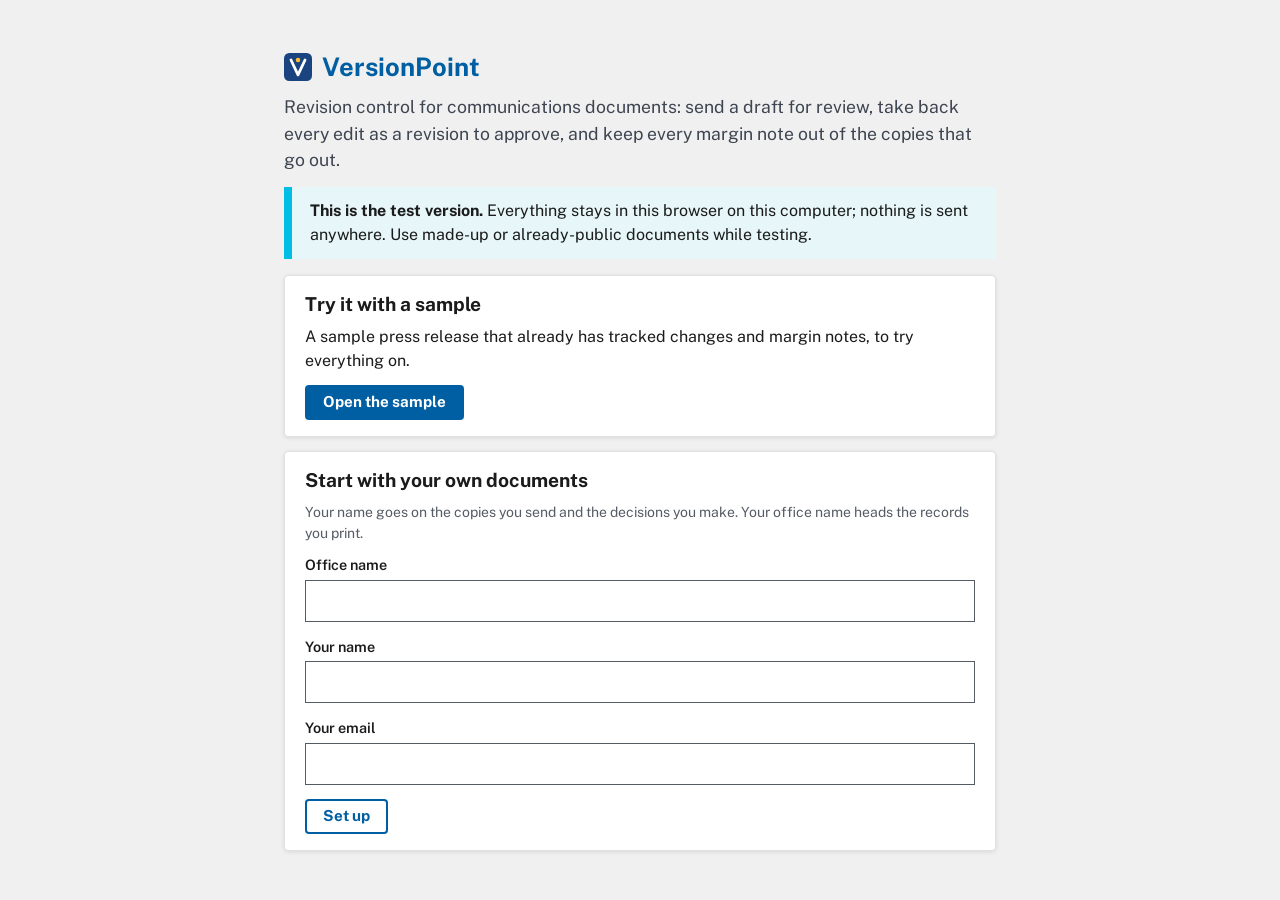
<file: index.html>
<!doctype html>
<html lang="en">
  <head>
    <meta http-equiv="Content-Security-Policy" content="default-src 'self'; script-src 'self' 'wasm-unsafe-eval'; worker-src 'self' blob:; style-src 'self' 'unsafe-inline'; font-src 'self' data:; img-src 'self' data: blob:; connect-src 'self' blob: data:; object-src 'none'; base-uri 'none'; form-action 'none'" />
    <meta name="referrer" content="no-referrer" />
    <meta charset="UTF-8" />
    <meta name="viewport" content="width=device-width, initial-scale=1.0" />
    <title>VersionPoint</title>
    <link rel="icon" href="./favicon.svg" type="image/svg+xml" />
    <script type="module" crossorigin src="./assets/index-DhndPeZX.js"></script>
    <link rel="stylesheet" crossorigin href="./assets/index-DhymI04J.css">
  </head>
  <body>
    <div id="root"></div>
  </body>
</html>
</file>
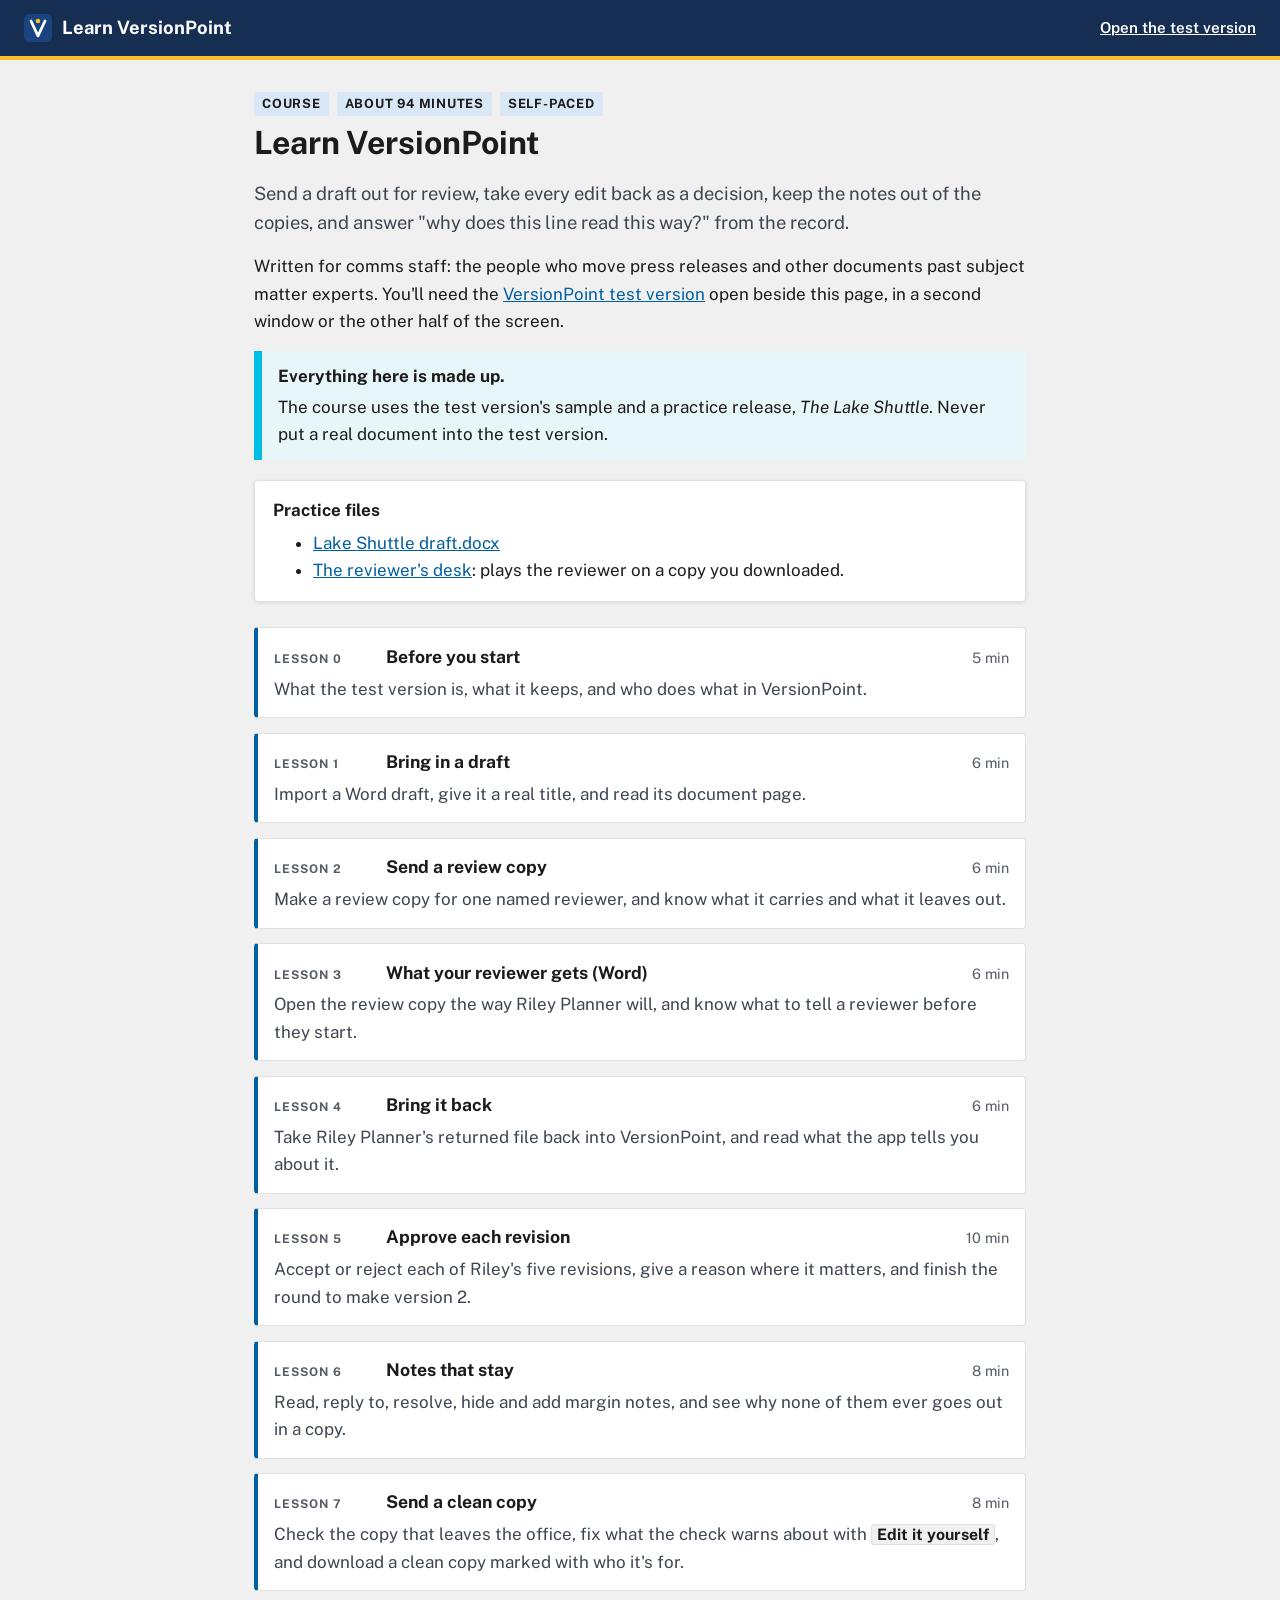
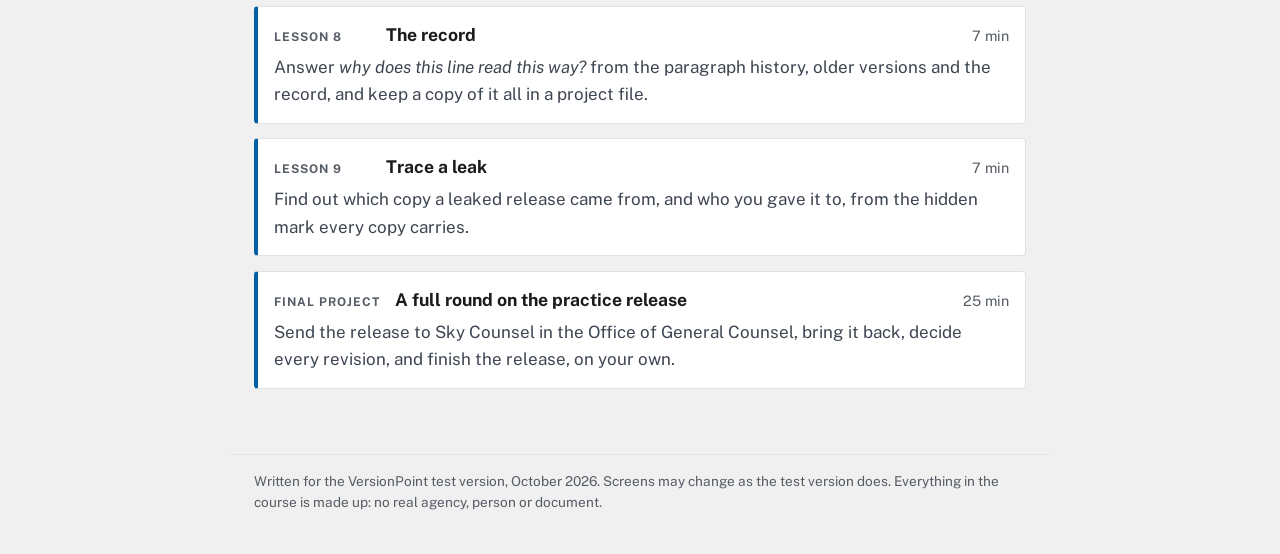
<file: course/index.html>
<!doctype html><html lang="en"><head><meta charset="utf-8"><meta name="viewport" content="width=device-width, initial-scale=1">
<title>All lessons · Learn VersionPoint</title><meta name="robots" content="noindex">
<link rel="icon" href="assets/favicon.svg" type="image/svg+xml">
<link rel="preconnect" href="https://fonts.googleapis.com"><link rel="preconnect" href="https://fonts.gstatic.com" crossorigin>
<link rel="stylesheet" href="https://fonts.googleapis.com/css2?family=Public+Sans:ital,wght@0,400;0,600;0,700;1,400&display=swap">
<link rel="stylesheet" href="assets/course.css"></head><body>
<a class="skip" href="#main">Skip to content</a>
<header class="topbar"><a class="brand" href="index.html"><img src="assets/favicon.svg" alt="" width="28" height="28"> Learn VersionPoint</a>
<span class="spacer"></span><a class="out" href="https://feralucce.github.io/versionpoint-test/">Open the test version</a></header>
<main id="main" class="page"><p class="slate"><span>Course</span><span>About 94 minutes</span><span>Self-paced</span></p><h1>Learn VersionPoint</h1><p class="lede">Send a draft out for review, take every edit back as a decision, keep the notes out of the copies, and answer "why does this line read this way?" from the record.</p><p>Written for comms staff: the people who move press releases and other documents past subject matter experts. You'll need the <a href="https://feralucce.github.io/versionpoint-test/">VersionPoint test version</a> open beside this page, in a second window or the other half of the screen.</p><div class="alert info"><b class="t">Everything here is made up.</b><p>The course uses the test version's sample and a practice release, <i>The Lake Shuttle</i>. Never put a real document into the test version.</p></div><div class="files card"><b>Practice files</b><ul><li><a href="assets/Lake Shuttle draft.docx" download>Lake Shuttle draft.docx</a></li><li><a href="reviewers-desk.html">The reviewer's desk</a>: plays the reviewer on a copy you downloaded.</li></ul></div><ol class="index"><li><a href="lesson-0-before-you-start.html"><span class="ix-n">Lesson 0</span><span class="ix-t">Before you start</span><span class="ix-m">5 min</span></a><p>What the test version is, what it keeps, and who does what in VersionPoint.</p></li><li><a href="lesson-1-bring-in-draft.html"><span class="ix-n">Lesson 1</span><span class="ix-t">Bring in a draft</span><span class="ix-m">6 min</span></a><p>Import a Word draft, give it a real title, and read its document page.</p></li><li><a href="lesson-2-send-review-copy.html"><span class="ix-n">Lesson 2</span><span class="ix-t">Send a review copy</span><span class="ix-m">6 min</span></a><p>Make a review copy for one named reviewer, and know what it carries and what it leaves out.</p></li><li><a href="lesson-3-reviewer-gets.html"><span class="ix-n">Lesson 3</span><span class="ix-t">What your reviewer gets (Word)</span><span class="ix-m">6 min</span></a><p>Open the review copy the way Riley Planner will, and know what to tell a reviewer before they start.</p></li><li><a href="lesson-4-bring-it-back.html"><span class="ix-n">Lesson 4</span><span class="ix-t">Bring it back</span><span class="ix-m">6 min</span></a><p>Take Riley Planner&#x27;s returned file back into VersionPoint, and read what the app tells you about it.</p></li><li><a href="lesson-5-approve-each-revision.html"><span class="ix-n">Lesson 5</span><span class="ix-t">Approve each revision</span><span class="ix-m">10 min</span></a><p>Accept or reject each of Riley&#x27;s five revisions, give a reason where it matters, and finish the round to make version 2.</p></li><li><a href="lesson-6-notes-that-stay.html"><span class="ix-n">Lesson 6</span><span class="ix-t">Notes that stay</span><span class="ix-m">8 min</span></a><p>Read, reply to, resolve, hide and add margin notes, and see why none of them ever goes out in a copy.</p></li><li><a href="lesson-7-clean-copy.html"><span class="ix-n">Lesson 7</span><span class="ix-t">Send a clean copy</span><span class="ix-m">8 min</span></a><p>Check the copy that leaves the office, fix what the check warns about with <span class="ui">Edit it yourself</span>, and download a clean copy marked with who it&#x27;s for.</p></li><li><a href="lesson-8-the-record.html"><span class="ix-n">Lesson 8</span><span class="ix-t">The record</span><span class="ix-m">7 min</span></a><p>Answer <i>why does this line read this way?</i> from the paragraph history, older versions and the record, and keep a copy of it all in a project file.</p></li><li><a href="lesson-9-trace-a-leak.html"><span class="ix-n">Lesson 9</span><span class="ix-t">Trace a leak</span><span class="ix-m">7 min</span></a><p>Find out which copy a leaked release came from, and who you gave it to, from the hidden mark every copy carries.</p></li><li><a href="final-project.html"><span class="ix-n">Final project</span><span class="ix-t">A full round on the practice release</span><span class="ix-m">25 min</span></a><p>Send the release to Sky Counsel in the Office of General Counsel, bring it back, decide every revision, and finish the release, on your own.</p></li></ol></main>
<footer class="foot">Written for the VersionPoint test version, October 2026. Screens may change as the test version does. Everything in the course is made up: no real agency, person or document.</footer>
<script src="assets/course.js"></script></body></html>
</file>
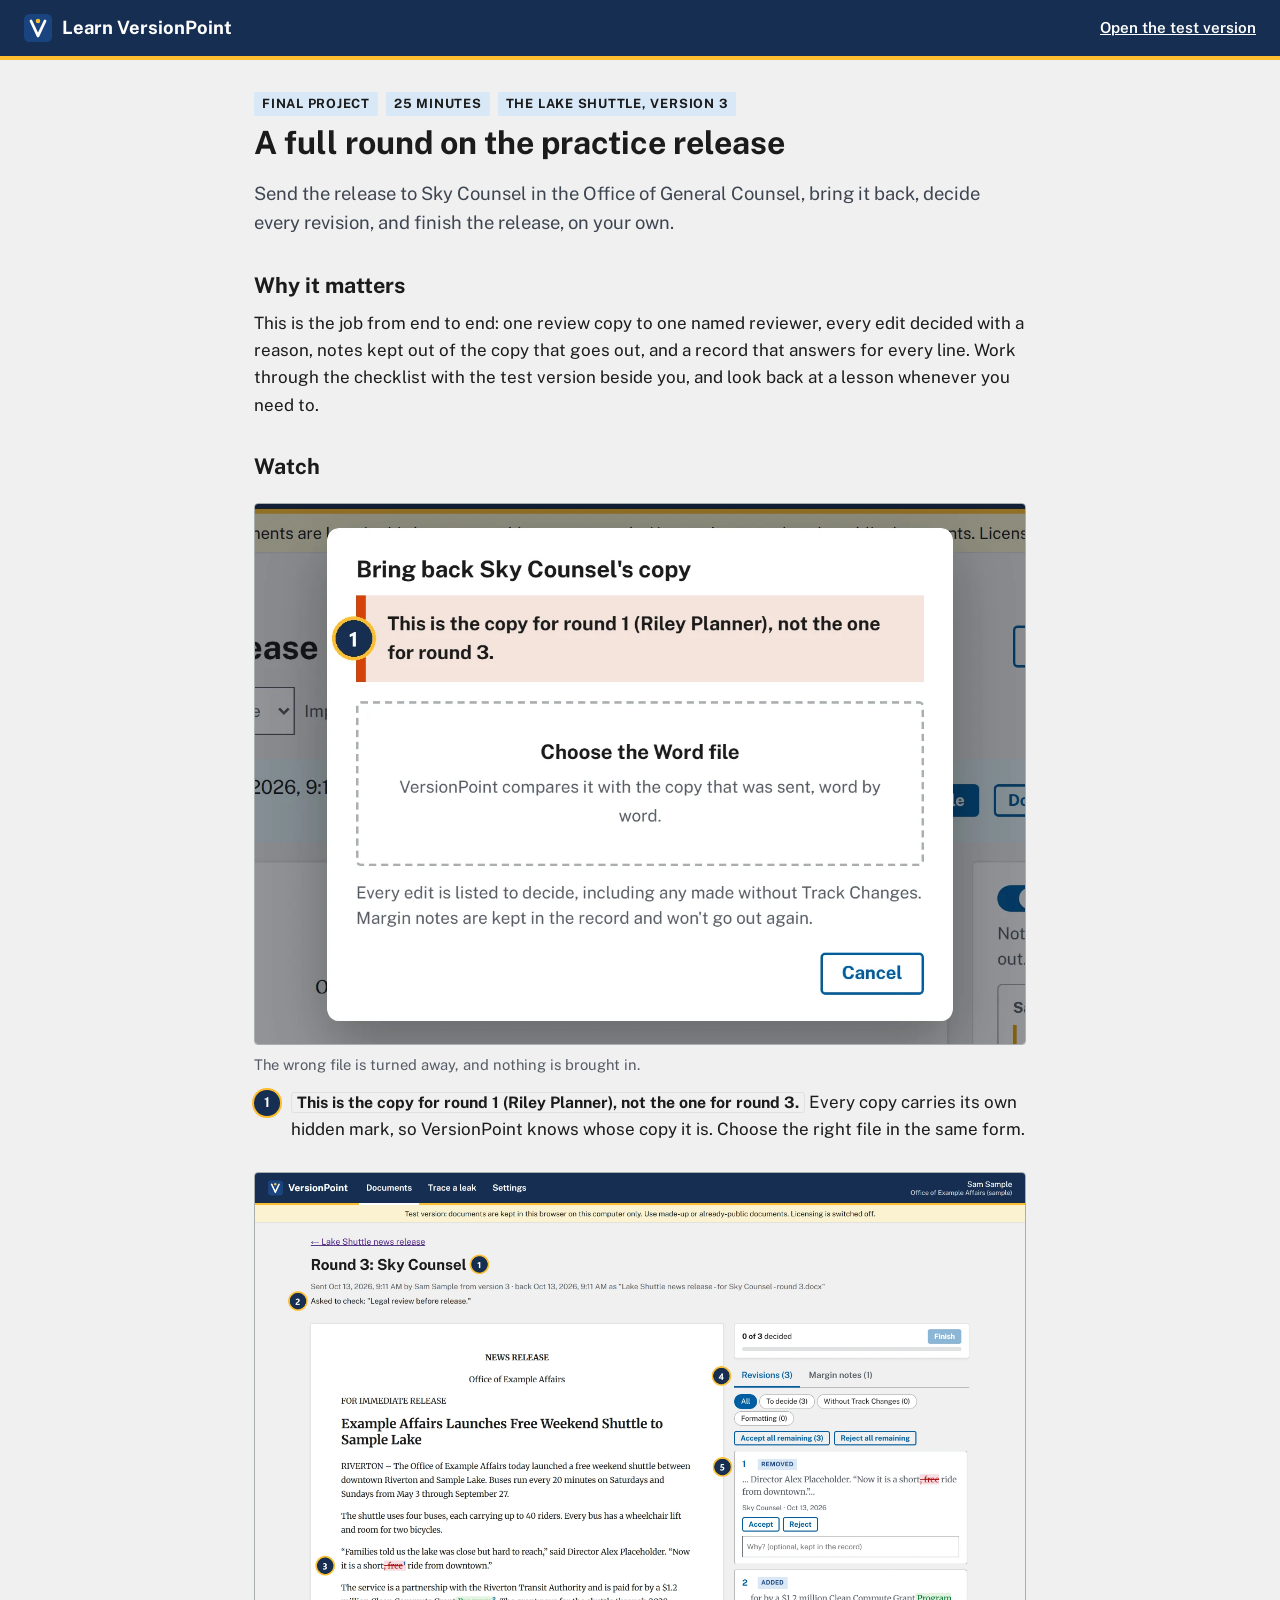
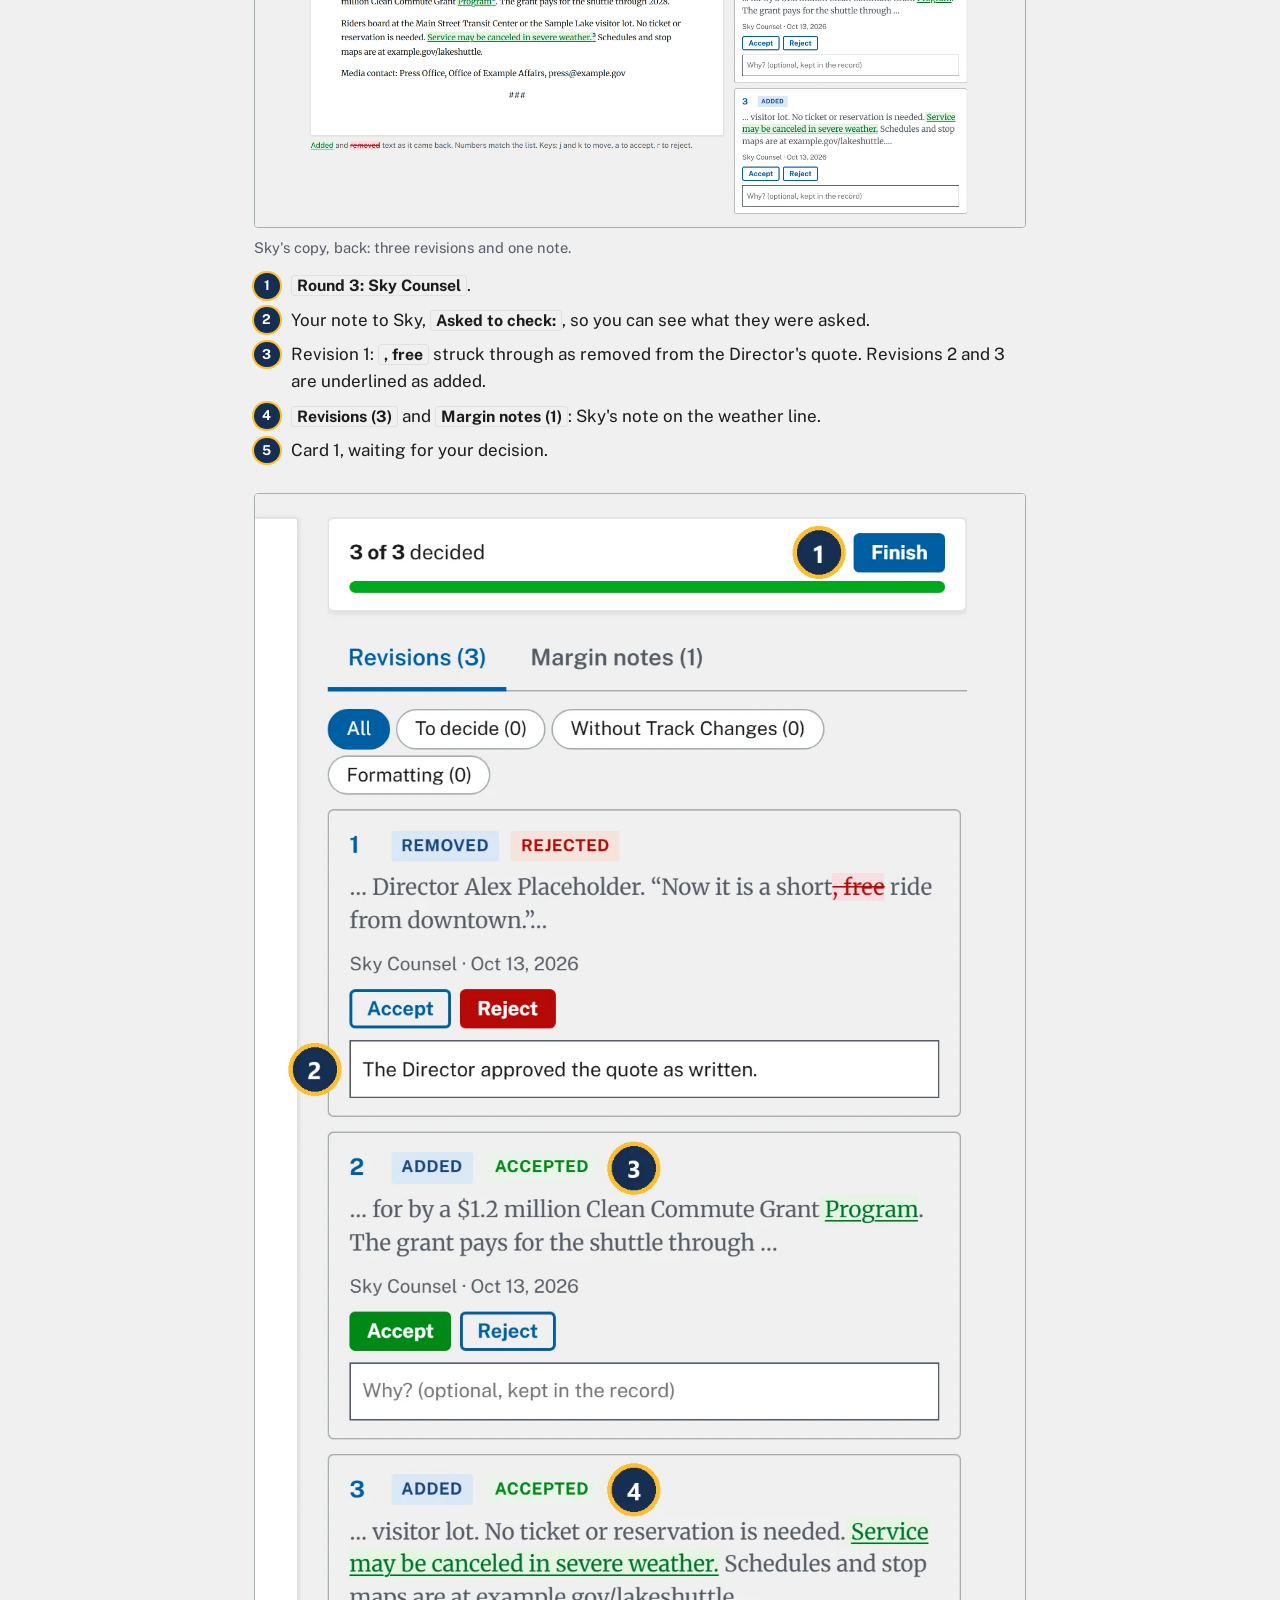
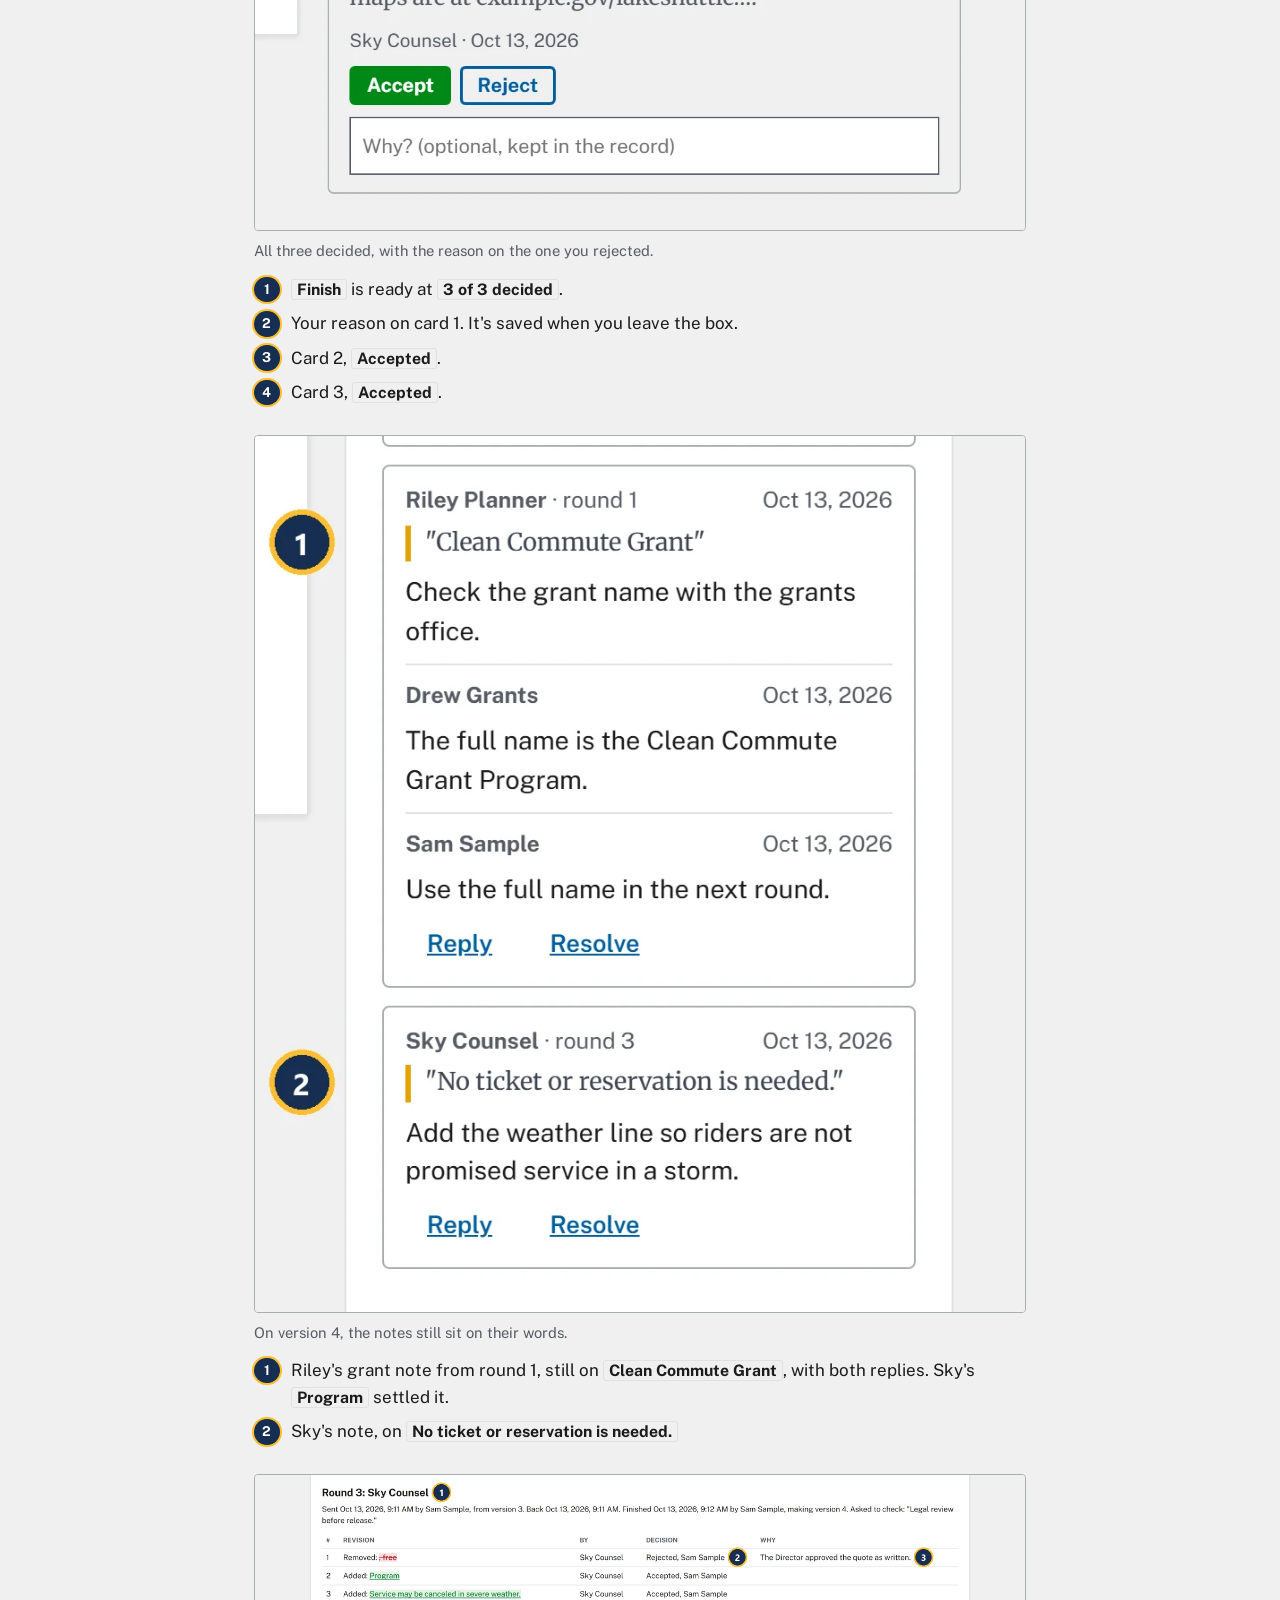
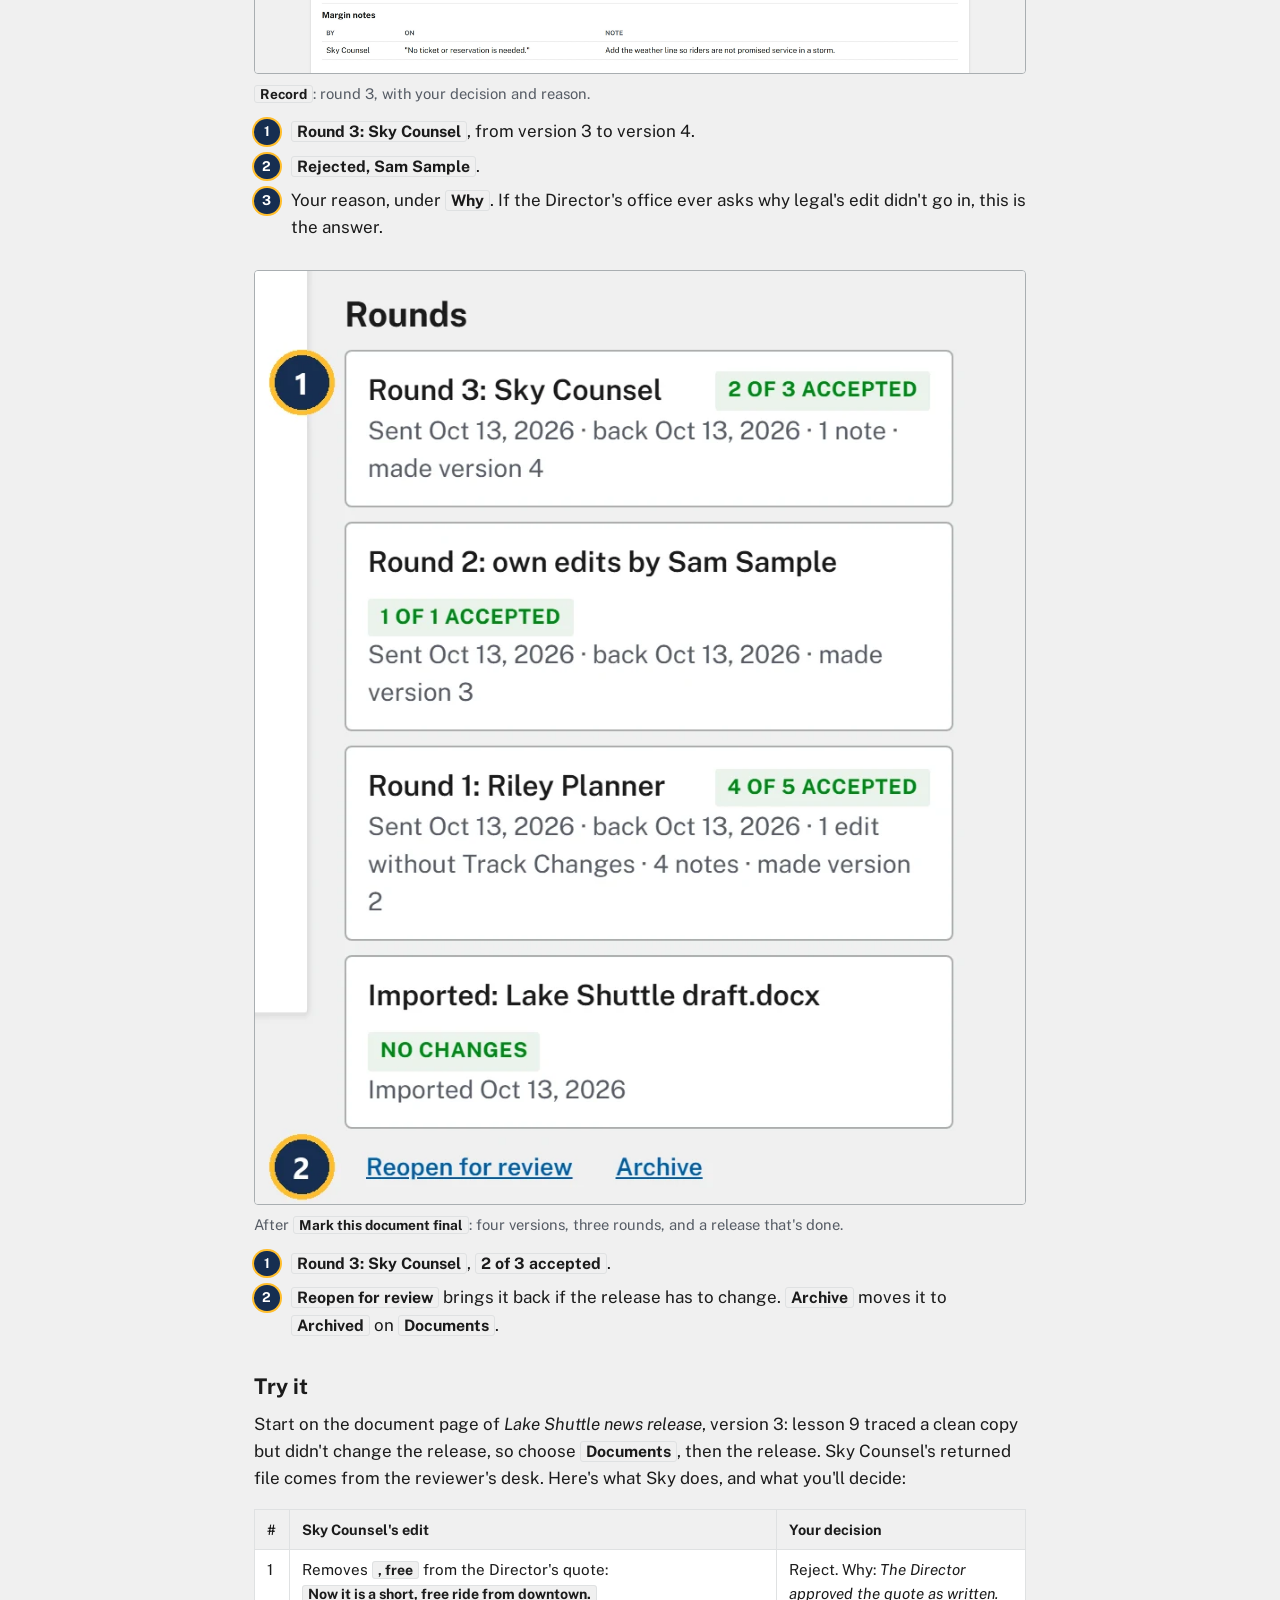
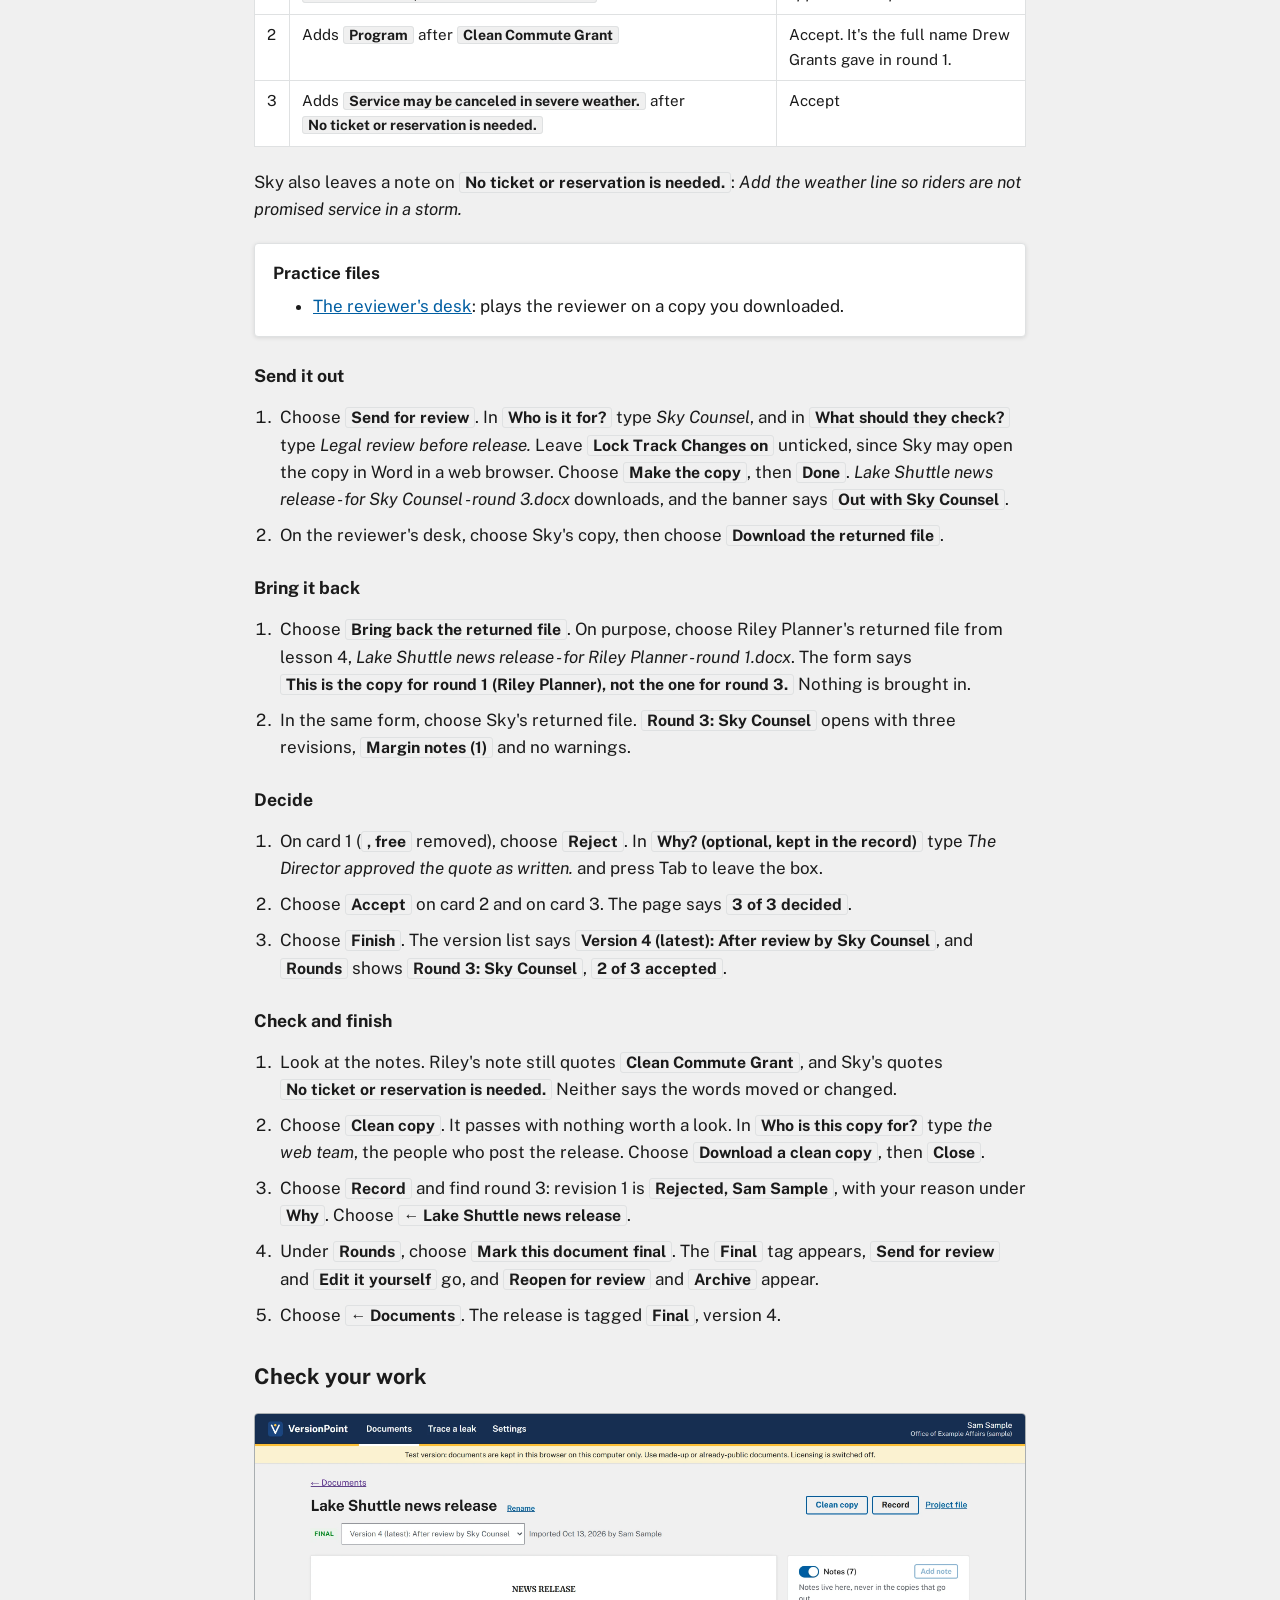
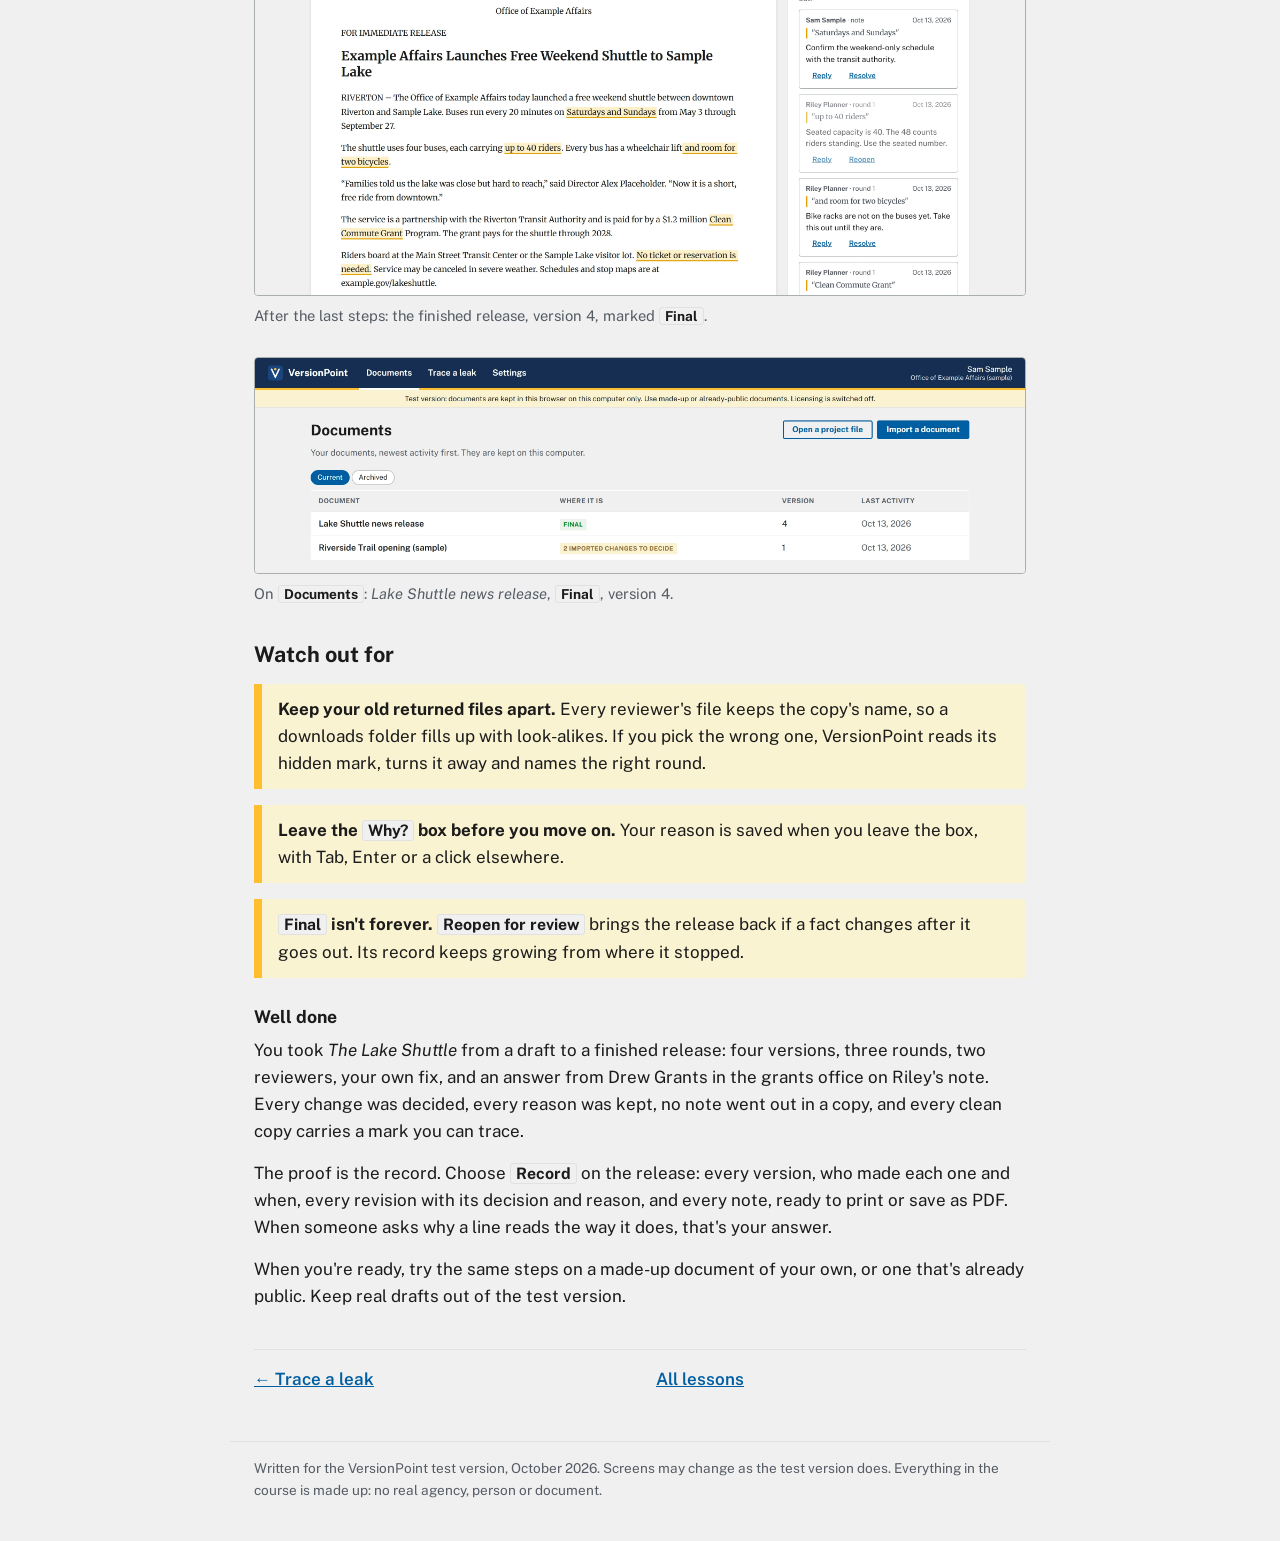
<file: course/final-project.html>
<!doctype html><html lang="en"><head><meta charset="utf-8"><meta name="viewport" content="width=device-width, initial-scale=1">
<title>A full round on the practice release · Learn VersionPoint</title><meta name="robots" content="noindex">
<link rel="icon" href="assets/favicon.svg" type="image/svg+xml">
<link rel="preconnect" href="https://fonts.googleapis.com"><link rel="preconnect" href="https://fonts.gstatic.com" crossorigin>
<link rel="stylesheet" href="https://fonts.googleapis.com/css2?family=Public+Sans:ital,wght@0,400;0,600;0,700;1,400&display=swap">
<link rel="stylesheet" href="assets/course.css"></head><body>
<a class="skip" href="#main">Skip to content</a>
<header class="topbar"><a class="brand" href="index.html"><img src="assets/favicon.svg" alt="" width="28" height="28"> Learn VersionPoint</a>
<span class="spacer"></span><a class="out" href="https://feralucce.github.io/versionpoint-test/">Open the test version</a></header>
<main id="main" class="page"><p class="slate"><span>Final project</span><span>25 minutes</span><span>The Lake Shuttle, version 3</span></p><h1>A full round on the practice release</h1><p class="lede">Send the release to Sky Counsel in the Office of General Counsel, bring it back, decide every revision, and finish the release, on your own.</p><h2>Why it matters</h2><p>This is the job from end to end: one review copy to one named reviewer, every edit decided with a reason, notes kept out of the copy that goes out, and a record that answers for every line. Work through the checklist with the test version beside you, and look back at a lesson whenever you need to.</p><h2>Watch</h2><figure class="shot"><a href="assets/f-wrong-a.webp" class="zoom"><img src="assets/f-wrong-a.webp" alt="The Bring back Sky Counsel&#x27;s copy form with a red alert. Callout 1 marks the alert: This is the copy for round 1 (Riley Planner), not the one for round 3. The Choose the Word file box is still there to try again." loading="lazy"></a><figcaption>The wrong file is turned away, and nothing is brought in.</figcaption><ol class="callouts"><li><span class="ui">This is the copy for round 1 (Riley Planner), not the one for round 3.</span> Every copy carries its own hidden mark, so VersionPoint knows whose copy it is. Choose the right file in the same form.</li></ol></figure><figure class="shot"><a href="assets/f-round3-a.webp" class="zoom"><img src="assets/f-round3-a.webp" alt="The round page for Round 3: Sky Counsel, sent from version 3, 0 of 3 decided, with no warnings. Callout 1 marks the heading Round 3: Sky Counsel. Callout 2 marks Asked to check: &quot;Legal review before release.&quot; Callout 3 marks the quote paragraph, where &quot;, free&quot; is struck through as removed, numbered 1. Program is underlined as added after Clean Commute Grant, numbered 2, and Service may be canceled in severe weather. is underlined as added, numbered 3. Callout 4 marks the tabs Revisions (3) and Margin notes (1). Callout 5 marks card 1, Removed, with Accept, Reject and the Why? box. Cards 2 and 3, both Added, are below it." loading="lazy"></a><figcaption>Sky&#x27;s copy, back: three revisions and one note.</figcaption><ol class="callouts"><li><span class="ui">Round 3: Sky Counsel</span>.</li><li>Your note to Sky, <span class="ui">Asked to check:</span>, so you can see what they were asked.</li><li>Revision 1: <span class="ui">, free</span> struck through as removed from the Director&#x27;s quote. Revisions 2 and 3 are underlined as added.</li><li><span class="ui">Revisions (3)</span> and <span class="ui">Margin notes (1)</span>: Sky&#x27;s note on the weather line.</li><li>Card 1, waiting for your decision.</li></ol></figure><figure class="shot"><a href="assets/f-decided-a.webp" class="zoom"><img src="assets/f-decided-a.webp" alt="The right side of the round page after deciding. Callout 1 marks the Finish button, now ready, beside 3 of 3 decided. Callout 2 marks card 1&#x27;s reason box: The Director approved the quote as written. Card 1 is tagged Removed and Rejected. Callout 3 marks the Accepted tag on card 2, Added Program. Callout 4 marks the Accepted tag on card 3, Added Service may be canceled in severe weather." loading="lazy"></a><figcaption>All three decided, with the reason on the one you rejected.</figcaption><ol class="callouts"><li><span class="ui">Finish</span> is ready at <span class="ui">3 of 3 decided</span>.</li><li>Your reason on card 1. It&#x27;s saved when you leave the box.</li><li>Card 2, <span class="ui">Accepted</span>.</li><li>Card 3, <span class="ui">Accepted</span>.</li></ol></figure><figure class="shot"><a href="assets/f-notes-a.webp" class="zoom"><img src="assets/f-notes-a.webp" alt="Two notes on version 4. Callout 1 marks Riley Planner&#x27;s round 1 note, quoting &quot;Clean Commute Grant&quot;: Check the grant name with the grants office, with Drew Grants&#x27;s reply, The full name is the Clean Commute Grant Program, and Sam Sample&#x27;s reply, Use the full name in the next round. Callout 2 marks Sky Counsel&#x27;s round 3 note, quoting &quot;No ticket or reservation is needed.&quot;: Add the weather line so riders are not promised service in a storm. Neither note says its words moved or changed." loading="lazy"></a><figcaption>On version 4, the notes still sit on their words.</figcaption><ol class="callouts"><li>Riley&#x27;s grant note from round 1, still on <span class="ui">Clean Commute Grant</span>, with both replies. Sky&#x27;s <span class="ui"> Program</span> settled it.</li><li>Sky&#x27;s note, on <span class="ui">No ticket or reservation is needed.</span></li></ol></figure><figure class="shot"><a href="assets/f-record-a.webp" class="zoom"><img src="assets/f-record-a.webp" alt="Round 3 in the record. Callout 1 marks the heading Round 3: Sky Counsel; the line under it says it was sent by Sam Sample from version 3, came back, and was finished by Sam Sample, making version 4, and that Sky was asked to check: Legal review before release. Callout 2 marks Rejected, Sam Sample on revision 1, Removed: , free. Callout 3 marks the reason: The Director approved the quote as written. Revisions 2 and 3 are Accepted, Sam Sample. Under Margin notes, Sky Counsel&#x27;s note on &quot;No ticket or reservation is needed.&quot;" loading="lazy"></a><figcaption><span class="ui">Record</span>: round 3, with your decision and reason.</figcaption><ol class="callouts"><li><span class="ui">Round 3: Sky Counsel</span>, from version 3 to version 4.</li><li><span class="ui">Rejected, Sam Sample</span>.</li><li>Your reason, under <span class="ui">Why</span>. If the Director&#x27;s office ever asks why legal&#x27;s edit didn&#x27;t go in, this is the answer.</li></ol></figure><figure class="shot"><a href="assets/f-final-rounds-a.webp" class="zoom"><img src="assets/f-final-rounds-a.webp" alt="The Rounds list after the release is marked final. Callout 1 marks Round 3: Sky Counsel, tagged 2 of 3 accepted, 1 note, made version 4. Below it: Round 2: own edits by Sam Sample, Round 1: Riley Planner, and the import. Callout 2 marks the Reopen for review and Archive links at the end." loading="lazy"></a><figcaption>After <span class="ui">Mark this document final</span>: four versions, three rounds, and a release that&#x27;s done.</figcaption><ol class="callouts"><li><span class="ui">Round 3: Sky Counsel</span>, <span class="ui">2 of 3 accepted</span>.</li><li><span class="ui">Reopen for review</span> brings it back if the release has to change. <span class="ui">Archive</span> moves it to <span class="ui">Archived</span> on <span class="ui">Documents</span>.</li></ol></figure><h2>Try it</h2><p>Start on the document page of <i>Lake Shuttle news release</i>, version 3: lesson 9 traced a clean copy but didn&#x27;t change the release, so choose <span class="ui">Documents</span>, then the release. Sky Counsel&#x27;s returned file comes from the reviewer&#x27;s desk. Here&#x27;s what Sky does, and what you&#x27;ll decide:</p><div class="tbl"><table><thead><tr><th scope=col>#</th><th scope=col>Sky Counsel&#x27;s edit</th><th scope=col>Your decision</th></tr></thead><tbody><tr><td>1</td><td>Removes <span class="ui">, free</span> from the Director&#x27;s quote: <span class="ui">Now it is a short, free ride from downtown.</span></td><td>Reject. Why: <i>The Director approved the quote as written.</i></td></tr><tr><td>2</td><td>Adds <span class="ui"> Program</span> after <span class="ui">Clean Commute Grant</span></td><td>Accept. It&#x27;s the full name Drew Grants gave in round 1.</td></tr><tr><td>3</td><td>Adds <span class="ui">Service may be canceled in severe weather.</span> after <span class="ui">No ticket or reservation is needed.</span></td><td>Accept</td></tr></tbody></table></div><p>Sky also leaves a note on <span class="ui">No ticket or reservation is needed.</span>: <i>Add the weather line so riders are not promised service in a storm.</i></p><div class="files card"><b>Practice files</b><ul><li><a href="reviewers-desk.html">The reviewer's desk</a>: plays the reviewer on a copy you downloaded.</li></ul></div><h3>Send it out</h3><ol class="steps"><li>Choose <span class="ui">Send for review</span>. In <span class="ui">Who is it for?</span> type <i>Sky Counsel</i>, and in <span class="ui">What should they check?</span> type <i>Legal review before release.</i> Leave <span class="ui">Lock Track Changes on</span> unticked, since Sky may open the copy in Word in a web browser. Choose <span class="ui">Make the copy</span>, then <span class="ui">Done</span>. <i>Lake Shuttle news release - for Sky Counsel - round 3.docx</i> downloads, and the banner says <span class="ui">Out with Sky Counsel</span>.</li><li>On the reviewer&#x27;s desk, choose Sky&#x27;s copy, then choose <span class="ui">Download the returned file</span>.</li></ol><h3>Bring it back</h3><ol class="steps"><li>Choose <span class="ui">Bring back the returned file</span>. On purpose, choose Riley Planner&#x27;s returned file from lesson 4, <i>Lake Shuttle news release - for Riley Planner - round 1.docx</i>. The form says <span class="ui">This is the copy for round 1 (Riley Planner), not the one for round 3.</span> Nothing is brought in.</li><li>In the same form, choose Sky&#x27;s returned file. <span class="ui">Round 3: Sky Counsel</span> opens with three revisions, <span class="ui">Margin notes (1)</span> and no warnings.</li></ol><h3>Decide</h3><ol class="steps"><li>On card 1 (<span class="ui">, free</span> removed), choose <span class="ui">Reject</span>. In <span class="ui">Why? (optional, kept in the record)</span> type <i>The Director approved the quote as written.</i> and press Tab to leave the box.</li><li>Choose <span class="ui">Accept</span> on card 2 and on card 3. The page says <span class="ui">3 of 3 decided</span>.</li><li>Choose <span class="ui">Finish</span>. The version list says <span class="ui">Version 4 (latest): After review by Sky Counsel</span>, and <span class="ui">Rounds</span> shows <span class="ui">Round 3: Sky Counsel</span>, <span class="ui">2 of 3 accepted</span>.</li></ol><h3>Check and finish</h3><ol class="steps"><li>Look at the notes. Riley&#x27;s note still quotes <span class="ui">Clean Commute Grant</span>, and Sky&#x27;s quotes <span class="ui">No ticket or reservation is needed.</span> Neither says the words moved or changed.</li><li>Choose <span class="ui">Clean copy</span>. It passes with nothing worth a look. In <span class="ui">Who is this copy for?</span> type <i>the web team</i>, the people who post the release. Choose <span class="ui">Download a clean copy</span>, then <span class="ui">Close</span>.</li><li>Choose <span class="ui">Record</span> and find round 3: revision 1 is <span class="ui">Rejected, Sam Sample</span>, with your reason under <span class="ui">Why</span>. Choose <span class="ui">← Lake Shuttle news release</span>.</li><li>Under <span class="ui">Rounds</span>, choose <span class="ui">Mark this document final</span>. The <span class="ui">Final</span> tag appears, <span class="ui">Send for review</span> and <span class="ui">Edit it yourself</span> go, and <span class="ui">Reopen for review</span> and <span class="ui">Archive</span> appear.</li><li>Choose <span class="ui">← Documents</span>. The release is tagged <span class="ui">Final</span>, version 4.</li></ol><h2>Check your work</h2><figure class="shot"><a href="assets/f-final.webp" class="zoom"><img src="assets/f-final.webp" alt="The finished release, version 4, marked Final. At the top: the Final tag beside Version 4 (latest): After review by Sky Counsel, and only Clean copy, Record and Project file are offered. The release reads: Buses run every 20 minutes on Saturdays and Sundays from May 3 through September 27. The shuttle uses four buses, each carrying up to 40 riders. Every bus has a wheelchair lift and room for two bicycles. &quot;Riverton families told us the lake was close but hard to reach,&quot; said Director Alex Placeholder. &quot;Now it is a short, free ride from downtown.&quot; The service is paid for by a $1.2 million Clean Commute Grant Program. The grant pays for the shuttle through 2028. No ticket or reservation is needed. Service may be canceled in severe weather." loading="lazy"></a><figcaption>After the last steps: the finished release, version 4, marked <span class="ui">Final</span>.</figcaption></figure><figure class="shot"><a href="assets/f-check.webp" class="zoom"><img src="assets/f-check.webp" alt="The Documents page. Lake Shuttle news release is tagged Final, version 4. Riverside Trail opening (sample) is below it, still tagged 2 imported changes to decide." loading="lazy"></a><figcaption>On <span class="ui">Documents</span>: <i>Lake Shuttle news release</i>, <span class="ui">Final</span>, version 4.</figcaption></figure><h2>Watch out for</h2><div class="alert warning"><b>Keep your old returned files apart.</b> Every reviewer&#x27;s file keeps the copy&#x27;s name, so a downloads folder fills up with look-alikes. If you pick the wrong one, VersionPoint reads its hidden mark, turns it away and names the right round.</div><div class="alert warning"><b>Leave the <span class="ui">Why?</span> box before you move on.</b> Your reason is saved when you leave the box, with Tab, Enter or a click elsewhere.</div><div class="alert warning"><b><span class="ui">Final</span> isn&#x27;t forever.</b> <span class="ui">Reopen for review</span> brings the release back if a fact changes after it goes out. Its record keeps growing from where it stopped.</div><h3>Well done</h3><p>You took <i>The Lake Shuttle</i> from a draft to a finished release: four versions, three rounds, two reviewers, your own fix, and an answer from Drew Grants in the grants office on Riley&#x27;s note. Every change was decided, every reason was kept, no note went out in a copy, and every clean copy carries a mark you can trace.</p><p>The proof is the record. Choose <span class="ui">Record</span> on the release: every version, who made each one and when, every revision with its decision and reason, and every note, ready to print or save as PDF. When someone asks why a line reads the way it does, that&#x27;s your answer.</p><p>When you&#x27;re ready, try the same steps on a made-up document of your own, or one that&#x27;s already public. Keep real drafts out of the test version.</p><nav class="pager" aria-label="Lessons"><a href="lesson-9-trace-a-leak.html" rel="prev">&larr; Trace a leak</a><a href="index.html">All lessons</a><span></span></nav></main>
<footer class="foot">Written for the VersionPoint test version, October 2026. Screens may change as the test version does. Everything in the course is made up: no real agency, person or document.</footer>
<script src="assets/course.js"></script></body></html>
</file>
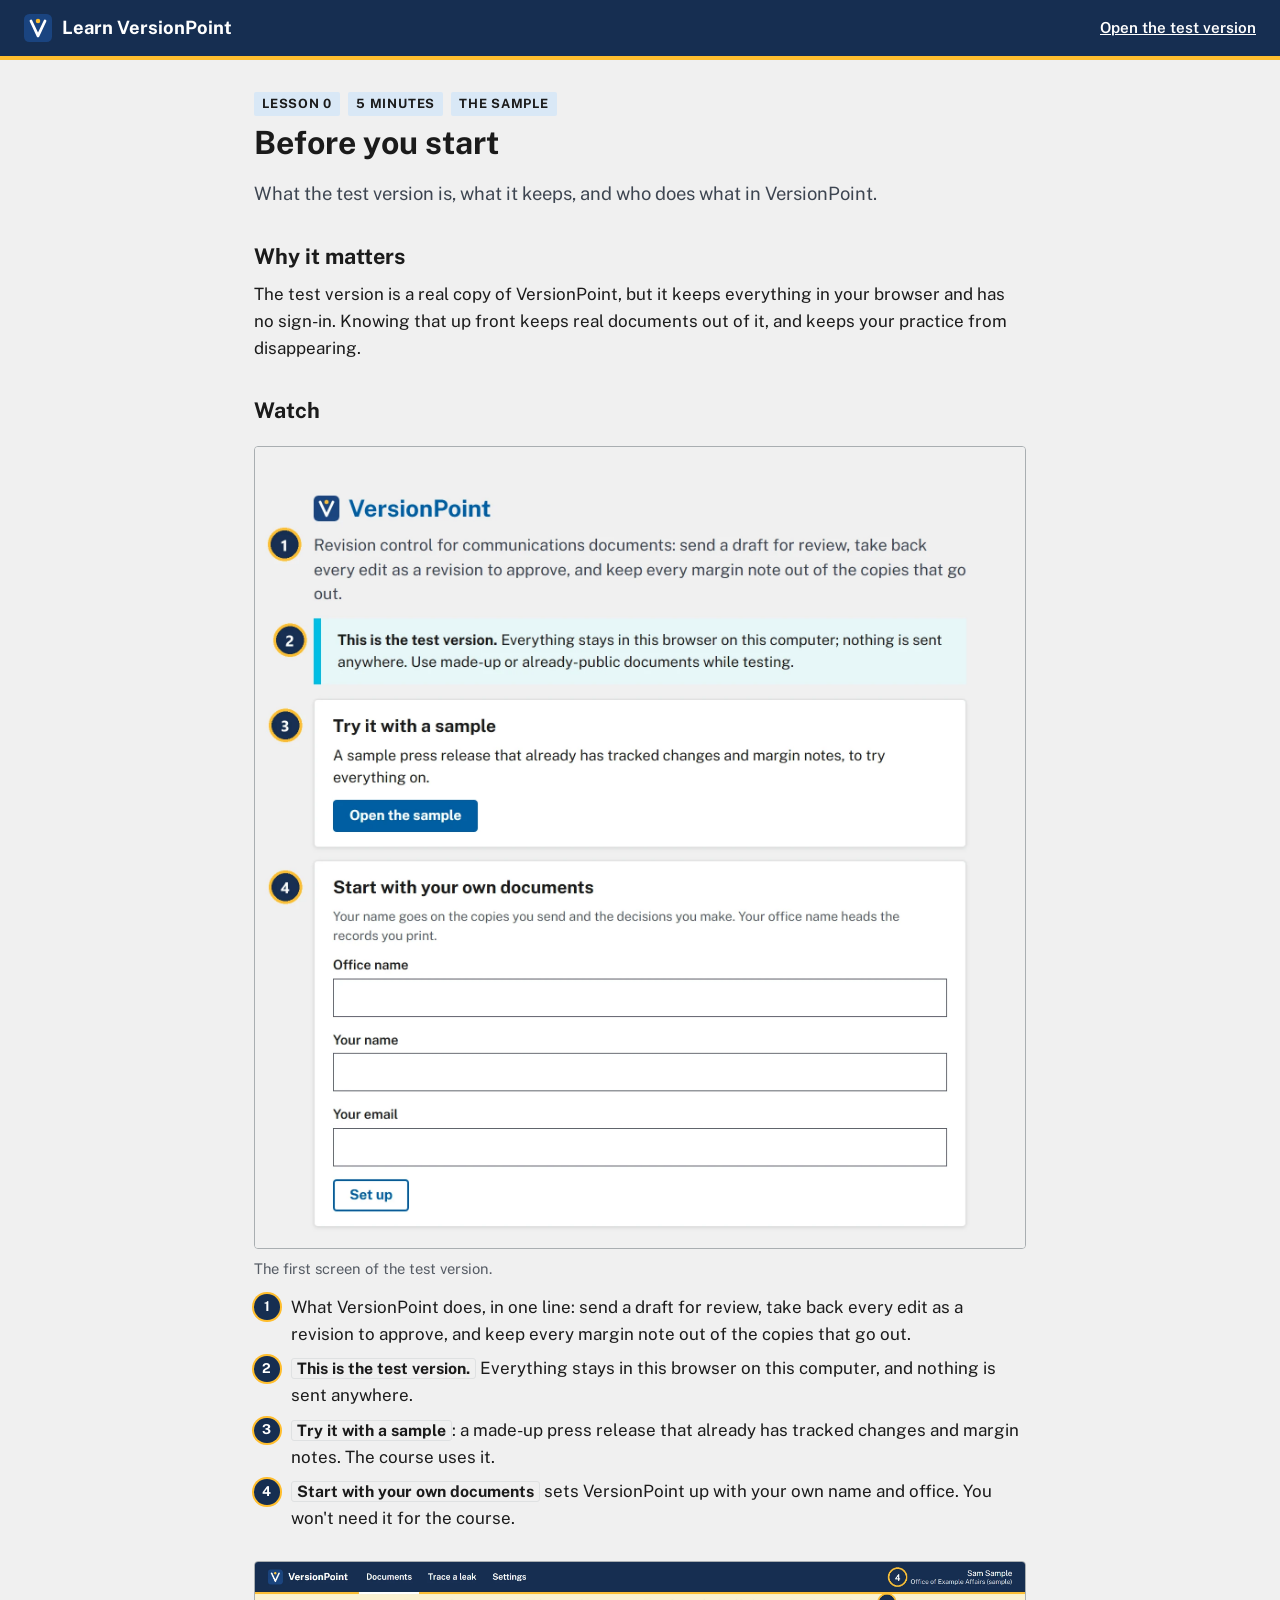
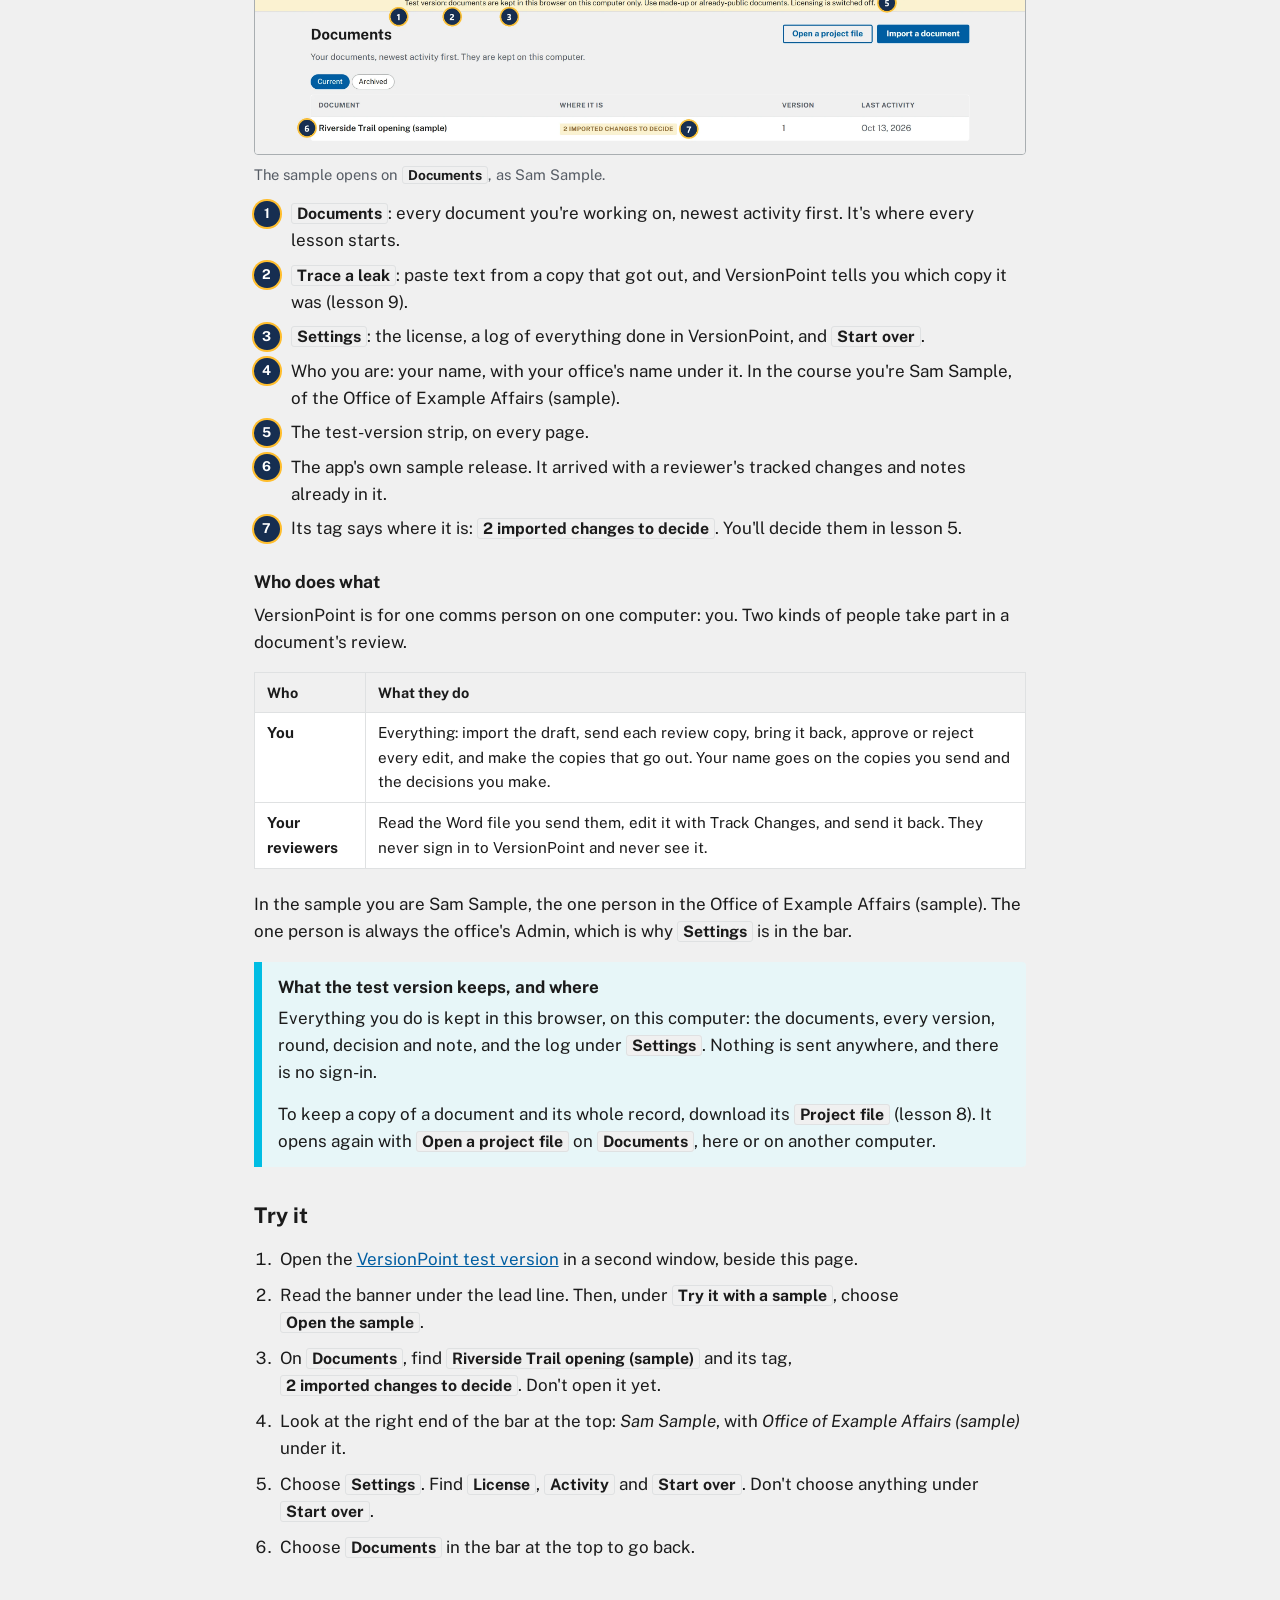
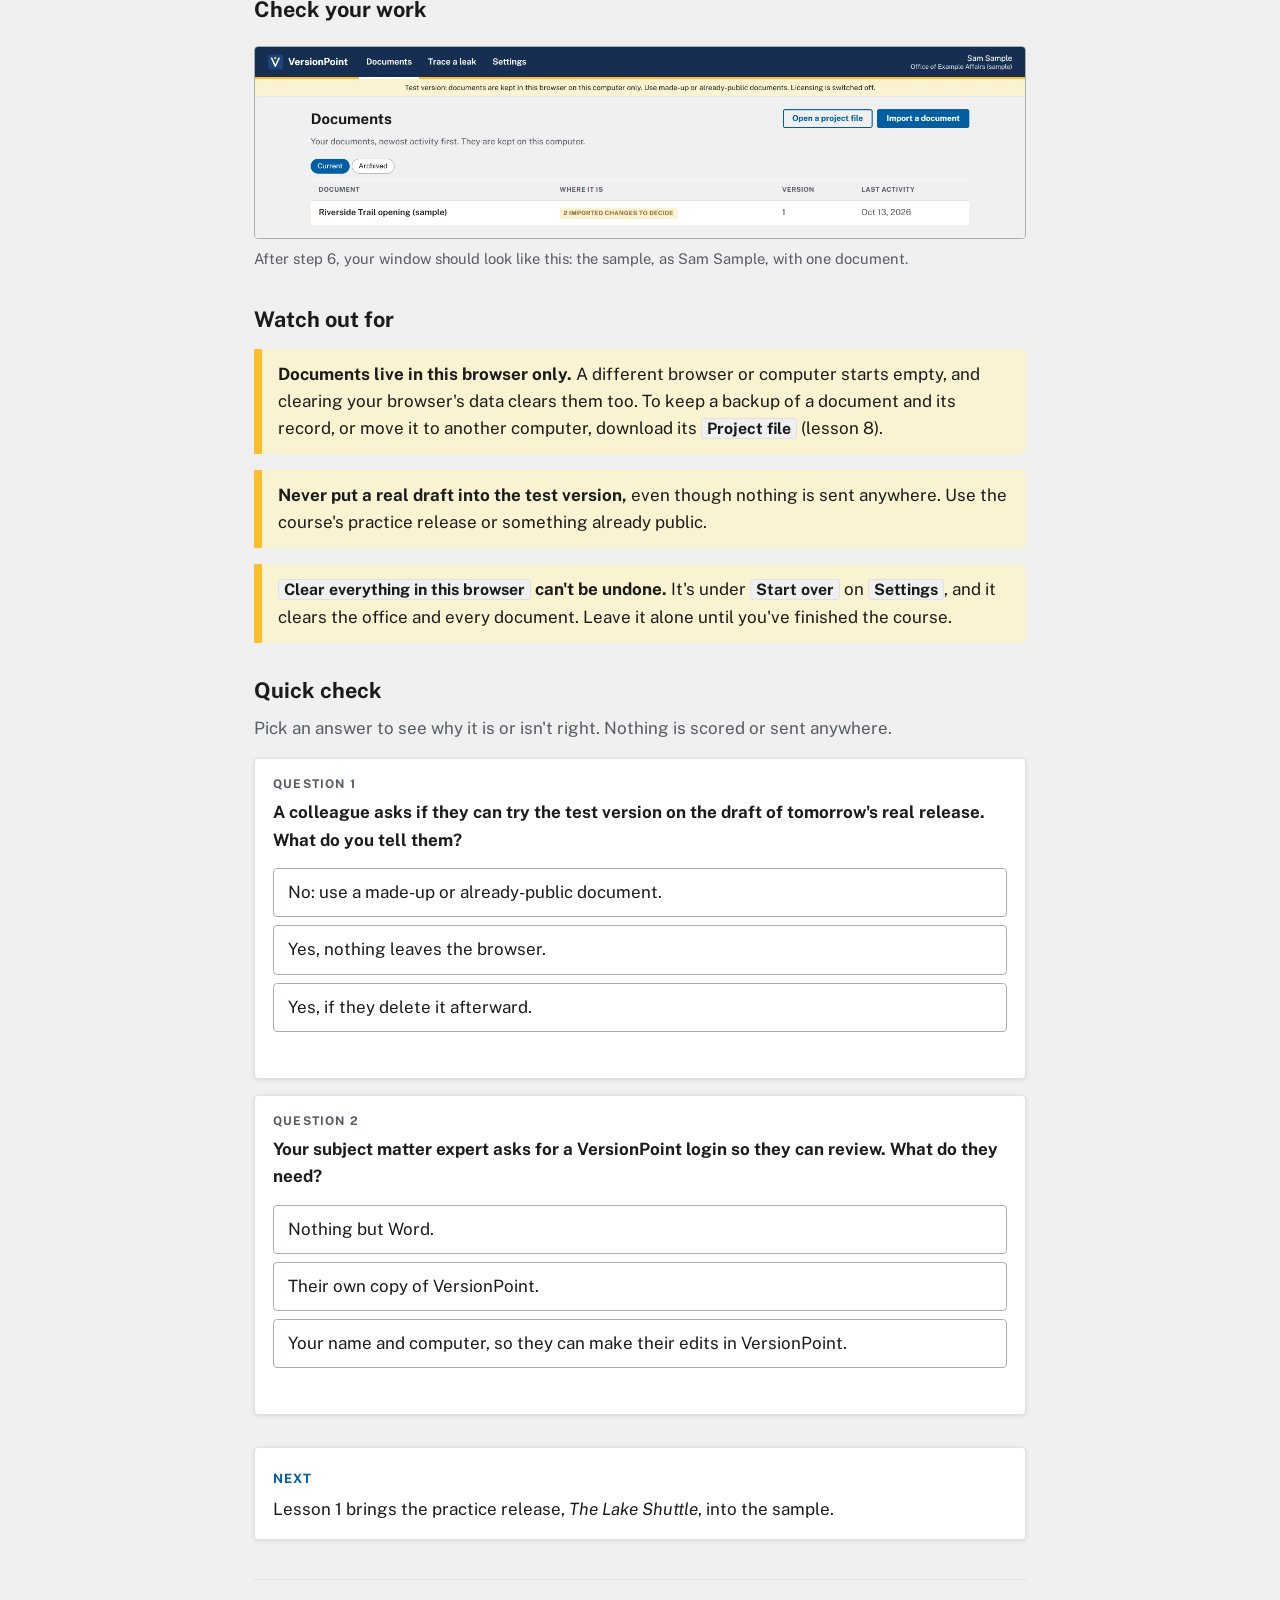
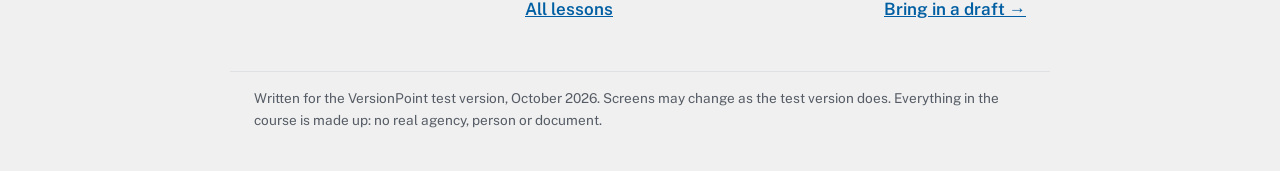
<file: course/lesson-0-before-you-start.html>
<!doctype html><html lang="en"><head><meta charset="utf-8"><meta name="viewport" content="width=device-width, initial-scale=1">
<title>Before you start · Learn VersionPoint</title><meta name="robots" content="noindex">
<link rel="icon" href="assets/favicon.svg" type="image/svg+xml">
<link rel="preconnect" href="https://fonts.googleapis.com"><link rel="preconnect" href="https://fonts.gstatic.com" crossorigin>
<link rel="stylesheet" href="https://fonts.googleapis.com/css2?family=Public+Sans:ital,wght@0,400;0,600;0,700;1,400&display=swap">
<link rel="stylesheet" href="assets/course.css"></head><body>
<a class="skip" href="#main">Skip to content</a>
<header class="topbar"><a class="brand" href="index.html"><img src="assets/favicon.svg" alt="" width="28" height="28"> Learn VersionPoint</a>
<span class="spacer"></span><a class="out" href="https://feralucce.github.io/versionpoint-test/">Open the test version</a></header>
<main id="main" class="page"><p class="slate"><span>Lesson 0</span><span>5 minutes</span><span>The sample</span></p><h1>Before you start</h1><p class="lede">What the test version is, what it keeps, and who does what in VersionPoint.</p><h2>Why it matters</h2><p>The test version is a real copy of VersionPoint, but it keeps everything in your browser and has no sign-in. Knowing that up front keeps real documents out of it, and keeps your practice from disappearing.</p><h2>Watch</h2><figure class="shot"><a href="assets/l0-start-a.webp" class="zoom"><img src="assets/l0-start-a.webp" alt="The VersionPoint test version&#x27;s first screen. Callout 1 marks the lead line: Revision control for communications documents: send a draft for review, take back every edit as a revision to approve, and keep every margin note out of the copies that go out. Callout 2 marks the banner: This is the test version. Everything stays in this browser on this computer; nothing is sent anywhere. Use made-up or already-public documents while testing. Callout 3 marks the Try it with a sample card with its Open the sample button. Callout 4 marks the Start with your own documents card, with Office name, Your name, Your email and Set up." loading="lazy"></a><figcaption>The first screen of the test version.</figcaption><ol class="callouts"><li>What VersionPoint does, in one line: send a draft for review, take back every edit as a revision to approve, and keep every margin note out of the copies that go out.</li><li><span class="ui">This is the test version.</span> Everything stays in this browser on this computer, and nothing is sent anywhere.</li><li><span class="ui">Try it with a sample</span>: a made-up press release that already has tracked changes and margin notes. The course uses it.</li><li><span class="ui">Start with your own documents</span> sets VersionPoint up with your own name and office. You won&#x27;t need it for the course.</li></ol></figure><figure class="shot"><a href="assets/l0-documents-a.webp" class="zoom"><img src="assets/l0-documents-a.webp" alt="The Documents page of the sample. Callouts 1, 2 and 3 sit just under the yellow strip, in line with the three links in the bar at the top: Documents, Trace a leak and Settings. Callout 4 marks the name at the right of the bar, Sam Sample, with Office of Example Affairs (sample) under it. Callout 5 marks the end of the strip under the bar: Test version: documents are kept in this browser on this computer only. Use made-up or already-public documents. Licensing is switched off. Callout 6 marks the one document, Riverside Trail opening (sample), and callout 7 its tag, 2 imported changes to decide. The table&#x27;s other columns show version 1 and the last activity date." loading="lazy"></a><figcaption>The sample opens on <span class="ui">Documents</span>, as Sam Sample.</figcaption><ol class="callouts"><li><span class="ui">Documents</span>: every document you&#x27;re working on, newest activity first. It&#x27;s where every lesson starts.</li><li><span class="ui">Trace a leak</span>: paste text from a copy that got out, and VersionPoint tells you which copy it was (lesson 9).</li><li><span class="ui">Settings</span>: the license, a log of everything done in VersionPoint, and <span class="ui">Start over</span>.</li><li>Who you are: your name, with your office&#x27;s name under it. In the course you&#x27;re Sam Sample, of the Office of Example Affairs (sample).</li><li>The test-version strip, on every page.</li><li>The app&#x27;s own sample release. It arrived with a reviewer&#x27;s tracked changes and notes already in it.</li><li>Its tag says where it is: <span class="ui">2 imported changes to decide</span>. You&#x27;ll decide them in lesson 5.</li></ol></figure><h3>Who does what</h3><p>VersionPoint is for one comms person on one computer: you. Two kinds of people take part in a document&#x27;s review.</p><div class="tbl"><table><thead><tr><th scope=col>Who</th><th scope=col>What they do</th></tr></thead><tbody><tr><td><b>You</b></td><td>Everything: import the draft, send each review copy, bring it back, approve or reject every edit, and make the copies that go out. Your name goes on the copies you send and the decisions you make.</td></tr><tr><td><b>Your reviewers</b></td><td>Read the Word file you send them, edit it with Track Changes, and send it back. They never sign in to VersionPoint and never see it.</td></tr></tbody></table></div><p>In the sample you are Sam Sample, the one person in the Office of Example Affairs (sample). The one person is always the office&#x27;s Admin, which is why <span class="ui">Settings</span> is in the bar.</p><aside class="alert info"><b class="t">What the test version keeps, and where</b><p>Everything you do is kept in this browser, on this computer: the documents, every version, round, decision and note, and the log under <span class="ui">Settings</span>. Nothing is sent anywhere, and there is no sign-in.</p><p>To keep a copy of a document and its whole record, download its <span class="ui">Project file</span> (lesson 8). It opens again with <span class="ui">Open a project file</span> on <span class="ui">Documents</span>, here or on another computer.</p></aside><h2>Try it</h2><ol class="steps"><li>Open the <a href="https://feralucce.github.io/versionpoint-test/">VersionPoint test version</a> in a second window, beside this page.</li><li>Read the banner under the lead line. Then, under <span class="ui">Try it with a sample</span>, choose <span class="ui">Open the sample</span>.</li><li>On <span class="ui">Documents</span>, find <span class="ui">Riverside Trail opening (sample)</span> and its tag, <span class="ui">2 imported changes to decide</span>. Don&#x27;t open it yet.</li><li>Look at the right end of the bar at the top: <i>Sam Sample</i>, with <i>Office of Example Affairs (sample)</i> under it.</li><li>Choose <span class="ui">Settings</span>. Find <span class="ui">License</span>, <span class="ui">Activity</span> and <span class="ui">Start over</span>. Don&#x27;t choose anything under <span class="ui">Start over</span>.</li><li>Choose <span class="ui">Documents</span> in the bar at the top to go back.</li></ol><h2>Check your work</h2><figure class="shot"><a href="assets/l0-check.webp" class="zoom"><img src="assets/l0-check.webp" alt="The sample&#x27;s Documents page, with Sam Sample and Office of Example Affairs (sample) at the right of the top bar, and one document listed: Riverside Trail opening (sample), tagged 2 imported changes to decide, version 1." loading="lazy"></a><figcaption>After step 6, your window should look like this: the sample, as Sam Sample, with one document.</figcaption></figure><h2>Watch out for</h2><div class="alert warning"><b>Documents live in this browser only.</b> A different browser or computer starts empty, and clearing your browser&#x27;s data clears them too. To keep a backup of a document and its record, or move it to another computer, download its <span class="ui">Project file</span> (lesson 8).</div><div class="alert warning"><b>Never put a real draft into the test version,</b> even though nothing is sent anywhere. Use the course&#x27;s practice release or something already public.</div><div class="alert warning"><b><span class="ui">Clear everything in this browser</span> can&#x27;t be undone.</b> It&#x27;s under <span class="ui">Start over</span> on <span class="ui">Settings</span>, and it clears the office and every document. Leave it alone until you&#x27;ve finished the course.</div><h2>Quick check</h2><p class="dim">Pick an answer to see why it is or isn't right. Nothing is scored or sent anywhere.</p><div class="q card"><p class="qn">Question 1</p><p><b>A colleague asks if they can try the test version on the draft of tomorrow&#x27;s real release. What do you tell them?</b></p><div class="choices" role="group" aria-label="Answers to question 1"><button type="button" class="choice" data-right="true" data-fb="The test version says so on every page. Real drafts belong in the agency&#x27;s own VersionPoint once it&#x27;s set up.">No: use a made-up or already-public document.</button><button type="button" class="choice" data-right="false" data-fb="It&#x27;s true nothing is sent anywhere, but the test version still asks for made-up or already-public documents only.">Yes, nothing leaves the browser.</button><button type="button" class="choice" data-right="false" data-fb="The rule is not to put it in at all. Use the practice release instead.">Yes, if they delete it afterward.</button></div><p class="fb" aria-live="polite"></p></div><div class="q card"><p class="qn">Question 2</p><p><b>Your subject matter expert asks for a VersionPoint login so they can review. What do they need?</b></p><div class="choices" role="group" aria-label="Answers to question 2"><button type="button" class="choice" data-right="true" data-fb="Reviewers never sign in. You send them a Word file and they send it back.">Nothing but Word.</button><button type="button" class="choice" data-right="false" data-fb="VersionPoint is yours, on your computer. Reviewers only ever get a Word file from you, and send it back.">Their own copy of VersionPoint.</button><button type="button" class="choice" data-right="false" data-fb="Reviewers never work in VersionPoint. They edit the Word file you send, with Track Changes, and you bring it back.">Your name and computer, so they can make their edits in VersionPoint.</button></div><p class="fb" aria-live="polite"></p></div><div class="next card"><b>Next</b><p>Lesson 1 brings the practice release, <i>The Lake Shuttle</i>, into the sample.</p></div><nav class="pager" aria-label="Lessons"><span></span><a href="index.html">All lessons</a><a href="lesson-1-bring-in-draft.html" rel="next">Bring in a draft &rarr;</a></nav></main>
<footer class="foot">Written for the VersionPoint test version, October 2026. Screens may change as the test version does. Everything in the course is made up: no real agency, person or document.</footer>
<script src="assets/course.js"></script></body></html>
</file>
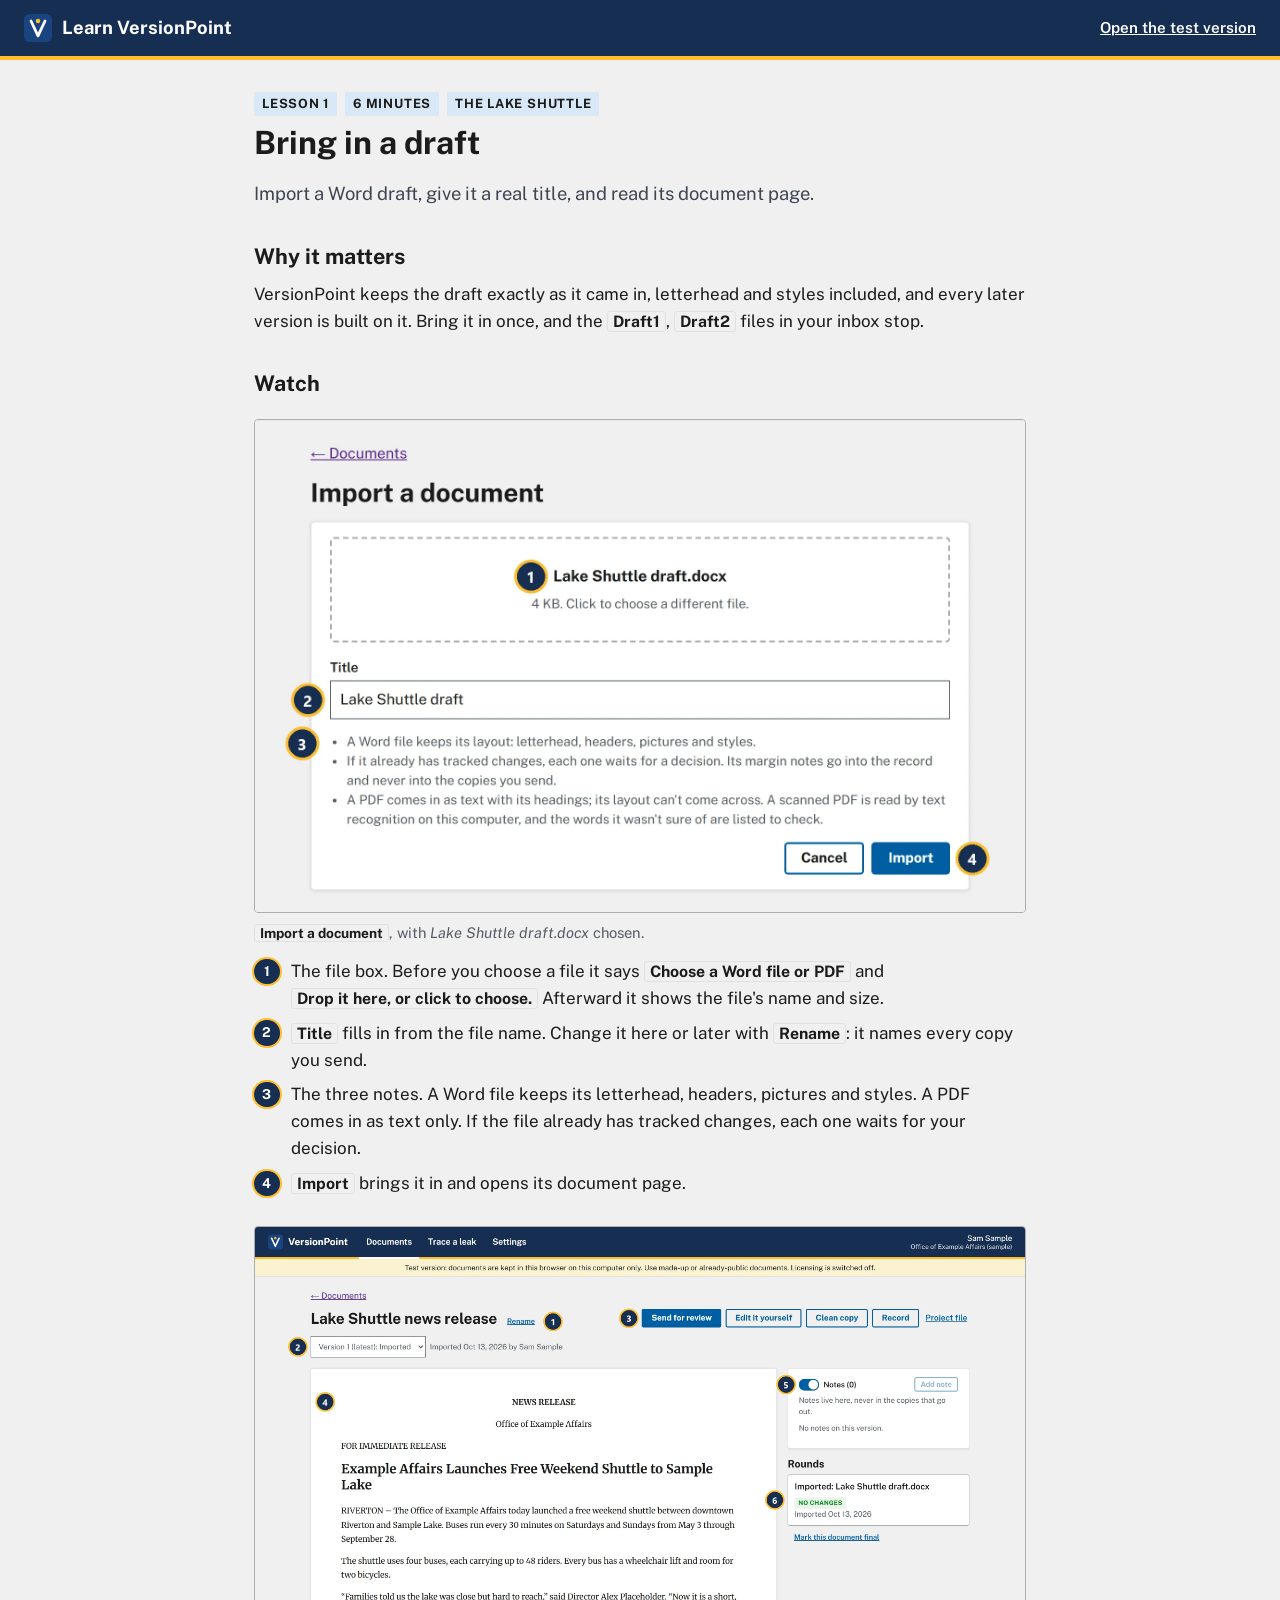
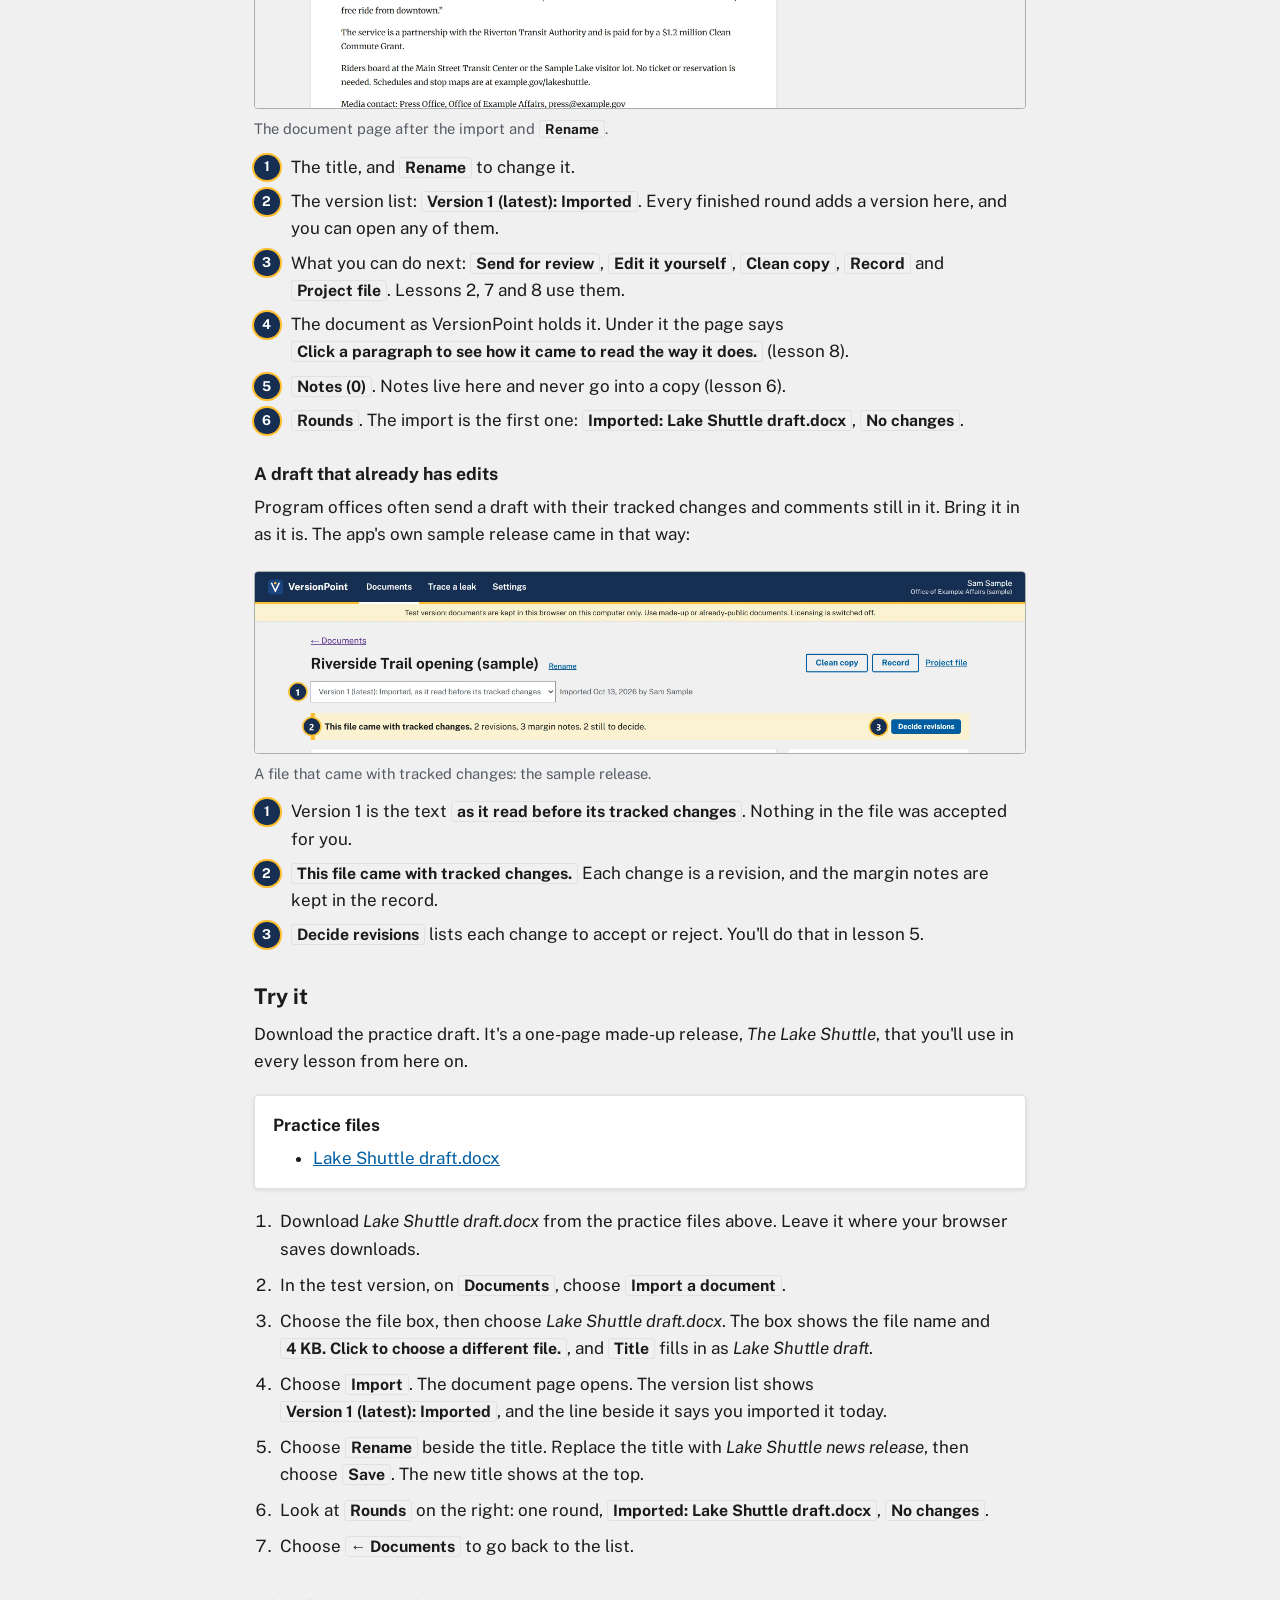
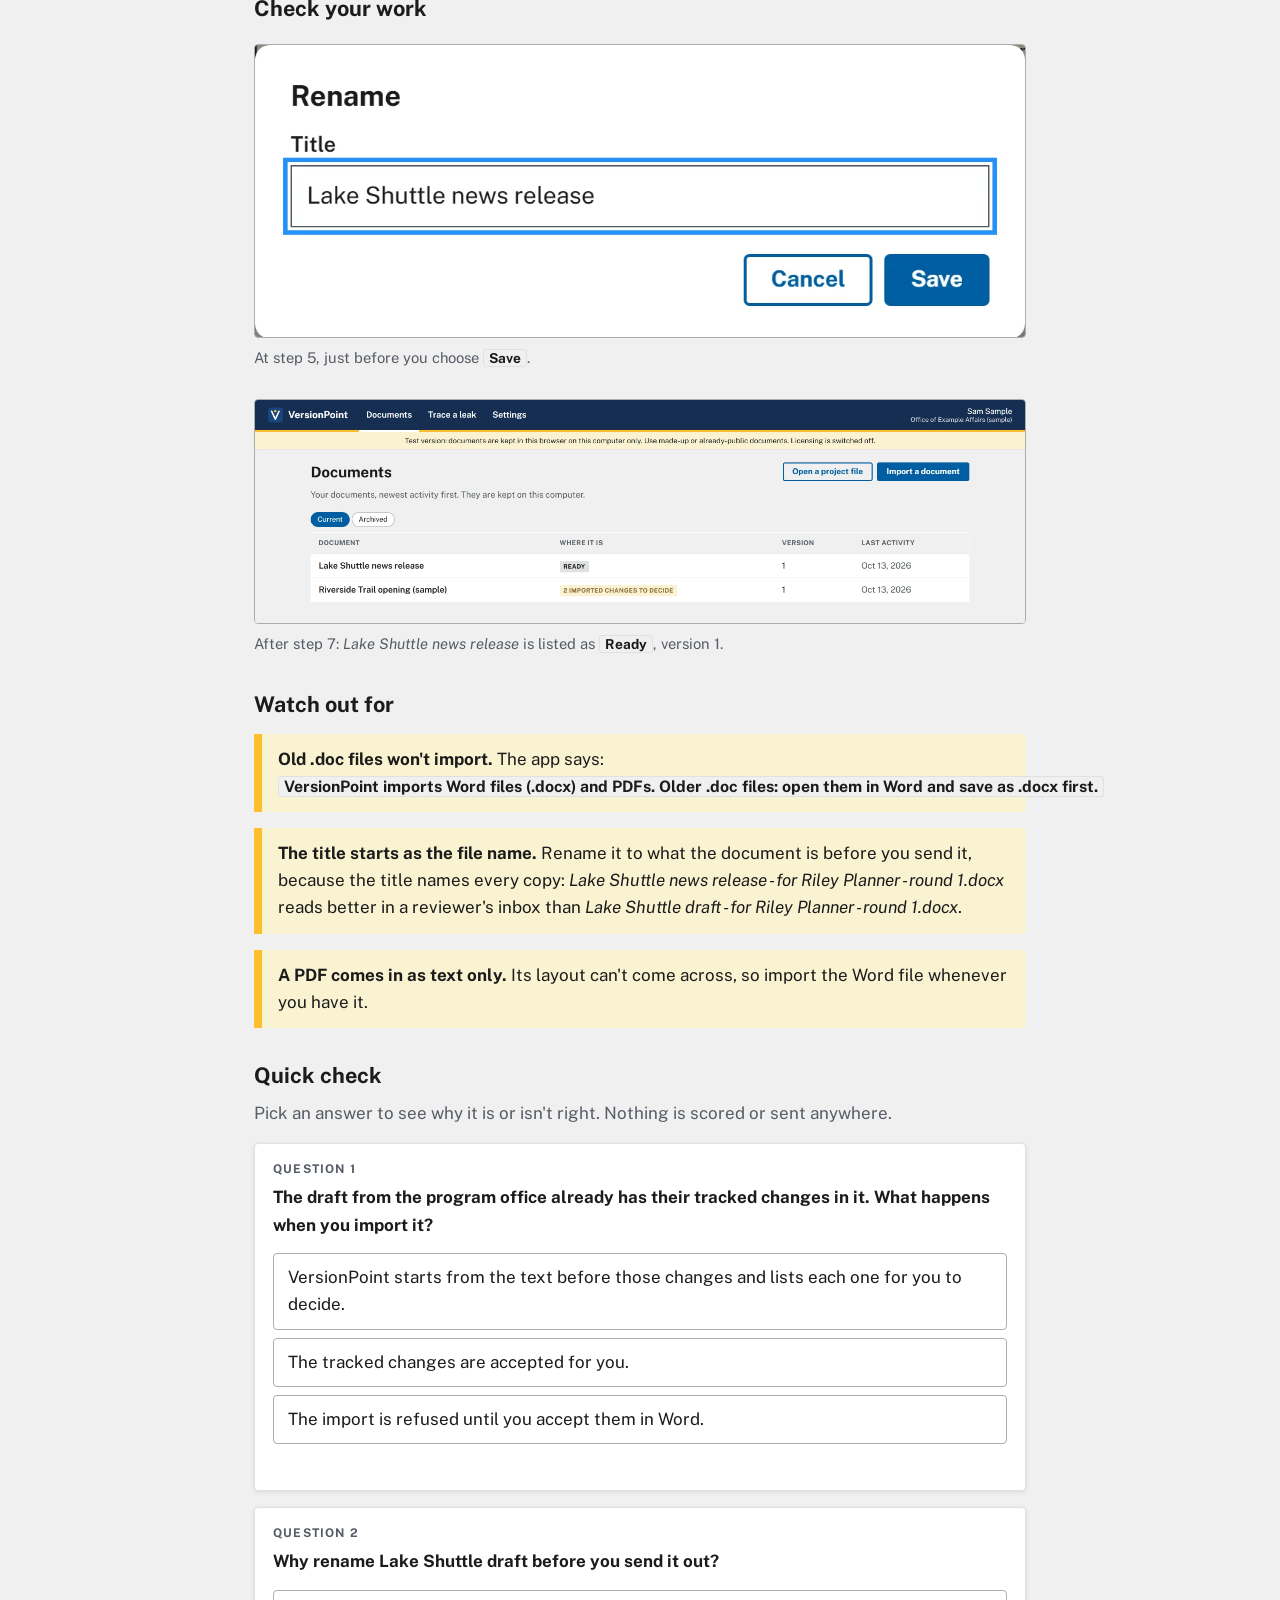
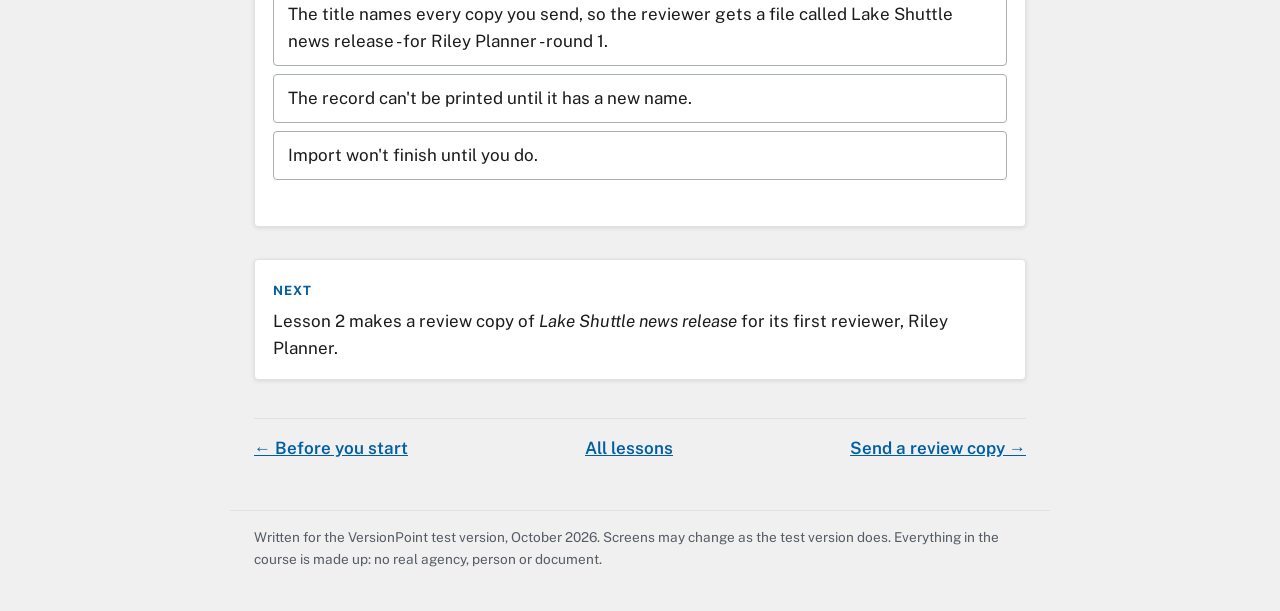
<file: course/lesson-1-bring-in-draft.html>
<!doctype html><html lang="en"><head><meta charset="utf-8"><meta name="viewport" content="width=device-width, initial-scale=1">
<title>Bring in a draft · Learn VersionPoint</title><meta name="robots" content="noindex">
<link rel="icon" href="assets/favicon.svg" type="image/svg+xml">
<link rel="preconnect" href="https://fonts.googleapis.com"><link rel="preconnect" href="https://fonts.gstatic.com" crossorigin>
<link rel="stylesheet" href="https://fonts.googleapis.com/css2?family=Public+Sans:ital,wght@0,400;0,600;0,700;1,400&display=swap">
<link rel="stylesheet" href="assets/course.css"></head><body>
<a class="skip" href="#main">Skip to content</a>
<header class="topbar"><a class="brand" href="index.html"><img src="assets/favicon.svg" alt="" width="28" height="28"> Learn VersionPoint</a>
<span class="spacer"></span><a class="out" href="https://feralucce.github.io/versionpoint-test/">Open the test version</a></header>
<main id="main" class="page"><p class="slate"><span>Lesson 1</span><span>6 minutes</span><span>The Lake Shuttle</span></p><h1>Bring in a draft</h1><p class="lede">Import a Word draft, give it a real title, and read its document page.</p><h2>Why it matters</h2><p>VersionPoint keeps the draft exactly as it came in, letterhead and styles included, and every later version is built on it. Bring it in once, and the <span class="ui">Draft1</span>, <span class="ui">Draft2</span> files in your inbox stop.</p><h2>Watch</h2><figure class="shot"><a href="assets/l1-import-a.webp" class="zoom"><img src="assets/l1-import-a.webp" alt="The Import a document page with the practice draft chosen. Callout 1 marks the file box, which shows Lake Shuttle draft.docx and 4 KB. Click to choose a different file. Callout 2 marks Title, filled in as Lake Shuttle draft. Callout 3 marks the three notes under the form: a Word file keeps its layout; tracked changes each wait for a decision and margin notes never go into copies; a PDF comes in as text. Callout 4 marks the Import button, beside Cancel." loading="lazy"></a><figcaption><span class="ui">Import a document</span>, with <i>Lake Shuttle draft.docx</i> chosen.</figcaption><ol class="callouts"><li>The file box. Before you choose a file it says <span class="ui">Choose a Word file or PDF</span> and <span class="ui">Drop it here, or click to choose.</span> Afterward it shows the file&#x27;s name and size.</li><li><span class="ui">Title</span> fills in from the file name. Change it here or later with <span class="ui">Rename</span>: it names every copy you send.</li><li>The three notes. A Word file keeps its letterhead, headers, pictures and styles. A PDF comes in as text only. If the file already has tracked changes, each one waits for your decision.</li><li><span class="ui">Import</span> brings it in and opens its document page.</li></ol></figure><figure class="shot"><a href="assets/l1-document-a.webp" class="zoom"><img src="assets/l1-document-a.webp" alt="The document page for Lake Shuttle news release. Callout 1 marks the Rename link beside the title. Callout 2 marks the version list, showing Version 1 (latest): Imported, and the line Imported Oct 13, 2026 by Sam Sample. Callout 3 marks the buttons Send for review, Edit it yourself, Clean copy, Record and Project file. Callout 4 marks the release itself, starting NEWS RELEASE, Office of Example Affairs. Callout 5 marks Notes (0), with Notes live here, never in the copies that go out. Callout 6 marks Rounds, with one round: Imported: Lake Shuttle draft.docx, tagged No changes." loading="lazy"></a><figcaption>The document page after the import and <span class="ui">Rename</span>.</figcaption><ol class="callouts"><li>The title, and <span class="ui">Rename</span> to change it.</li><li>The version list: <span class="ui">Version 1 (latest): Imported</span>. Every finished round adds a version here, and you can open any of them.</li><li>What you can do next: <span class="ui">Send for review</span>, <span class="ui">Edit it yourself</span>, <span class="ui">Clean copy</span>, <span class="ui">Record</span> and <span class="ui">Project file</span>. Lessons 2, 7 and 8 use them.</li><li>The document as VersionPoint holds it. Under it the page says <span class="ui">Click a paragraph to see how it came to read the way it does.</span> (lesson 8).</li><li><span class="ui">Notes (0)</span>. Notes live here and never go into a copy (lesson 6).</li><li><span class="ui">Rounds</span>. The import is the first one: <span class="ui">Imported: Lake Shuttle draft.docx</span>, <span class="ui">No changes</span>.</li></ol></figure><h3>A draft that already has edits</h3><p>Program offices often send a draft with their tracked changes and comments still in it. Bring it in as it is. The app&#x27;s own sample release came in that way:</p><figure class="shot"><a href="assets/l1-sample-a.webp" class="zoom"><img src="assets/l1-sample-a.webp" alt="The top of the document page for Riverside Trail opening (sample). Callout 1 marks the version list: Version 1 (latest): Imported, as it read before its tracked changes. Callout 2 marks the yellow banner: This file came with tracked changes. 2 revisions, 3 margin notes. 2 still to decide. Callout 3 marks the Decide revisions button at the end of the banner." loading="lazy"></a><figcaption>A file that came with tracked changes: the sample release.</figcaption><ol class="callouts"><li>Version 1 is the text <span class="ui">as it read before its tracked changes</span>. Nothing in the file was accepted for you.</li><li><span class="ui">This file came with tracked changes.</span> Each change is a revision, and the margin notes are kept in the record.</li><li><span class="ui">Decide revisions</span> lists each change to accept or reject. You&#x27;ll do that in lesson 5.</li></ol></figure><h2>Try it</h2><p>Download the practice draft. It&#x27;s a one-page made-up release, <i>The Lake Shuttle</i>, that you&#x27;ll use in every lesson from here on.</p><div class="files card"><b>Practice files</b><ul><li><a href="assets/Lake Shuttle draft.docx" download>Lake Shuttle draft.docx</a></li></ul></div><ol class="steps"><li>Download <i>Lake Shuttle draft.docx</i> from the practice files above. Leave it where your browser saves downloads.</li><li>In the test version, on <span class="ui">Documents</span>, choose <span class="ui">Import a document</span>.</li><li>Choose the file box, then choose <i>Lake Shuttle draft.docx</i>. The box shows the file name and <span class="ui">4 KB. Click to choose a different file.</span>, and <span class="ui">Title</span> fills in as <i>Lake Shuttle draft</i>.</li><li>Choose <span class="ui">Import</span>. The document page opens. The version list shows <span class="ui">Version 1 (latest): Imported</span>, and the line beside it says you imported it today.</li><li>Choose <span class="ui">Rename</span> beside the title. Replace the title with <i>Lake Shuttle news release</i>, then choose <span class="ui">Save</span>. The new title shows at the top.</li><li>Look at <span class="ui">Rounds</span> on the right: one round, <span class="ui">Imported: Lake Shuttle draft.docx</span>, <span class="ui">No changes</span>.</li><li>Choose <span class="ui">← Documents</span> to go back to the list.</li></ol><h2>Check your work</h2><figure class="shot"><a href="assets/l1-rename.webp" class="zoom"><img src="assets/l1-rename.webp" alt="The Rename form, with Title set to Lake Shuttle news release, and the buttons Cancel and Save." loading="lazy"></a><figcaption>At step 5, just before you choose <span class="ui">Save</span>.</figcaption></figure><figure class="shot"><a href="assets/l1-check.webp" class="zoom"><img src="assets/l1-check.webp" alt="The Documents page as Sam Sample with two documents. Lake Shuttle news release, tagged Ready, version 1. Below it, Riverside Trail opening (sample), tagged 2 imported changes to decide." loading="lazy"></a><figcaption>After step 7: <i>Lake Shuttle news release</i> is listed as <span class="ui">Ready</span>, version 1.</figcaption></figure><h2>Watch out for</h2><div class="alert warning"><b>Old .doc files won&#x27;t import.</b> The app says: <span class="ui">VersionPoint imports Word files (.docx) and PDFs. Older .doc files: open them in Word and save as .docx first.</span></div><div class="alert warning"><b>The title starts as the file name.</b> Rename it to what the document is before you send it, because the title names every copy: <i>Lake Shuttle news release - for Riley Planner - round 1.docx</i> reads better in a reviewer&#x27;s inbox than <i>Lake Shuttle draft - for Riley Planner - round 1.docx</i>.</div><div class="alert warning"><b>A PDF comes in as text only.</b> Its layout can&#x27;t come across, so import the Word file whenever you have it.</div><h2>Quick check</h2><p class="dim">Pick an answer to see why it is or isn't right. Nothing is scored or sent anywhere.</p><div class="q card"><p class="qn">Question 1</p><p><b>The draft from the program office already has their tracked changes in it. What happens when you import it?</b></p><div class="choices" role="group" aria-label="Answers to question 1"><button type="button" class="choice" data-right="true" data-fb="Right. The version reads &quot;Imported, as it read before its tracked changes&quot;, and each change waits under &quot;Decide revisions&quot;.">VersionPoint starts from the text before those changes and lists each one for you to decide.</button><button type="button" class="choice" data-right="false" data-fb="Nothing is accepted without a decision. Version 1 is the text before the changes, and each one waits under &quot;Decide revisions&quot;.">The tracked changes are accepted for you.</button><button type="button" class="choice" data-right="false" data-fb="Bring it in as it is. Version 1 is the text before the changes, and VersionPoint lists every change under &quot;Decide revisions&quot;.">The import is refused until you accept them in Word.</button></div><p class="fb" aria-live="polite"></p></div><div class="q card"><p class="qn">Question 2</p><p><b>Why rename Lake Shuttle draft before you send it out?</b></p><div class="choices" role="group" aria-label="Answers to question 2"><button type="button" class="choice" data-right="true" data-fb="Right. The title travels on every copy&#x27;s file name and in the record.">The title names every copy you send, so the reviewer gets a file called Lake Shuttle news release - for Riley Planner - round 1.</button><button type="button" class="choice" data-right="false" data-fb="The record works with any title. Rename because the title names every copy you send.">The record can&#x27;t be printed until it has a new name.</button><button type="button" class="choice" data-right="false" data-fb="The import finished with the file&#x27;s own name. Rename because the title names every copy you send.">Import won&#x27;t finish until you do.</button></div><p class="fb" aria-live="polite"></p></div><div class="next card"><b>Next</b><p>Lesson 2 makes a review copy of <i>Lake Shuttle news release</i> for its first reviewer, Riley Planner.</p></div><nav class="pager" aria-label="Lessons"><a href="lesson-0-before-you-start.html" rel="prev">&larr; Before you start</a><a href="index.html">All lessons</a><a href="lesson-2-send-review-copy.html" rel="next">Send a review copy &rarr;</a></nav></main>
<footer class="foot">Written for the VersionPoint test version, October 2026. Screens may change as the test version does. Everything in the course is made up: no real agency, person or document.</footer>
<script src="assets/course.js"></script></body></html>
</file>
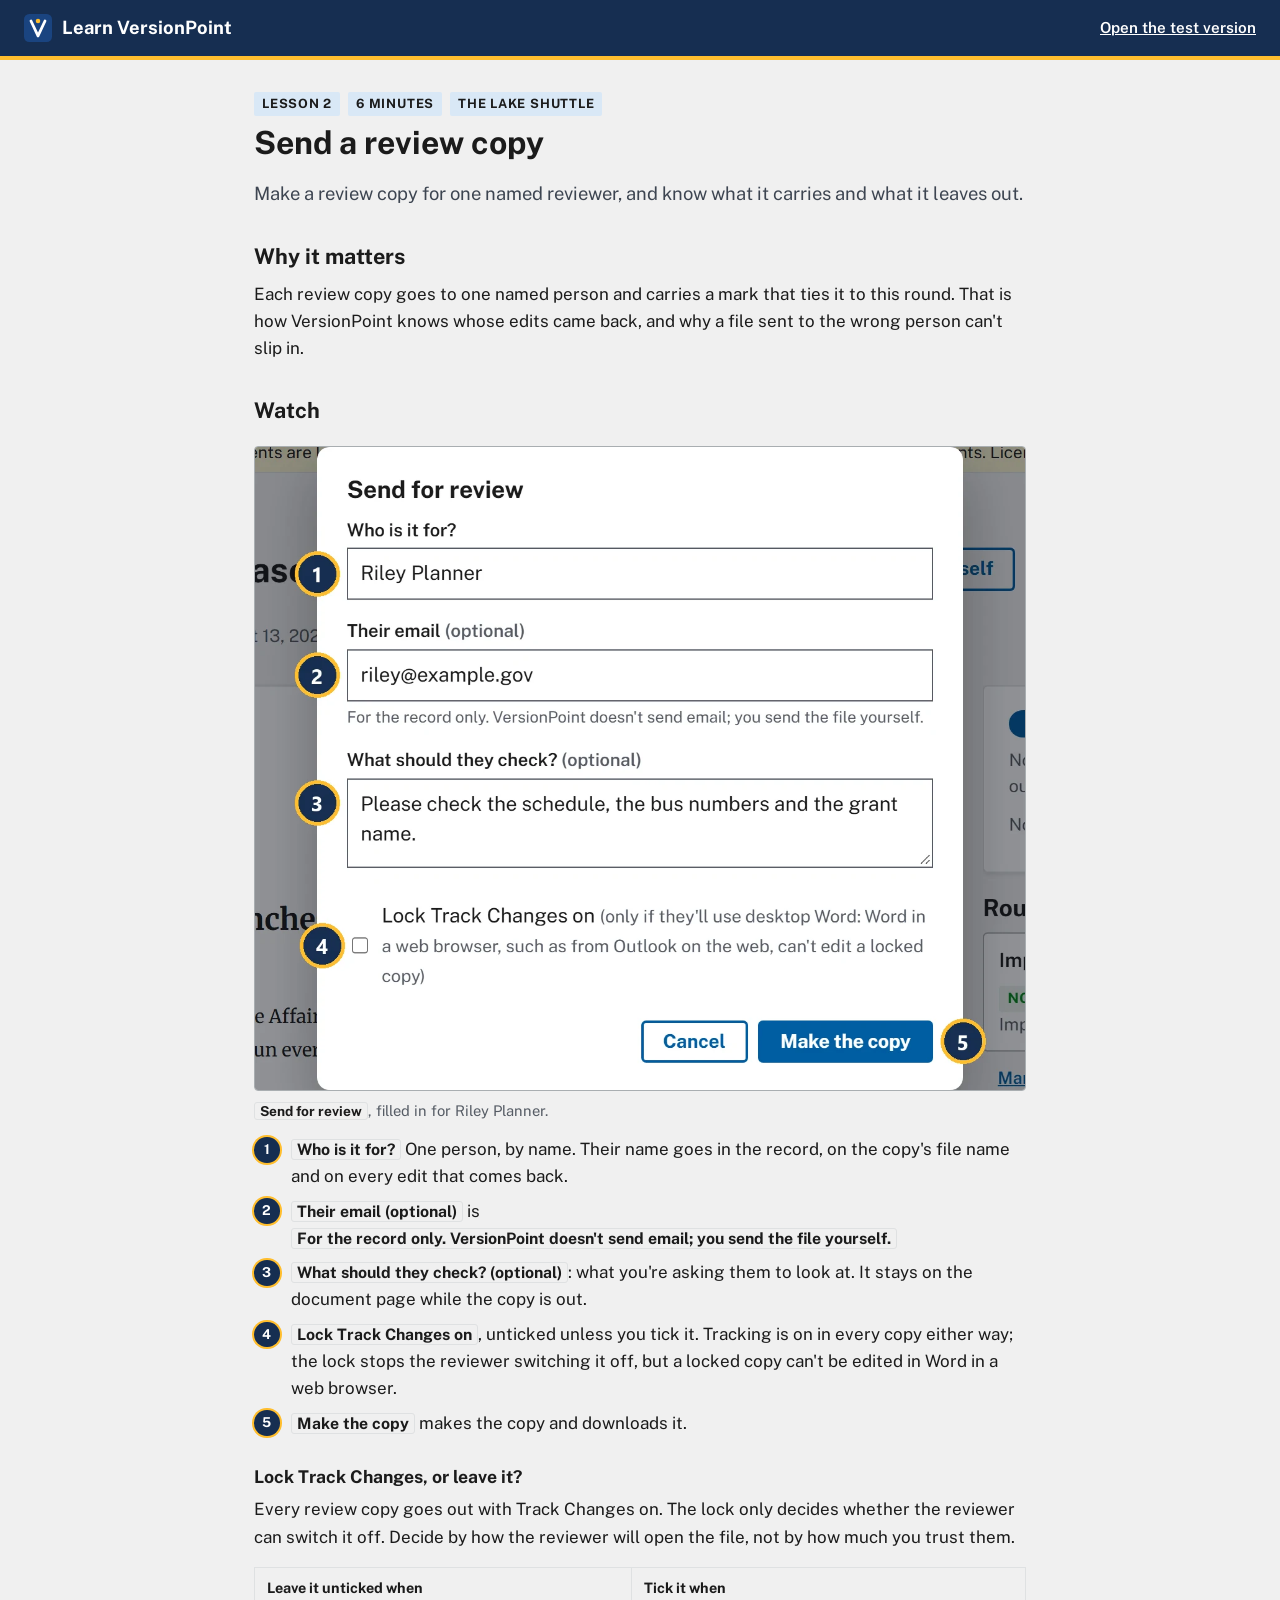
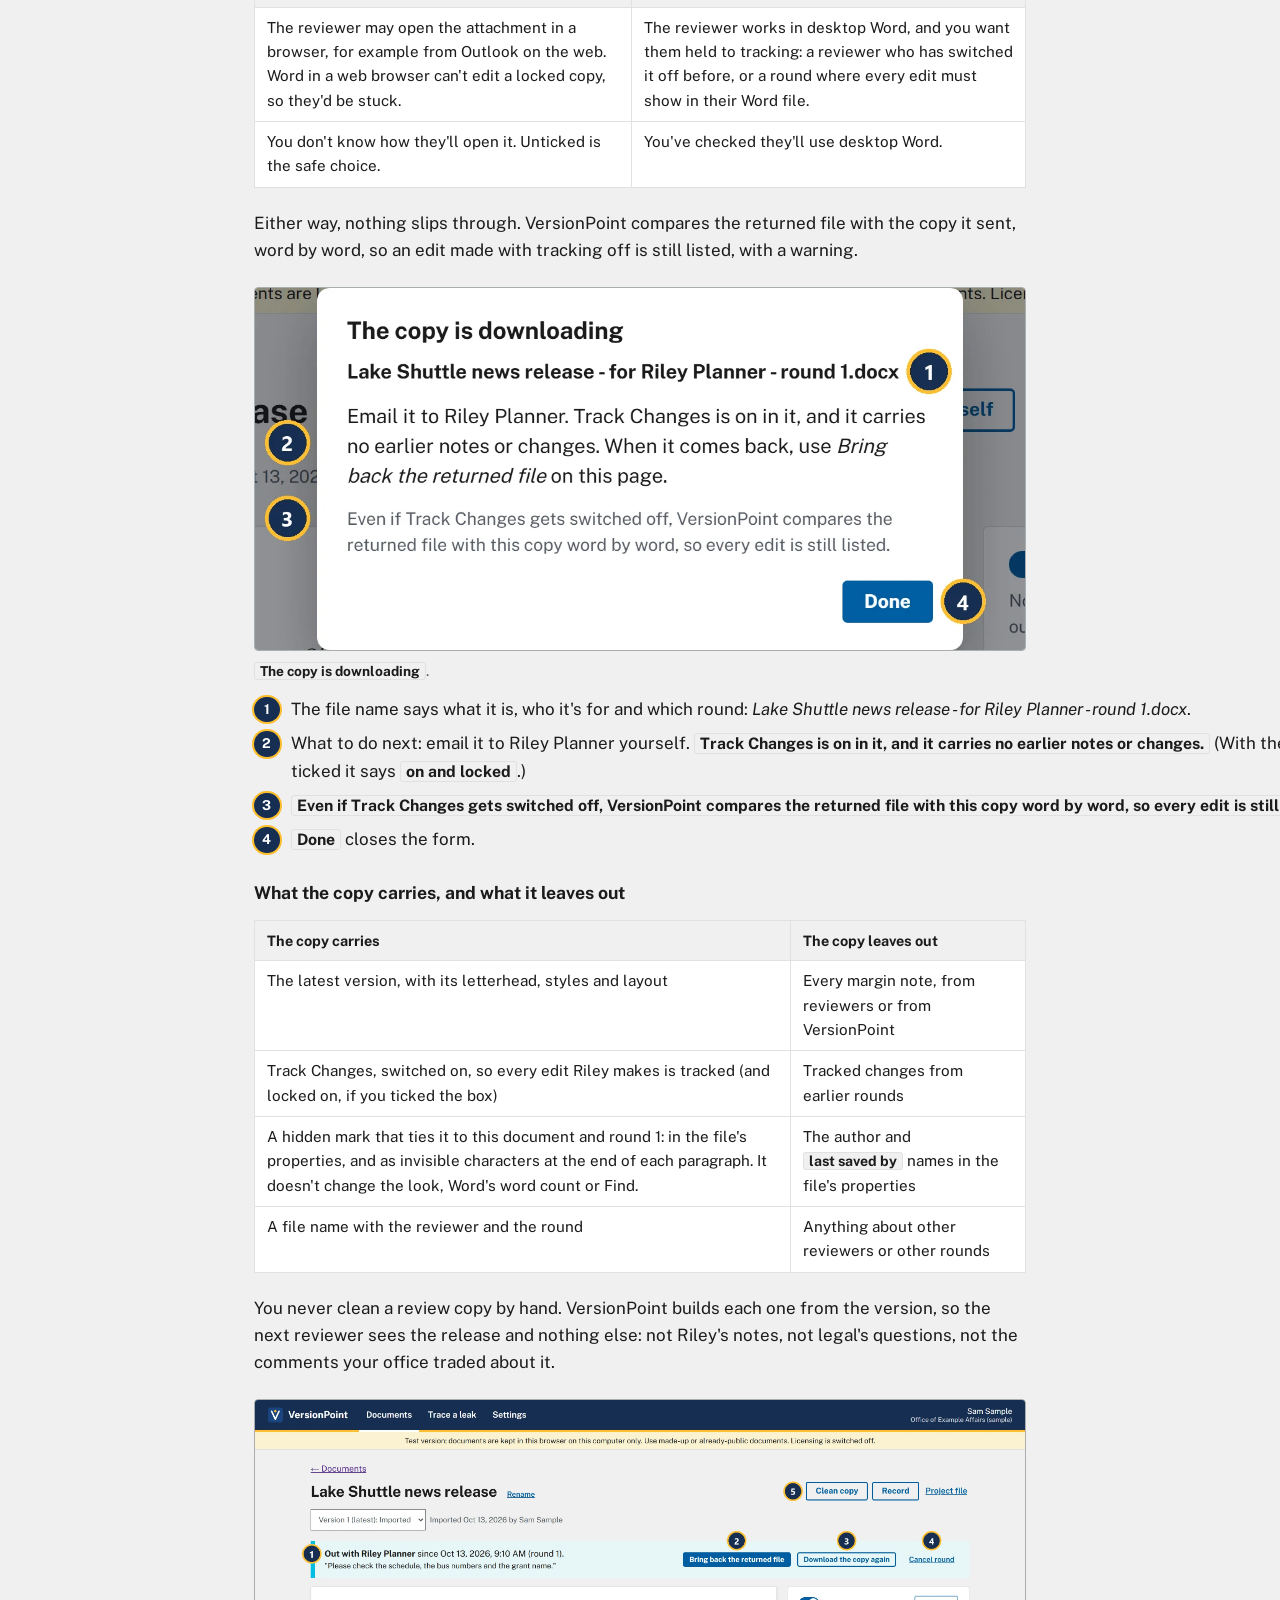
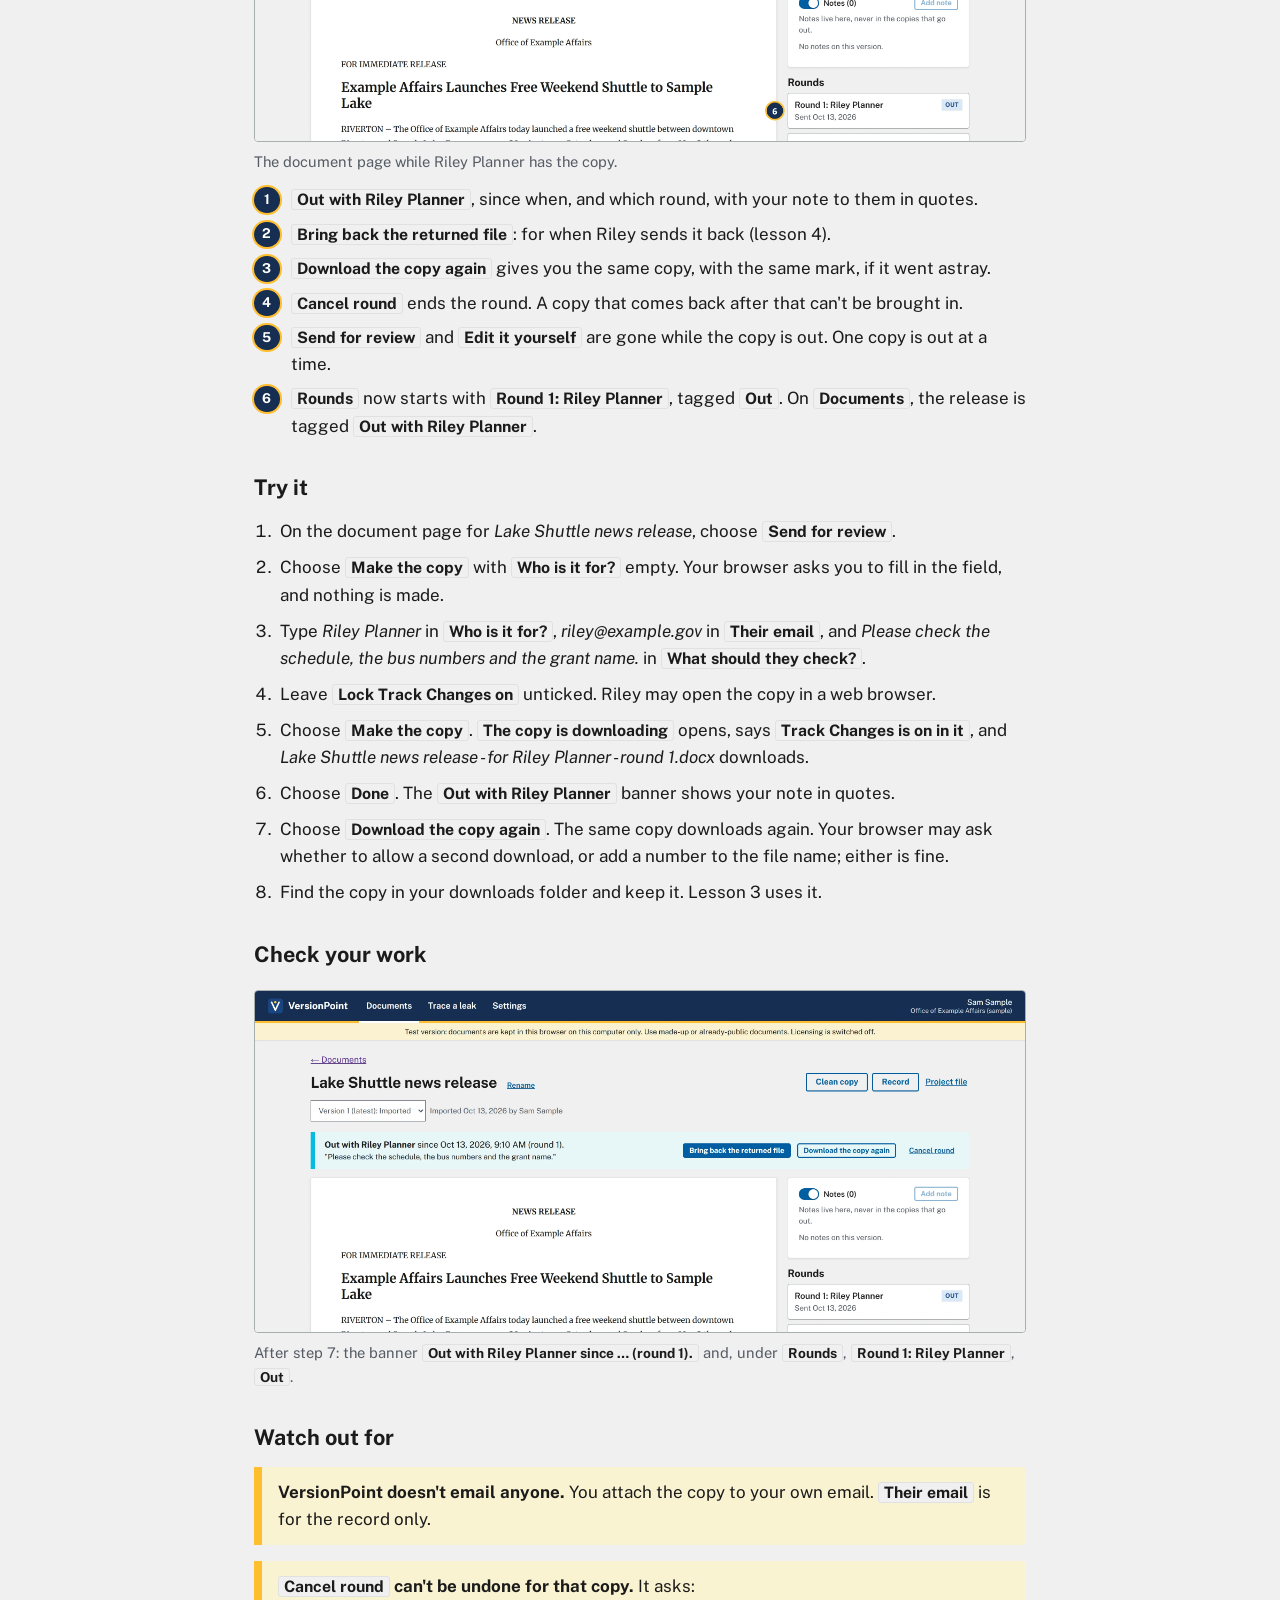
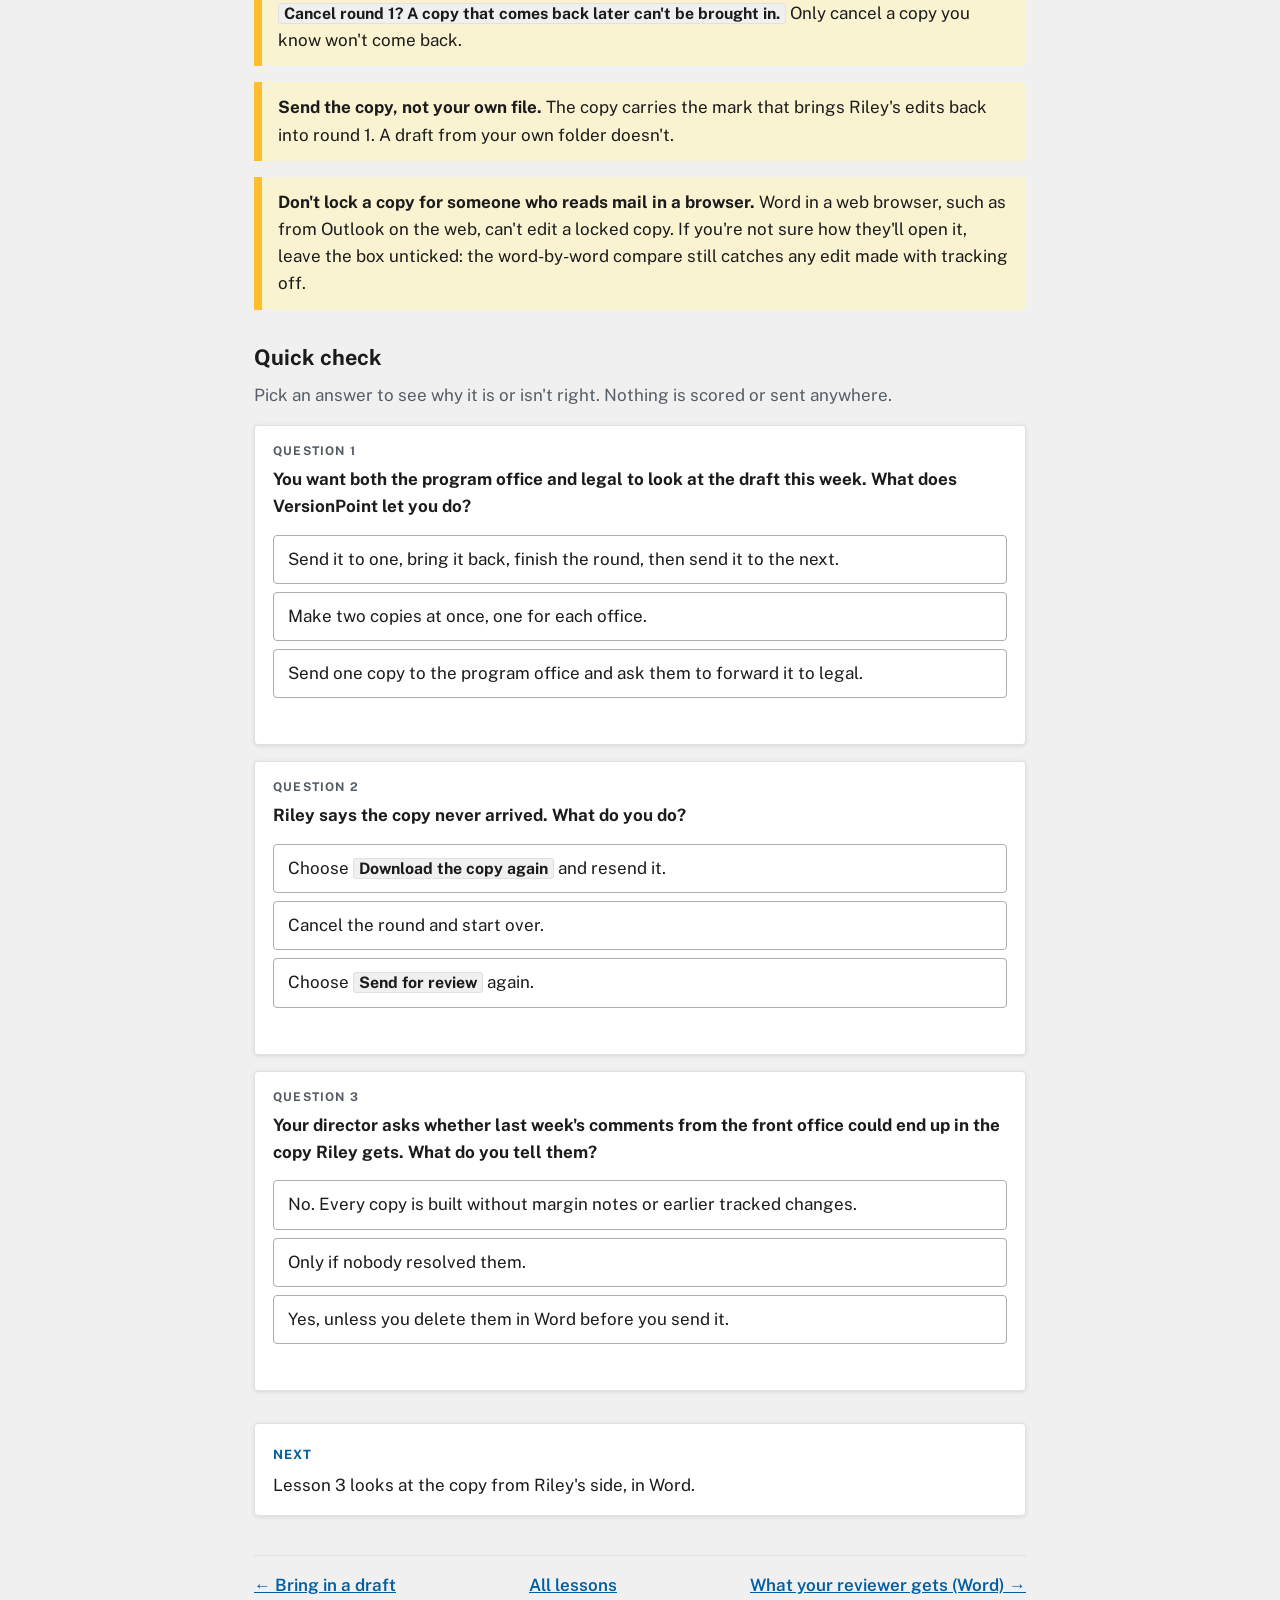
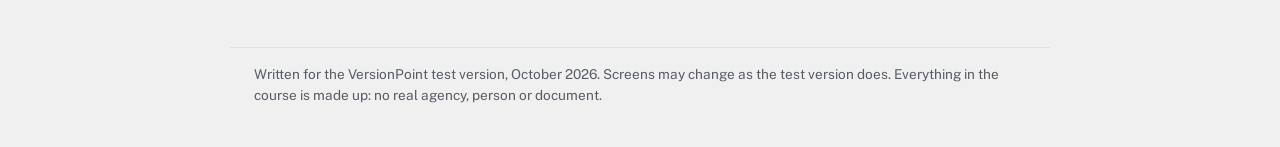
<file: course/lesson-2-send-review-copy.html>
<!doctype html><html lang="en"><head><meta charset="utf-8"><meta name="viewport" content="width=device-width, initial-scale=1">
<title>Send a review copy · Learn VersionPoint</title><meta name="robots" content="noindex">
<link rel="icon" href="assets/favicon.svg" type="image/svg+xml">
<link rel="preconnect" href="https://fonts.googleapis.com"><link rel="preconnect" href="https://fonts.gstatic.com" crossorigin>
<link rel="stylesheet" href="https://fonts.googleapis.com/css2?family=Public+Sans:ital,wght@0,400;0,600;0,700;1,400&display=swap">
<link rel="stylesheet" href="assets/course.css"></head><body>
<a class="skip" href="#main">Skip to content</a>
<header class="topbar"><a class="brand" href="index.html"><img src="assets/favicon.svg" alt="" width="28" height="28"> Learn VersionPoint</a>
<span class="spacer"></span><a class="out" href="https://feralucce.github.io/versionpoint-test/">Open the test version</a></header>
<main id="main" class="page"><p class="slate"><span>Lesson 2</span><span>6 minutes</span><span>The Lake Shuttle</span></p><h1>Send a review copy</h1><p class="lede">Make a review copy for one named reviewer, and know what it carries and what it leaves out.</p><h2>Why it matters</h2><p>Each review copy goes to one named person and carries a mark that ties it to this round. That is how VersionPoint knows whose edits came back, and why a file sent to the wrong person can&#x27;t slip in.</p><h2>Watch</h2><figure class="shot"><a href="assets/l2-send-a.webp" class="zoom"><img src="assets/l2-send-a.webp" alt="The Send for review form, filled in. Callout 1 marks Who is it for?, with Riley Planner typed in. Callout 2 marks Their email (optional), with riley@example.gov, and the hint For the record only. VersionPoint doesn&#x27;t send email; you send the file yourself. Callout 3 marks What should they check? (optional), with Please check the schedule, the bus numbers and the grant name. Callout 4 marks the unticked checkbox Lock Track Changes on (only if they&#x27;ll use desktop Word: Word in a web browser, such as from Outlook on the web, can&#x27;t edit a locked copy). Callout 5 marks the Make the copy button, beside Cancel." loading="lazy"></a><figcaption><span class="ui">Send for review</span>, filled in for Riley Planner.</figcaption><ol class="callouts"><li><span class="ui">Who is it for?</span> One person, by name. Their name goes in the record, on the copy&#x27;s file name and on every edit that comes back.</li><li><span class="ui">Their email (optional)</span> is <span class="ui">For the record only. VersionPoint doesn&#x27;t send email; you send the file yourself.</span></li><li><span class="ui">What should they check? (optional)</span>: what you&#x27;re asking them to look at. It stays on the document page while the copy is out.</li><li><span class="ui">Lock Track Changes on</span>, unticked unless you tick it. Tracking is on in every copy either way; the lock stops the reviewer switching it off, but a locked copy can&#x27;t be edited in Word in a web browser.</li><li><span class="ui">Make the copy</span> makes the copy and downloads it.</li></ol></figure><h3>Lock Track Changes, or leave it?</h3><p>Every review copy goes out with Track Changes on. The lock only decides whether the reviewer can switch it off. Decide by how the reviewer will open the file, not by how much you trust them.</p><div class="tbl"><table><thead><tr><th scope=col>Leave it unticked when</th><th scope=col>Tick it when</th></tr></thead><tbody><tr><td>The reviewer may open the attachment in a browser, for example from Outlook on the web. Word in a web browser can&#x27;t edit a locked copy, so they&#x27;d be stuck.</td><td>The reviewer works in desktop Word, and you want them held to tracking: a reviewer who has switched it off before, or a round where every edit must show in their Word file.</td></tr><tr><td>You don&#x27;t know how they&#x27;ll open it. Unticked is the safe choice.</td><td>You&#x27;ve checked they&#x27;ll use desktop Word.</td></tr></tbody></table></div><p>Either way, nothing slips through. VersionPoint compares the returned file with the copy it sent, word by word, so an edit made with tracking off is still listed, with a warning.</p><figure class="shot"><a href="assets/l2-downloading-a.webp" class="zoom"><img src="assets/l2-downloading-a.webp" alt="The form now titled The copy is downloading. Callout 1 marks the file name, Lake Shuttle news release - for Riley Planner - round 1.docx. Callout 2 marks the text: Email it to Riley Planner. Track Changes is on in it, and it carries no earlier notes or changes. When it comes back, use Bring back the returned file on this page. Callout 3 marks the smaller line: Even if Track Changes gets switched off, VersionPoint compares the returned file with this copy word by word, so every edit is still listed. Callout 4 marks the Done button." loading="lazy"></a><figcaption><span class="ui">The copy is downloading</span>.</figcaption><ol class="callouts"><li>The file name says what it is, who it&#x27;s for and which round: <i>Lake Shuttle news release - for Riley Planner - round 1.docx</i>.</li><li>What to do next: email it to Riley Planner yourself. <span class="ui">Track Changes is on in it, and it carries no earlier notes or changes.</span> (With the box ticked it says <span class="ui">on and locked</span>.)</li><li><span class="ui">Even if Track Changes gets switched off, VersionPoint compares the returned file with this copy word by word, so every edit is still listed.</span></li><li><span class="ui">Done</span> closes the form.</li></ol></figure><h3>What the copy carries, and what it leaves out</h3><div class="tbl"><table><thead><tr><th scope=col>The copy carries</th><th scope=col>The copy leaves out</th></tr></thead><tbody><tr><td>The latest version, with its letterhead, styles and layout</td><td>Every margin note, from reviewers or from VersionPoint</td></tr><tr><td>Track Changes, switched on, so every edit Riley makes is tracked (and locked on, if you ticked the box)</td><td>Tracked changes from earlier rounds</td></tr><tr><td>A hidden mark that ties it to this document and round 1: in the file&#x27;s properties, and as invisible characters at the end of each paragraph. It doesn&#x27;t change the look, Word&#x27;s word count or Find.</td><td>The author and <span class="ui">last saved by</span> names in the file&#x27;s properties</td></tr><tr><td>A file name with the reviewer and the round</td><td>Anything about other reviewers or other rounds</td></tr></tbody></table></div><p>You never clean a review copy by hand. VersionPoint builds each one from the version, so the next reviewer sees the release and nothing else: not Riley&#x27;s notes, not legal&#x27;s questions, not the comments your office traded about it.</p><figure class="shot"><a href="assets/l2-out-a.webp" class="zoom"><img src="assets/l2-out-a.webp" alt="The document page while round 1 is out. Callout 1 marks the blue banner: Out with Riley Planner since the date and time the copy was made (round 1), with the note Please check the schedule, the bus numbers and the grant name in quotes. Callouts 2, 3 and 4 mark the banner&#x27;s buttons: Bring back the returned file, Download the copy again and Cancel round. Callout 5 marks the buttons at the top, now only Clean copy, Record and Project file. Callout 6 marks the new round under Rounds: Round 1: Riley Planner, tagged Out, Sent Oct 13, 2026." loading="lazy"></a><figcaption>The document page while Riley Planner has the copy.</figcaption><ol class="callouts"><li><span class="ui">Out with Riley Planner</span>, since when, and which round, with your note to them in quotes.</li><li><span class="ui">Bring back the returned file</span>: for when Riley sends it back (lesson 4).</li><li><span class="ui">Download the copy again</span> gives you the same copy, with the same mark, if it went astray.</li><li><span class="ui">Cancel round</span> ends the round. A copy that comes back after that can&#x27;t be brought in.</li><li><span class="ui">Send for review</span> and <span class="ui">Edit it yourself</span> are gone while the copy is out. One copy is out at a time.</li><li><span class="ui">Rounds</span> now starts with <span class="ui">Round 1: Riley Planner</span>, tagged <span class="ui">Out</span>. On <span class="ui">Documents</span>, the release is tagged <span class="ui">Out with Riley Planner</span>.</li></ol></figure><h2>Try it</h2><ol class="steps"><li>On the document page for <i>Lake Shuttle news release</i>, choose <span class="ui">Send for review</span>.</li><li>Choose <span class="ui">Make the copy</span> with <span class="ui">Who is it for?</span> empty. Your browser asks you to fill in the field, and nothing is made.</li><li>Type <i>Riley Planner</i> in <span class="ui">Who is it for?</span>, <i>riley@example.gov</i> in <span class="ui">Their email</span>, and <i>Please check the schedule, the bus numbers and the grant name.</i> in <span class="ui">What should they check?</span>.</li><li>Leave <span class="ui">Lock Track Changes on</span> unticked. Riley may open the copy in a web browser.</li><li>Choose <span class="ui">Make the copy</span>. <span class="ui">The copy is downloading</span> opens, says <span class="ui">Track Changes is on in it</span>, and <i>Lake Shuttle news release - for Riley Planner - round 1.docx</i> downloads.</li><li>Choose <span class="ui">Done</span>. The <span class="ui">Out with Riley Planner</span> banner shows your note in quotes.</li><li>Choose <span class="ui">Download the copy again</span>. The same copy downloads again. Your browser may ask whether to allow a second download, or add a number to the file name; either is fine.</li><li>Find the copy in your downloads folder and keep it. Lesson 3 uses it.</li></ol><h2>Check your work</h2><figure class="shot"><a href="assets/l2-check.webp" class="zoom"><img src="assets/l2-check.webp" alt="The document page for Lake Shuttle news release with the banner Out with Riley Planner since the date and time the copy was made (round 1) and the note Please check the schedule, the bus numbers and the grant name. Under Rounds: Round 1: Riley Planner, tagged Out, Sent Oct 13, 2026." loading="lazy"></a><figcaption>After step 7: the banner <span class="ui">Out with Riley Planner since … (round 1).</span> and, under <span class="ui">Rounds</span>, <span class="ui">Round 1: Riley Planner</span>, <span class="ui">Out</span>.</figcaption></figure><h2>Watch out for</h2><div class="alert warning"><b>VersionPoint doesn&#x27;t email anyone.</b> You attach the copy to your own email. <span class="ui">Their email</span> is for the record only.</div><div class="alert warning"><b><span class="ui">Cancel round</span> can&#x27;t be undone for that copy.</b> It asks: <span class="ui">Cancel round 1? A copy that comes back later can&#x27;t be brought in.</span> Only cancel a copy you know won&#x27;t come back.</div><div class="alert warning"><b>Send the copy, not your own file.</b> The copy carries the mark that brings Riley&#x27;s edits back into round 1. A draft from your own folder doesn&#x27;t.</div><div class="alert warning"><b>Don&#x27;t lock a copy for someone who reads mail in a browser.</b> Word in a web browser, such as from Outlook on the web, can&#x27;t edit a locked copy. If you&#x27;re not sure how they&#x27;ll open it, leave the box unticked: the word-by-word compare still catches any edit made with tracking off.</div><h2>Quick check</h2><p class="dim">Pick an answer to see why it is or isn't right. Nothing is scored or sent anywhere.</p><div class="q card"><p class="qn">Question 1</p><p><b>You want both the program office and legal to look at the draft this week. What does VersionPoint let you do?</b></p><div class="choices" role="group" aria-label="Answers to question 1"><button type="button" class="choice" data-right="true" data-fb="Right. One copy is out at a time, so every change lands on the version the next person sees.">Send it to one, bring it back, finish the round, then send it to the next.</button><button type="button" class="choice" data-right="false" data-fb="&quot;Send for review&quot; isn&#x27;t offered while a copy is out. Send to one office, bring it back and finish the round, then send to the next.">Make two copies at once, one for each office.</button><button type="button" class="choice" data-right="false" data-fb="The copy is in one person&#x27;s name, so legal&#x27;s edits would be credited to the program office. Send to one, finish the round, then send to the next.">Send one copy to the program office and ask them to forward it to legal.</button></div><p class="fb" aria-live="polite"></p></div><div class="q card"><p class="qn">Question 2</p><p><b>Riley says the copy never arrived. What do you do?</b></p><div class="choices" role="group" aria-label="Answers to question 2"><button type="button" class="choice" data-right="true" data-fb="Right. It&#x27;s the same copy with the same mark, so it still comes back into round 1.">Choose <span class="ui">Download the copy again</span> and resend it.</button><button type="button" class="choice" data-right="false" data-fb="Not needed, and a copy that comes back after you cancel can&#x27;t be brought in. Use &quot;Download the copy again&quot; and resend it.">Cancel the round and start over.</button><button type="button" class="choice" data-right="false" data-fb="&quot;Send for review&quot; isn&#x27;t offered while round 1 is out. Use &quot;Download the copy again&quot; and resend it.">Choose <span class="ui">Send for review</span> again.</button></div><p class="fb" aria-live="polite"></p></div><div class="q card"><p class="qn">Question 3</p><p><b>Your director asks whether last week&#x27;s comments from the front office could end up in the copy Riley gets. What do you tell them?</b></p><div class="choices" role="group" aria-label="Answers to question 3"><button type="button" class="choice" data-right="true" data-fb="Right. Notes stay in VersionPoint with the record, and the copy says it &quot;carries no earlier notes or changes&quot;.">No. Every copy is built without margin notes or earlier tracked changes.</button><button type="button" class="choice" data-right="false" data-fb="Resolved or not, notes never go into a copy. VersionPoint builds each copy without them.">Only if nobody resolved them.</button><button type="button" class="choice" data-right="false" data-fb="You never clean a copy by hand. VersionPoint builds each copy without notes or earlier tracked changes.">Yes, unless you delete them in Word before you send it.</button></div><p class="fb" aria-live="polite"></p></div><div class="next card"><b>Next</b><p>Lesson 3 looks at the copy from Riley&#x27;s side, in Word.</p></div><nav class="pager" aria-label="Lessons"><a href="lesson-1-bring-in-draft.html" rel="prev">&larr; Bring in a draft</a><a href="index.html">All lessons</a><a href="lesson-3-reviewer-gets.html" rel="next">What your reviewer gets (Word) &rarr;</a></nav></main>
<footer class="foot">Written for the VersionPoint test version, October 2026. Screens may change as the test version does. Everything in the course is made up: no real agency, person or document.</footer>
<script src="assets/course.js"></script></body></html>
</file>
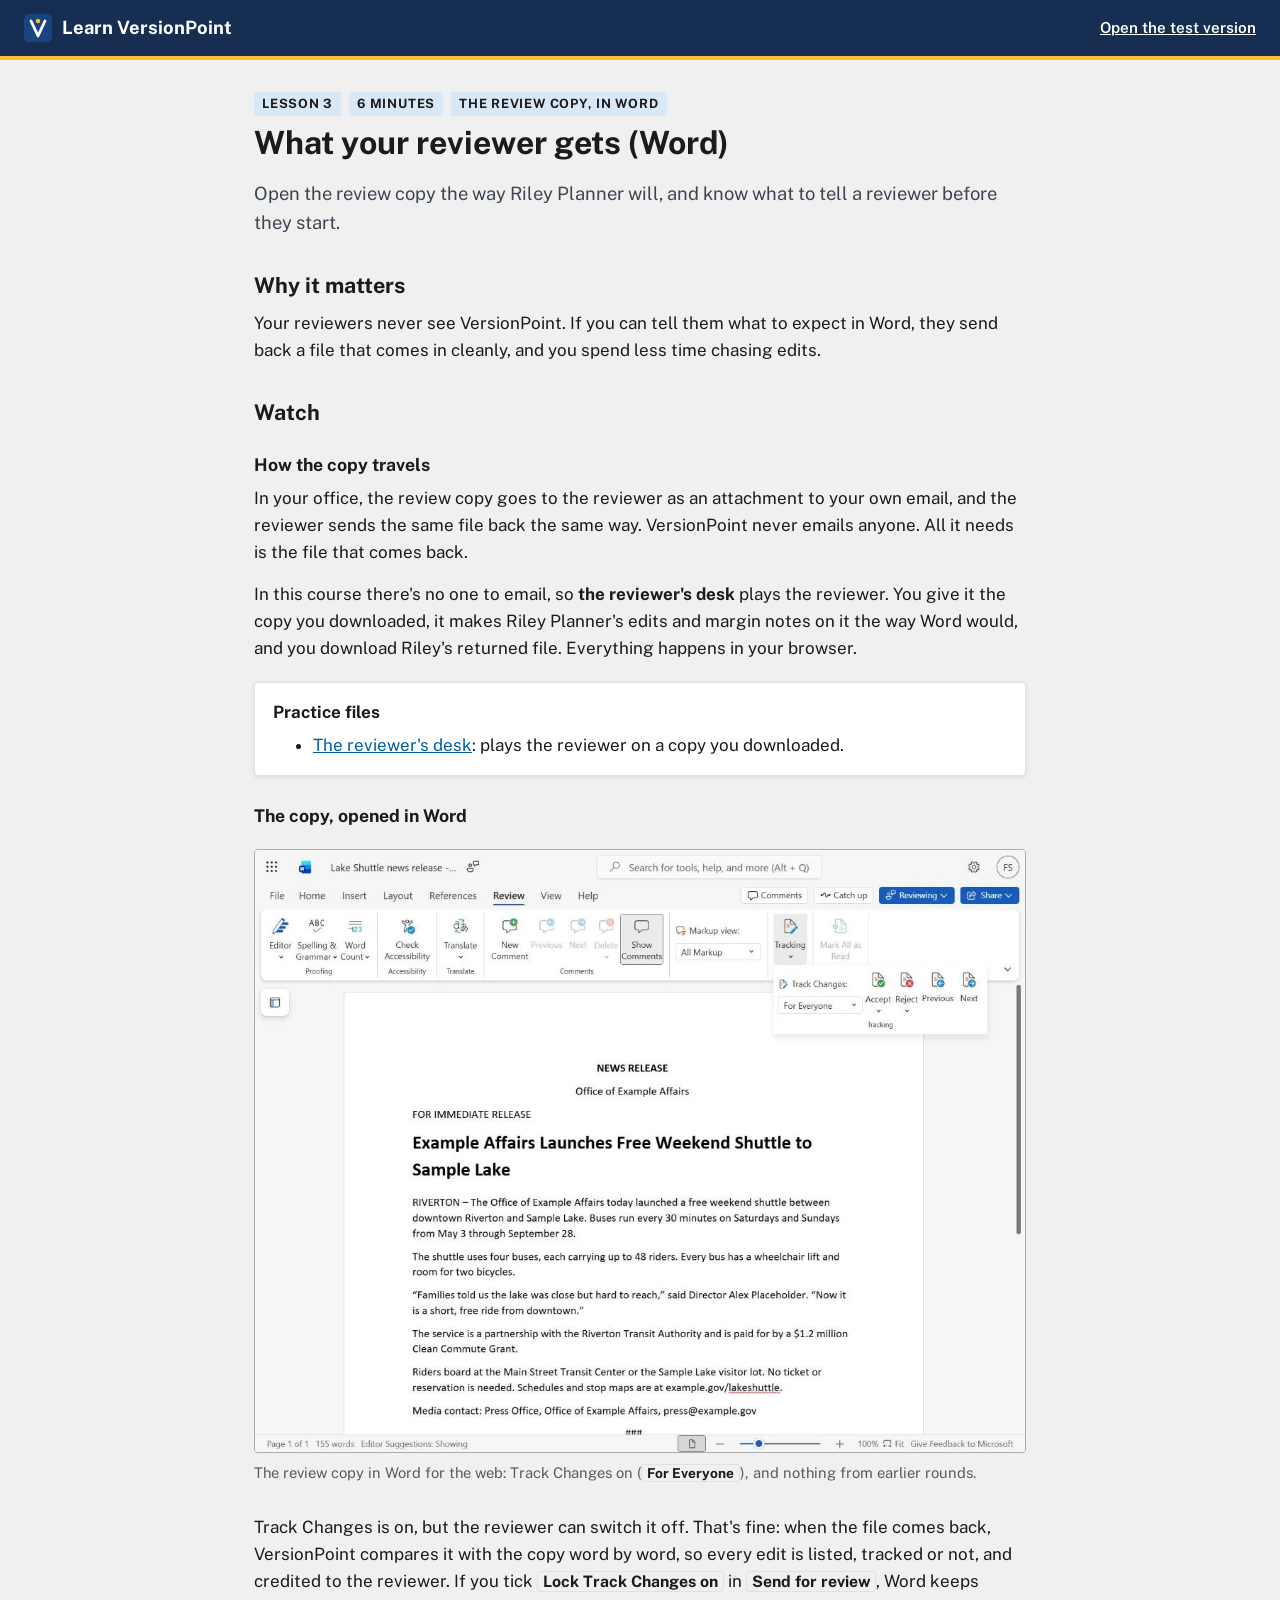
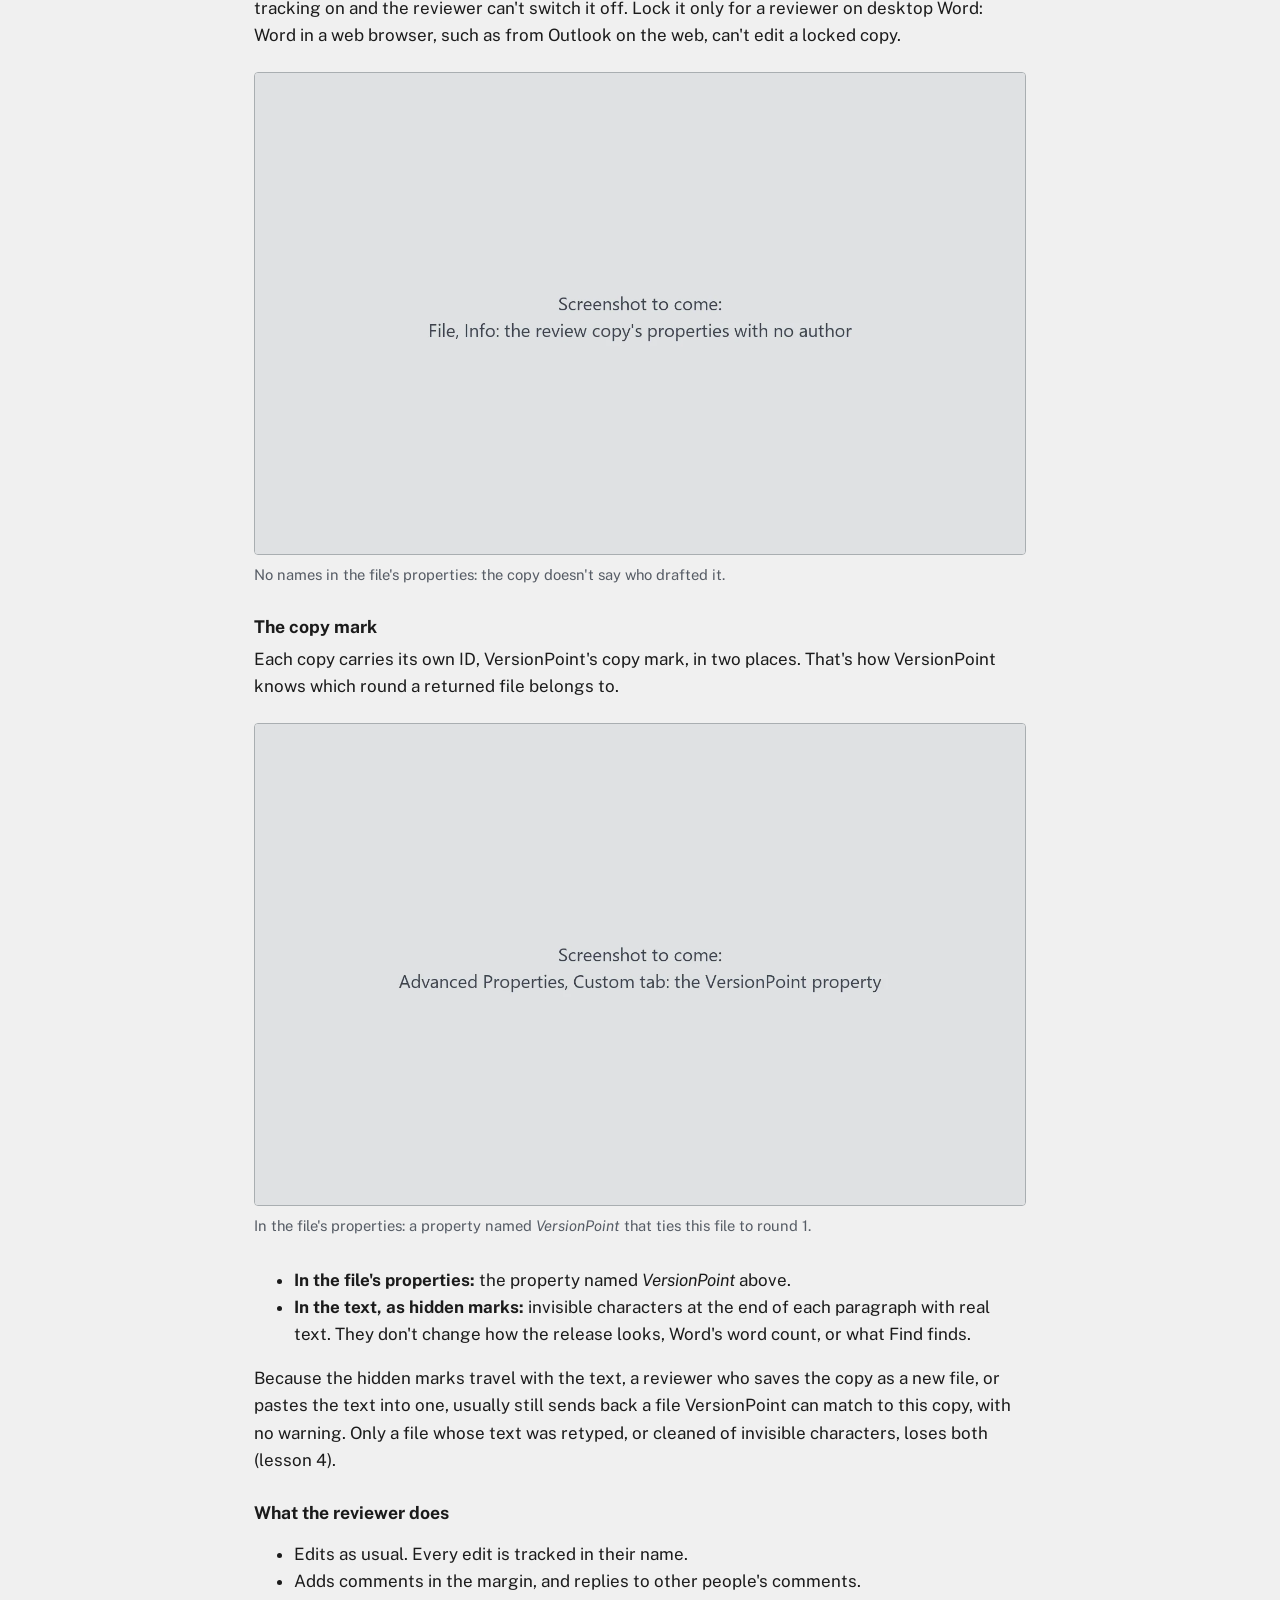
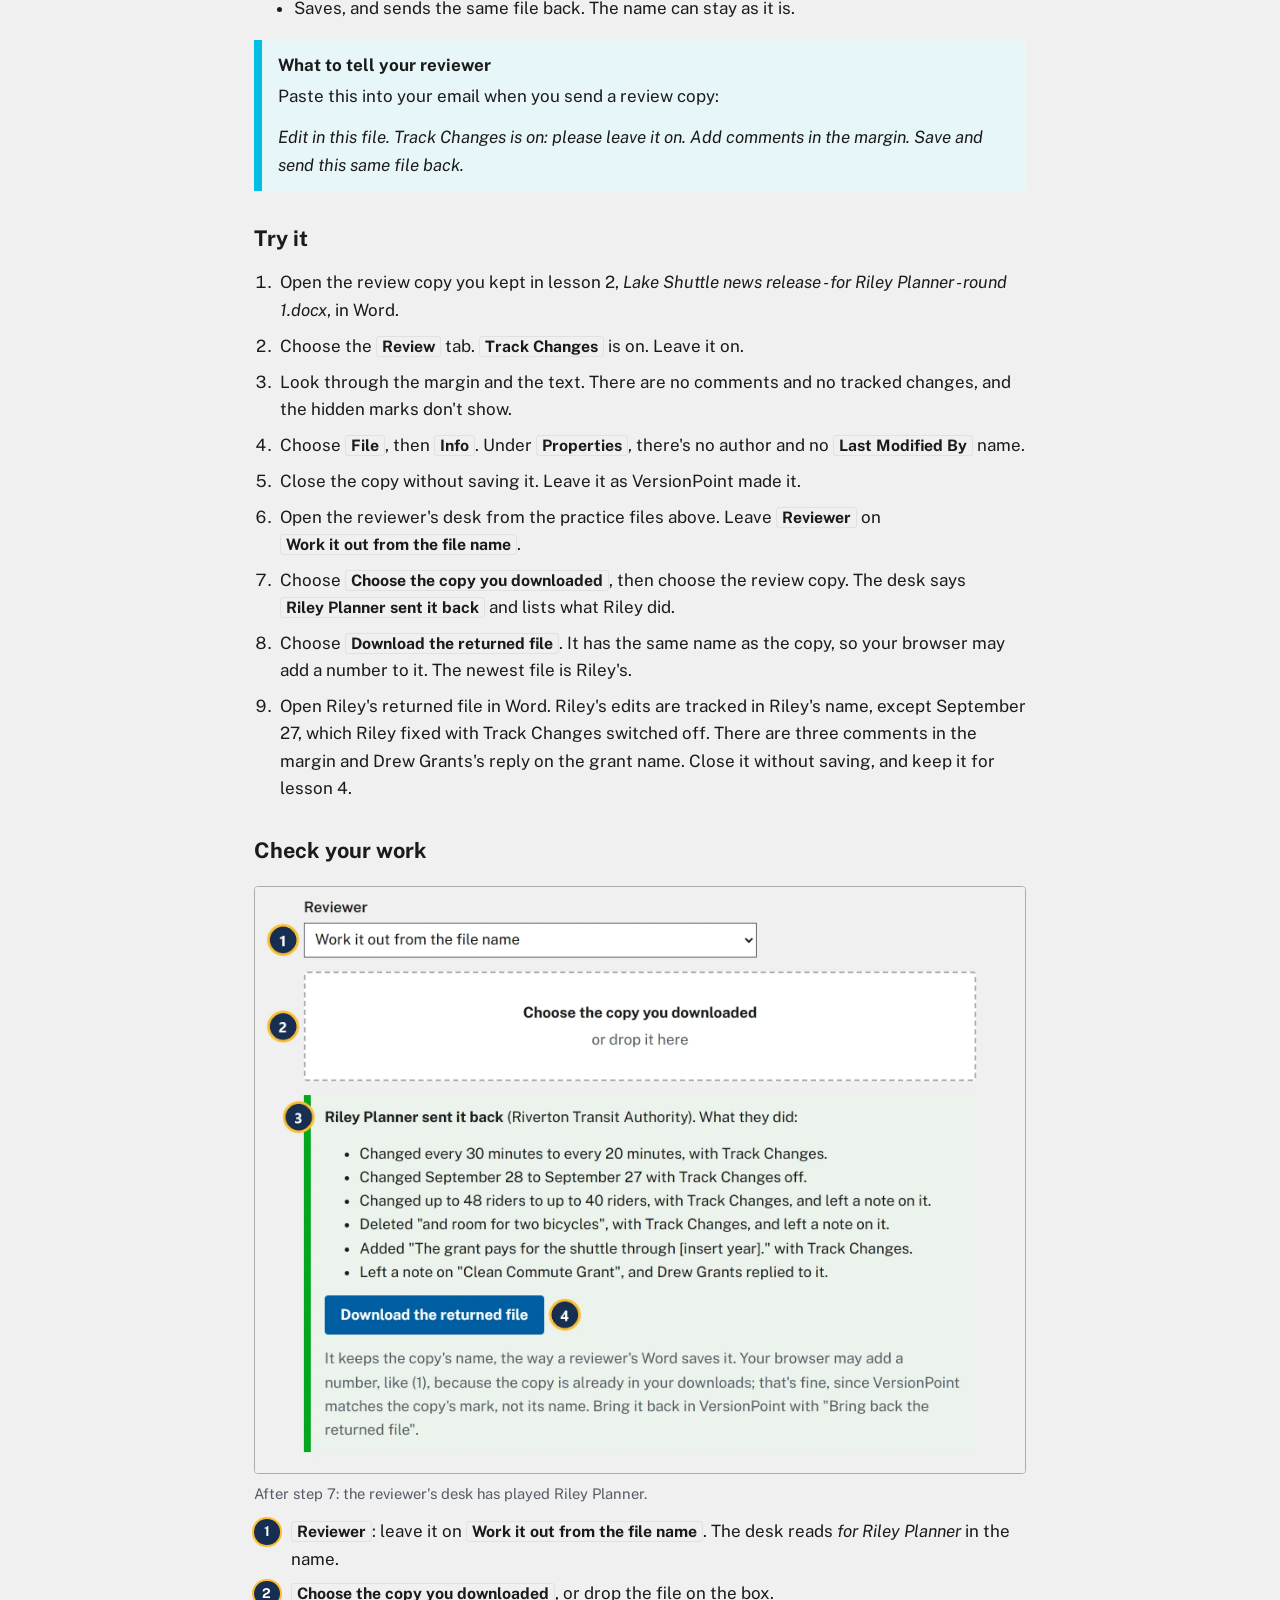
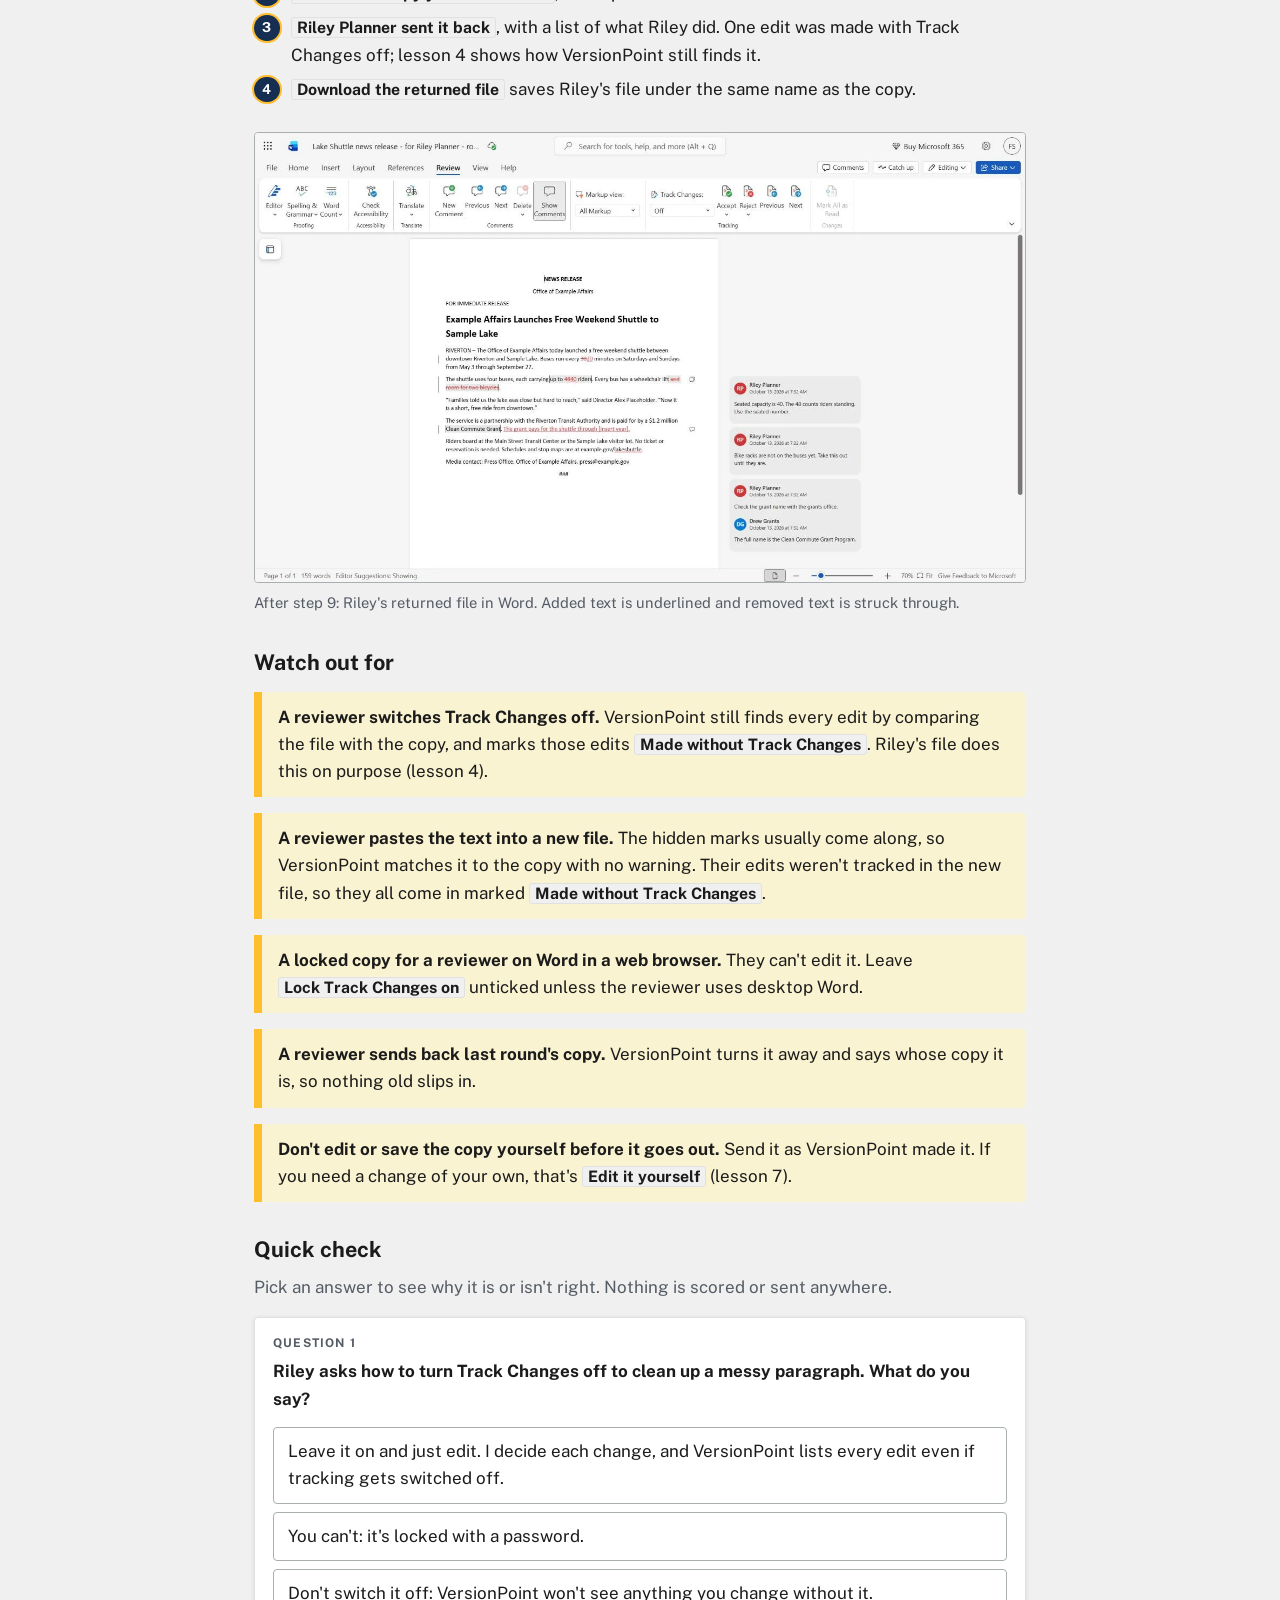
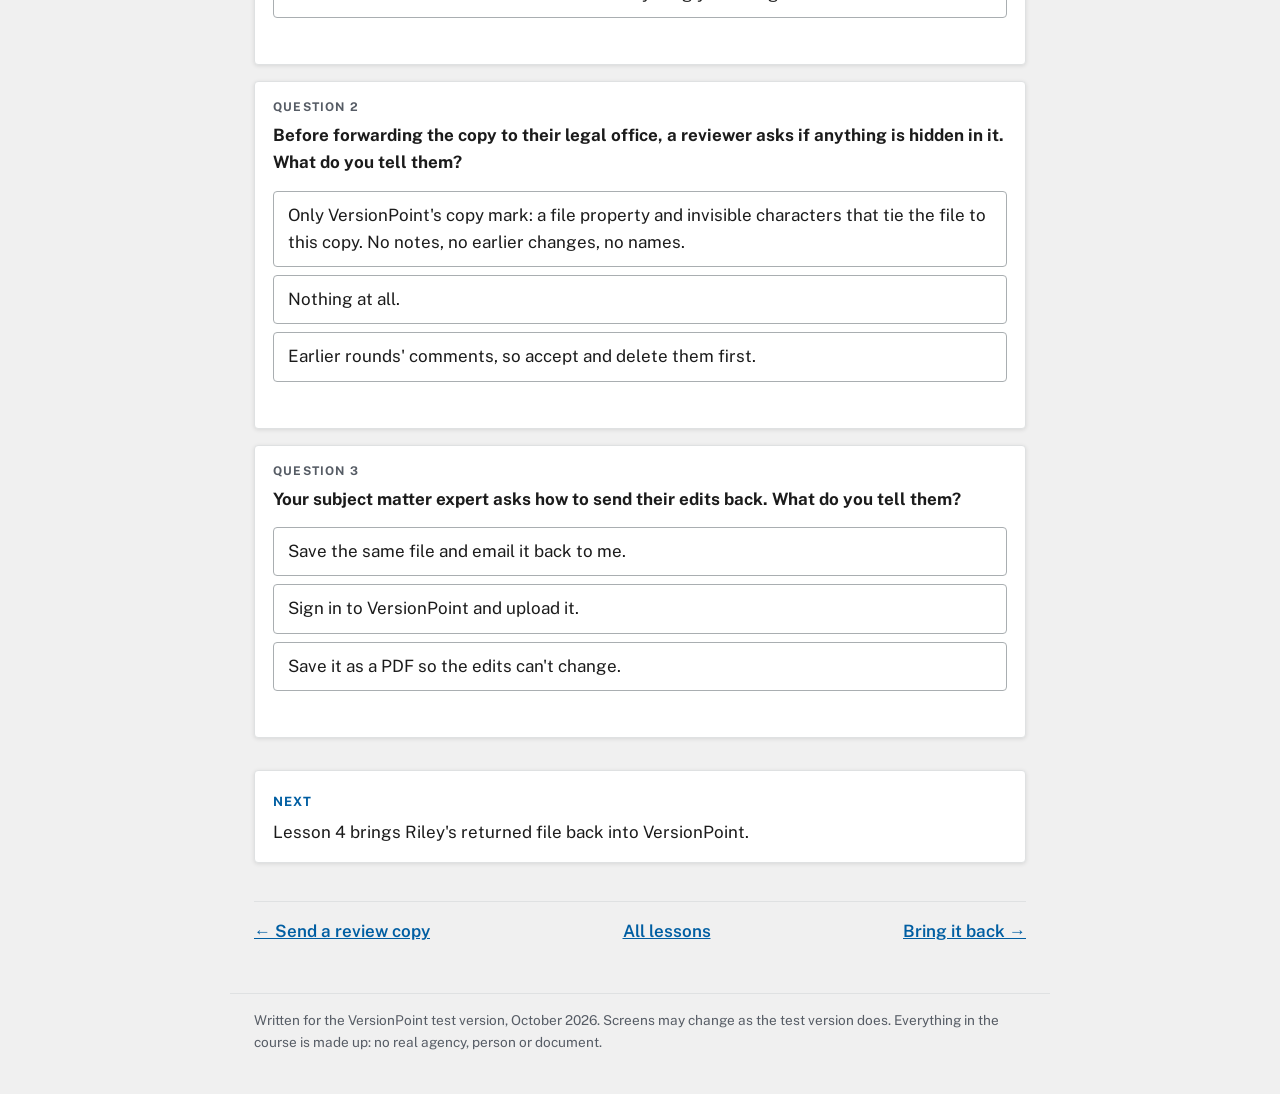
<file: course/lesson-3-reviewer-gets.html>
<!doctype html><html lang="en"><head><meta charset="utf-8"><meta name="viewport" content="width=device-width, initial-scale=1">
<title>What your reviewer gets (Word) · Learn VersionPoint</title><meta name="robots" content="noindex">
<link rel="icon" href="assets/favicon.svg" type="image/svg+xml">
<link rel="preconnect" href="https://fonts.googleapis.com"><link rel="preconnect" href="https://fonts.gstatic.com" crossorigin>
<link rel="stylesheet" href="https://fonts.googleapis.com/css2?family=Public+Sans:ital,wght@0,400;0,600;0,700;1,400&display=swap">
<link rel="stylesheet" href="assets/course.css"></head><body>
<a class="skip" href="#main">Skip to content</a>
<header class="topbar"><a class="brand" href="index.html"><img src="assets/favicon.svg" alt="" width="28" height="28"> Learn VersionPoint</a>
<span class="spacer"></span><a class="out" href="https://feralucce.github.io/versionpoint-test/">Open the test version</a></header>
<main id="main" class="page"><p class="slate"><span>Lesson 3</span><span>6 minutes</span><span>The review copy, in Word</span></p><h1>What your reviewer gets (Word)</h1><p class="lede">Open the review copy the way Riley Planner will, and know what to tell a reviewer before they start.</p><h2>Why it matters</h2><p>Your reviewers never see VersionPoint. If you can tell them what to expect in Word, they send back a file that comes in cleanly, and you spend less time chasing edits.</p><h2>Watch</h2><h3>How the copy travels</h3><p>In your office, the review copy goes to the reviewer as an attachment to your own email, and the reviewer sends the same file back the same way. VersionPoint never emails anyone. All it needs is the file that comes back.</p><p>In this course there&#x27;s no one to email, so <b>the reviewer&#x27;s desk</b> plays the reviewer. You give it the copy you downloaded, it makes Riley Planner&#x27;s edits and margin notes on it the way Word would, and you download Riley&#x27;s returned file. Everything happens in your browser.</p><div class="files card"><b>Practice files</b><ul><li><a href="reviewers-desk.html">The reviewer's desk</a>: plays the reviewer on a copy you downloaded.</li></ul></div><h3>The copy, opened in Word</h3><figure class="shot"><a href="assets/l3-word-tracking.webp" class="zoom"><img src="assets/l3-word-tracking.webp" alt="The review copy, Lake Shuttle news release - for Riley Planner - round 1.docx, open in Word for the web with the Review tab showing. The mode button at the top right says Reviewing, and the Tracking menu is open with Track Changes set to For Everyone. The release reads as drafted, with no comments in the margin, no tracked changes in the text, and nothing extra at the ends of the paragraphs. The status bar says 155 words." loading="lazy"></a><figcaption>The review copy in Word for the web: Track Changes on (<span class="ui">For Everyone</span>), and nothing from earlier rounds.</figcaption></figure><p>Track Changes is on, but the reviewer can switch it off. That&#x27;s fine: when the file comes back, VersionPoint compares it with the copy word by word, so every edit is listed, tracked or not, and credited to the reviewer. If you tick <span class="ui">Lock Track Changes on</span> in <span class="ui">Send for review</span>, Word keeps tracking on and the reviewer can&#x27;t switch it off. Lock it only for a reviewer on desktop Word: Word in a web browser, such as from Outlook on the web, can&#x27;t edit a locked copy.</p><figure class="shot"><a href="assets/l3-word-properties.webp" class="zoom"><img src="assets/l3-word-properties.webp" alt="Screenshot to come. Word&#x27;s File, Info page for the review copy. Under Properties, there is no author name and no Last Modified By name." loading="lazy"></a><figcaption>No names in the file&#x27;s properties: the copy doesn&#x27;t say who drafted it.</figcaption></figure><h3>The copy mark</h3><p>Each copy carries its own ID, VersionPoint&#x27;s copy mark, in two places. That&#x27;s how VersionPoint knows which round a returned file belongs to.</p><figure class="shot"><a href="assets/l3-word-copymark.webp" class="zoom"><img src="assets/l3-word-copymark.webp" alt="Screenshot to come. Word&#x27;s Properties window for the review copy, on its Custom tab. One property is listed, named VersionPoint, with a string of letters and numbers as its value." loading="lazy"></a><figcaption>In the file&#x27;s properties: a property named <i>VersionPoint</i> that ties this file to round 1.</figcaption></figure><ul><li><b>In the file&#x27;s properties:</b> the property named <i>VersionPoint</i> above.</li><li><b>In the text, as hidden marks:</b> invisible characters at the end of each paragraph with real text. They don&#x27;t change how the release looks, Word&#x27;s word count, or what Find finds.</li></ul><p>Because the hidden marks travel with the text, a reviewer who saves the copy as a new file, or pastes the text into one, usually still sends back a file VersionPoint can match to this copy, with no warning. Only a file whose text was retyped, or cleaned of invisible characters, loses both (lesson 4).</p><h3>What the reviewer does</h3><ul><li>Edits as usual. Every edit is tracked in their name.</li><li>Adds comments in the margin, and replies to other people&#x27;s comments.</li><li>Saves, and sends the same file back. The name can stay as it is.</li></ul><aside class="alert info"><b class="t">What to tell your reviewer</b><p>Paste this into your email when you send a review copy:</p><p><i>Edit in this file. Track Changes is on: please leave it on. Add comments in the margin. Save and send this same file back.</i></p></aside><h2>Try it</h2><ol class="steps"><li>Open the review copy you kept in lesson 2, <i>Lake Shuttle news release - for Riley Planner - round 1.docx</i>, in Word.</li><li>Choose the <span class="ui">Review</span> tab. <span class="ui">Track Changes</span> is on. Leave it on.</li><li>Look through the margin and the text. There are no comments and no tracked changes, and the hidden marks don&#x27;t show.</li><li>Choose <span class="ui">File</span>, then <span class="ui">Info</span>. Under <span class="ui">Properties</span>, there&#x27;s no author and no <span class="ui">Last Modified By</span> name.</li><li>Close the copy without saving it. Leave it as VersionPoint made it.</li><li>Open the reviewer&#x27;s desk from the practice files above. Leave <span class="ui">Reviewer</span> on <span class="ui">Work it out from the file name</span>.</li><li>Choose <span class="ui">Choose the copy you downloaded</span>, then choose the review copy. The desk says <span class="ui">Riley Planner sent it back</span> and lists what Riley did.</li><li>Choose <span class="ui">Download the returned file</span>. It has the same name as the copy, so your browser may add a number to it. The newest file is Riley&#x27;s.</li><li>Open Riley&#x27;s returned file in Word. Riley&#x27;s edits are tracked in Riley&#x27;s name, except September 27, which Riley fixed with Track Changes switched off. There are three comments in the margin and Drew Grants&#x27;s reply on the grant name. Close it without saving, and keep it for lesson 4.</li></ol><h2>Check your work</h2><figure class="shot"><a href="assets/l3-desk-a.webp" class="zoom"><img src="assets/l3-desk-a.webp" alt="The reviewer&#x27;s desk after the copy was chosen. Callout 1 marks Reviewer, set to Work it out from the file name. Callout 2 marks the box Choose the copy you downloaded, or drop it here. Callout 3 marks the green result: Riley Planner sent it back (Riverton Transit Authority, for lesson 4). What they did, with six items: every 30 minutes changed to every 20 minutes with Track Changes; September 28 changed to September 27 with Track Changes off; up to 48 riders changed to up to 40 riders with a note; and room for two bicycles deleted with a note; The grant pays for the shuttle through [insert year]. added; a note on Clean Commute Grant with a reply from Drew Grants. Callout 4 marks the Download the returned file button." loading="lazy"></a><figcaption>After step 7: the reviewer&#x27;s desk has played Riley Planner.</figcaption><ol class="callouts"><li><span class="ui">Reviewer</span>: leave it on <span class="ui">Work it out from the file name</span>. The desk reads <i>for Riley Planner</i> in the name.</li><li><span class="ui">Choose the copy you downloaded</span>, or drop the file on the box.</li><li><span class="ui">Riley Planner sent it back</span>, with a list of what Riley did. One edit was made with Track Changes off; lesson 4 shows how VersionPoint still finds it.</li><li><span class="ui">Download the returned file</span> saves Riley&#x27;s file under the same name as the copy.</li></ol></figure><figure class="shot"><a href="assets/l3-word-riley.webp" class="zoom"><img src="assets/l3-word-riley.webp" alt="Riley Planner&#x27;s returned file open in Word for the web, on the Review tab with All Markup. Track Changes is set to Off, because Riley switched it off. The text shows Riley&#x27;s tracked changes in red: 30 changed to 20, 48 changed to 40, and and room for two bicycles struck through, plus the added sentence The grant pays for the shuttle through [insert year]. September 27 shows as plain text with no tracking. The margin shows Riley&#x27;s three comments, on up to 48 riders, the bicycles and Clean Commute Grant, and Drew Grants&#x27;s reply under the grant comment: The full name is the Clean Commute Grant Program." loading="lazy"></a><figcaption>After step 9: Riley&#x27;s returned file in Word. Added text is underlined and removed text is struck through.</figcaption></figure><h2>Watch out for</h2><div class="alert warning"><b>A reviewer switches Track Changes off.</b> VersionPoint still finds every edit by comparing the file with the copy, and marks those edits <span class="ui">Made without Track Changes</span>. Riley&#x27;s file does this on purpose (lesson 4).</div><div class="alert warning"><b>A reviewer pastes the text into a new file.</b> The hidden marks usually come along, so VersionPoint matches it to the copy with no warning. Their edits weren&#x27;t tracked in the new file, so they all come in marked <span class="ui">Made without Track Changes</span>.</div><div class="alert warning"><b>A locked copy for a reviewer on Word in a web browser.</b> They can&#x27;t edit it. Leave <span class="ui">Lock Track Changes on</span> unticked unless the reviewer uses desktop Word.</div><div class="alert warning"><b>A reviewer sends back last round&#x27;s copy.</b> VersionPoint turns it away and says whose copy it is, so nothing old slips in.</div><div class="alert warning"><b>Don&#x27;t edit or save the copy yourself before it goes out.</b> Send it as VersionPoint made it. If you need a change of your own, that&#x27;s <span class="ui">Edit it yourself</span> (lesson 7).</div><h2>Quick check</h2><p class="dim">Pick an answer to see why it is or isn't right. Nothing is scored or sent anywhere.</p><div class="q card"><p class="qn">Question 1</p><p><b>Riley asks how to turn Track Changes off to clean up a messy paragraph. What do you say?</b></p><div class="choices" role="group" aria-label="Answers to question 1"><button type="button" class="choice" data-right="true" data-fb="Right. A messy paragraph is fine: every edit comes back as a revision for you to accept or reject. Tracked edits are also easier for Riley&#x27;s own reviewers to read in Word.">Leave it on and just edit. I decide each change, and VersionPoint lists every edit even if tracking gets switched off.</button><button type="button" class="choice" data-right="false" data-fb="The copy isn&#x27;t locked unless you ticked &quot;Lock Track Changes on&quot; when you sent it, and there&#x27;s no password to share either way. Tell Riley to leave tracking on and just edit.">You can&#x27;t: it&#x27;s locked with a password.</button><button type="button" class="choice" data-right="false" data-fb="Not so. VersionPoint compares the returned file with the copy word by word, so an untracked fix still comes in, marked &quot;Made without Track Changes&quot;. Leaving tracking on just keeps the edits visible in Word.">Don&#x27;t switch it off: VersionPoint won&#x27;t see anything you change without it.</button></div><p class="fb" aria-live="polite"></p></div><div class="q card"><p class="qn">Question 2</p><p><b>Before forwarding the copy to their legal office, a reviewer asks if anything is hidden in it. What do you tell them?</b></p><div class="choices" role="group" aria-label="Answers to question 2"><button type="button" class="choice" data-right="true" data-fb="Right. Each copy is built without margin notes, tracked changes from earlier rounds, or names in its properties. The copy mark is the one hidden thing, and it doesn&#x27;t change the text.">Only VersionPoint&#x27;s copy mark: a file property and invisible characters that tie the file to this copy. No notes, no earlier changes, no names.</button><button type="button" class="choice" data-right="false" data-fb="Not quite: the copy mark is in the file&#x27;s properties and, as invisible characters, at the end of each paragraph. Tell them straight; it only identifies the copy.">Nothing at all.</button><button type="button" class="choice" data-right="false" data-fb="Notes and earlier changes never go into a copy. VersionPoint builds each copy without them, so there&#x27;s nothing to clean by hand.">Earlier rounds&#x27; comments, so accept and delete them first.</button></div><p class="fb" aria-live="polite"></p></div><div class="q card"><p class="qn">Question 3</p><p><b>Your subject matter expert asks how to send their edits back. What do you tell them?</b></p><div class="choices" role="group" aria-label="Answers to question 3"><button type="button" class="choice" data-right="true" data-fb="Right. You bring that file back in VersionPoint, and it reads every tracked change and comment.">Save the same file and email it back to me.</button><button type="button" class="choice" data-right="false" data-fb="Reviewers never sign in. They send the file back to you, and you bring it back in VersionPoint.">Sign in to VersionPoint and upload it.</button><button type="button" class="choice" data-right="false" data-fb="A PDF loses the tracked changes and comments. Ask them to save the same Word file and email it back.">Save it as a PDF so the edits can&#x27;t change.</button></div><p class="fb" aria-live="polite"></p></div><div class="next card"><b>Next</b><p>Lesson 4 brings Riley&#x27;s returned file back into VersionPoint.</p></div><nav class="pager" aria-label="Lessons"><a href="lesson-2-send-review-copy.html" rel="prev">&larr; Send a review copy</a><a href="index.html">All lessons</a><a href="lesson-4-bring-it-back.html" rel="next">Bring it back &rarr;</a></nav></main>
<footer class="foot">Written for the VersionPoint test version, October 2026. Screens may change as the test version does. Everything in the course is made up: no real agency, person or document.</footer>
<script src="assets/course.js"></script></body></html>
</file>
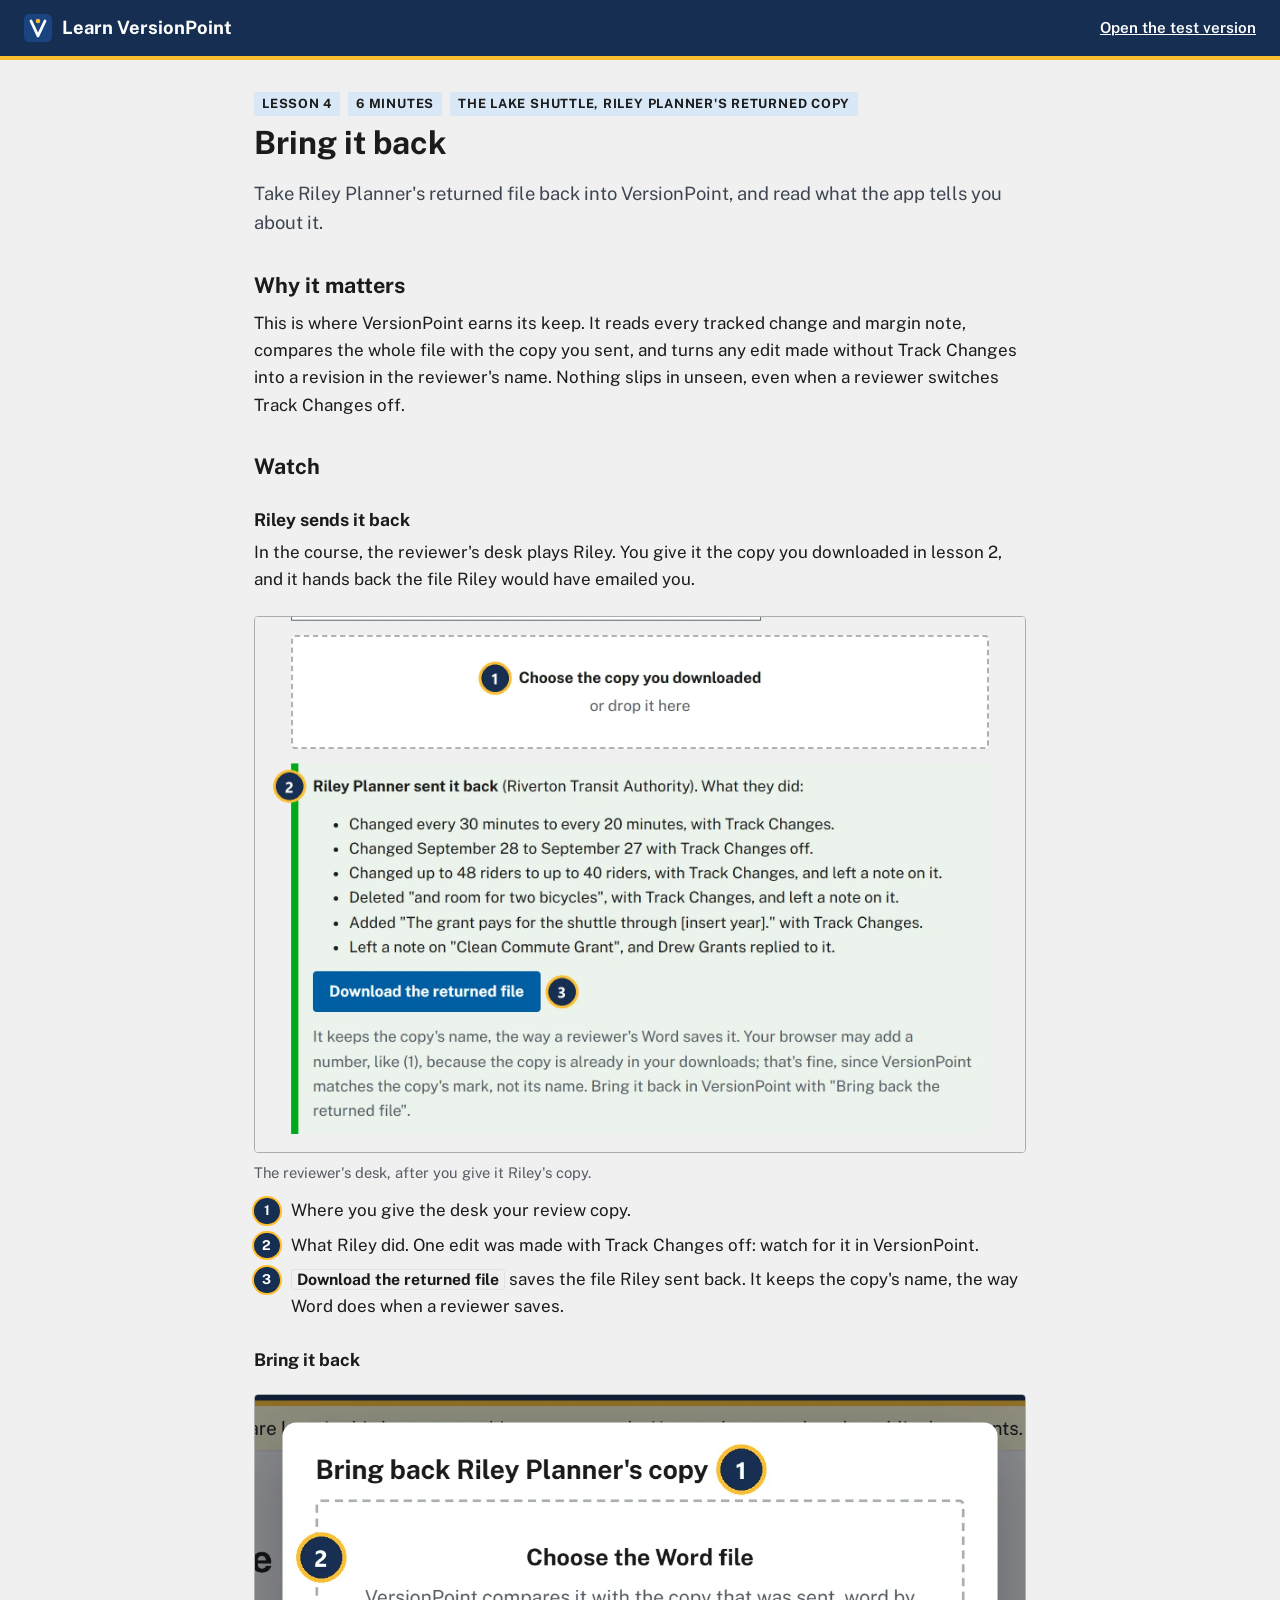
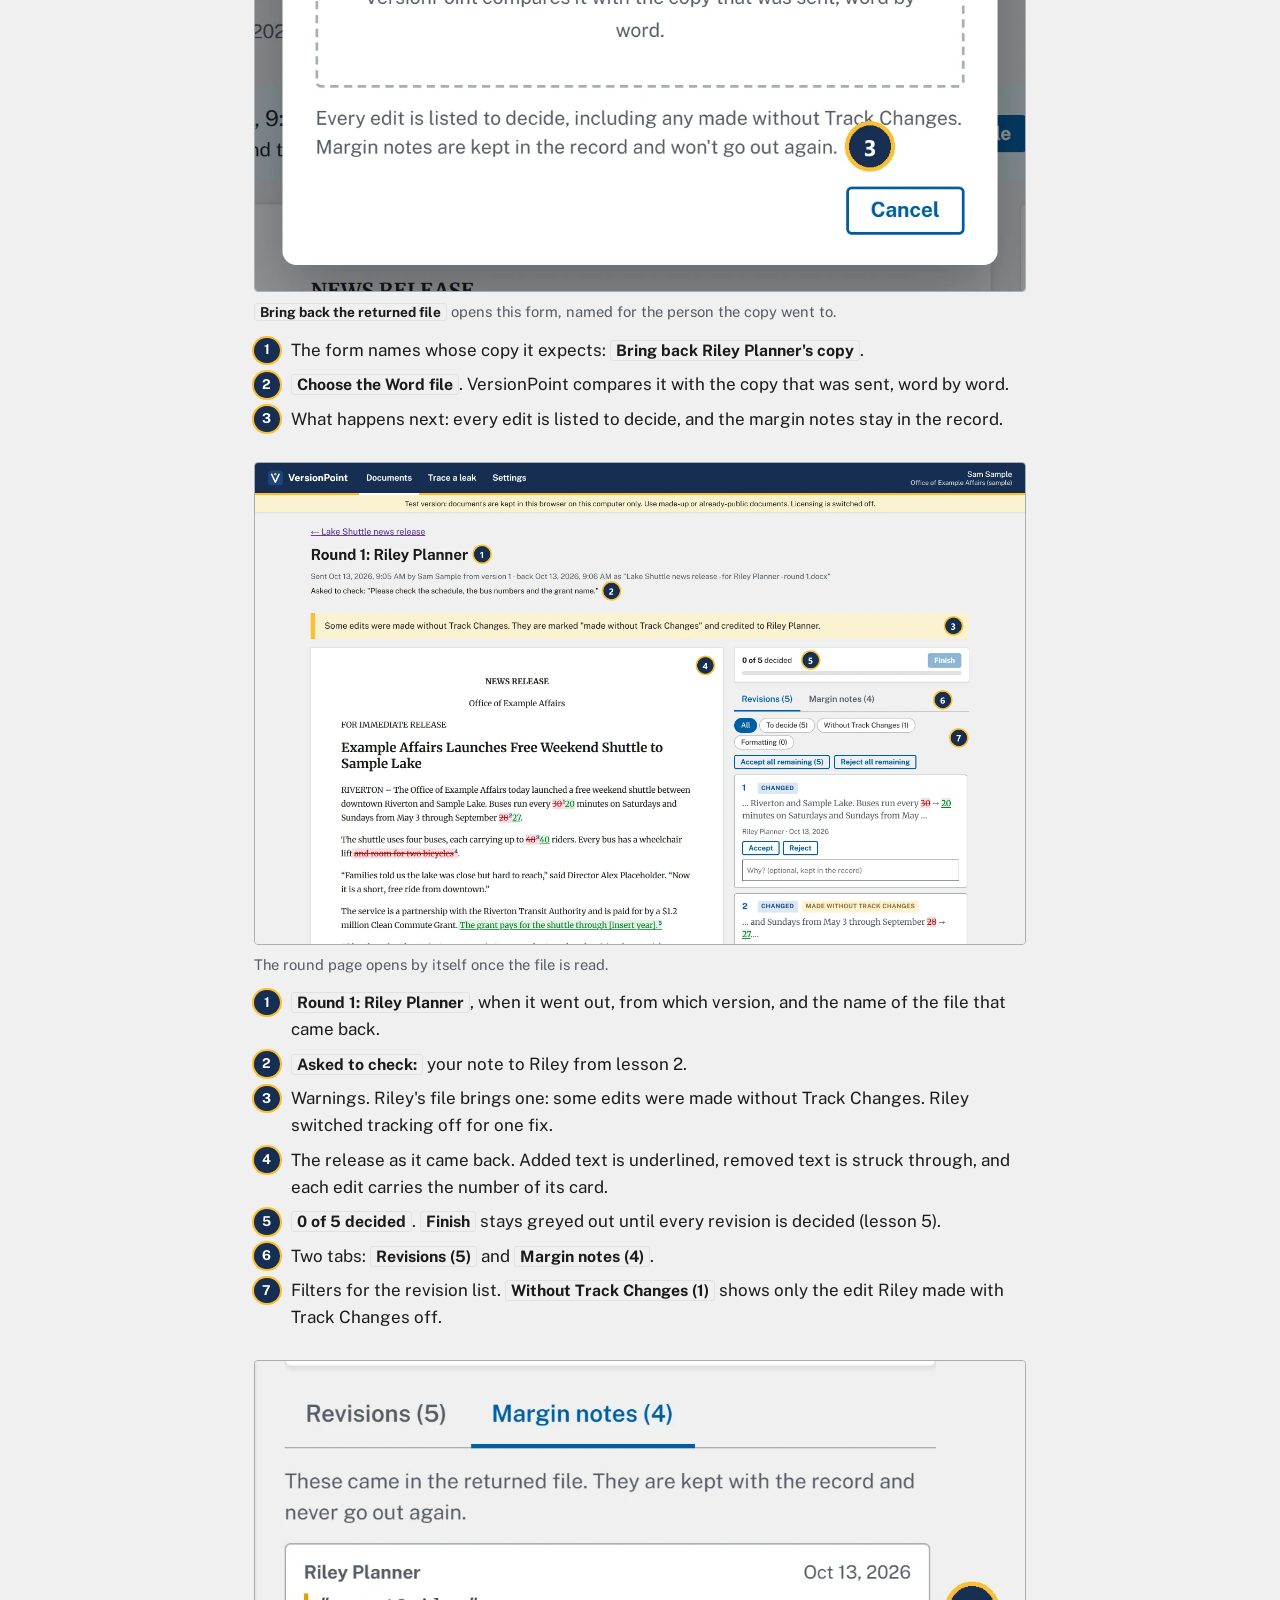
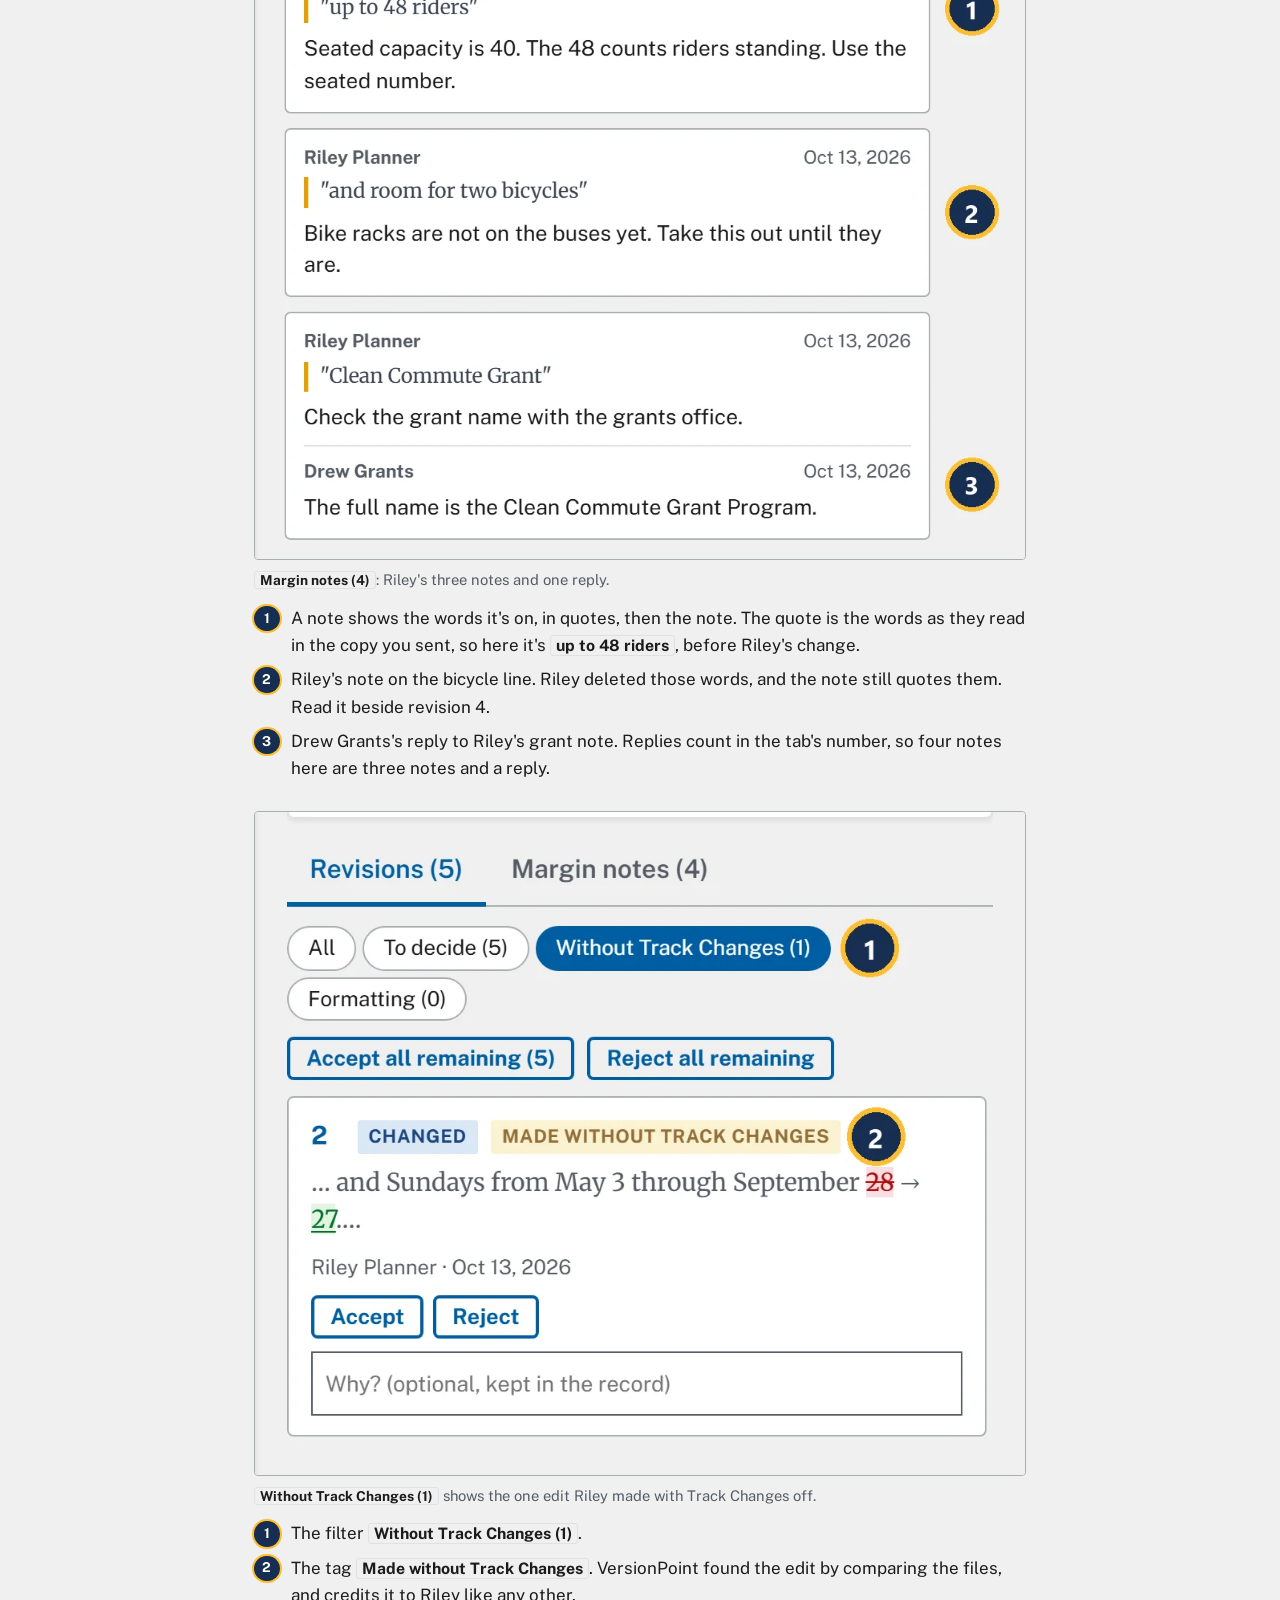
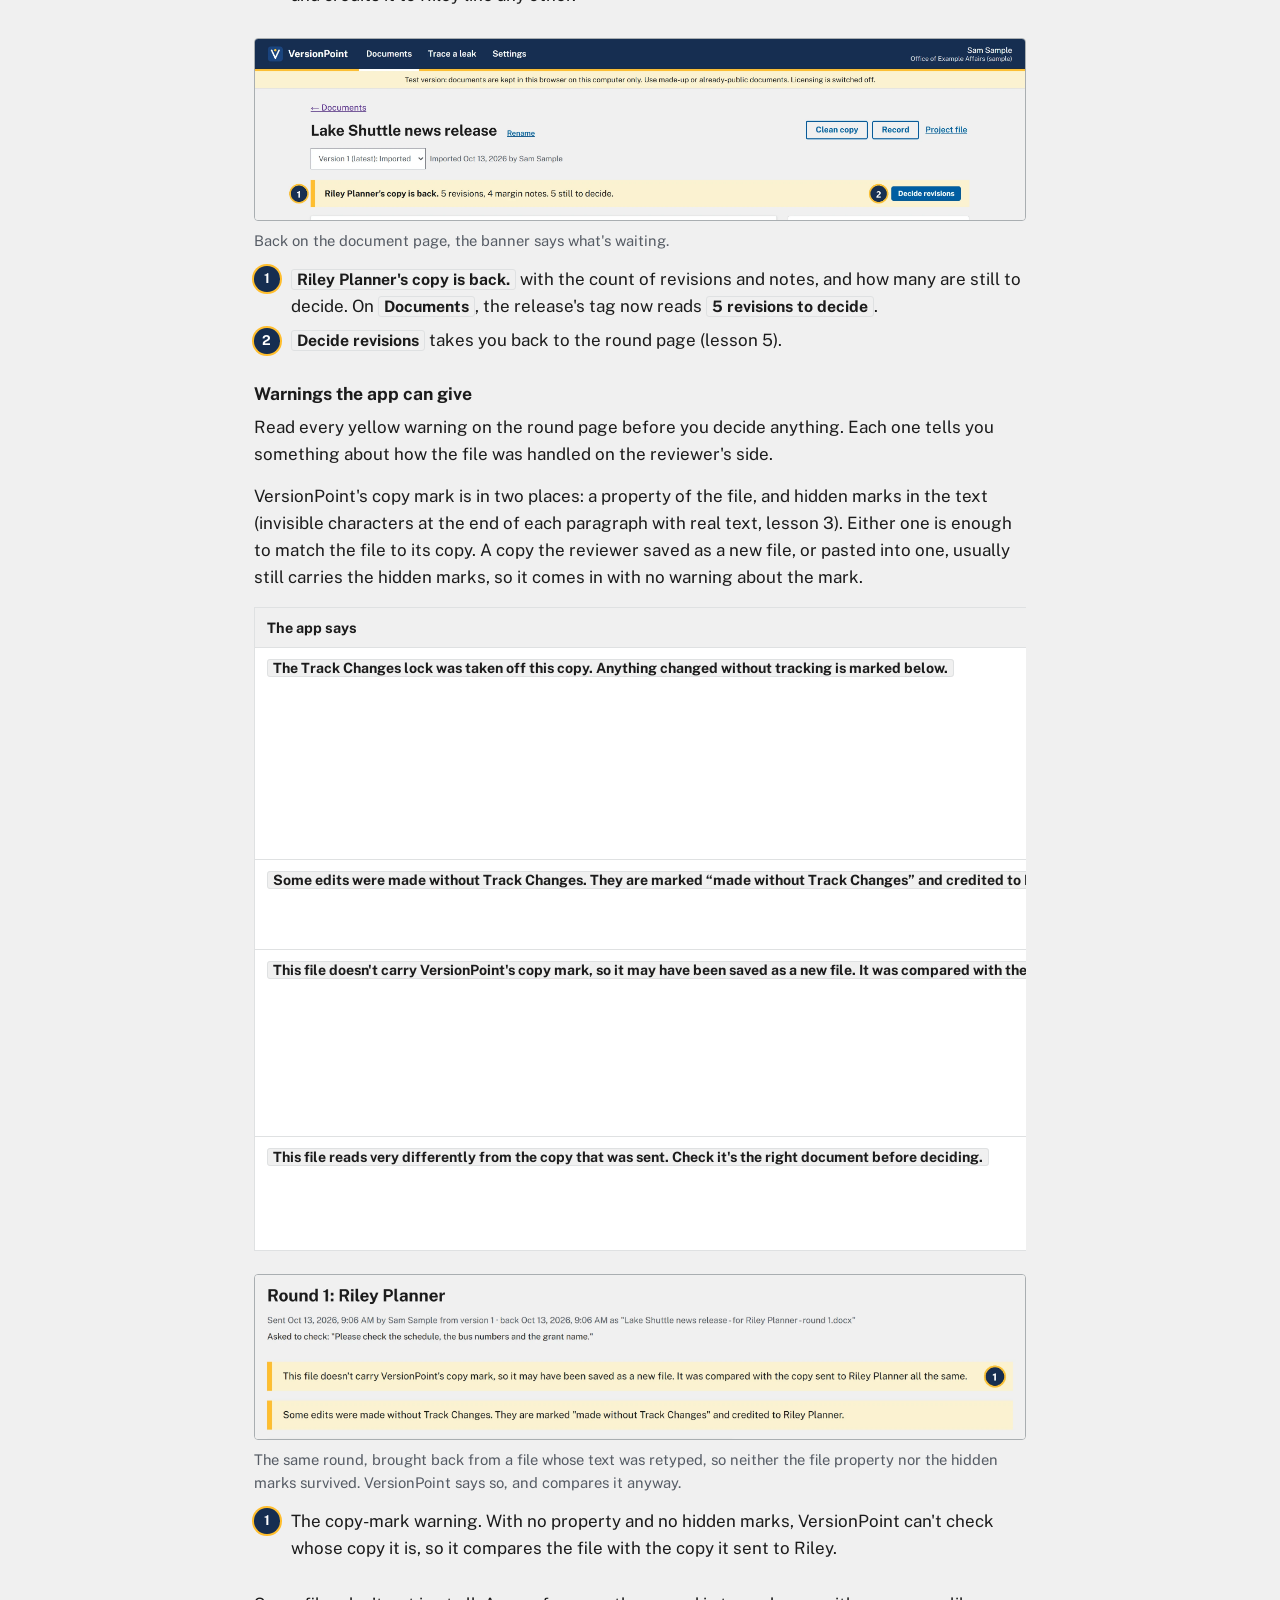
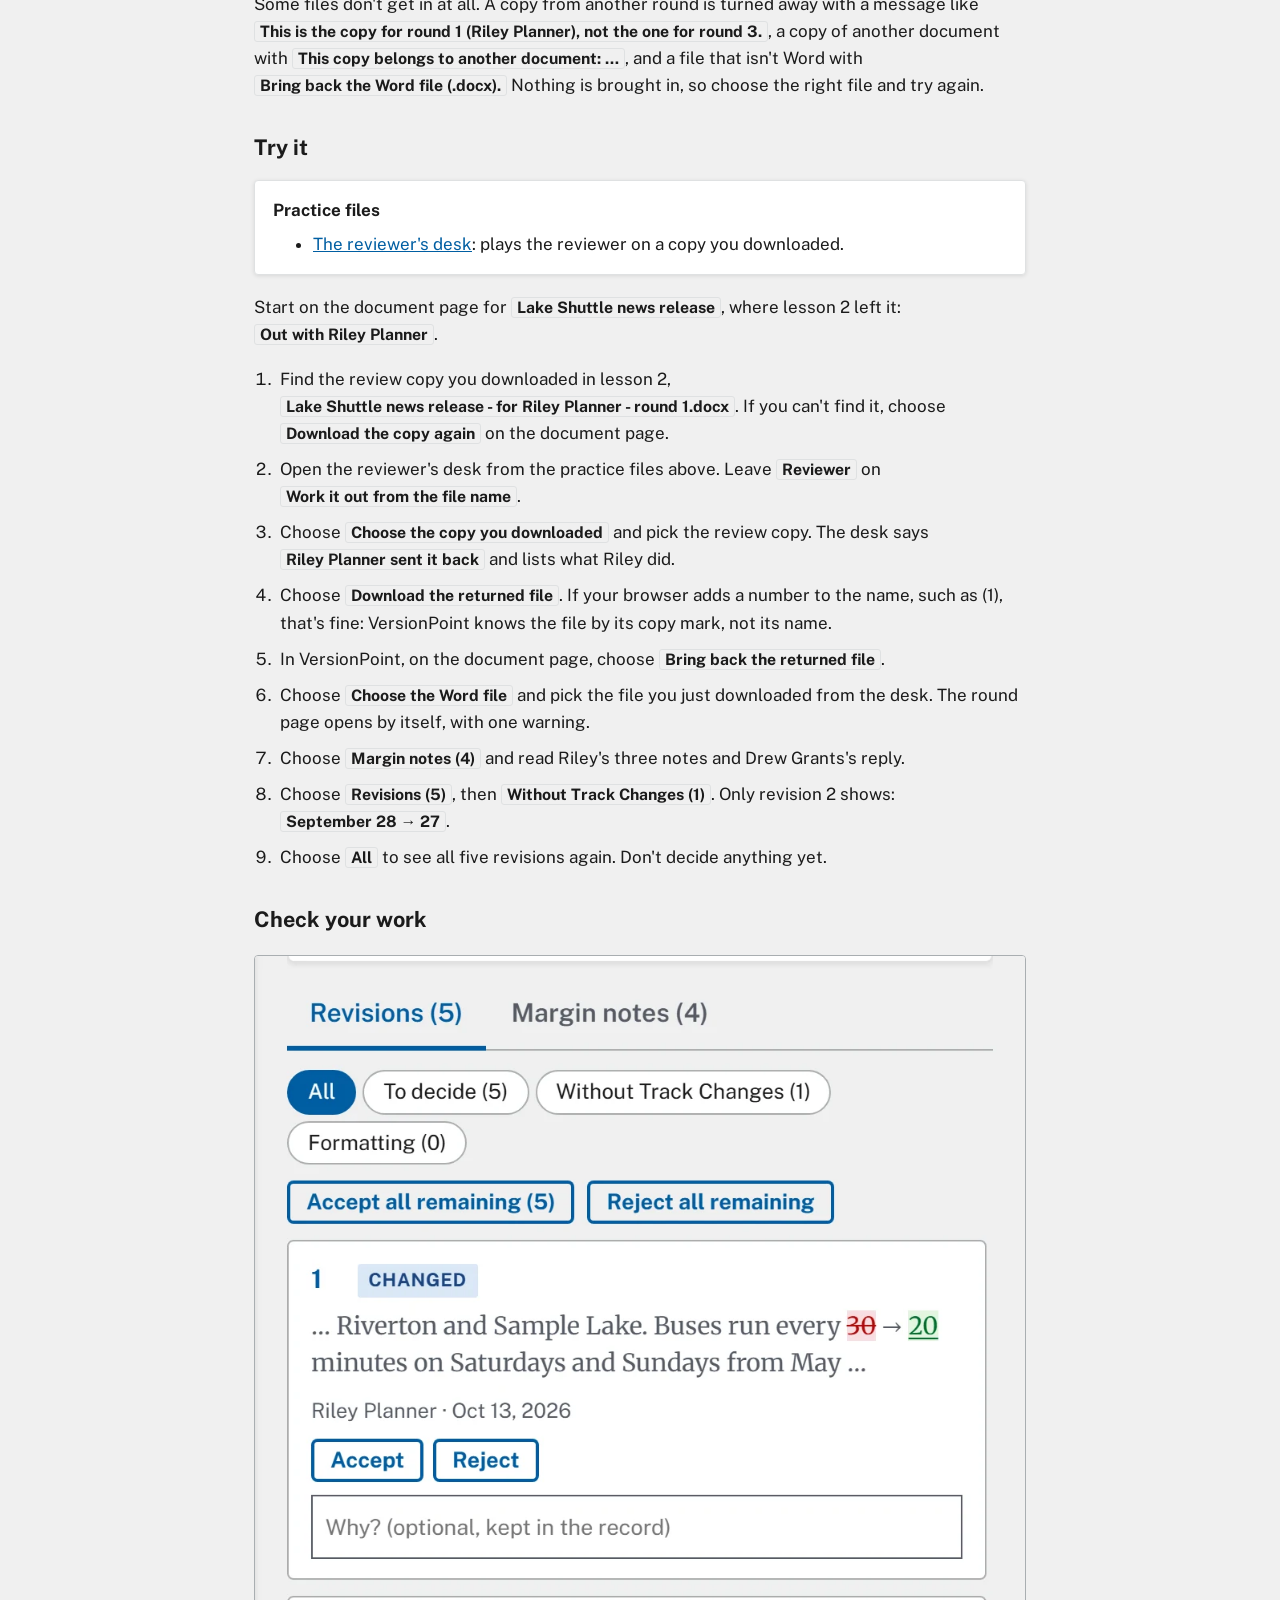
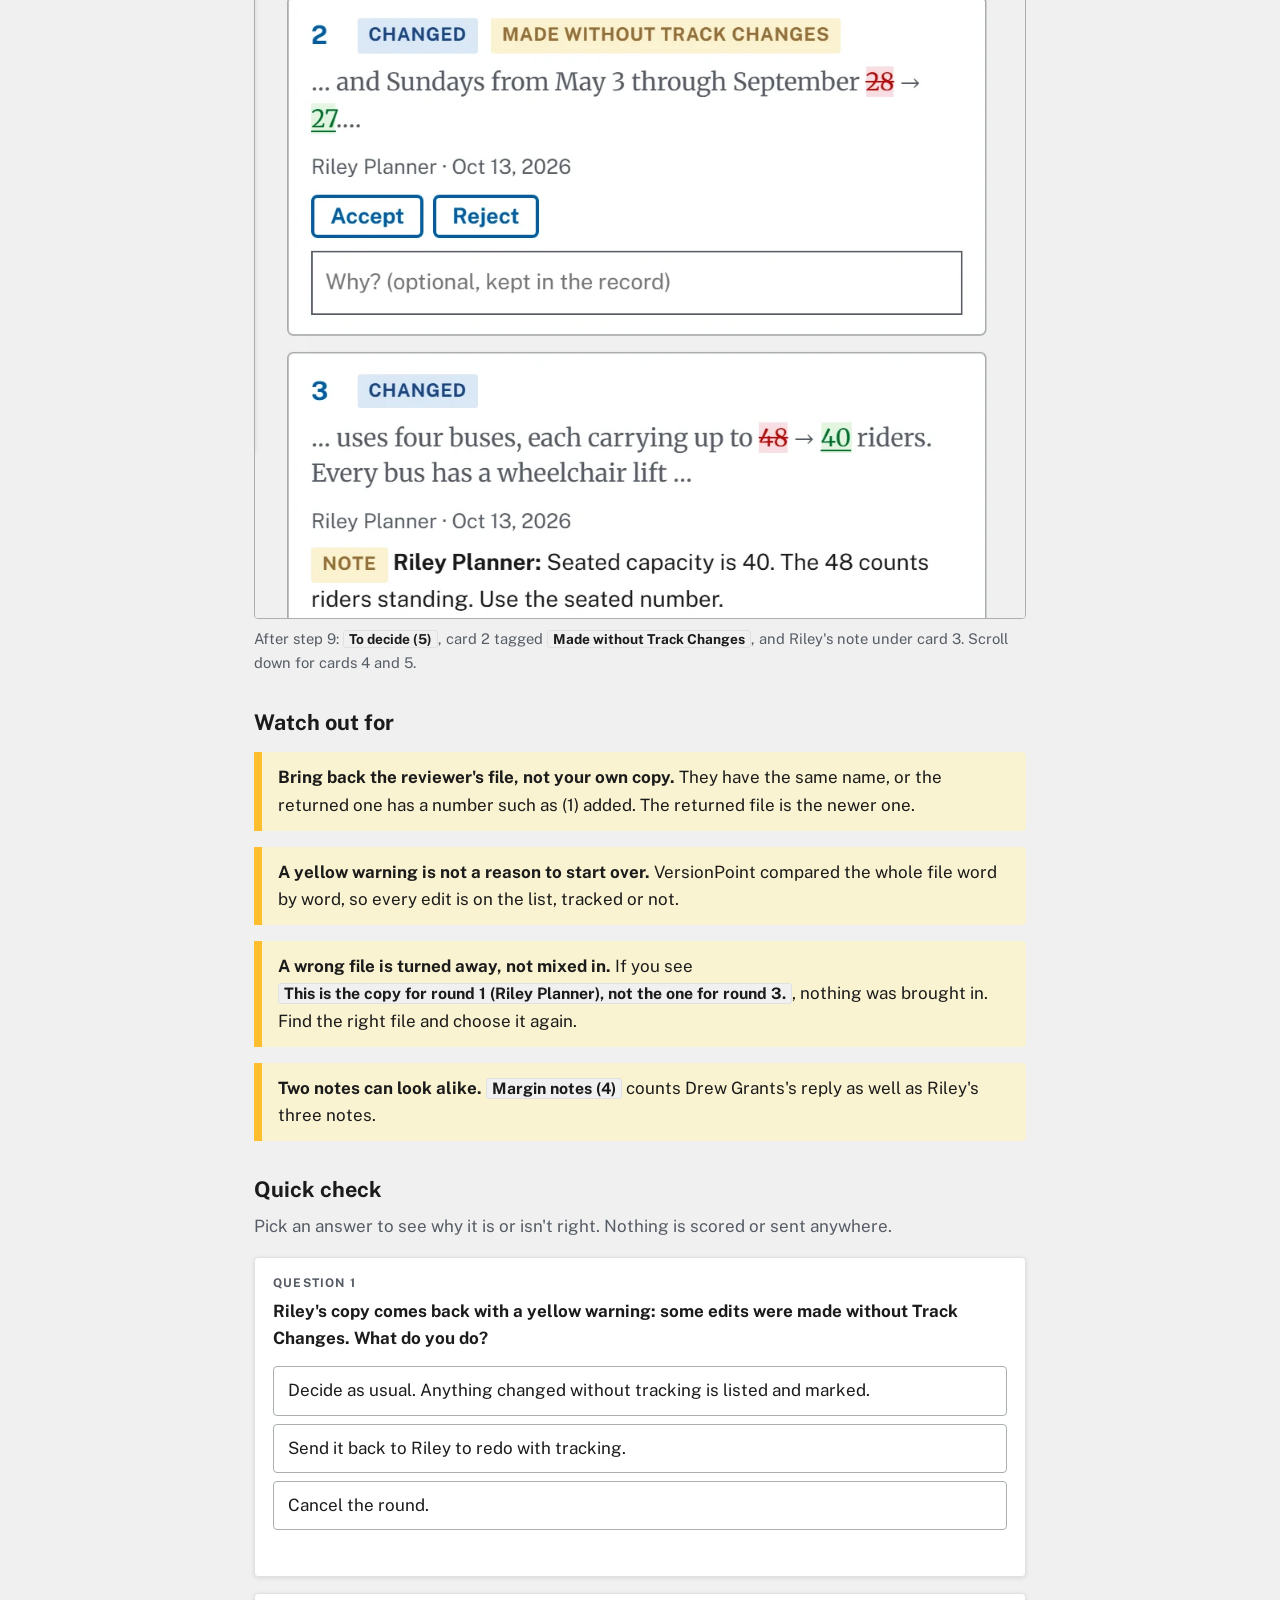
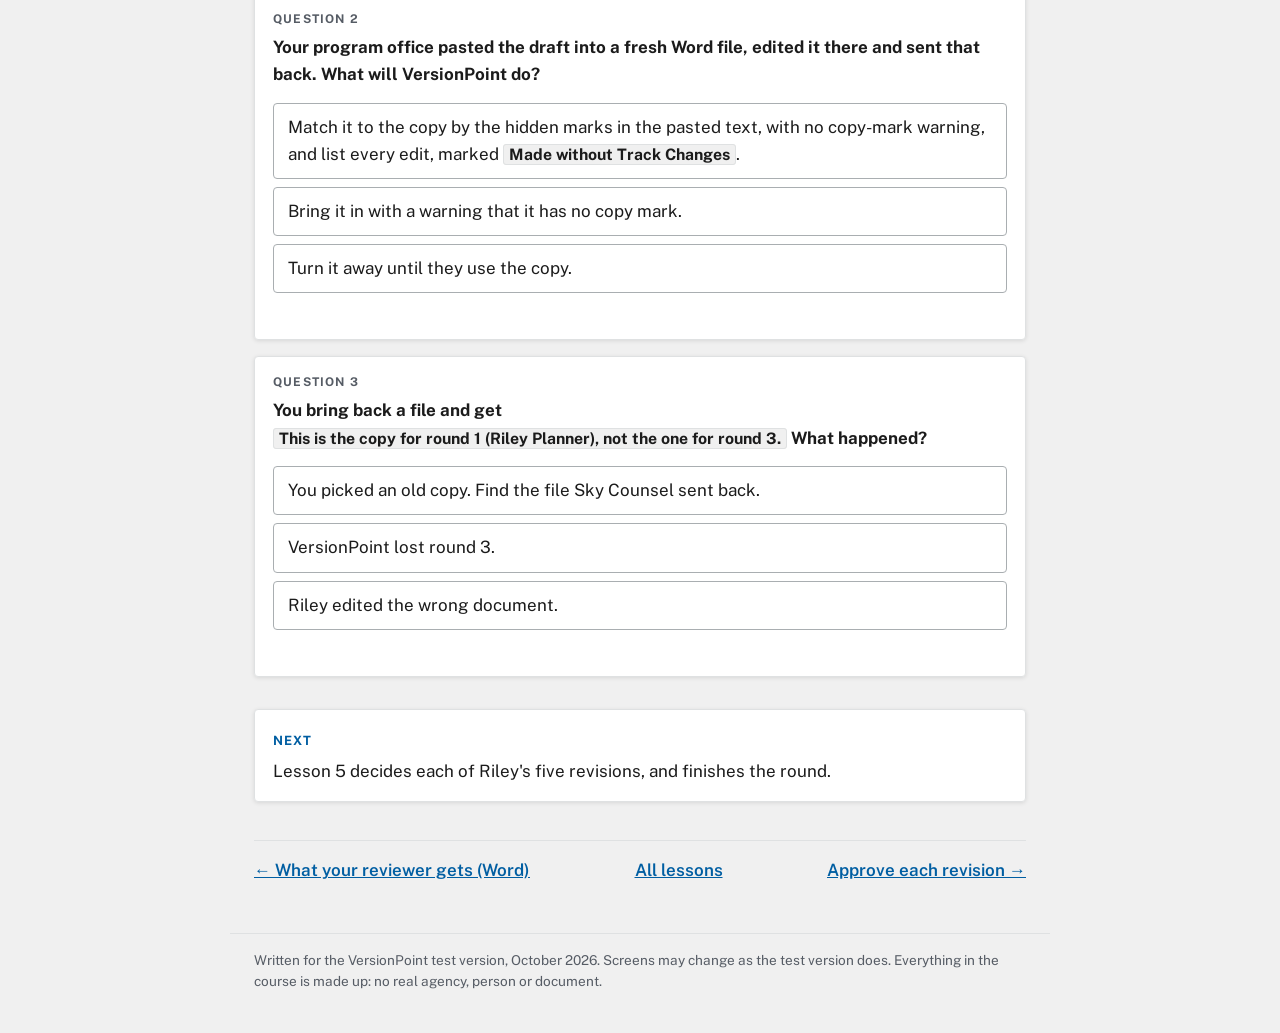
<file: course/lesson-4-bring-it-back.html>
<!doctype html><html lang="en"><head><meta charset="utf-8"><meta name="viewport" content="width=device-width, initial-scale=1">
<title>Bring it back · Learn VersionPoint</title><meta name="robots" content="noindex">
<link rel="icon" href="assets/favicon.svg" type="image/svg+xml">
<link rel="preconnect" href="https://fonts.googleapis.com"><link rel="preconnect" href="https://fonts.gstatic.com" crossorigin>
<link rel="stylesheet" href="https://fonts.googleapis.com/css2?family=Public+Sans:ital,wght@0,400;0,600;0,700;1,400&display=swap">
<link rel="stylesheet" href="assets/course.css"></head><body>
<a class="skip" href="#main">Skip to content</a>
<header class="topbar"><a class="brand" href="index.html"><img src="assets/favicon.svg" alt="" width="28" height="28"> Learn VersionPoint</a>
<span class="spacer"></span><a class="out" href="https://feralucce.github.io/versionpoint-test/">Open the test version</a></header>
<main id="main" class="page"><p class="slate"><span>Lesson 4</span><span>6 minutes</span><span>The Lake Shuttle, Riley Planner&#x27;s returned copy</span></p><h1>Bring it back</h1><p class="lede">Take Riley Planner&#x27;s returned file back into VersionPoint, and read what the app tells you about it.</p><h2>Why it matters</h2><p>This is where VersionPoint earns its keep. It reads every tracked change and margin note, compares the whole file with the copy you sent, and turns any edit made without Track Changes into a revision in the reviewer&#x27;s name. Nothing slips in unseen, even when a reviewer switches Track Changes off.</p><h2>Watch</h2><h3>Riley sends it back</h3><p>In the course, the reviewer&#x27;s desk plays Riley. You give it the copy you downloaded in lesson 2, and it hands back the file Riley would have emailed you.</p><figure class="shot"><a href="assets/l4-desk-a.webp" class="zoom"><img src="assets/l4-desk-a.webp" alt="The reviewer&#x27;s desk after a copy was chosen. Callout 1 marks the box Choose the copy you downloaded, or drop it here. Callout 2 marks the result: Riley Planner sent it back (Riverton Transit Authority, for lesson 4), with a list of six things Riley did: changed every 30 minutes to every 20 minutes with Track Changes; changed September 28 to September 27 with Track Changes off; changed up to 48 riders to up to 40 riders with Track Changes and left a note on it; deleted and room for two bicycles with Track Changes and left a note on it; added The grant pays for the shuttle through [insert year]. with Track Changes; left a note on Clean Commute Grant, and Drew Grants replied to it. Callout 3 marks the Download the returned file button." loading="lazy"></a><figcaption>The reviewer&#x27;s desk, after you give it Riley&#x27;s copy.</figcaption><ol class="callouts"><li>Where you give the desk your review copy.</li><li>What Riley did. One edit was made with Track Changes off: watch for it in VersionPoint.</li><li><span class="ui">Download the returned file</span> saves the file Riley sent back. It keeps the copy&#x27;s name, the way Word does when a reviewer saves.</li></ol></figure><h3>Bring it back</h3><figure class="shot"><a href="assets/l4-bringback-a.webp" class="zoom"><img src="assets/l4-bringback-a.webp" alt="The Bring back Riley Planner&#x27;s copy form over the document page. Callout 1 marks the title, Bring back Riley Planner&#x27;s copy. Callout 2 marks the box Choose the Word file, with the hint VersionPoint compares it with the copy that was sent, word by word. Callout 3 marks the line under it: Every edit is listed to decide, including any made without Track Changes. Margin notes are kept in the record and won&#x27;t go out again. A Cancel button sits at the bottom." loading="lazy"></a><figcaption><span class="ui">Bring back the returned file</span> opens this form, named for the person the copy went to.</figcaption><ol class="callouts"><li>The form names whose copy it expects: <span class="ui">Bring back Riley Planner&#x27;s copy</span>.</li><li><span class="ui">Choose the Word file</span>. VersionPoint compares it with the copy that was sent, word by word.</li><li>What happens next: every edit is listed to decide, and the margin notes stay in the record.</li></ol></figure><figure class="shot"><a href="assets/l4-round-a.webp" class="zoom"><img src="assets/l4-round-a.webp" alt="The round page, Round 1: Riley Planner. Callout 1 marks the heading, with the line under it: Sent by Sam Sample from version 1, back as Lake Shuttle news release - for Riley Planner - round 1.docx. Callout 2 marks Asked to check: Please check the schedule, the bus numbers and the grant name. Callout 3 marks one yellow warning: Some edits were made without Track Changes. They are marked made without Track Changes and credited to Riley Planner. Callout 4 marks the release as it came back, with added text underlined and removed text struck through, each edit numbered: 30 removed and 20 added (1), 28 removed and 27 added (2), 48 removed and 40 added (3), and room for two bicycles removed (4). Callout 5 marks 0 of 5 decided, beside a greyed-out Finish button. Callout 6 marks the tabs Revisions (5) and Margin notes (4). Callout 7 marks the filters All, To decide (5), Without Track Changes (1) and Formatting (0). Below them are Accept all remaining (5), Reject all remaining, and card 1, Changed, 30 to 20, with Accept, Reject and a Why? box." loading="lazy"></a><figcaption>The round page opens by itself once the file is read.</figcaption><ol class="callouts"><li><span class="ui">Round 1: Riley Planner</span>, when it went out, from which version, and the name of the file that came back.</li><li><span class="ui">Asked to check:</span> your note to Riley from lesson 2.</li><li>Warnings. Riley&#x27;s file brings one: some edits were made without Track Changes. Riley switched tracking off for one fix.</li><li>The release as it came back. Added text is underlined, removed text is struck through, and each edit carries the number of its card.</li><li><span class="ui">0 of 5 decided</span>. <span class="ui">Finish</span> stays greyed out until every revision is decided (lesson 5).</li><li>Two tabs: <span class="ui">Revisions (5)</span> and <span class="ui">Margin notes (4)</span>.</li><li>Filters for the revision list. <span class="ui">Without Track Changes (1)</span> shows only the edit Riley made with Track Changes off.</li></ol></figure><figure class="shot"><a href="assets/l4-notes-a.webp" class="zoom"><img src="assets/l4-notes-a.webp" alt="The Margin notes (4) tab. The line at the top says: These came in the returned file. They are kept with the record and never go out again. Callout 1 marks Riley Planner&#x27;s note on the quoted words up to 48 riders: Seated capacity is 40. The 48 counts riders standing. Use the seated number. Callout 2 marks Riley Planner&#x27;s note on the quoted words and room for two bicycles: Bike racks are not on the buses yet. Take this out until they are. Callout 3 marks Drew Grants&#x27;s reply under Riley&#x27;s note on Clean Commute Grant: The full name is the Clean Commute Grant Program." loading="lazy"></a><figcaption><span class="ui">Margin notes (4)</span>: Riley&#x27;s three notes and one reply.</figcaption><ol class="callouts"><li>A note shows the words it&#x27;s on, in quotes, then the note. The quote is the words as they read in the copy you sent, so here it&#x27;s <span class="ui">up to 48 riders</span>, before Riley&#x27;s change.</li><li>Riley&#x27;s note on the bicycle line. Riley deleted those words, and the note still quotes them. Read it beside revision 4.</li><li>Drew Grants&#x27;s reply to Riley&#x27;s grant note. Replies count in the tab&#x27;s number, so four notes here are three notes and a reply.</li></ol></figure><figure class="shot"><a href="assets/l4-untracked-a.webp" class="zoom"><img src="assets/l4-untracked-a.webp" alt="The Revisions (5) tab with the filter Without Track Changes (1) chosen, marked by callout 1. One card shows: 2, Changed, Made without Track Changes, marked by callout 2, then the words and Sundays from May 3 through September, with 28 removed and 27 added, Riley Planner, Accept, Reject and a Why? box." loading="lazy"></a><figcaption><span class="ui">Without Track Changes (1)</span> shows the one edit Riley made with Track Changes off.</figcaption><ol class="callouts"><li>The filter <span class="ui">Without Track Changes (1)</span>.</li><li>The tag <span class="ui">Made without Track Changes</span>. VersionPoint found the edit by comparing the files, and credits it to Riley like any other.</li></ol></figure><figure class="shot"><a href="assets/l4-docpage-a.webp" class="zoom"><img src="assets/l4-docpage-a.webp" alt="The top of the document page after the file came back. Callout 1 marks the yellow banner: Riley Planner&#x27;s copy is back. 5 revisions, 4 margin notes. 5 still to decide. Callout 2 marks its Decide revisions button." loading="lazy"></a><figcaption>Back on the document page, the banner says what&#x27;s waiting.</figcaption><ol class="callouts"><li><span class="ui">Riley Planner&#x27;s copy is back.</span> with the count of revisions and notes, and how many are still to decide. On <span class="ui">Documents</span>, the release&#x27;s tag now reads <span class="ui">5 revisions to decide</span>.</li><li><span class="ui">Decide revisions</span> takes you back to the round page (lesson 5).</li></ol></figure><h3>Warnings the app can give</h3><p>Read every yellow warning on the round page before you decide anything. Each one tells you something about how the file was handled on the reviewer&#x27;s side.</p><p>VersionPoint&#x27;s copy mark is in two places: a property of the file, and hidden marks in the text (invisible characters at the end of each paragraph with real text, lesson 3). Either one is enough to match the file to its copy. A copy the reviewer saved as a new file, or pasted into one, usually still carries the hidden marks, so it comes in with no warning about the mark.</p><div class="tbl"><table><thead><tr><th scope=col>The app says</th><th scope=col>What happened</th><th scope=col>What you do</th></tr></thead><tbody><tr><td><span class="ui">The Track Changes lock was taken off this copy. Anything changed without tracking is marked below.</span></td><td>Only for a copy sent with <span class="ui">Lock Track Changes on</span>: the reviewer, or their editor, removed the lock. A copy sent unlocked never brings this warning.</td><td>Decide as usual. Check the <span class="ui">Without Track Changes</span> filter first.</td></tr><tr><td><span class="ui">Some edits were made without Track Changes. They are marked “made without Track Changes” and credited to Riley Planner.</span></td><td>VersionPoint compared the files and found edits Word didn&#x27;t track.</td><td>Decide each one on the facts, like any other edit.</td></tr><tr><td><span class="ui">This file doesn&#x27;t carry VersionPoint&#x27;s copy mark, so it may have been saved as a new file. It was compared with the copy sent to Riley Planner all the same.</span></td><td>Both marks are gone: the file property and the hidden marks in the text. The text was retyped, or run through a tool that cleans out invisible characters.</td><td>Make sure it&#x27;s really Riley&#x27;s file on this release, then decide as usual.</td></tr><tr><td><span class="ui">This file reads very differently from the copy that was sent. Check it&#x27;s the right document before deciding.</span></td><td>The file barely matches what you sent.</td><td>Check it&#x27;s the reviewer&#x27;s file on this release before you decide anything.</td></tr></tbody></table></div><figure class="shot"><a href="assets/l4-nomark-a.webp" class="zoom"><img src="assets/l4-nomark-a.webp" alt="The top of a round page for a file brought back with no copy mark left, in the file property or in the text. Callout 1 marks the first warning: This file doesn&#x27;t carry VersionPoint&#x27;s copy mark, so it may have been saved as a new file. It was compared with the copy sent to Riley Planner all the same. A second warning below it says: Some edits were made without Track Changes. They are marked made without Track Changes and credited to Riley Planner." loading="lazy"></a><figcaption>The same round, brought back from a file whose text was retyped, so neither the file property nor the hidden marks survived. VersionPoint says so, and compares it anyway.</figcaption><ol class="callouts"><li>The copy-mark warning. With no property and no hidden marks, VersionPoint can&#x27;t check whose copy it is, so it compares the file with the copy it sent to Riley.</li></ol></figure><p>Some files don&#x27;t get in at all. A copy from another round is turned away with a message like <span class="ui">This is the copy for round 1 (Riley Planner), not the one for round 3.</span>, a copy of another document with <span class="ui">This copy belongs to another document: …</span>, and a file that isn&#x27;t Word with <span class="ui">Bring back the Word file (.docx).</span> Nothing is brought in, so choose the right file and try again.</p><h2>Try it</h2><div class="files card"><b>Practice files</b><ul><li><a href="reviewers-desk.html">The reviewer's desk</a>: plays the reviewer on a copy you downloaded.</li></ul></div><p>Start on the document page for <span class="ui">Lake Shuttle news release</span>, where lesson 2 left it: <span class="ui">Out with Riley Planner</span>.</p><ol class="steps"><li>Find the review copy you downloaded in lesson 2, <span class="ui">Lake Shuttle news release - for Riley Planner - round 1.docx</span>. If you can&#x27;t find it, choose <span class="ui">Download the copy again</span> on the document page.</li><li>Open the reviewer&#x27;s desk from the practice files above. Leave <span class="ui">Reviewer</span> on <span class="ui">Work it out from the file name</span>.</li><li>Choose <span class="ui">Choose the copy you downloaded</span> and pick the review copy. The desk says <span class="ui">Riley Planner sent it back</span> and lists what Riley did.</li><li>Choose <span class="ui">Download the returned file</span>. If your browser adds a number to the name, such as (1), that&#x27;s fine: VersionPoint knows the file by its copy mark, not its name.</li><li>In VersionPoint, on the document page, choose <span class="ui">Bring back the returned file</span>.</li><li>Choose <span class="ui">Choose the Word file</span> and pick the file you just downloaded from the desk. The round page opens by itself, with one warning.</li><li>Choose <span class="ui">Margin notes (4)</span> and read Riley&#x27;s three notes and Drew Grants&#x27;s reply.</li><li>Choose <span class="ui">Revisions (5)</span>, then <span class="ui">Without Track Changes (1)</span>. Only revision 2 shows: <span class="ui">September 28 → 27</span>.</li><li>Choose <span class="ui">All</span> to see all five revisions again. Don&#x27;t decide anything yet.</li></ol><h2>Check your work</h2><figure class="shot"><a href="assets/l4-check.webp" class="zoom"><img src="assets/l4-check.webp" alt="The revision list on the round page, with All chosen: the tabs Revisions (5) and Margin notes (4), the filters All, To decide (5), Without Track Changes (1) and Formatting (0), Accept all remaining (5) and Reject all remaining. Card 1, Changed, 30 to 20. Card 2, Changed, with the tag Made without Track Changes, 28 to 27. Card 3, Changed, 48 to 40, with Riley Planner&#x27;s note under it: Seated capacity is 40. The 48 counts riders standing. Use the seated number." loading="lazy"></a><figcaption>After step 9: <span class="ui">To decide (5)</span>, card 2 tagged <span class="ui">Made without Track Changes</span>, and Riley&#x27;s note under card 3. Scroll down for cards 4 and 5.</figcaption></figure><h2>Watch out for</h2><div class="alert warning"><b>Bring back the reviewer&#x27;s file, not your own copy.</b> They have the same name, or the returned one has a number such as (1) added. The returned file is the newer one.</div><div class="alert warning"><b>A yellow warning is not a reason to start over.</b> VersionPoint compared the whole file word by word, so every edit is on the list, tracked or not.</div><div class="alert warning"><b>A wrong file is turned away, not mixed in.</b> If you see <span class="ui">This is the copy for round 1 (Riley Planner), not the one for round 3.</span>, nothing was brought in. Find the right file and choose it again.</div><div class="alert warning"><b>Two notes can look alike.</b> <span class="ui">Margin notes (4)</span> counts Drew Grants&#x27;s reply as well as Riley&#x27;s three notes.</div><h2>Quick check</h2><p class="dim">Pick an answer to see why it is or isn't right. Nothing is scored or sent anywhere.</p><div class="q card"><p class="qn">Question 1</p><p><b>Riley&#x27;s copy comes back with a yellow warning: some edits were made without Track Changes. What do you do?</b></p><div class="choices" role="group" aria-label="Answers to question 1"><button type="button" class="choice" data-right="true" data-fb="VersionPoint compared the file word by word and found every change. Choose &quot;Without Track Changes&quot; to see those first.">Decide as usual. Anything changed without tracking is listed and marked.</button><button type="button" class="choice" data-right="false" data-fb="Not needed. The edit made without tracking is already a revision in Riley&#x27;s name, ready to decide.">Send it back to Riley to redo with tracking.</button><button type="button" class="choice" data-right="false" data-fb="The round is back and the edits are all there to decide. Cancelling would only throw them away.">Cancel the round.</button></div><p class="fb" aria-live="polite"></p></div><div class="q card"><p class="qn">Question 2</p><p><b>Your program office pasted the draft into a fresh Word file, edited it there and sent that back. What will VersionPoint do?</b></p><div class="choices" role="group" aria-label="Answers to question 2"><button type="button" class="choice" data-right="true" data-fb="Right. The hidden marks travel with the pasted text, so the file is matched to the copy you sent. The edits weren&#x27;t tracked in the new file, so they come in marked &quot;Made without Track Changes&quot;, ready to decide.">Match it to the copy by the hidden marks in the pasted text, with no copy-mark warning, and list every edit, marked <span class="ui">Made without Track Changes</span>.</button><button type="button" class="choice" data-right="false" data-fb="Not when the text was pasted: the hidden marks come with it. That warning appears only when both the file property and the hidden marks are gone, for example when the text was retyped.">Bring it in with a warning that it has no copy mark.</button><button type="button" class="choice" data-right="false" data-fb="Only a copy from another round or another document is turned away. A pasted copy is matched by its hidden marks and compared word by word.">Turn it away until they use the copy.</button></div><p class="fb" aria-live="polite"></p></div><div class="q card"><p class="qn">Question 3</p><p><b>You bring back a file and get <span class="ui">This is the copy for round 1 (Riley Planner), not the one for round 3.</span> What happened?</b></p><div class="choices" role="group" aria-label="Answers to question 3"><button type="button" class="choice" data-right="true" data-fb="Nothing was brought in, so just try again with the right file.">You picked an old copy. Find the file Sky Counsel sent back.</button><button type="button" class="choice" data-right="false" data-fb="Round 3 is still out and waiting. The message is about the file you chose.">VersionPoint lost round 3.</button><button type="button" class="choice" data-right="false" data-fb="The message is about the file you chose, not about Riley. It tells you whose copy that file is.">Riley edited the wrong document.</button></div><p class="fb" aria-live="polite"></p></div><div class="next card"><b>Next</b><p>Lesson 5 decides each of Riley&#x27;s five revisions, and finishes the round.</p></div><nav class="pager" aria-label="Lessons"><a href="lesson-3-reviewer-gets.html" rel="prev">&larr; What your reviewer gets (Word)</a><a href="index.html">All lessons</a><a href="lesson-5-approve-each-revision.html" rel="next">Approve each revision &rarr;</a></nav></main>
<footer class="foot">Written for the VersionPoint test version, October 2026. Screens may change as the test version does. Everything in the course is made up: no real agency, person or document.</footer>
<script src="assets/course.js"></script></body></html>
</file>
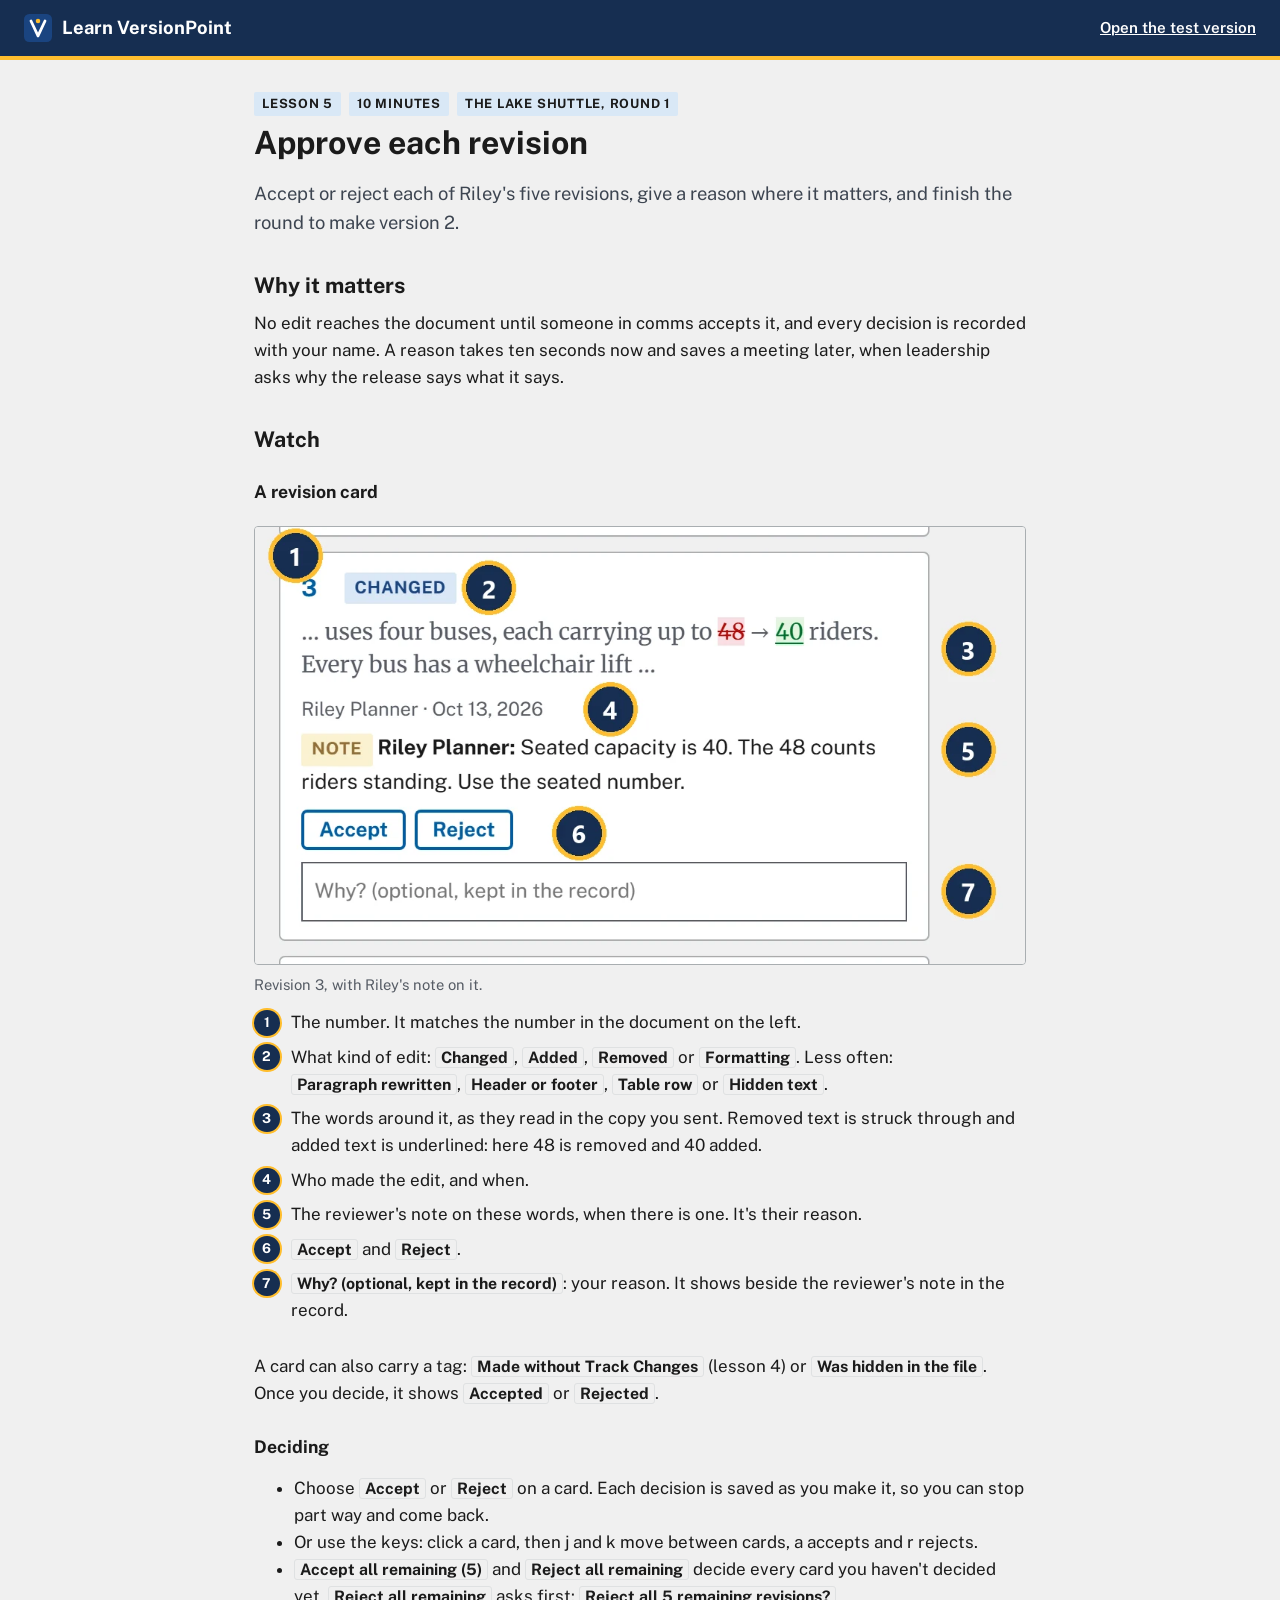
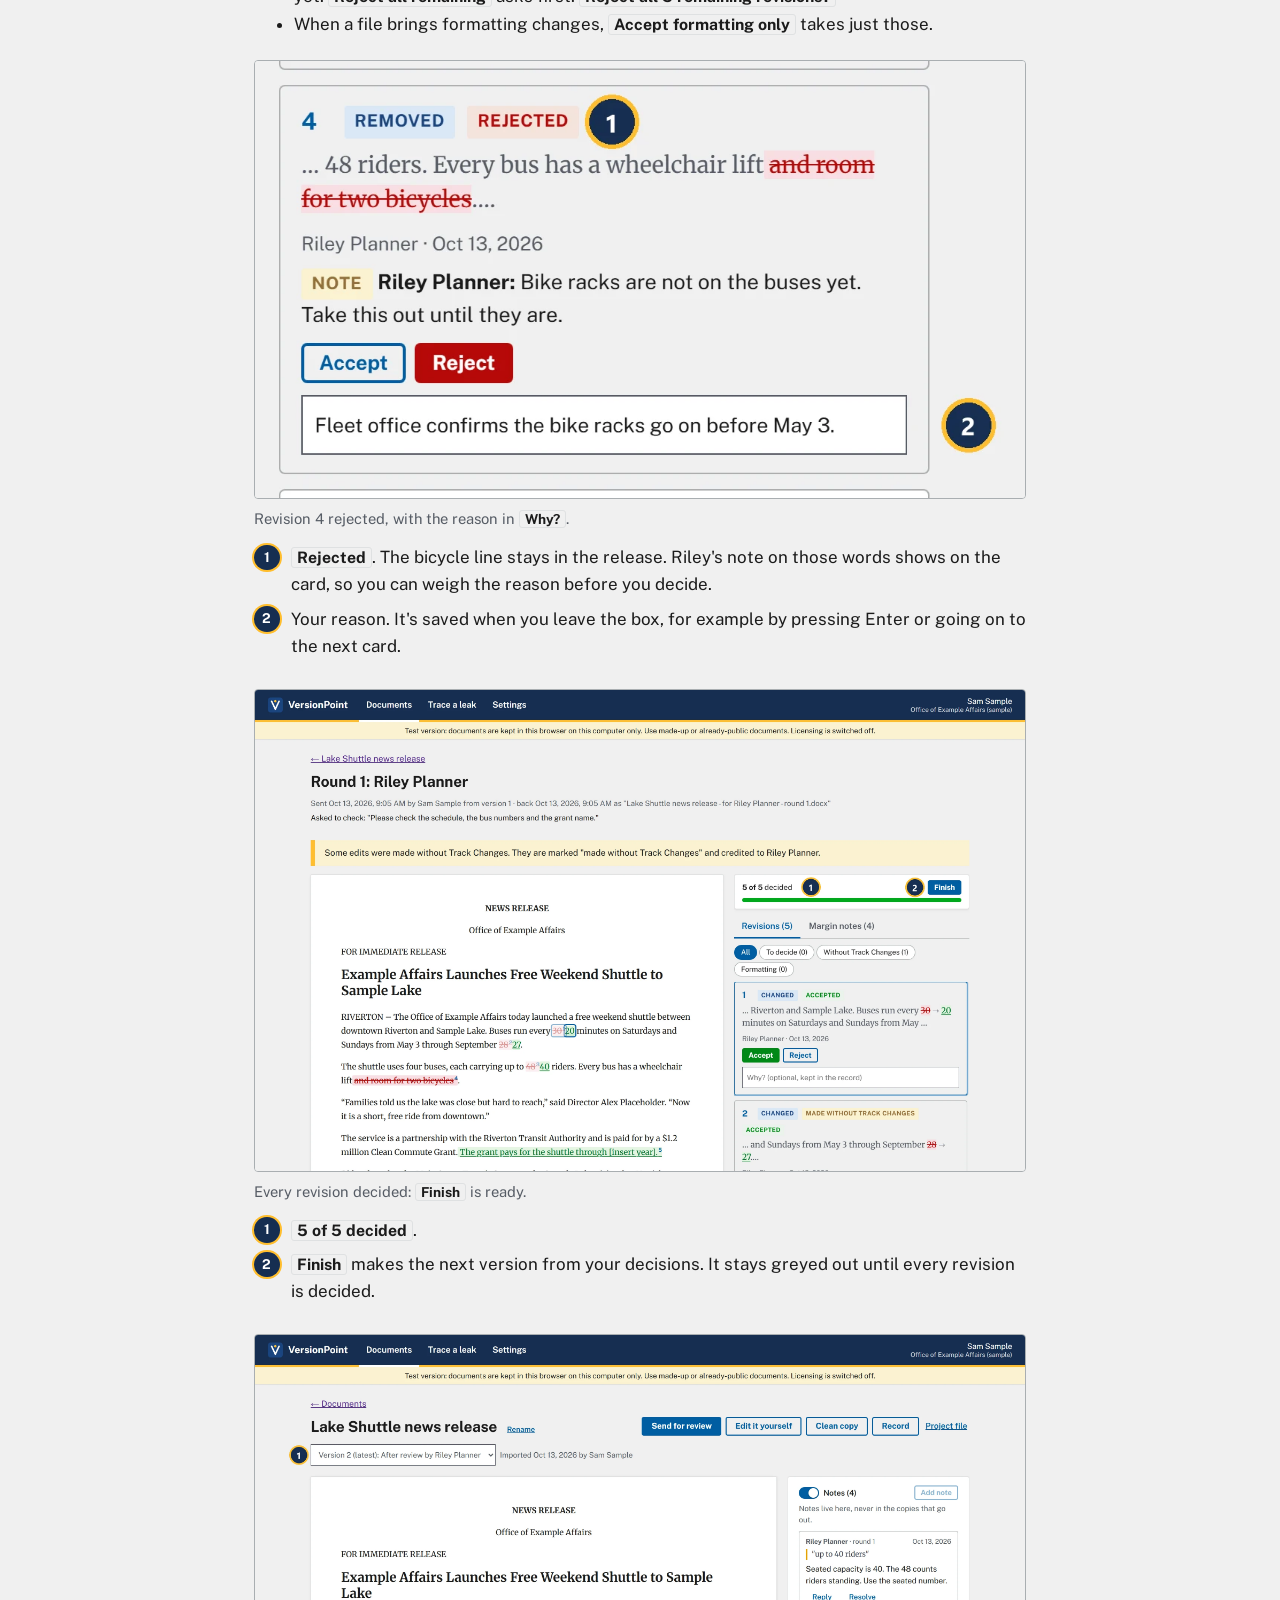
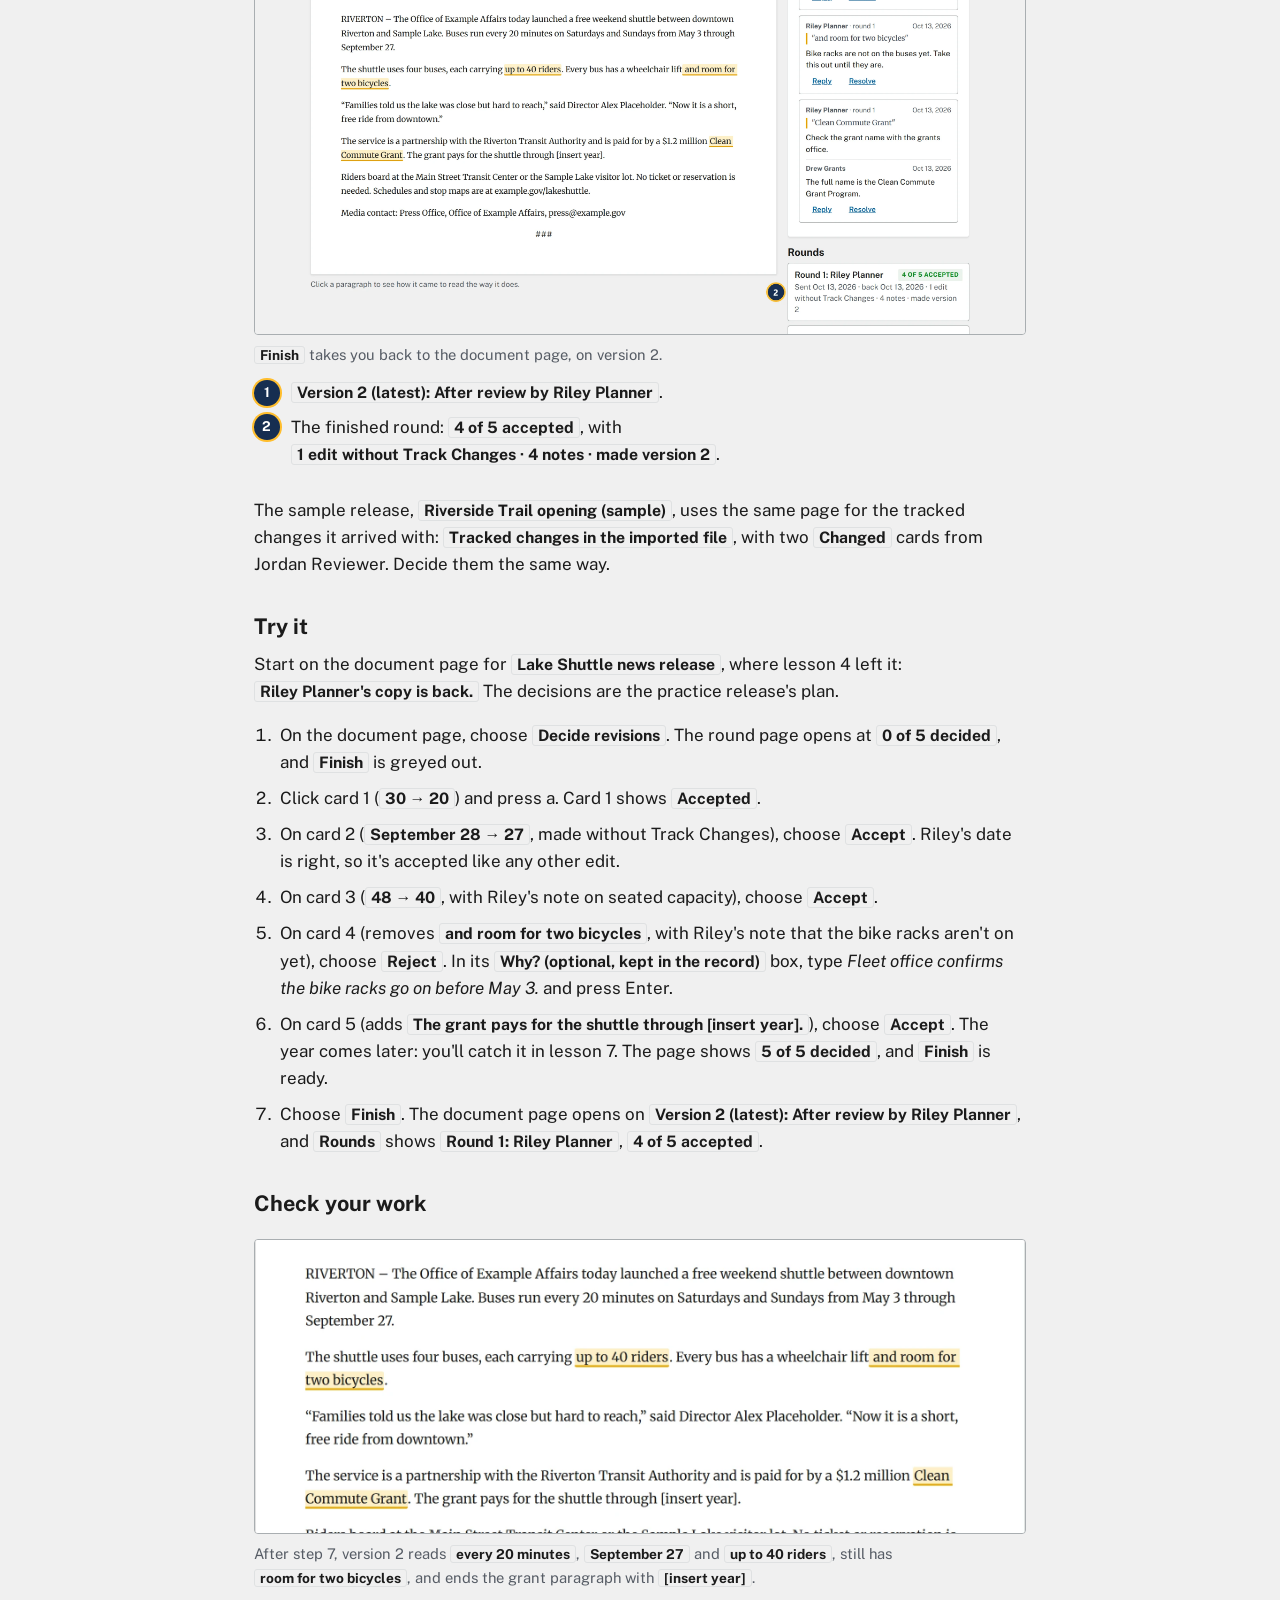
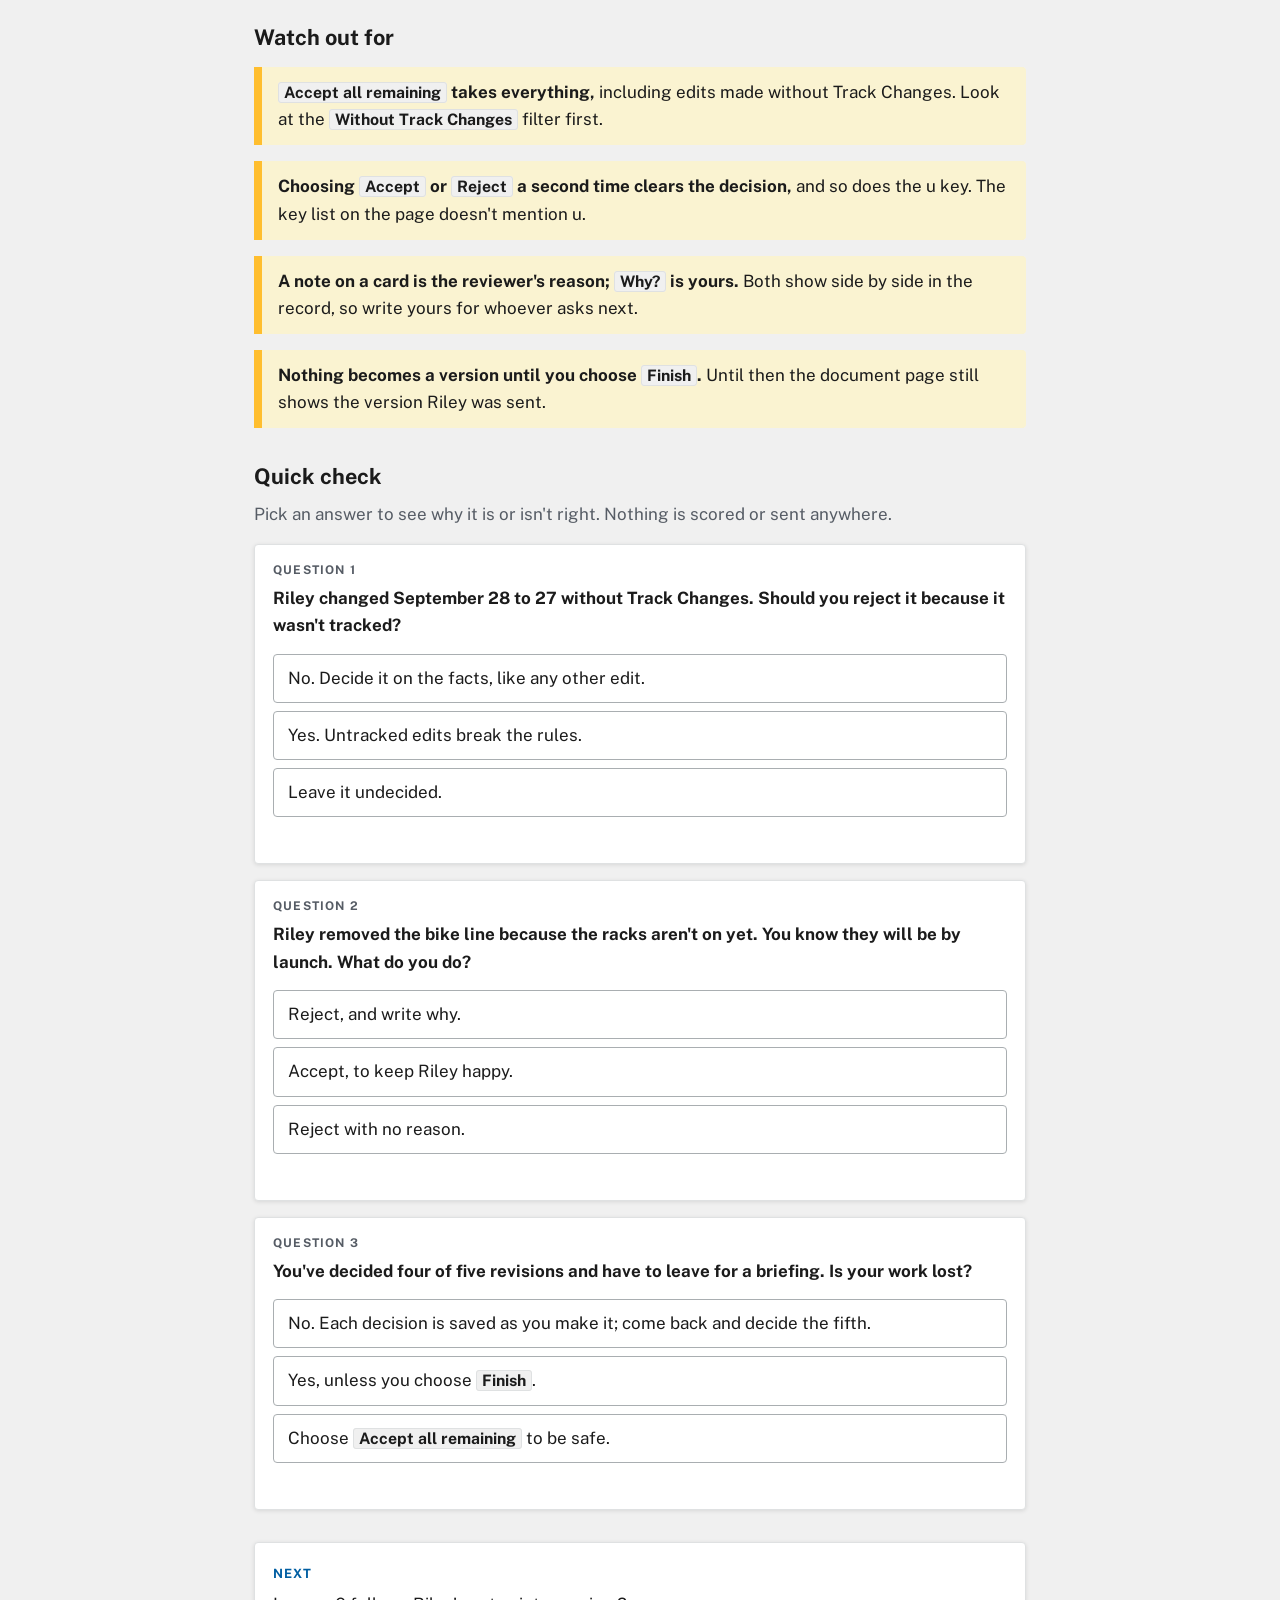
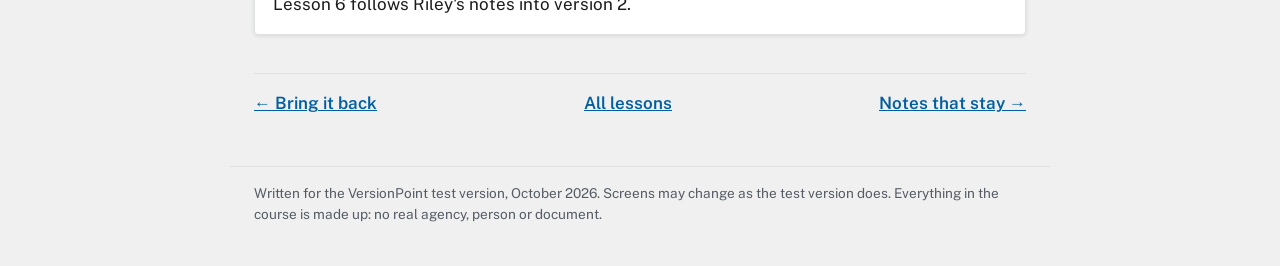
<file: course/lesson-5-approve-each-revision.html>
<!doctype html><html lang="en"><head><meta charset="utf-8"><meta name="viewport" content="width=device-width, initial-scale=1">
<title>Approve each revision · Learn VersionPoint</title><meta name="robots" content="noindex">
<link rel="icon" href="assets/favicon.svg" type="image/svg+xml">
<link rel="preconnect" href="https://fonts.googleapis.com"><link rel="preconnect" href="https://fonts.gstatic.com" crossorigin>
<link rel="stylesheet" href="https://fonts.googleapis.com/css2?family=Public+Sans:ital,wght@0,400;0,600;0,700;1,400&display=swap">
<link rel="stylesheet" href="assets/course.css"></head><body>
<a class="skip" href="#main">Skip to content</a>
<header class="topbar"><a class="brand" href="index.html"><img src="assets/favicon.svg" alt="" width="28" height="28"> Learn VersionPoint</a>
<span class="spacer"></span><a class="out" href="https://feralucce.github.io/versionpoint-test/">Open the test version</a></header>
<main id="main" class="page"><p class="slate"><span>Lesson 5</span><span>10 minutes</span><span>The Lake Shuttle, round 1</span></p><h1>Approve each revision</h1><p class="lede">Accept or reject each of Riley&#x27;s five revisions, give a reason where it matters, and finish the round to make version 2.</p><h2>Why it matters</h2><p>No edit reaches the document until someone in comms accepts it, and every decision is recorded with your name. A reason takes ten seconds now and saves a meeting later, when leadership asks why the release says what it says.</p><h2>Watch</h2><h3>A revision card</h3><figure class="shot"><a href="assets/l5-card-a.webp" class="zoom"><img src="assets/l5-card-a.webp" alt="Revision card 3. Callout 1 marks its number, 3. Callout 2 marks its kind, Changed. Callout 3 marks the words around the edit: uses four buses, each carrying up to 48 (removed) 40 (added) riders. Every bus has a wheelchair lift, then an ellipsis. Callout 4 marks who made it and when: Riley Planner, Oct 13, 2026. Callout 5 marks the note on it: Note, Riley Planner: Seated capacity is 40. The 48 counts riders standing. Use the seated number. Callout 6 marks the Accept and Reject buttons. Callout 7 marks the box Why? (optional, kept in the record)." loading="lazy"></a><figcaption>Revision 3, with Riley&#x27;s note on it.</figcaption><ol class="callouts"><li>The number. It matches the number in the document on the left.</li><li>What kind of edit: <span class="ui">Changed</span>, <span class="ui">Added</span>, <span class="ui">Removed</span> or <span class="ui">Formatting</span>. Less often: <span class="ui">Paragraph rewritten</span>, <span class="ui">Header or footer</span>, <span class="ui">Table row</span> or <span class="ui">Hidden text</span>.</li><li>The words around it, as they read in the copy you sent. Removed text is struck through and added text is underlined: here 48 is removed and 40 added.</li><li>Who made the edit, and when.</li><li>The reviewer&#x27;s note on these words, when there is one. It&#x27;s their reason.</li><li><span class="ui">Accept</span> and <span class="ui">Reject</span>.</li><li><span class="ui">Why? (optional, kept in the record)</span>: your reason. It shows beside the reviewer&#x27;s note in the record.</li></ol></figure><p>A card can also carry a tag: <span class="ui">Made without Track Changes</span> (lesson 4) or <span class="ui">Was hidden in the file</span>. Once you decide, it shows <span class="ui">Accepted</span> or <span class="ui">Rejected</span>.</p><h3>Deciding</h3><ul><li>Choose <span class="ui">Accept</span> or <span class="ui">Reject</span> on a card. Each decision is saved as you make it, so you can stop part way and come back.</li><li>Or use the keys: click a card, then j and k move between cards, a accepts and r rejects.</li><li><span class="ui">Accept all remaining (5)</span> and <span class="ui">Reject all remaining</span> decide every card you haven&#x27;t decided yet. <span class="ui">Reject all remaining</span> asks first: <span class="ui">Reject all 5 remaining revisions?</span></li><li>When a file brings formatting changes, <span class="ui">Accept formatting only</span> takes just those.</li></ul><figure class="shot"><a href="assets/l5-reject-a.webp" class="zoom"><img src="assets/l5-reject-a.webp" alt="Revision card 4, Removed, with the tag Rejected marked by callout 1. The words: 48 riders. Every bus has a wheelchair lift, then and room for two bicycles struck through as removed. Riley Planner, Oct 13, 2026. Under it, Riley&#x27;s note: Note, Riley Planner: Bike racks are not on the buses yet. Take this out until they are. The Reject button is filled in. Callout 2 marks the Why? box, which reads: Fleet office confirms the bike racks go on before May 3." loading="lazy"></a><figcaption>Revision 4 rejected, with the reason in <span class="ui">Why?</span>.</figcaption><ol class="callouts"><li><span class="ui">Rejected</span>. The bicycle line stays in the release. Riley&#x27;s note on those words shows on the card, so you can weigh the reason before you decide.</li><li>Your reason. It&#x27;s saved when you leave the box, for example by pressing Enter or going on to the next card.</li></ol></figure><figure class="shot"><a href="assets/l5-ready-a.webp" class="zoom"><img src="assets/l5-ready-a.webp" alt="The round page with every revision decided. Callout 1 marks 5 of 5 decided, with a full progress bar. Callout 2 marks the Finish button, now ready. The filter To decide shows (0). Card 1 shows Changed and Accepted, card 2 shows Changed, Made without Track Changes and Accepted." loading="lazy"></a><figcaption>Every revision decided: <span class="ui">Finish</span> is ready.</figcaption><ol class="callouts"><li><span class="ui">5 of 5 decided</span>.</li><li><span class="ui">Finish</span> makes the next version from your decisions. It stays greyed out until every revision is decided.</li></ol></figure><figure class="shot"><a href="assets/l5-version2-a.webp" class="zoom"><img src="assets/l5-version2-a.webp" alt="The document page after Finish. Callout 1 marks the version list: Version 2 (latest): After review by Riley Planner. The release reads every 20 minutes, through September 27, up to 40 riders, still has and room for two bicycles, and ends the grant paragraph with The grant pays for the shuttle through [insert year]. Riley&#x27;s notes are highlighted in the text and listed beside it under Notes (4). Callout 2 marks the round under Rounds: Round 1: Riley Planner, 4 of 5 accepted, Sent Oct 13, 2026, back Oct 13, 2026, 1 edit without Track Changes, 4 notes, made version 2." loading="lazy"></a><figcaption><span class="ui">Finish</span> takes you back to the document page, on version 2.</figcaption><ol class="callouts"><li><span class="ui">Version 2 (latest): After review by Riley Planner</span>.</li><li>The finished round: <span class="ui">4 of 5 accepted</span>, with <span class="ui">1 edit without Track Changes · 4 notes · made version 2</span>.</li></ol></figure><p>The sample release, <span class="ui">Riverside Trail opening (sample)</span>, uses the same page for the tracked changes it arrived with: <span class="ui">Tracked changes in the imported file</span>, with two <span class="ui">Changed</span> cards from Jordan Reviewer. Decide them the same way.</p><h2>Try it</h2><p>Start on the document page for <span class="ui">Lake Shuttle news release</span>, where lesson 4 left it: <span class="ui">Riley Planner&#x27;s copy is back.</span> The decisions are the practice release&#x27;s plan.</p><ol class="steps"><li>On the document page, choose <span class="ui">Decide revisions</span>. The round page opens at <span class="ui">0 of 5 decided</span>, and <span class="ui">Finish</span> is greyed out.</li><li>Click card 1 (<span class="ui">30 → 20</span>) and press a. Card 1 shows <span class="ui">Accepted</span>.</li><li>On card 2 (<span class="ui">September 28 → 27</span>, made without Track Changes), choose <span class="ui">Accept</span>. Riley&#x27;s date is right, so it&#x27;s accepted like any other edit.</li><li>On card 3 (<span class="ui">48 → 40</span>, with Riley&#x27;s note on seated capacity), choose <span class="ui">Accept</span>.</li><li>On card 4 (removes <span class="ui">and room for two bicycles</span>, with Riley&#x27;s note that the bike racks aren&#x27;t on yet), choose <span class="ui">Reject</span>. In its <span class="ui">Why? (optional, kept in the record)</span> box, type <i>Fleet office confirms the bike racks go on before May 3.</i> and press Enter.</li><li>On card 5 (adds <span class="ui">The grant pays for the shuttle through [insert year].</span>), choose <span class="ui">Accept</span>. The year comes later: you&#x27;ll catch it in lesson 7. The page shows <span class="ui">5 of 5 decided</span>, and <span class="ui">Finish</span> is ready.</li><li>Choose <span class="ui">Finish</span>. The document page opens on <span class="ui">Version 2 (latest): After review by Riley Planner</span>, and <span class="ui">Rounds</span> shows <span class="ui">Round 1: Riley Planner</span>, <span class="ui">4 of 5 accepted</span>.</li></ol><h2>Check your work</h2><figure class="shot"><a href="assets/l5-check.webp" class="zoom"><img src="assets/l5-check.webp" alt="The body of version 2: Buses run every 20 minutes on Saturdays and Sundays from May 3 through September 27. The shuttle uses four buses, each carrying up to 40 riders. Every bus has a wheelchair lift and room for two bicycles. The Director&#x27;s quote is unchanged. The service is a partnership with the Riverton Transit Authority and is paid for by a $1.2 million Clean Commute Grant. The grant pays for the shuttle through [insert year]. The phrases up to 40 riders, and room for two bicycles, and Clean Commute Grant are highlighted because notes are on them." loading="lazy"></a><figcaption>After step 7, version 2 reads <span class="ui">every 20 minutes</span>, <span class="ui">September 27</span> and <span class="ui">up to 40 riders</span>, still has <span class="ui">room for two bicycles</span>, and ends the grant paragraph with <span class="ui">[insert year]</span>.</figcaption></figure><h2>Watch out for</h2><div class="alert warning"><b><span class="ui">Accept all remaining</span> takes everything,</b> including edits made without Track Changes. Look at the <span class="ui">Without Track Changes</span> filter first.</div><div class="alert warning"><b>Choosing <span class="ui">Accept</span> or <span class="ui">Reject</span> a second time clears the decision,</b> and so does the u key. The key list on the page doesn&#x27;t mention u.</div><div class="alert warning"><b>A note on a card is the reviewer&#x27;s reason; <span class="ui">Why?</span> is yours.</b> Both show side by side in the record, so write yours for whoever asks next.</div><div class="alert warning"><b>Nothing becomes a version until you choose <span class="ui">Finish</span>.</b> Until then the document page still shows the version Riley was sent.</div><h2>Quick check</h2><p class="dim">Pick an answer to see why it is or isn't right. Nothing is scored or sent anywhere.</p><div class="q card"><p class="qn">Question 1</p><p><b>Riley changed September 28 to 27 without Track Changes. Should you reject it because it wasn&#x27;t tracked?</b></p><div class="choices" role="group" aria-label="Answers to question 1"><button type="button" class="choice" data-right="true" data-fb="VersionPoint already turned it into a revision in Riley&#x27;s name. Check the date, then accept or reject.">No. Decide it on the facts, like any other edit.</button><button type="button" class="choice" data-right="false" data-fb="The rule is that every edit is recorded, and VersionPoint made sure this one is. Decide it on the facts.">Yes. Untracked edits break the rules.</button><button type="button" class="choice" data-right="false" data-fb="You can&#x27;t finish that way: &quot;Finish&quot; waits until every revision is decided.">Leave it undecided.</button></div><p class="fb" aria-live="polite"></p></div><div class="q card"><p class="qn">Question 2</p><p><b>Riley removed the bike line because the racks aren&#x27;t on yet. You know they will be by launch. What do you do?</b></p><div class="choices" role="group" aria-label="Answers to question 2"><button type="button" class="choice" data-right="true" data-fb="Leadership can later see Riley&#x27;s note and your reason side by side.">Reject, and write why.</button><button type="button" class="choice" data-right="false" data-fb="You&#x27;re deciding what the release says. If you know the racks will be on, the line stays: reject, with your reason.">Accept, to keep Riley happy.</button><button type="button" class="choice" data-right="false" data-fb="Allowed, but the next person to ask why will have to ask you. Type the reason in &quot;Why?&quot;.">Reject with no reason.</button></div><p class="fb" aria-live="polite"></p></div><div class="q card"><p class="qn">Question 3</p><p><b>You&#x27;ve decided four of five revisions and have to leave for a briefing. Is your work lost?</b></p><div class="choices" role="group" aria-label="Answers to question 3"><button type="button" class="choice" data-right="true" data-fb="Nothing becomes a version until you choose &quot;Finish&quot;, but every decision and reason is already kept.">No. Each decision is saved as you make it; come back and decide the fifth.</button><button type="button" class="choice" data-right="false" data-fb="Decisions are saved one by one. &quot;Finish&quot; isn&#x27;t even ready until all five are decided.">Yes, unless you choose <span class="ui">Finish</span>.</button><button type="button" class="choice" data-right="false" data-fb="That decides the fifth one for you, unread. Your four decisions are already saved.">Choose <span class="ui">Accept all remaining</span> to be safe.</button></div><p class="fb" aria-live="polite"></p></div><div class="next card"><b>Next</b><p>Lesson 6 follows Riley&#x27;s notes into version 2.</p></div><nav class="pager" aria-label="Lessons"><a href="lesson-4-bring-it-back.html" rel="prev">&larr; Bring it back</a><a href="index.html">All lessons</a><a href="lesson-6-notes-that-stay.html" rel="next">Notes that stay &rarr;</a></nav></main>
<footer class="foot">Written for the VersionPoint test version, October 2026. Screens may change as the test version does. Everything in the course is made up: no real agency, person or document.</footer>
<script src="assets/course.js"></script></body></html>
</file>
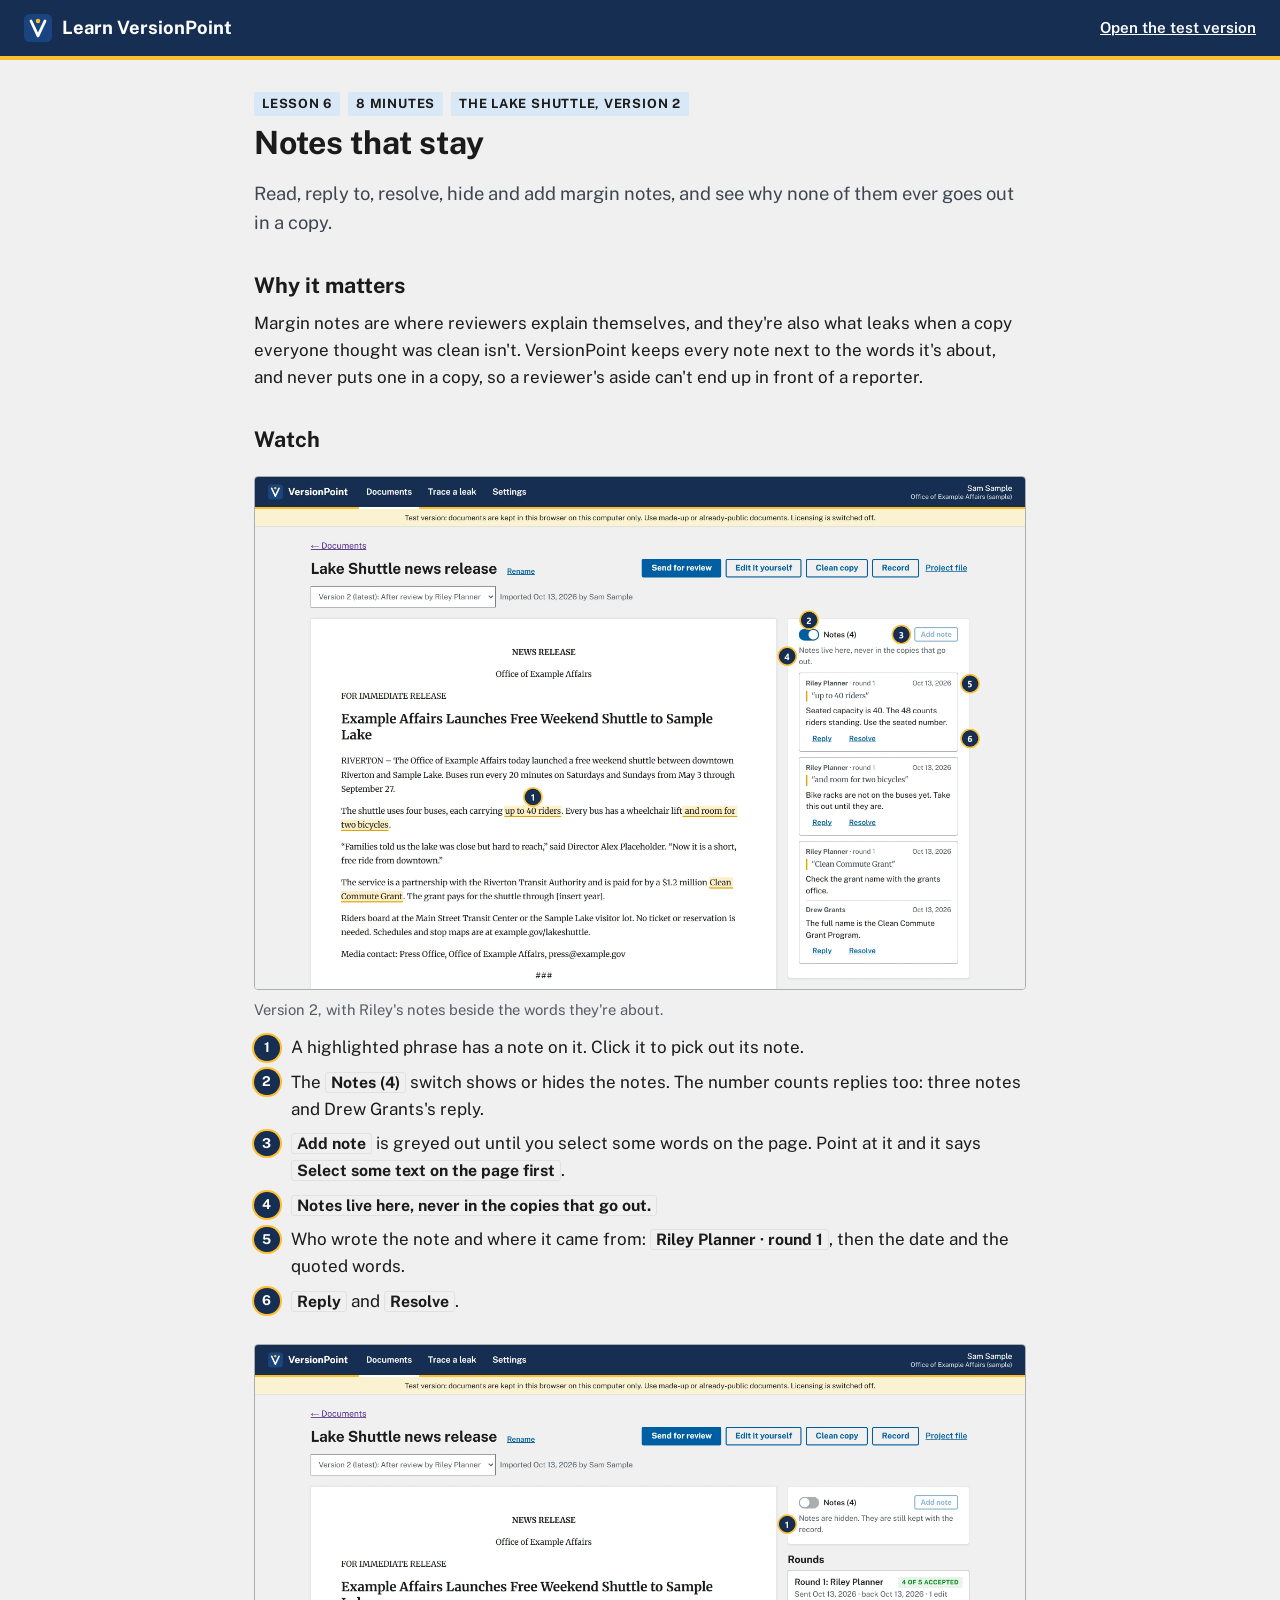
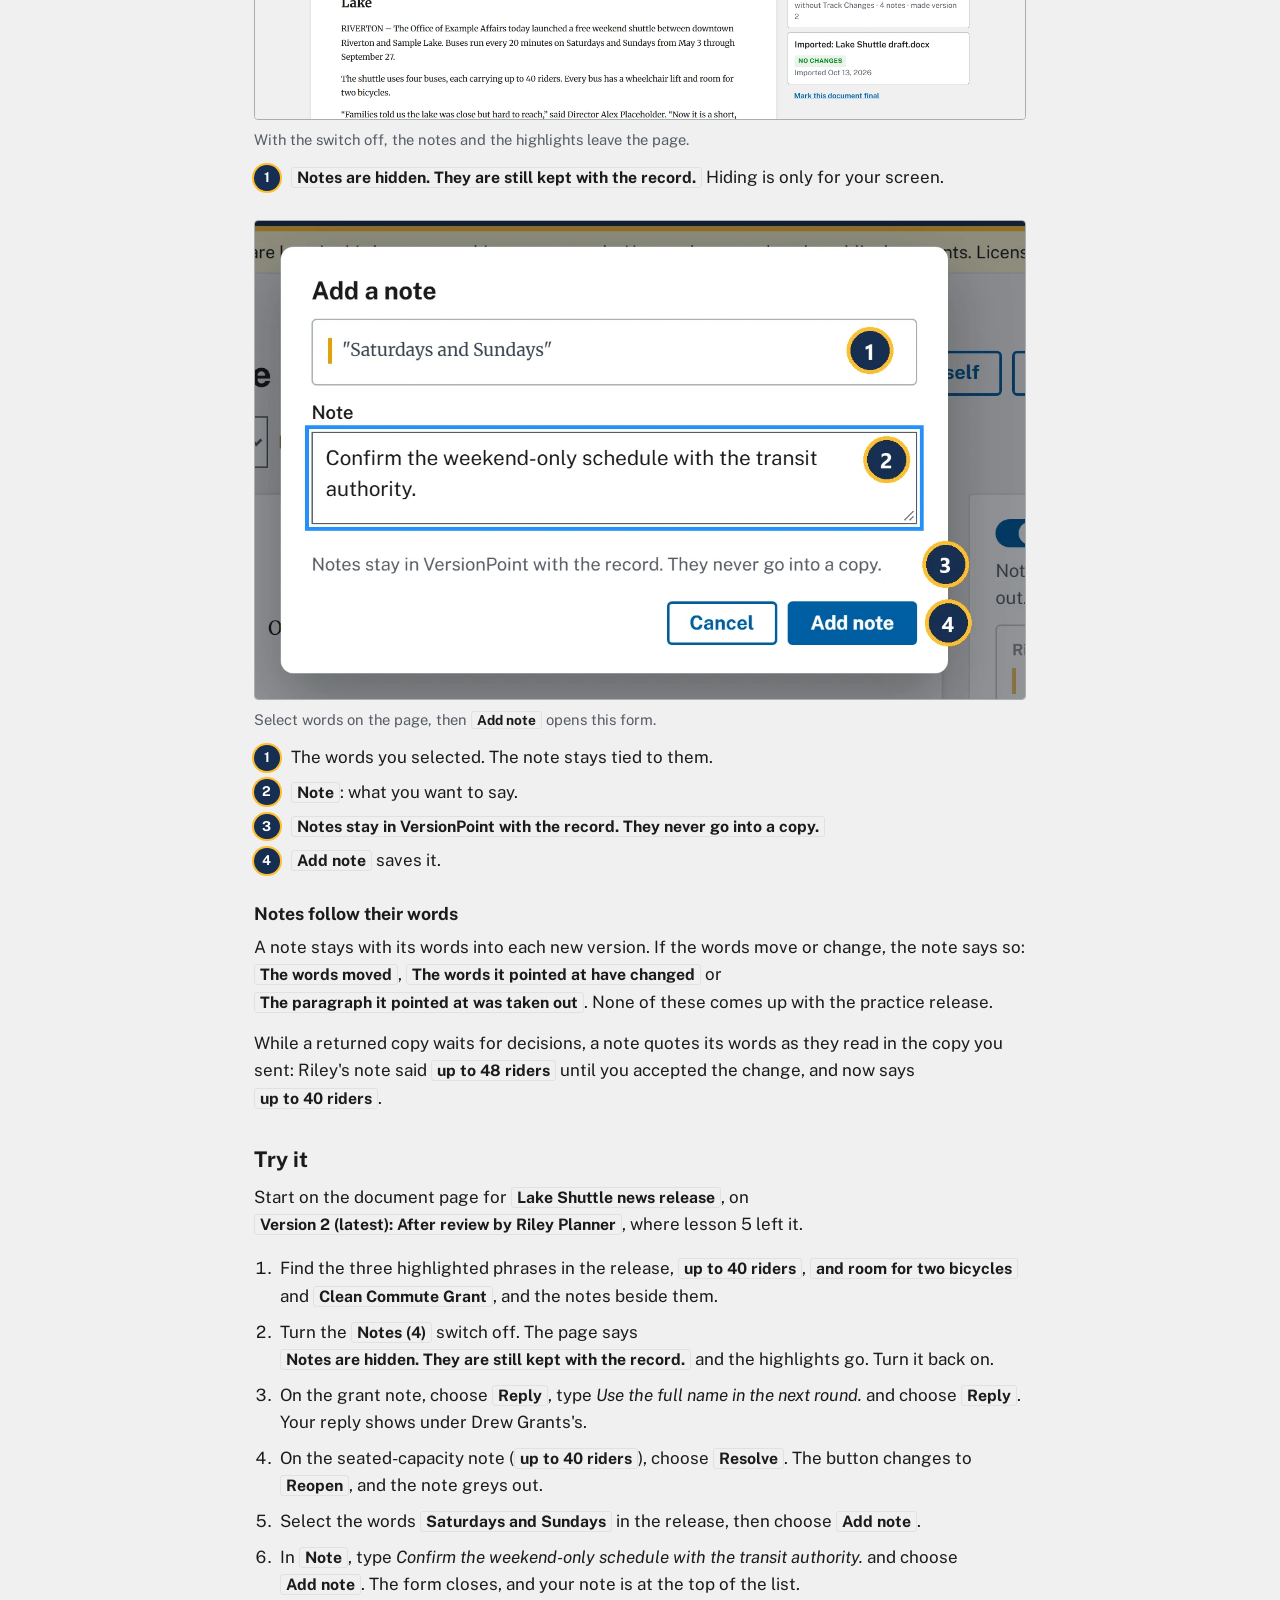
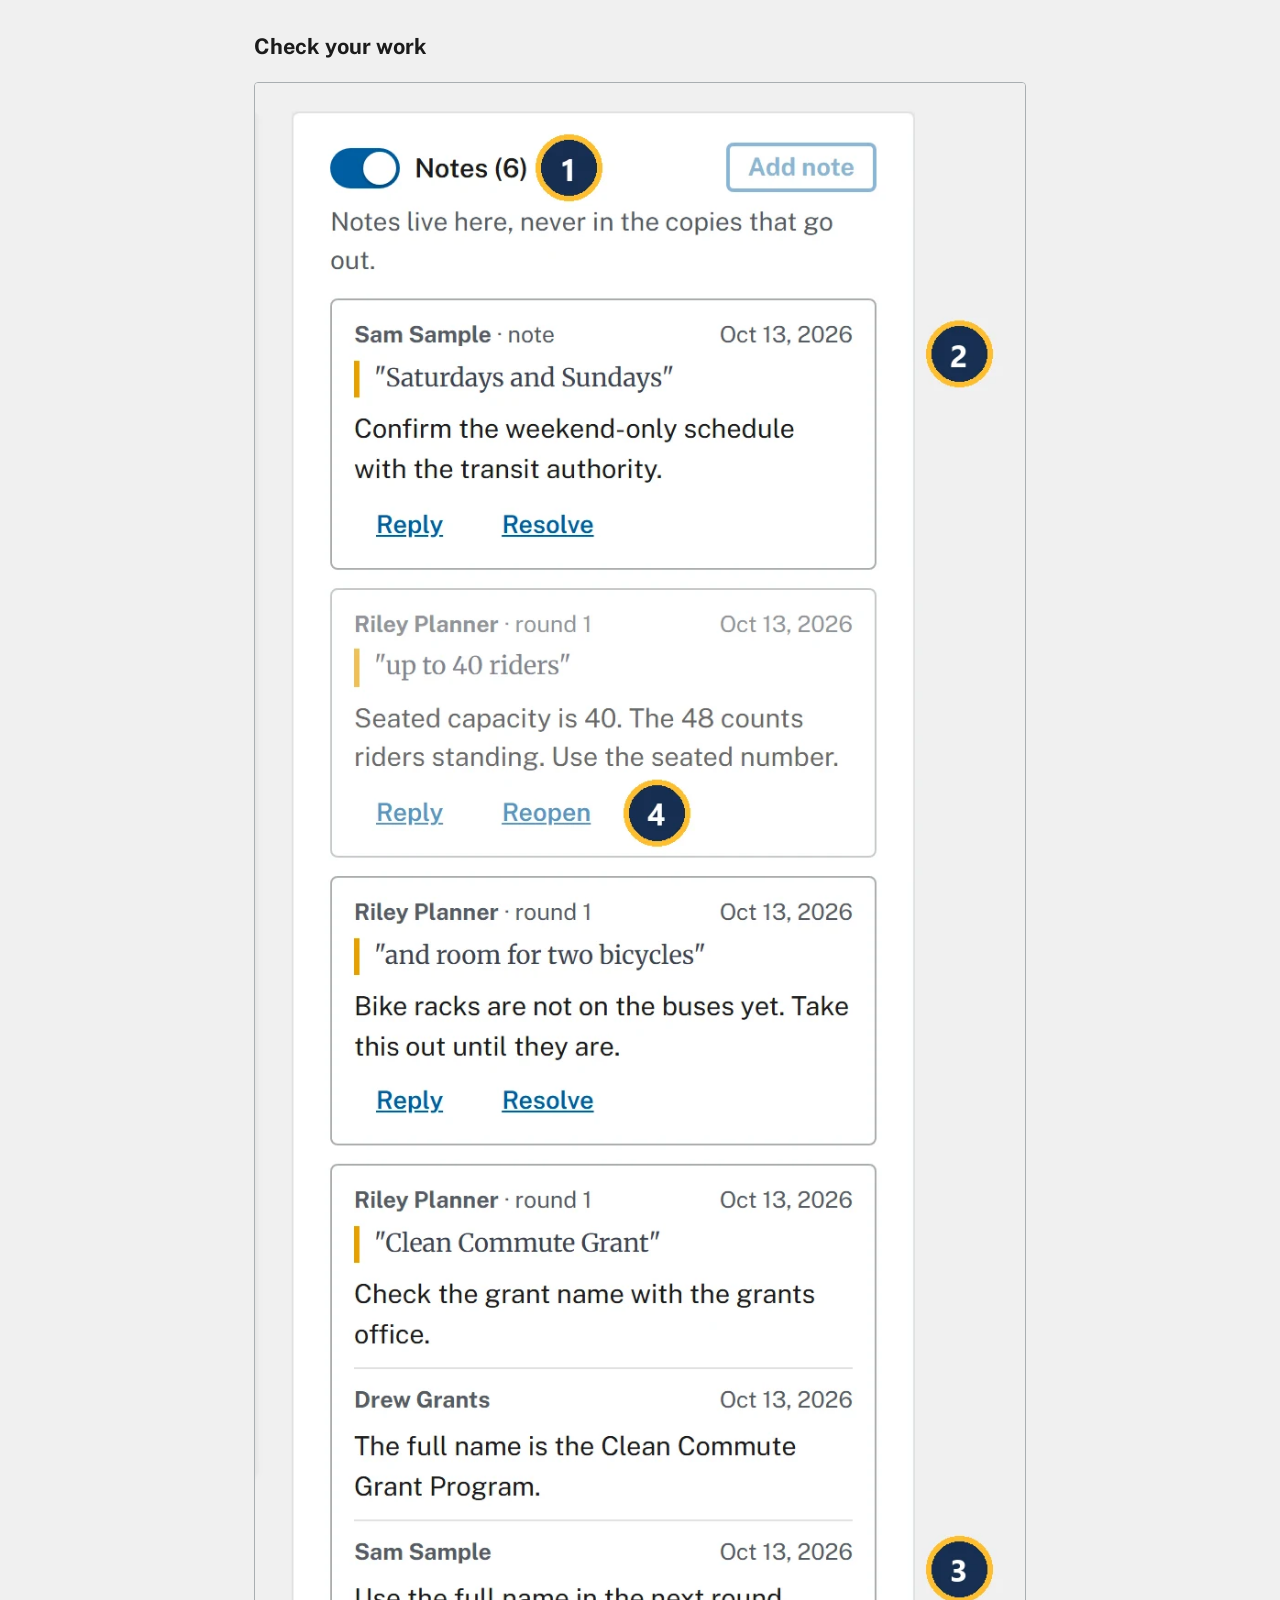
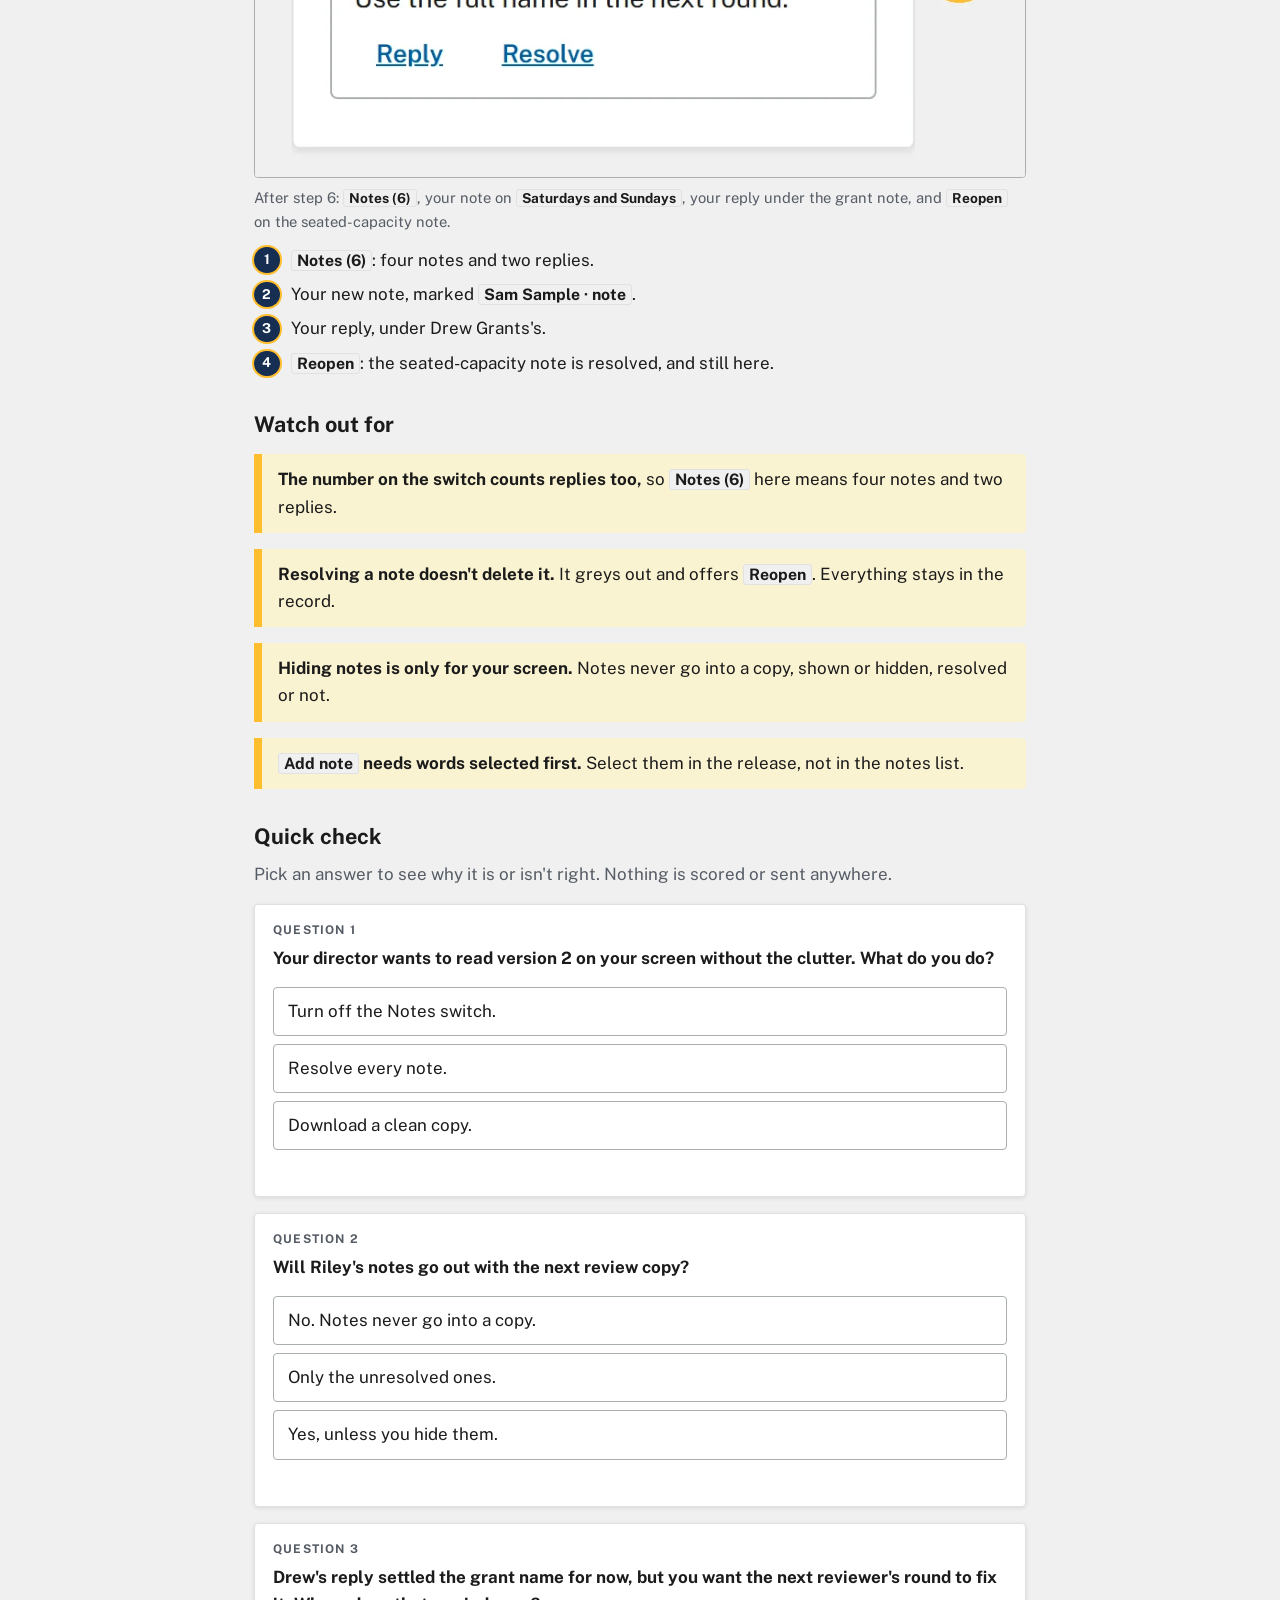
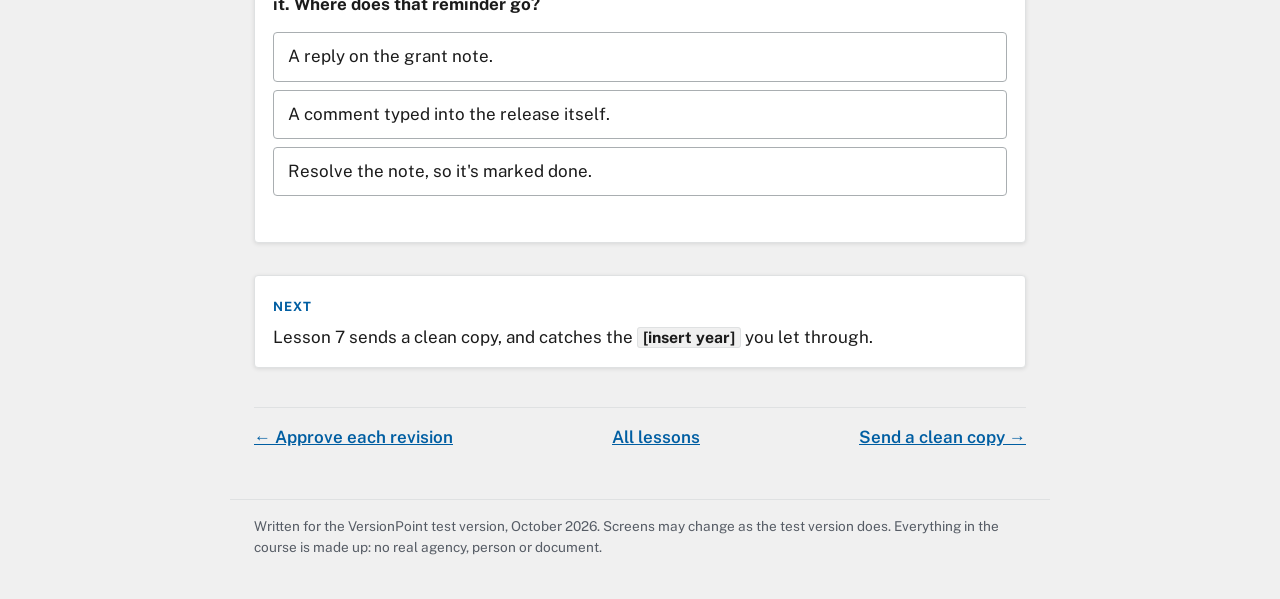
<file: course/lesson-6-notes-that-stay.html>
<!doctype html><html lang="en"><head><meta charset="utf-8"><meta name="viewport" content="width=device-width, initial-scale=1">
<title>Notes that stay · Learn VersionPoint</title><meta name="robots" content="noindex">
<link rel="icon" href="assets/favicon.svg" type="image/svg+xml">
<link rel="preconnect" href="https://fonts.googleapis.com"><link rel="preconnect" href="https://fonts.gstatic.com" crossorigin>
<link rel="stylesheet" href="https://fonts.googleapis.com/css2?family=Public+Sans:ital,wght@0,400;0,600;0,700;1,400&display=swap">
<link rel="stylesheet" href="assets/course.css"></head><body>
<a class="skip" href="#main">Skip to content</a>
<header class="topbar"><a class="brand" href="index.html"><img src="assets/favicon.svg" alt="" width="28" height="28"> Learn VersionPoint</a>
<span class="spacer"></span><a class="out" href="https://feralucce.github.io/versionpoint-test/">Open the test version</a></header>
<main id="main" class="page"><p class="slate"><span>Lesson 6</span><span>8 minutes</span><span>The Lake Shuttle, version 2</span></p><h1>Notes that stay</h1><p class="lede">Read, reply to, resolve, hide and add margin notes, and see why none of them ever goes out in a copy.</p><h2>Why it matters</h2><p>Margin notes are where reviewers explain themselves, and they&#x27;re also what leaks when a copy everyone thought was clean isn&#x27;t. VersionPoint keeps every note next to the words it&#x27;s about, and never puts one in a copy, so a reviewer&#x27;s aside can&#x27;t end up in front of a reporter.</p><h2>Watch</h2><figure class="shot"><a href="assets/l6-notes-a.webp" class="zoom"><img src="assets/l6-notes-a.webp" alt="The document page on version 2. Callout 1 marks the highlighted phrase up to 40 riders in the release; and room for two bicycles and Clean Commute Grant are highlighted too. Callout 2 marks the Notes (4) switch, turned on. Callout 3 marks the Add note button, greyed out. Callout 4 marks the line Notes live here, never in the copies that go out. Callout 5 marks the top of Riley Planner&#x27;s first note: Riley Planner, round 1, Oct 13, 2026, on the quoted words up to 40 riders. Callout 6 marks its Reply and Resolve buttons. Below are Riley&#x27;s note on and room for two bicycles, and Riley&#x27;s note on Clean Commute Grant with Drew Grants&#x27;s reply." loading="lazy"></a><figcaption>Version 2, with Riley&#x27;s notes beside the words they&#x27;re about.</figcaption><ol class="callouts"><li>A highlighted phrase has a note on it. Click it to pick out its note.</li><li>The <span class="ui">Notes (4)</span> switch shows or hides the notes. The number counts replies too: three notes and Drew Grants&#x27;s reply.</li><li><span class="ui">Add note</span> is greyed out until you select some words on the page. Point at it and it says <span class="ui">Select some text on the page first</span>.</li><li><span class="ui">Notes live here, never in the copies that go out.</span></li><li>Who wrote the note and where it came from: <span class="ui">Riley Planner · round 1</span>, then the date and the quoted words.</li><li><span class="ui">Reply</span> and <span class="ui">Resolve</span>.</li></ol></figure><figure class="shot"><a href="assets/l6-hidden-a.webp" class="zoom"><img src="assets/l6-hidden-a.webp" alt="The same page with the Notes (4) switch off. Callout 1 marks the line Notes are hidden. They are still kept with the record. The note list is gone, and the release no longer highlights any phrase." loading="lazy"></a><figcaption>With the switch off, the notes and the highlights leave the page.</figcaption><ol class="callouts"><li><span class="ui">Notes are hidden. They are still kept with the record.</span> Hiding is only for your screen.</li></ol></figure><figure class="shot"><a href="assets/l6-addnote-a.webp" class="zoom"><img src="assets/l6-addnote-a.webp" alt="The Add a note form. Callout 1 marks the selected words in quotes: Saturdays and Sundays. Callout 2 marks the Note box with the typed note: Confirm the weekend-only schedule with the transit authority. Callout 3 marks the line Notes stay in VersionPoint with the record. They never go into a copy. Callout 4 marks the Add note button, beside Cancel." loading="lazy"></a><figcaption>Select words on the page, then <span class="ui">Add note</span> opens this form.</figcaption><ol class="callouts"><li>The words you selected. The note stays tied to them.</li><li><span class="ui">Note</span>: what you want to say.</li><li><span class="ui">Notes stay in VersionPoint with the record. They never go into a copy.</span></li><li><span class="ui">Add note</span> saves it.</li></ol></figure><h3>Notes follow their words</h3><p>A note stays with its words into each new version. If the words move or change, the note says so: <span class="ui">The words moved</span>, <span class="ui">The words it pointed at have changed</span> or <span class="ui">The paragraph it pointed at was taken out</span>. None of these comes up with the practice release.</p><p>While a returned copy waits for decisions, a note quotes its words as they read in the copy you sent: Riley&#x27;s note said <span class="ui">up to 48 riders</span> until you accepted the change, and now says <span class="ui">up to 40 riders</span>.</p><h2>Try it</h2><p>Start on the document page for <span class="ui">Lake Shuttle news release</span>, on <span class="ui">Version 2 (latest): After review by Riley Planner</span>, where lesson 5 left it.</p><ol class="steps"><li>Find the three highlighted phrases in the release, <span class="ui">up to 40 riders</span>, <span class="ui">and room for two bicycles</span> and <span class="ui">Clean Commute Grant</span>, and the notes beside them.</li><li>Turn the <span class="ui">Notes (4)</span> switch off. The page says <span class="ui">Notes are hidden. They are still kept with the record.</span> and the highlights go. Turn it back on.</li><li>On the grant note, choose <span class="ui">Reply</span>, type <i>Use the full name in the next round.</i> and choose <span class="ui">Reply</span>. Your reply shows under Drew Grants&#x27;s.</li><li>On the seated-capacity note (<span class="ui">up to 40 riders</span>), choose <span class="ui">Resolve</span>. The button changes to <span class="ui">Reopen</span>, and the note greys out.</li><li>Select the words <span class="ui">Saturdays and Sundays</span> in the release, then choose <span class="ui">Add note</span>.</li><li>In <span class="ui">Note</span>, type <i>Confirm the weekend-only schedule with the transit authority.</i> and choose <span class="ui">Add note</span>. The form closes, and your note is at the top of the list.</li></ol><h2>Check your work</h2><figure class="shot"><a href="assets/l6-check-a.webp" class="zoom"><img src="assets/l6-check-a.webp" alt="The notes card after the steps. Callout 1 marks the switch, now Notes (6). Callout 2 marks Sam Sample&#x27;s new note: Sam Sample, note, on the quoted words Saturdays and Sundays: Confirm the weekend-only schedule with the transit authority. Next is Riley&#x27;s seated-capacity note, greyed out, with Reply and Reopen; callout 4 marks Reopen. Then Riley&#x27;s note on and room for two bicycles. Last, Riley&#x27;s grant note with Drew Grants&#x27;s reply and, under it, Sam Sample&#x27;s reply marked by callout 3: Use the full name in the next round." loading="lazy"></a><figcaption>After step 6: <span class="ui">Notes (6)</span>, your note on <span class="ui">Saturdays and Sundays</span>, your reply under the grant note, and <span class="ui">Reopen</span> on the seated-capacity note.</figcaption><ol class="callouts"><li><span class="ui">Notes (6)</span>: four notes and two replies.</li><li>Your new note, marked <span class="ui">Sam Sample · note</span>.</li><li>Your reply, under Drew Grants&#x27;s.</li><li><span class="ui">Reopen</span>: the seated-capacity note is resolved, and still here.</li></ol></figure><h2>Watch out for</h2><div class="alert warning"><b>The number on the switch counts replies too,</b> so <span class="ui">Notes (6)</span> here means four notes and two replies.</div><div class="alert warning"><b>Resolving a note doesn&#x27;t delete it.</b> It greys out and offers <span class="ui">Reopen</span>. Everything stays in the record.</div><div class="alert warning"><b>Hiding notes is only for your screen.</b> Notes never go into a copy, shown or hidden, resolved or not.</div><div class="alert warning"><b><span class="ui">Add note</span> needs words selected first.</b> Select them in the release, not in the notes list.</div><h2>Quick check</h2><p class="dim">Pick an answer to see why it is or isn't right. Nothing is scored or sent anywhere.</p><div class="q card"><p class="qn">Question 1</p><p><b>Your director wants to read version 2 on your screen without the clutter. What do you do?</b></p><div class="choices" role="group" aria-label="Answers to question 1"><button type="button" class="choice" data-right="true" data-fb="One click hides them, and they&#x27;re still kept with the record.">Turn off the Notes switch.</button><button type="button" class="choice" data-right="false" data-fb="Resolving marks a note as dealt with; it doesn&#x27;t hide it. Use the Notes switch.">Resolve every note.</button><button type="button" class="choice" data-right="false" data-fb="That makes a file (lesson 7). To read on screen, the Notes switch is quicker.">Download a clean copy.</button></div><p class="fb" aria-live="polite"></p></div><div class="q card"><p class="qn">Question 2</p><p><b>Will Riley&#x27;s notes go out with the next review copy?</b></p><div class="choices" role="group" aria-label="Answers to question 2"><button type="button" class="choice" data-right="true" data-fb="Every copy is built from the version, without notes. They stay in VersionPoint with the record.">No. Notes never go into a copy.</button><button type="button" class="choice" data-right="false" data-fb="Resolved or not, none of them goes out.">Only the unresolved ones.</button><button type="button" class="choice" data-right="false" data-fb="Hiding is just for your screen. Notes never go into a copy either way.">Yes, unless you hide them.</button></div><p class="fb" aria-live="polite"></p></div><div class="q card"><p class="qn">Question 3</p><p><b>Drew&#x27;s reply settled the grant name for now, but you want the next reviewer&#x27;s round to fix it. Where does that reminder go?</b></p><div class="choices" role="group" aria-label="Answers to question 3"><button type="button" class="choice" data-right="true" data-fb="It sits with the words it&#x27;s about, and stays in the record without going out.">A reply on the grant note.</button><button type="button" class="choice" data-right="false" data-fb="Text in the release goes out in the copies. Keep reminders in notes.">A comment typed into the release itself.</button><button type="button" class="choice" data-right="false" data-fb="Resolving says it&#x27;s dealt with, which it isn&#x27;t yet. Reply instead.">Resolve the note, so it&#x27;s marked done.</button></div><p class="fb" aria-live="polite"></p></div><div class="next card"><b>Next</b><p>Lesson 7 sends a clean copy, and catches the <span class="ui">[insert year]</span> you let through.</p></div><nav class="pager" aria-label="Lessons"><a href="lesson-5-approve-each-revision.html" rel="prev">&larr; Approve each revision</a><a href="index.html">All lessons</a><a href="lesson-7-clean-copy.html" rel="next">Send a clean copy &rarr;</a></nav></main>
<footer class="foot">Written for the VersionPoint test version, October 2026. Screens may change as the test version does. Everything in the course is made up: no real agency, person or document.</footer>
<script src="assets/course.js"></script></body></html>
</file>
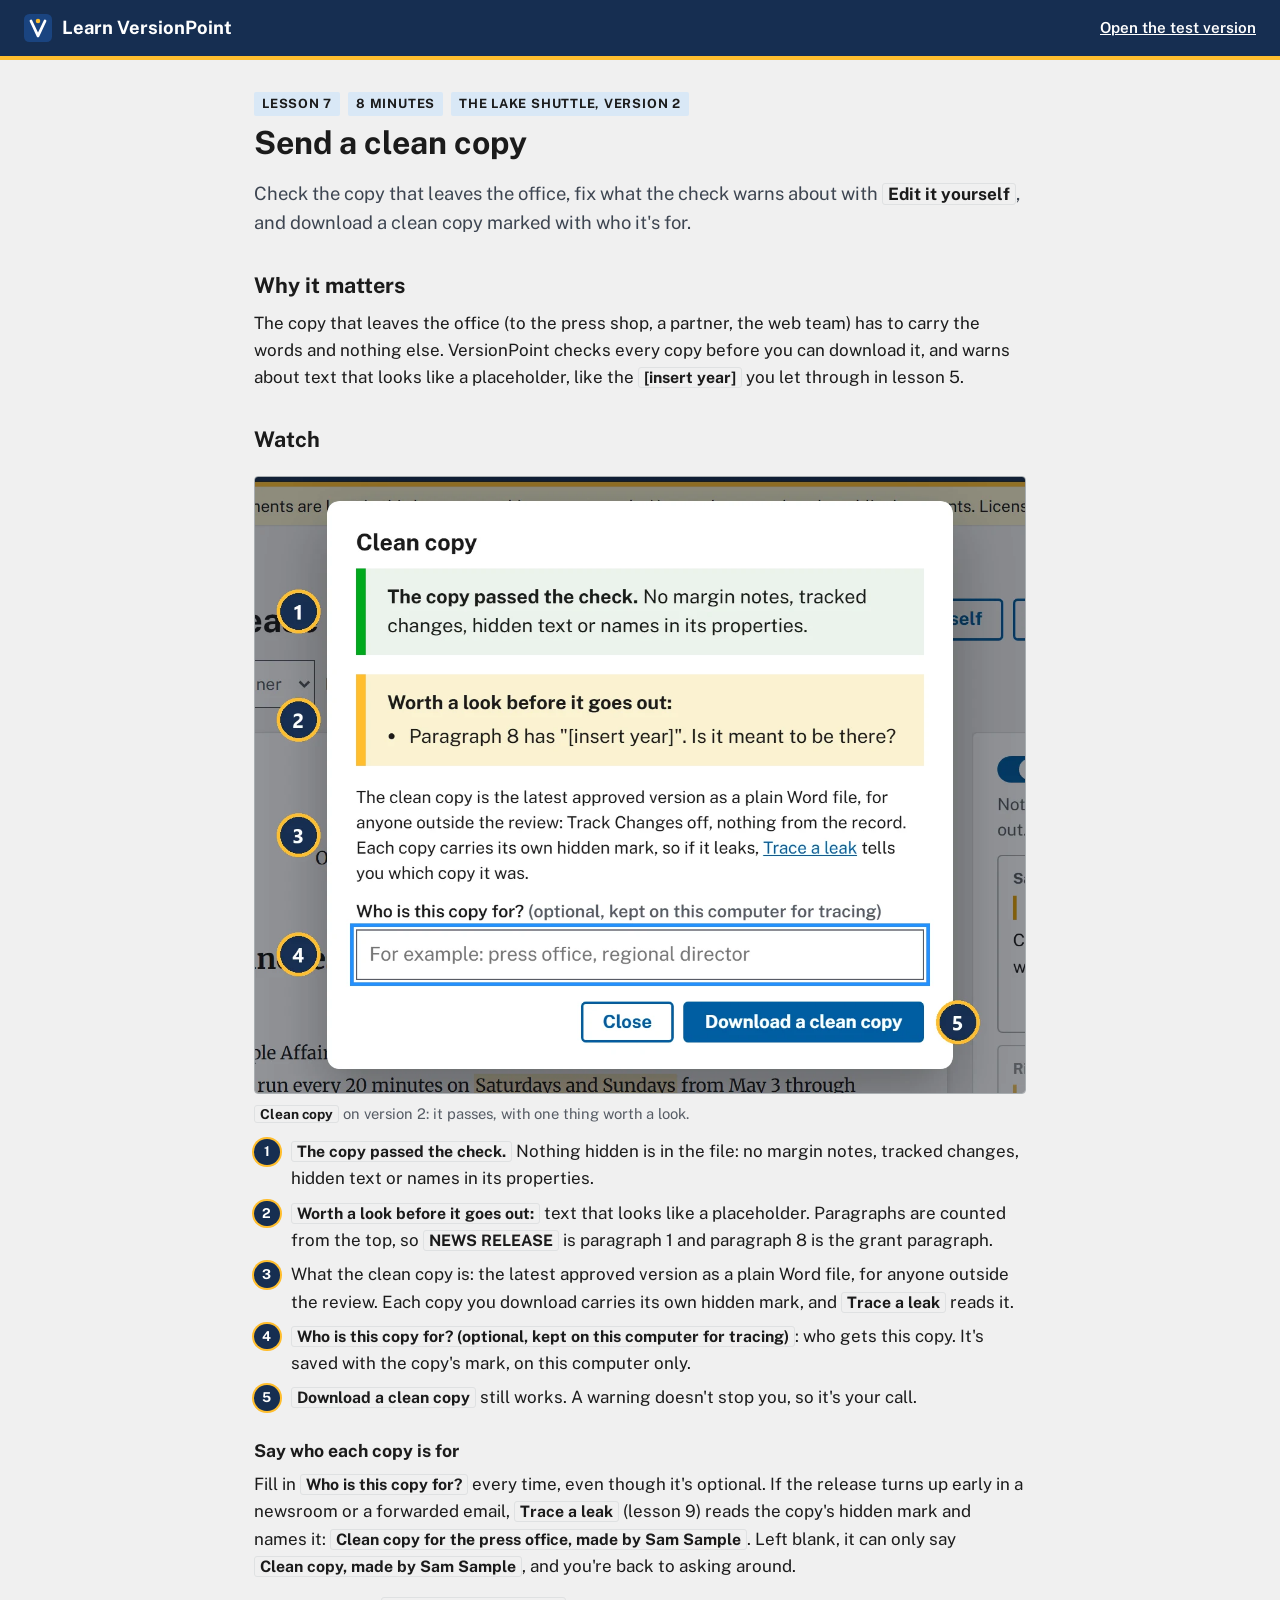
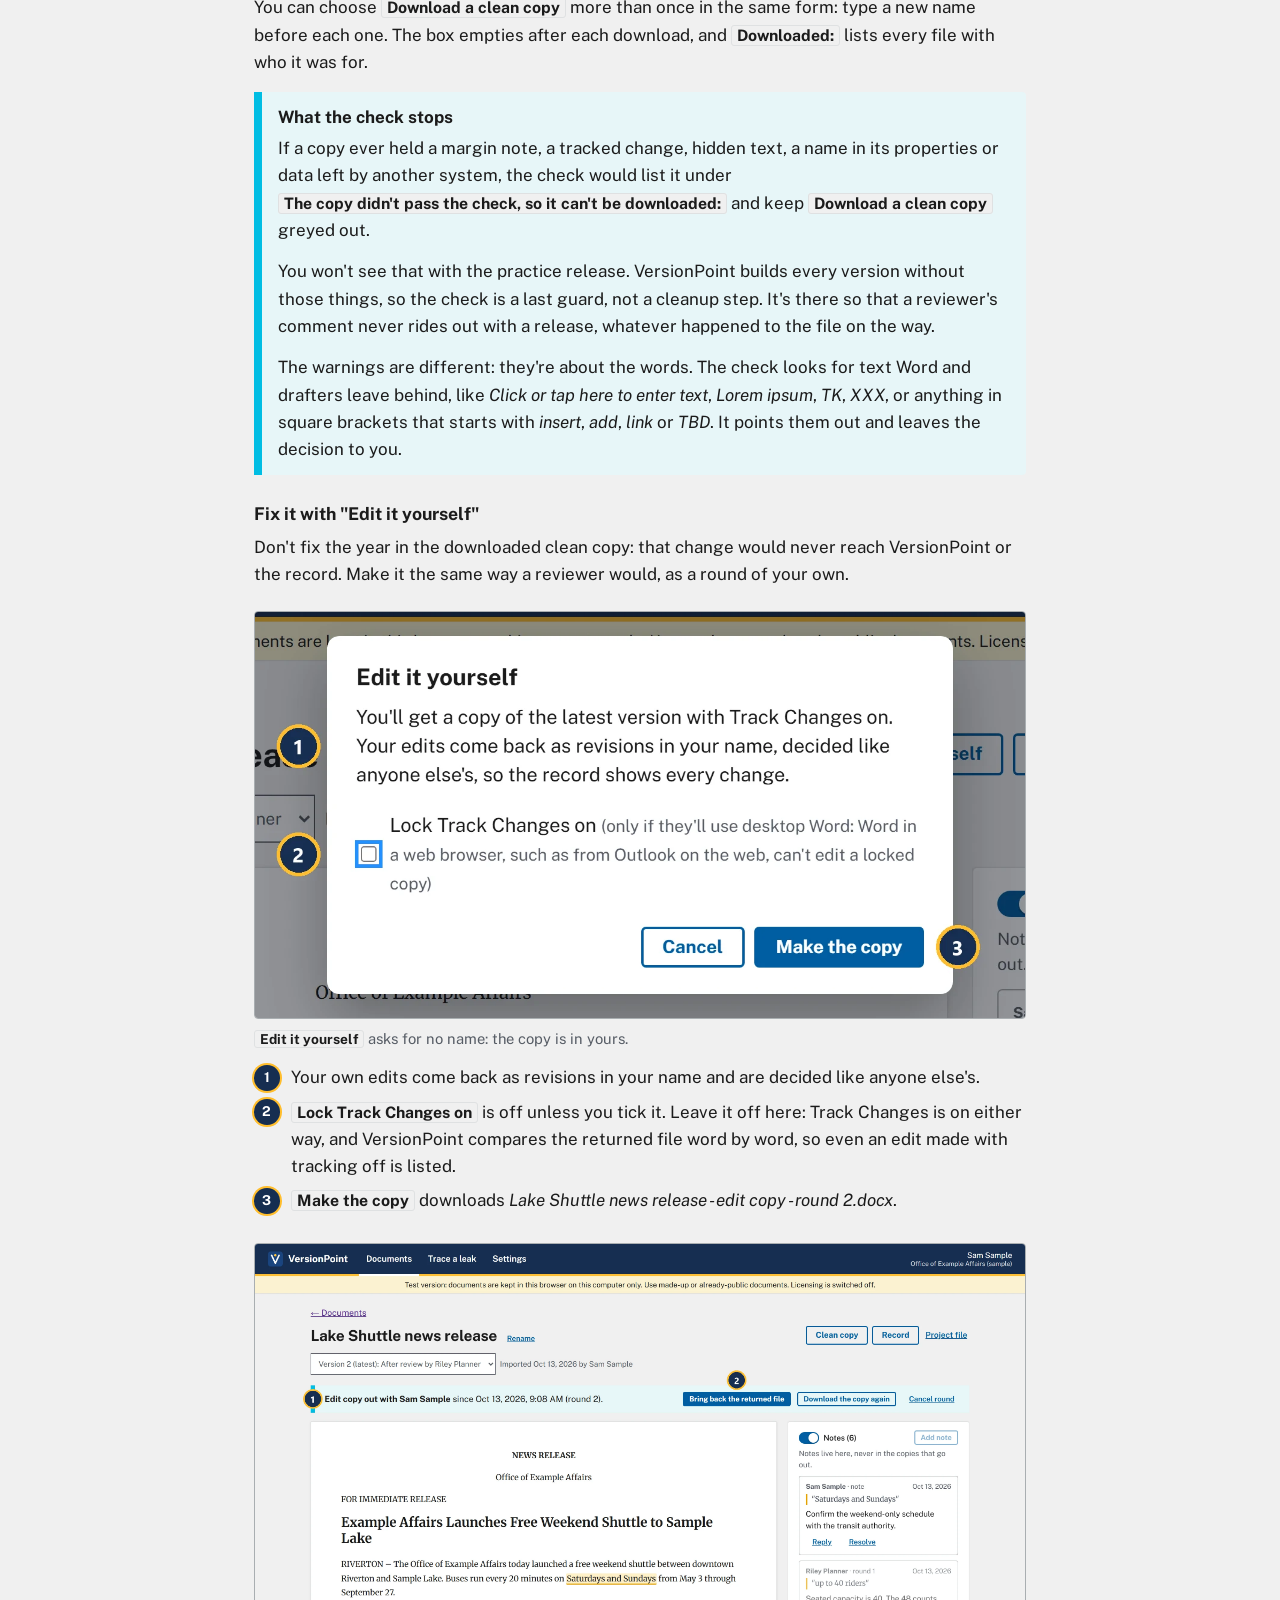
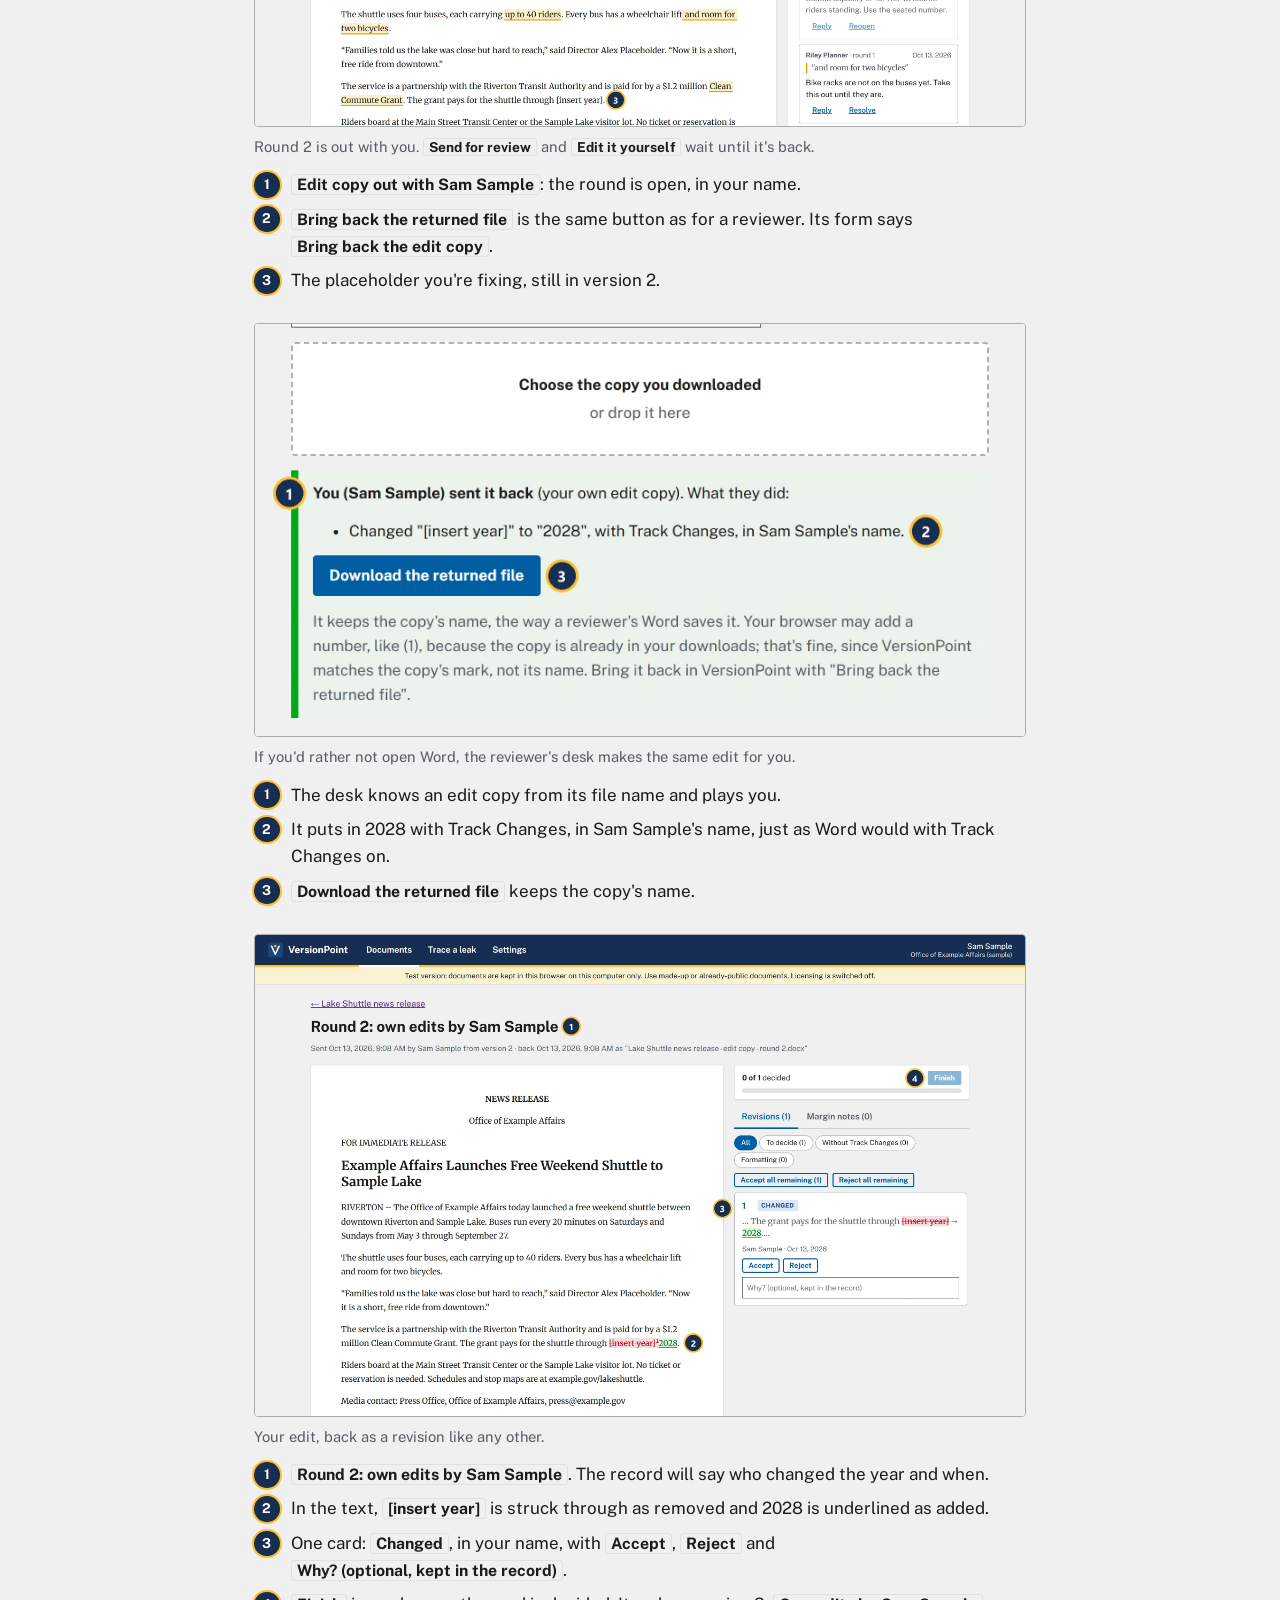
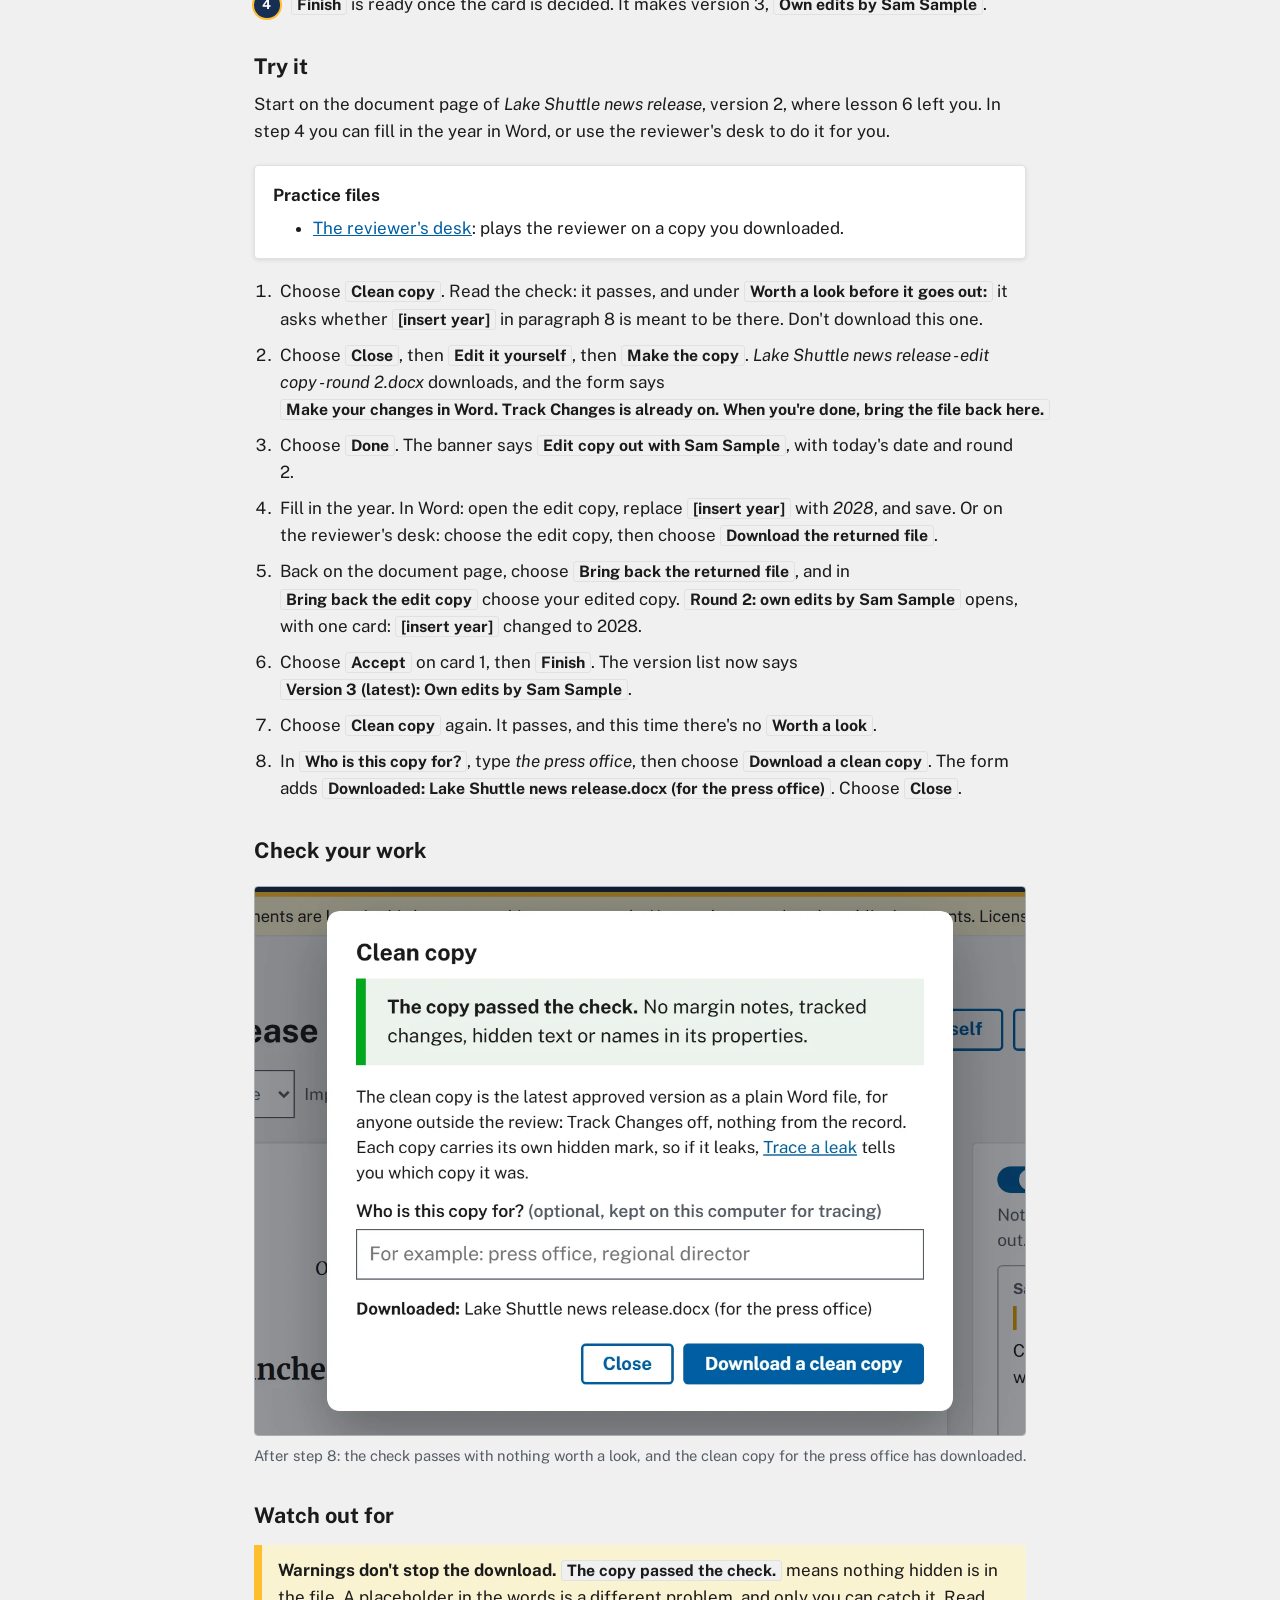
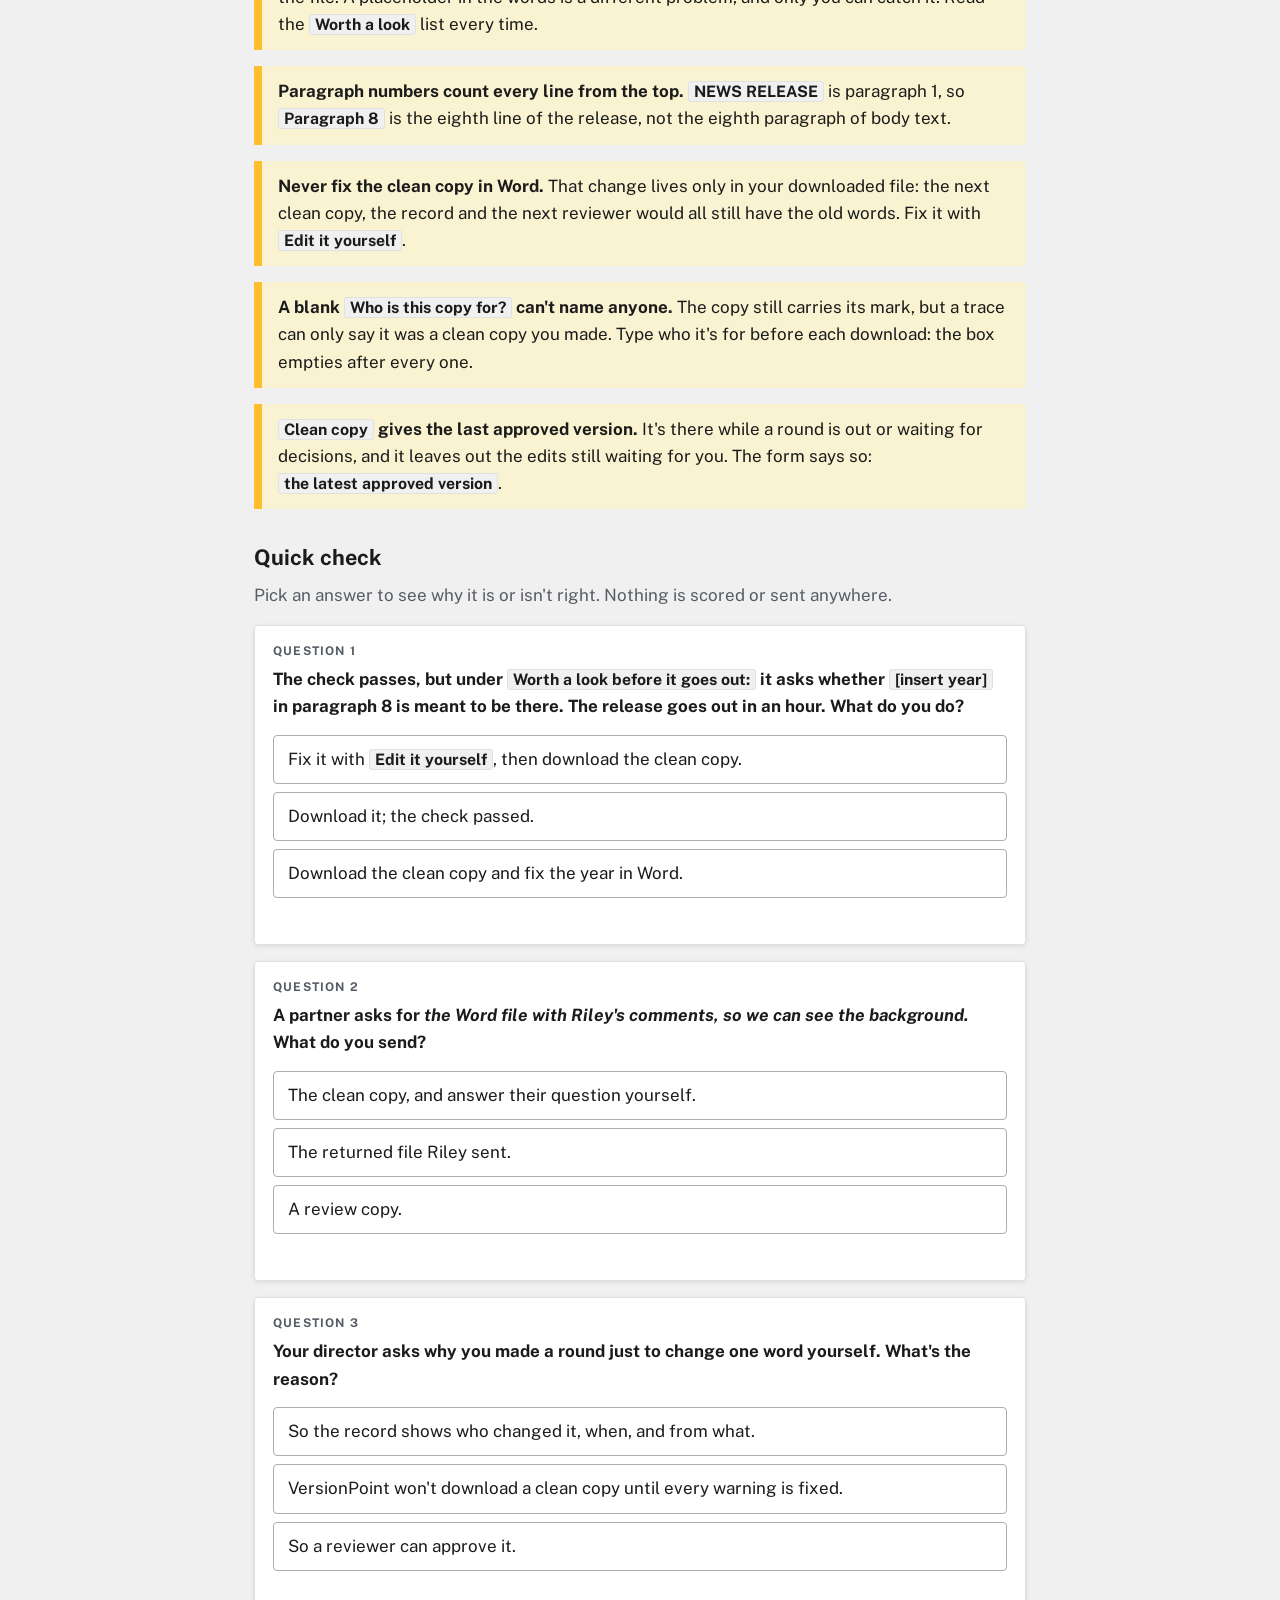
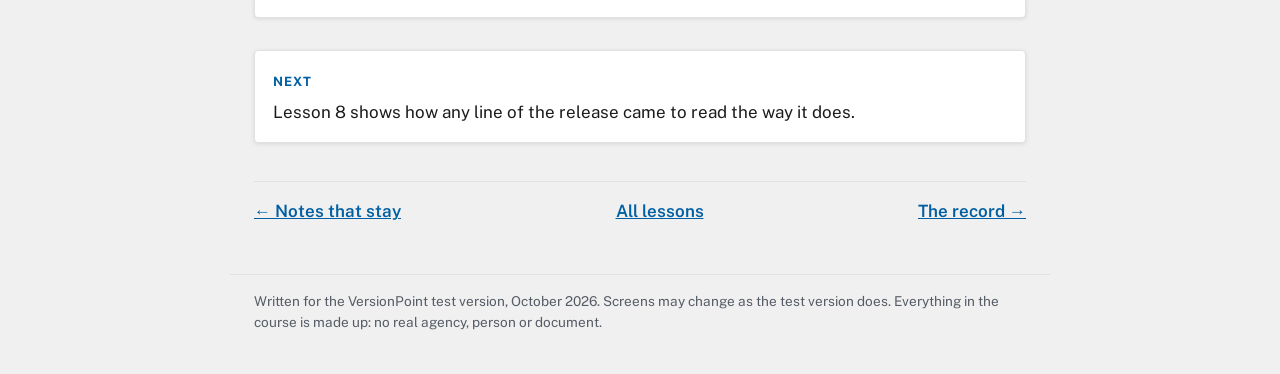
<file: course/lesson-7-clean-copy.html>
<!doctype html><html lang="en"><head><meta charset="utf-8"><meta name="viewport" content="width=device-width, initial-scale=1">
<title>Send a clean copy · Learn VersionPoint</title><meta name="robots" content="noindex">
<link rel="icon" href="assets/favicon.svg" type="image/svg+xml">
<link rel="preconnect" href="https://fonts.googleapis.com"><link rel="preconnect" href="https://fonts.gstatic.com" crossorigin>
<link rel="stylesheet" href="https://fonts.googleapis.com/css2?family=Public+Sans:ital,wght@0,400;0,600;0,700;1,400&display=swap">
<link rel="stylesheet" href="assets/course.css"></head><body>
<a class="skip" href="#main">Skip to content</a>
<header class="topbar"><a class="brand" href="index.html"><img src="assets/favicon.svg" alt="" width="28" height="28"> Learn VersionPoint</a>
<span class="spacer"></span><a class="out" href="https://feralucce.github.io/versionpoint-test/">Open the test version</a></header>
<main id="main" class="page"><p class="slate"><span>Lesson 7</span><span>8 minutes</span><span>The Lake Shuttle, version 2</span></p><h1>Send a clean copy</h1><p class="lede">Check the copy that leaves the office, fix what the check warns about with <span class="ui">Edit it yourself</span>, and download a clean copy marked with who it&#x27;s for.</p><h2>Why it matters</h2><p>The copy that leaves the office (to the press shop, a partner, the web team) has to carry the words and nothing else. VersionPoint checks every copy before you can download it, and warns about text that looks like a placeholder, like the <span class="ui">[insert year]</span> you let through in lesson 5.</p><h2>Watch</h2><figure class="shot"><a href="assets/l7-clean-warn-a.webp" class="zoom"><img src="assets/l7-clean-warn-a.webp" alt="The Clean copy form on version 2. Callout 1 marks the green alert: The copy passed the check. No margin notes, tracked changes, hidden text or names in its properties. Callout 2 marks the yellow alert: Worth a look before it goes out: Paragraph 8 has &quot;[insert year]&quot;. Is it meant to be there? Callout 3 marks the line: The clean copy is the latest approved version as a plain Word file, for anyone outside the review: Track Changes off, nothing from the record. Each copy carries its own hidden mark, so if it leaks, Trace a leak tells you which copy it was. Callout 4 marks the empty box Who is this copy for? (optional, kept on this computer for tracing), with the example For example: press office, regional director. Callout 5 marks the Download a clean copy button, which is still available, beside Close." loading="lazy"></a><figcaption><span class="ui">Clean copy</span> on version 2: it passes, with one thing worth a look.</figcaption><ol class="callouts"><li><span class="ui">The copy passed the check.</span> Nothing hidden is in the file: no margin notes, tracked changes, hidden text or names in its properties.</li><li><span class="ui">Worth a look before it goes out:</span> text that looks like a placeholder. Paragraphs are counted from the top, so <span class="ui">NEWS RELEASE</span> is paragraph 1 and paragraph 8 is the grant paragraph.</li><li>What the clean copy is: the latest approved version as a plain Word file, for anyone outside the review. Each copy you download carries its own hidden mark, and <span class="ui">Trace a leak</span> reads it.</li><li><span class="ui">Who is this copy for? (optional, kept on this computer for tracing)</span>: who gets this copy. It&#x27;s saved with the copy&#x27;s mark, on this computer only.</li><li><span class="ui">Download a clean copy</span> still works. A warning doesn&#x27;t stop you, so it&#x27;s your call.</li></ol></figure><h3>Say who each copy is for</h3><p>Fill in <span class="ui">Who is this copy for?</span> every time, even though it&#x27;s optional. If the release turns up early in a newsroom or a forwarded email, <span class="ui">Trace a leak</span> (lesson 9) reads the copy&#x27;s hidden mark and names it: <span class="ui">Clean copy for the press office, made by Sam Sample</span>. Left blank, it can only say <span class="ui">Clean copy, made by Sam Sample</span>, and you&#x27;re back to asking around.</p><p>You can choose <span class="ui">Download a clean copy</span> more than once in the same form: type a new name before each one. The box empties after each download, and <span class="ui">Downloaded:</span> lists every file with who it was for.</p><aside class="alert info"><b class="t">What the check stops</b><p>If a copy ever held a margin note, a tracked change, hidden text, a name in its properties or data left by another system, the check would list it under <span class="ui">The copy didn&#x27;t pass the check, so it can&#x27;t be downloaded:</span> and keep <span class="ui">Download a clean copy</span> greyed out.</p><p>You won&#x27;t see that with the practice release. VersionPoint builds every version without those things, so the check is a last guard, not a cleanup step. It&#x27;s there so that a reviewer&#x27;s comment never rides out with a release, whatever happened to the file on the way.</p><p>The warnings are different: they&#x27;re about the words. The check looks for text Word and drafters leave behind, like <i>Click or tap here to enter text</i>, <i>Lorem ipsum</i>, <i>TK</i>, <i>XXX</i>, or anything in square brackets that starts with <i>insert</i>, <i>add</i>, <i>link</i> or <i>TBD</i>. It points them out and leaves the decision to you.</p></aside><h3>Fix it with &quot;Edit it yourself&quot;</h3><p>Don&#x27;t fix the year in the downloaded clean copy: that change would never reach VersionPoint or the record. Make it the same way a reviewer would, as a round of your own.</p><figure class="shot"><a href="assets/l7-self-form-a.webp" class="zoom"><img src="assets/l7-self-form-a.webp" alt="The Edit it yourself form. Callout 1 marks its text: You&#x27;ll get a copy of the latest version with Track Changes on. Your edits come back as revisions in your name, decided like anyone else&#x27;s, so the record shows every change. Callout 2 marks the checkbox Lock Track Changes on (only if they&#x27;ll use desktop Word: Word in a web browser, such as from Outlook on the web, can&#x27;t edit a locked copy), not ticked. Callout 3 marks the Make the copy button, beside Cancel." loading="lazy"></a><figcaption><span class="ui">Edit it yourself</span> asks for no name: the copy is in yours.</figcaption><ol class="callouts"><li>Your own edits come back as revisions in your name and are decided like anyone else&#x27;s.</li><li><span class="ui">Lock Track Changes on</span> is off unless you tick it. Leave it off here: Track Changes is on either way, and VersionPoint compares the returned file word by word, so even an edit made with tracking off is listed.</li><li><span class="ui">Make the copy</span> downloads <i>Lake Shuttle news release - edit copy - round 2.docx</i>.</li></ol></figure><figure class="shot"><a href="assets/l7-self-out-a.webp" class="zoom"><img src="assets/l7-self-out-a.webp" alt="The document page, version 2, while the edit copy is out. Callout 1 marks the banner: Edit copy out with Sam Sample since Oct 13, 2026, 9:08 AM (round 2). Callout 2 marks the Bring back the returned file button in the banner, beside Download the copy again and Cancel round. Callout 3 marks [insert year] at the end of the grant paragraph: The grant pays for the shuttle through [insert year]." loading="lazy"></a><figcaption>Round 2 is out with you. <span class="ui">Send for review</span> and <span class="ui">Edit it yourself</span> wait until it&#x27;s back.</figcaption><ol class="callouts"><li><span class="ui">Edit copy out with Sam Sample</span>: the round is open, in your name.</li><li><span class="ui">Bring back the returned file</span> is the same button as for a reviewer. Its form says <span class="ui">Bring back the edit copy</span>.</li><li>The placeholder you&#x27;re fixing, still in version 2.</li></ol></figure><figure class="shot"><a href="assets/l7-desk-a.webp" class="zoom"><img src="assets/l7-desk-a.webp" alt="The reviewer&#x27;s desk after the edit copy was dropped on it. Callout 1 marks the green result: You (Sam Sample) sent it back (your own edit copy). What they did. Callout 2 marks the one change: Changed &quot;[insert year]&quot; to &quot;2028&quot;, with Track Changes, in Sam Sample&#x27;s name. Callout 3 marks the Download the returned file button." loading="lazy"></a><figcaption>If you&#x27;d rather not open Word, the reviewer&#x27;s desk makes the same edit for you.</figcaption><ol class="callouts"><li>The desk knows an edit copy from its file name and plays you.</li><li>It puts in 2028 with Track Changes, in Sam Sample&#x27;s name, just as Word would with Track Changes on.</li><li><span class="ui">Download the returned file</span> keeps the copy&#x27;s name.</li></ol></figure><figure class="shot"><a href="assets/l7-round2-a.webp" class="zoom"><img src="assets/l7-round2-a.webp" alt="The round page for Round 2: own edits by Sam Sample, sent from version 2, 0 of 1 decided. Callout 1 marks the heading Round 2: own edits by Sam Sample. Callout 2 marks the grant paragraph, where [insert year] is struck through as removed and 2028 is underlined as added, numbered 1. Callout 3 marks revision card 1, Changed: The grant pays for the shuttle through [insert year] changed to 2028, by Sam Sample, with Accept, Reject and the Why? box. Callout 4 marks the Finish button, greyed out." loading="lazy"></a><figcaption>Your edit, back as a revision like any other.</figcaption><ol class="callouts"><li><span class="ui">Round 2: own edits by Sam Sample</span>. The record will say who changed the year and when.</li><li>In the text, <span class="ui">[insert year]</span> is struck through as removed and 2028 is underlined as added.</li><li>One card: <span class="ui">Changed</span>, in your name, with <span class="ui">Accept</span>, <span class="ui">Reject</span> and <span class="ui">Why? (optional, kept in the record)</span>.</li><li><span class="ui">Finish</span> is ready once the card is decided. It makes version 3, <span class="ui">Own edits by Sam Sample</span>.</li></ol></figure><h2>Try it</h2><p>Start on the document page of <i>Lake Shuttle news release</i>, version 2, where lesson 6 left you. In step 4 you can fill in the year in Word, or use the reviewer&#x27;s desk to do it for you.</p><div class="files card"><b>Practice files</b><ul><li><a href="reviewers-desk.html">The reviewer's desk</a>: plays the reviewer on a copy you downloaded.</li></ul></div><ol class="steps"><li>Choose <span class="ui">Clean copy</span>. Read the check: it passes, and under <span class="ui">Worth a look before it goes out:</span> it asks whether <span class="ui">[insert year]</span> in paragraph 8 is meant to be there. Don&#x27;t download this one.</li><li>Choose <span class="ui">Close</span>, then <span class="ui">Edit it yourself</span>, then <span class="ui">Make the copy</span>. <i>Lake Shuttle news release - edit copy - round 2.docx</i> downloads, and the form says <span class="ui">Make your changes in Word. Track Changes is already on. When you&#x27;re done, bring the file back here.</span></li><li>Choose <span class="ui">Done</span>. The banner says <span class="ui">Edit copy out with Sam Sample</span>, with today&#x27;s date and round 2.</li><li>Fill in the year. In Word: open the edit copy, replace <span class="ui">[insert year]</span> with <i>2028</i>, and save. Or on the reviewer&#x27;s desk: choose the edit copy, then choose <span class="ui">Download the returned file</span>.</li><li>Back on the document page, choose <span class="ui">Bring back the returned file</span>, and in <span class="ui">Bring back the edit copy</span> choose your edited copy. <span class="ui">Round 2: own edits by Sam Sample</span> opens, with one card: <span class="ui">[insert year]</span> changed to 2028.</li><li>Choose <span class="ui">Accept</span> on card 1, then <span class="ui">Finish</span>. The version list now says <span class="ui">Version 3 (latest): Own edits by Sam Sample</span>.</li><li>Choose <span class="ui">Clean copy</span> again. It passes, and this time there&#x27;s no <span class="ui">Worth a look</span>.</li><li>In <span class="ui">Who is this copy for?</span>, type <i>the press office</i>, then choose <span class="ui">Download a clean copy</span>. The form adds <span class="ui">Downloaded: Lake Shuttle news release.docx (for the press office)</span>. Choose <span class="ui">Close</span>.</li></ol><h2>Check your work</h2><figure class="shot"><a href="assets/l7-check.webp" class="zoom"><img src="assets/l7-check.webp" alt="The Clean copy form on version 3: The copy passed the check. No margin notes, tracked changes, hidden text or names in its properties. There is no Worth a look section. Under the description, the box Who is this copy for? is empty again, and below it the form says Downloaded: Lake Shuttle news release.docx (for the press office), above the Close and Download a clean copy buttons." loading="lazy"></a><figcaption>After step 8: the check passes with nothing worth a look, and the clean copy for the press office has downloaded.</figcaption></figure><h2>Watch out for</h2><div class="alert warning"><b>Warnings don&#x27;t stop the download.</b> <span class="ui">The copy passed the check.</span> means nothing hidden is in the file. A placeholder in the words is a different problem, and only you can catch it. Read the <span class="ui">Worth a look</span> list every time.</div><div class="alert warning"><b>Paragraph numbers count every line from the top.</b> <span class="ui">NEWS RELEASE</span> is paragraph 1, so <span class="ui">Paragraph 8</span> is the eighth line of the release, not the eighth paragraph of body text.</div><div class="alert warning"><b>Never fix the clean copy in Word.</b> That change lives only in your downloaded file: the next clean copy, the record and the next reviewer would all still have the old words. Fix it with <span class="ui">Edit it yourself</span>.</div><div class="alert warning"><b>A blank <span class="ui">Who is this copy for?</span> can&#x27;t name anyone.</b> The copy still carries its mark, but a trace can only say it was a clean copy you made. Type who it&#x27;s for before each download: the box empties after every one.</div><div class="alert warning"><b><span class="ui">Clean copy</span> gives the last approved version.</b> It&#x27;s there while a round is out or waiting for decisions, and it leaves out the edits still waiting for you. The form says so: <span class="ui">the latest approved version</span>.</div><h2>Quick check</h2><p class="dim">Pick an answer to see why it is or isn't right. Nothing is scored or sent anywhere.</p><div class="q card"><p class="qn">Question 1</p><p><b>The check passes, but under <span class="ui">Worth a look before it goes out:</span> it asks whether <span class="ui">[insert year]</span> in paragraph 8 is meant to be there. The release goes out in an hour. What do you do?</b></p><div class="choices" role="group" aria-label="Answers to question 1"><button type="button" class="choice" data-right="true" data-fb="The warning doesn&#x27;t block the download, so catching it is on you. A round of your own takes a few minutes and puts the fix in the record.">Fix it with <span class="ui">Edit it yourself</span>, then download the clean copy.</button><button type="button" class="choice" data-right="false" data-fb="&quot;Passed&quot; means nothing hidden is in the file. The placeholder is in the words, and it would go out with the release. Fix it with &quot;Edit it yourself&quot; first.">Download it; the check passed.</button><button type="button" class="choice" data-right="false" data-fb="That fix never reaches VersionPoint or the record, so the next copy has the placeholder again. Use &quot;Edit it yourself&quot;.">Download the clean copy and fix the year in Word.</button></div><p class="fb" aria-live="polite"></p></div><div class="q card"><p class="qn">Question 2</p><p><b>A partner asks for <i>the Word file with Riley&#x27;s comments, so we can see the background.</i> What do you send?</b></p><div class="choices" role="group" aria-label="Answers to question 2"><button type="button" class="choice" data-right="true" data-fb="Notes stay in VersionPoint. Even the record is internal: it says &quot;this record holds review notes and is not a clean copy.&quot;">The clean copy, and answer their question yourself.</button><button type="button" class="choice" data-right="false" data-fb="That&#x27;s the leak VersionPoint exists to stop: Riley&#x27;s comments and tracked changes would go outside the office. Send the clean copy.">The returned file Riley sent.</button><button type="button" class="choice" data-right="false" data-fb="A review copy is for one reviewer&#x27;s edits in one round, with Track Changes on. Outside the review, send the clean copy.">A review copy.</button></div><p class="fb" aria-live="polite"></p></div><div class="q card"><p class="qn">Question 3</p><p><b>Your director asks why you made a round just to change one word yourself. What&#x27;s the reason?</b></p><div class="choices" role="group" aria-label="Answers to question 3"><button type="button" class="choice" data-right="true" data-fb="Your own edits are revisions like anyone else&#x27;s. Round 2 shows &quot;[insert year]&quot; changed to 2028 by Sam Sample, decided and dated.">So the record shows who changed it, when, and from what.</button><button type="button" class="choice" data-right="false" data-fb="Warnings don&#x27;t block the download. The round is about the record, not the check.">VersionPoint won&#x27;t download a clean copy until every warning is fixed.</button><button type="button" class="choice" data-right="false" data-fb="No reviewer sees round 2. You decide your own revision; the round just records it.">So a reviewer can approve it.</button></div><p class="fb" aria-live="polite"></p></div><div class="next card"><b>Next</b><p>Lesson 8 shows how any line of the release came to read the way it does.</p></div><nav class="pager" aria-label="Lessons"><a href="lesson-6-notes-that-stay.html" rel="prev">&larr; Notes that stay</a><a href="index.html">All lessons</a><a href="lesson-8-the-record.html" rel="next">The record &rarr;</a></nav></main>
<footer class="foot">Written for the VersionPoint test version, October 2026. Screens may change as the test version does. Everything in the course is made up: no real agency, person or document.</footer>
<script src="assets/course.js"></script></body></html>
</file>
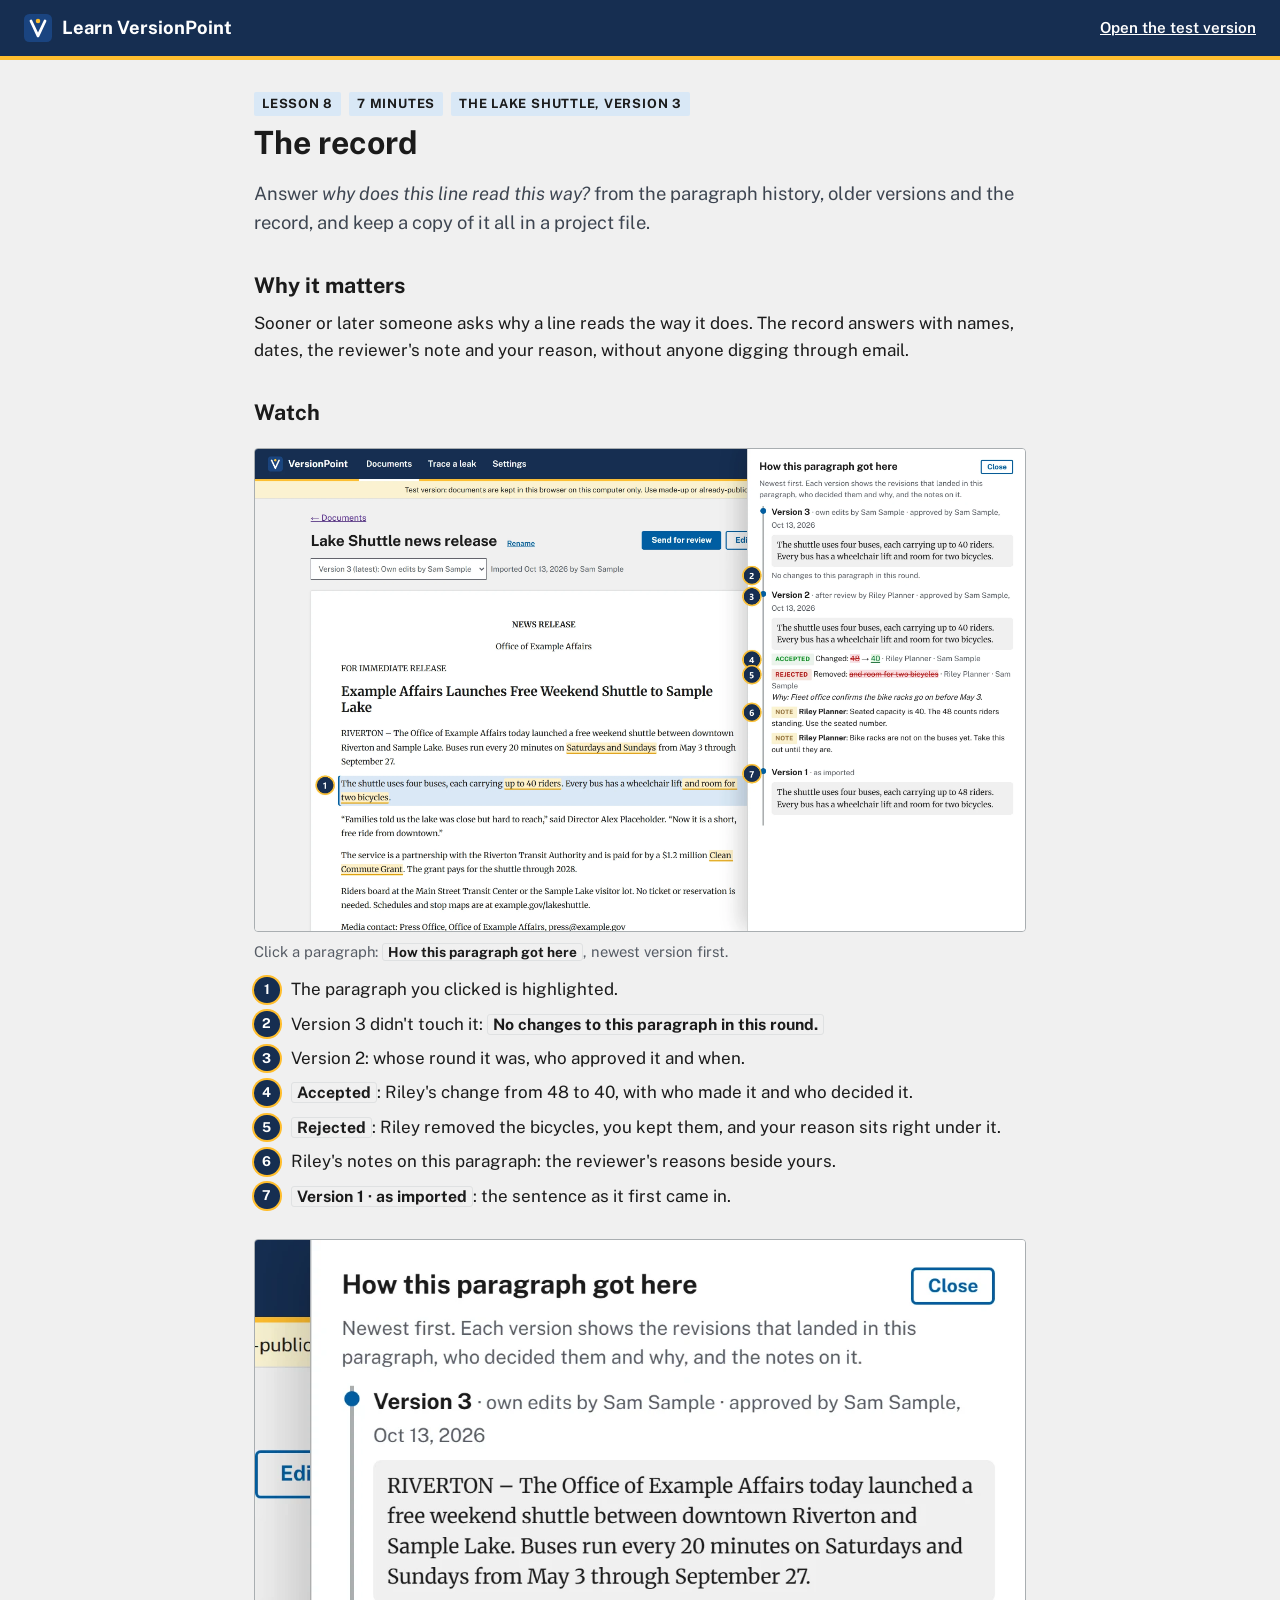
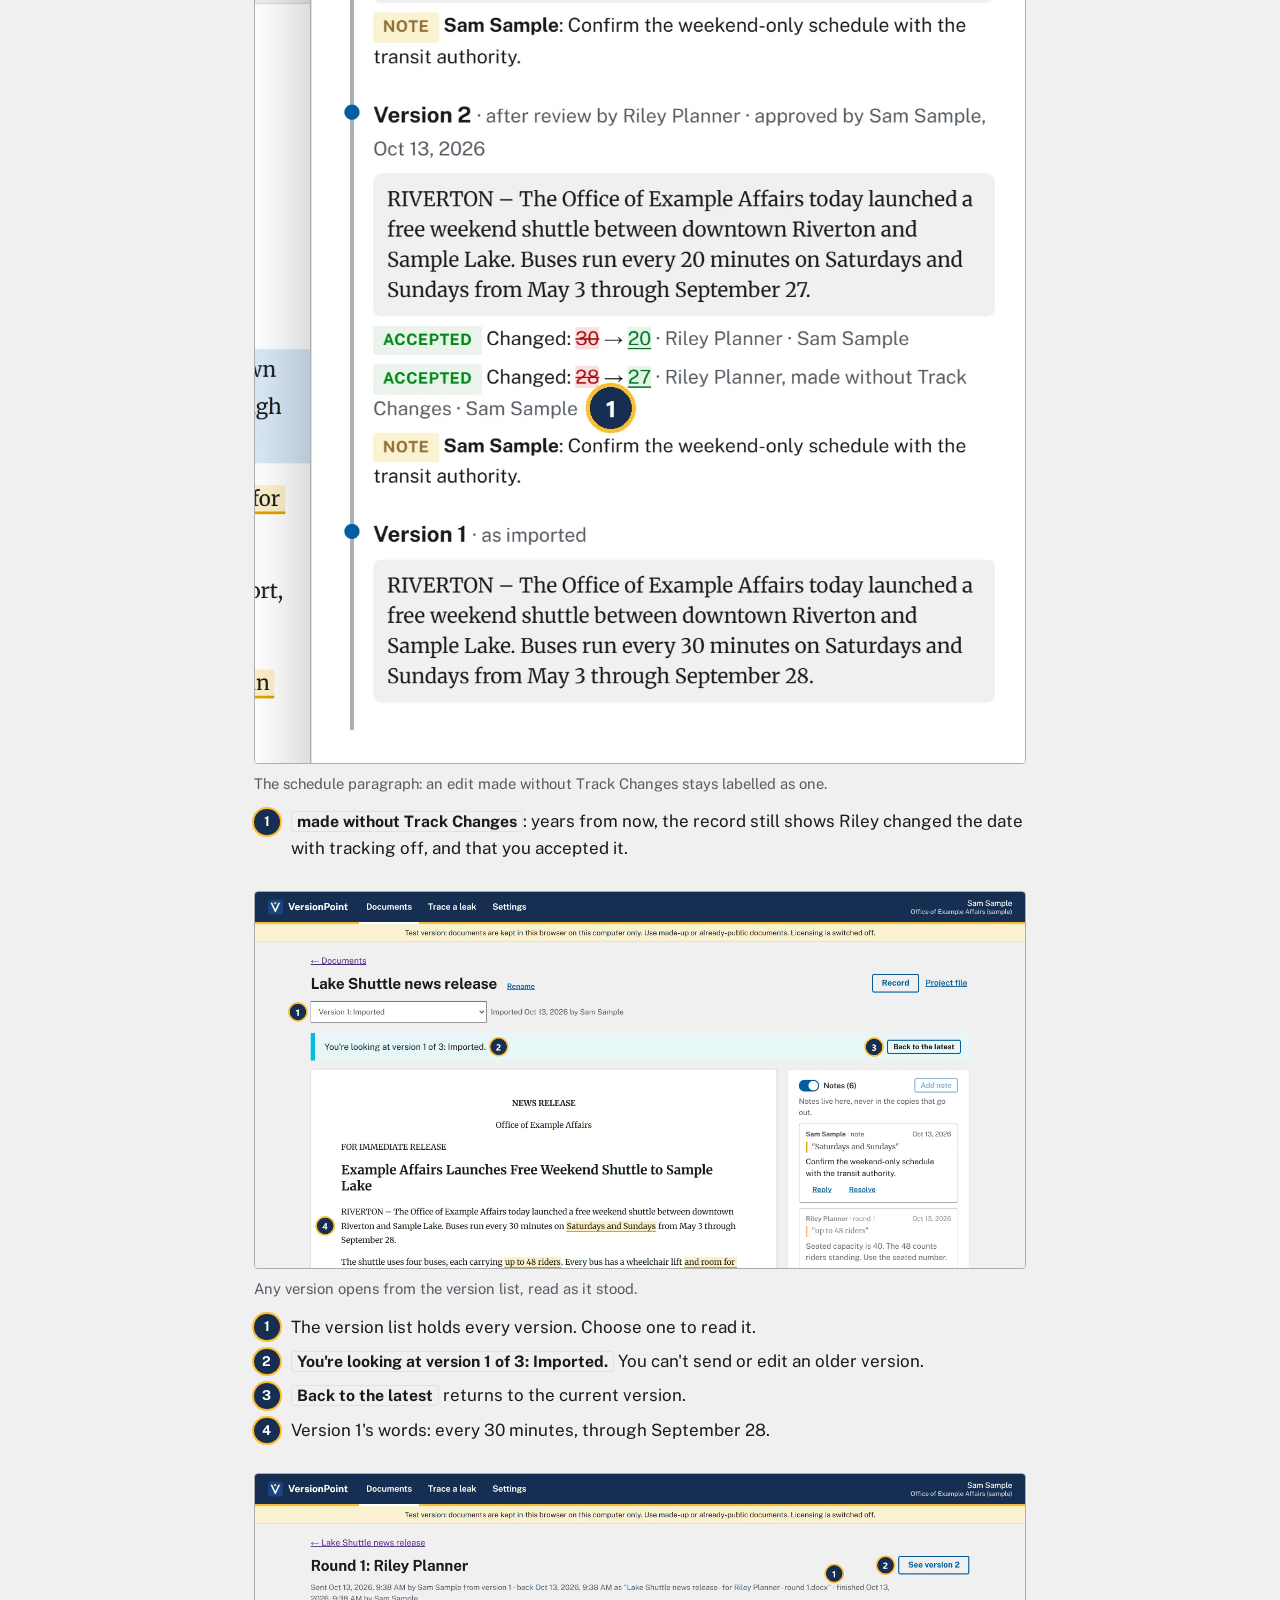
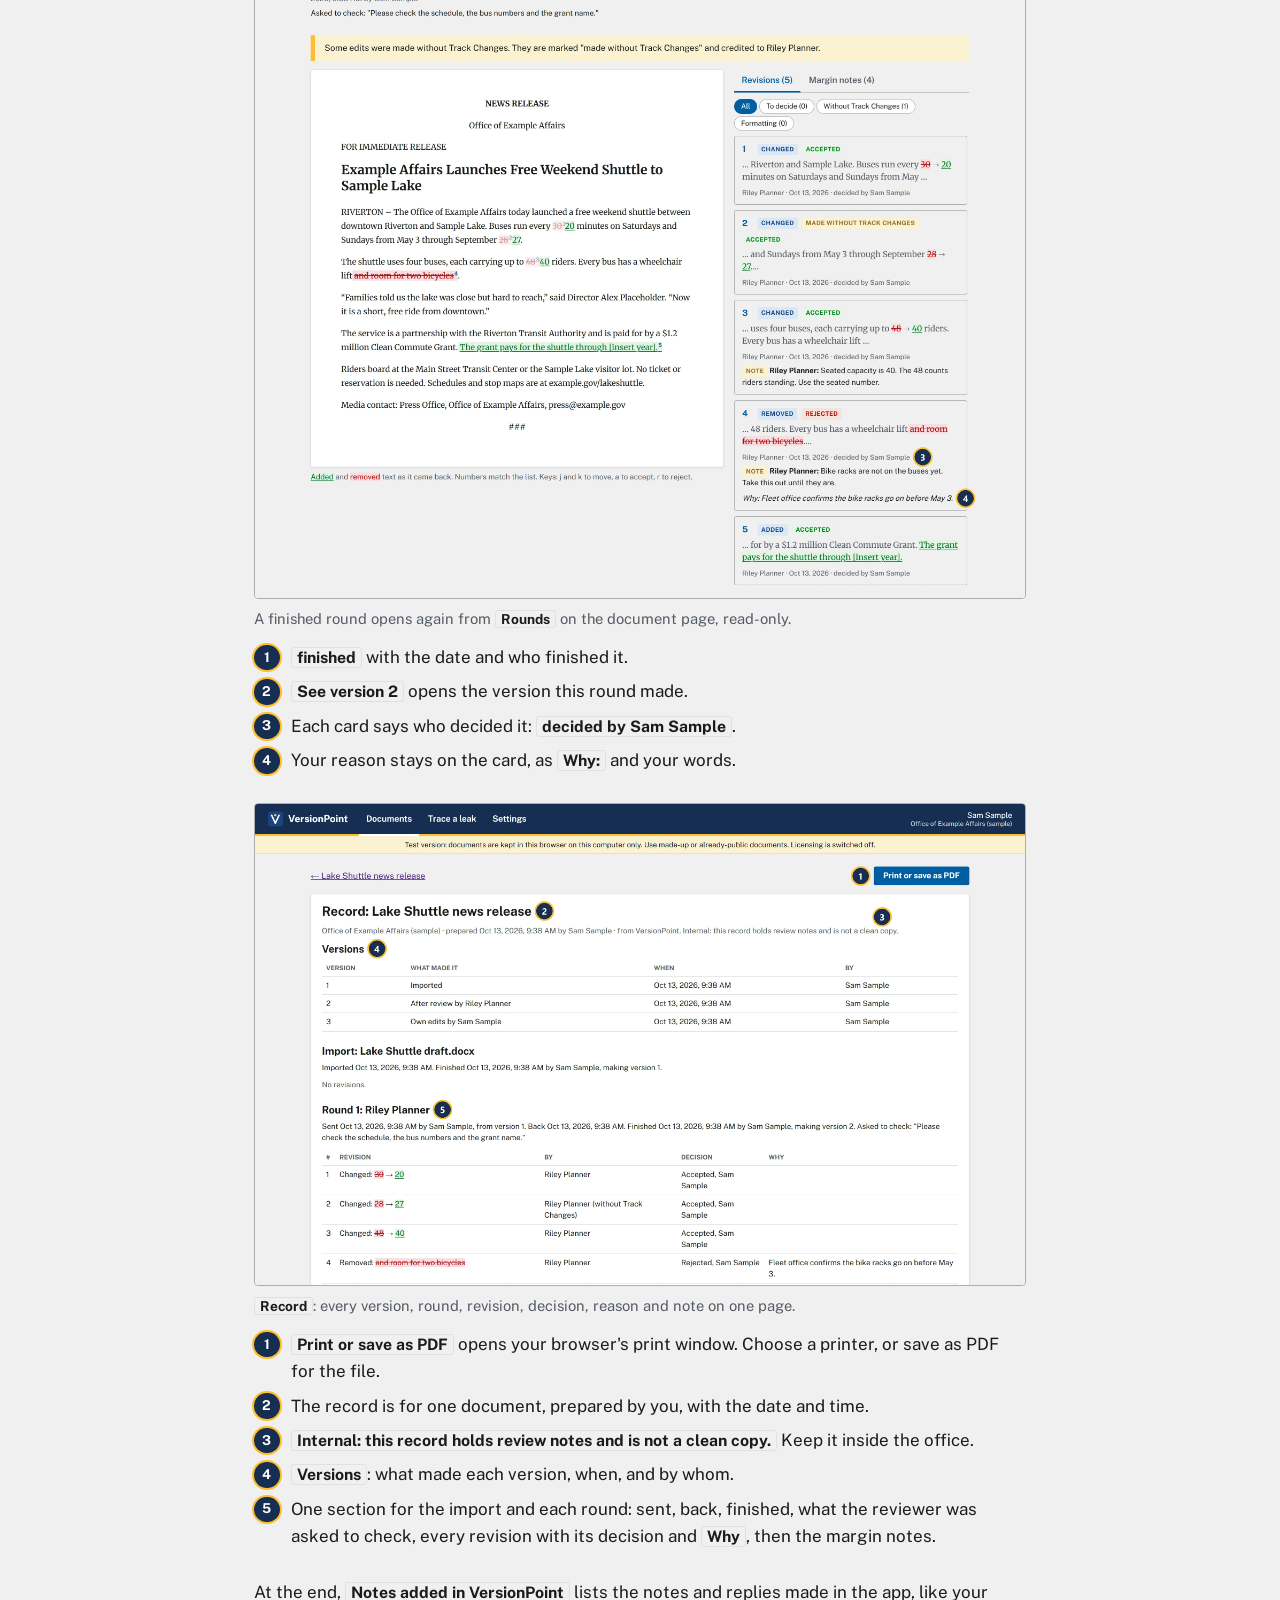
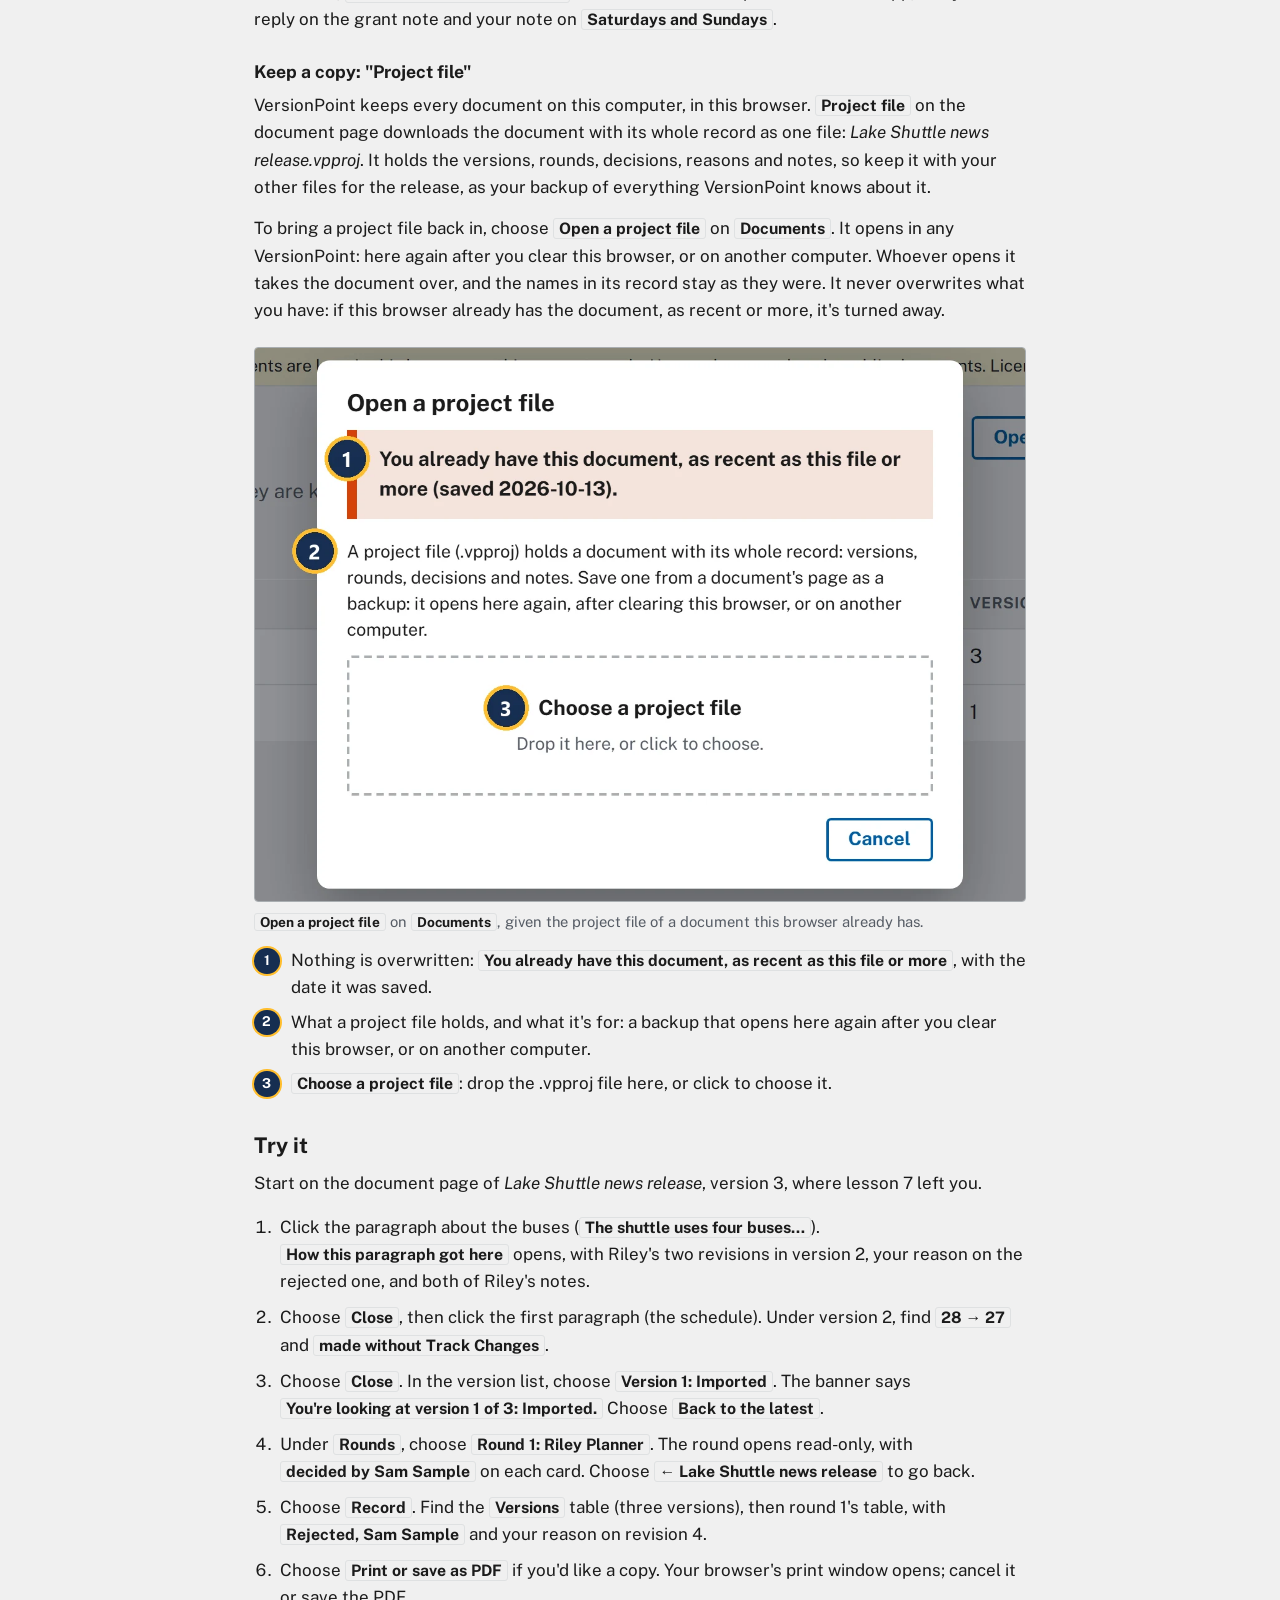
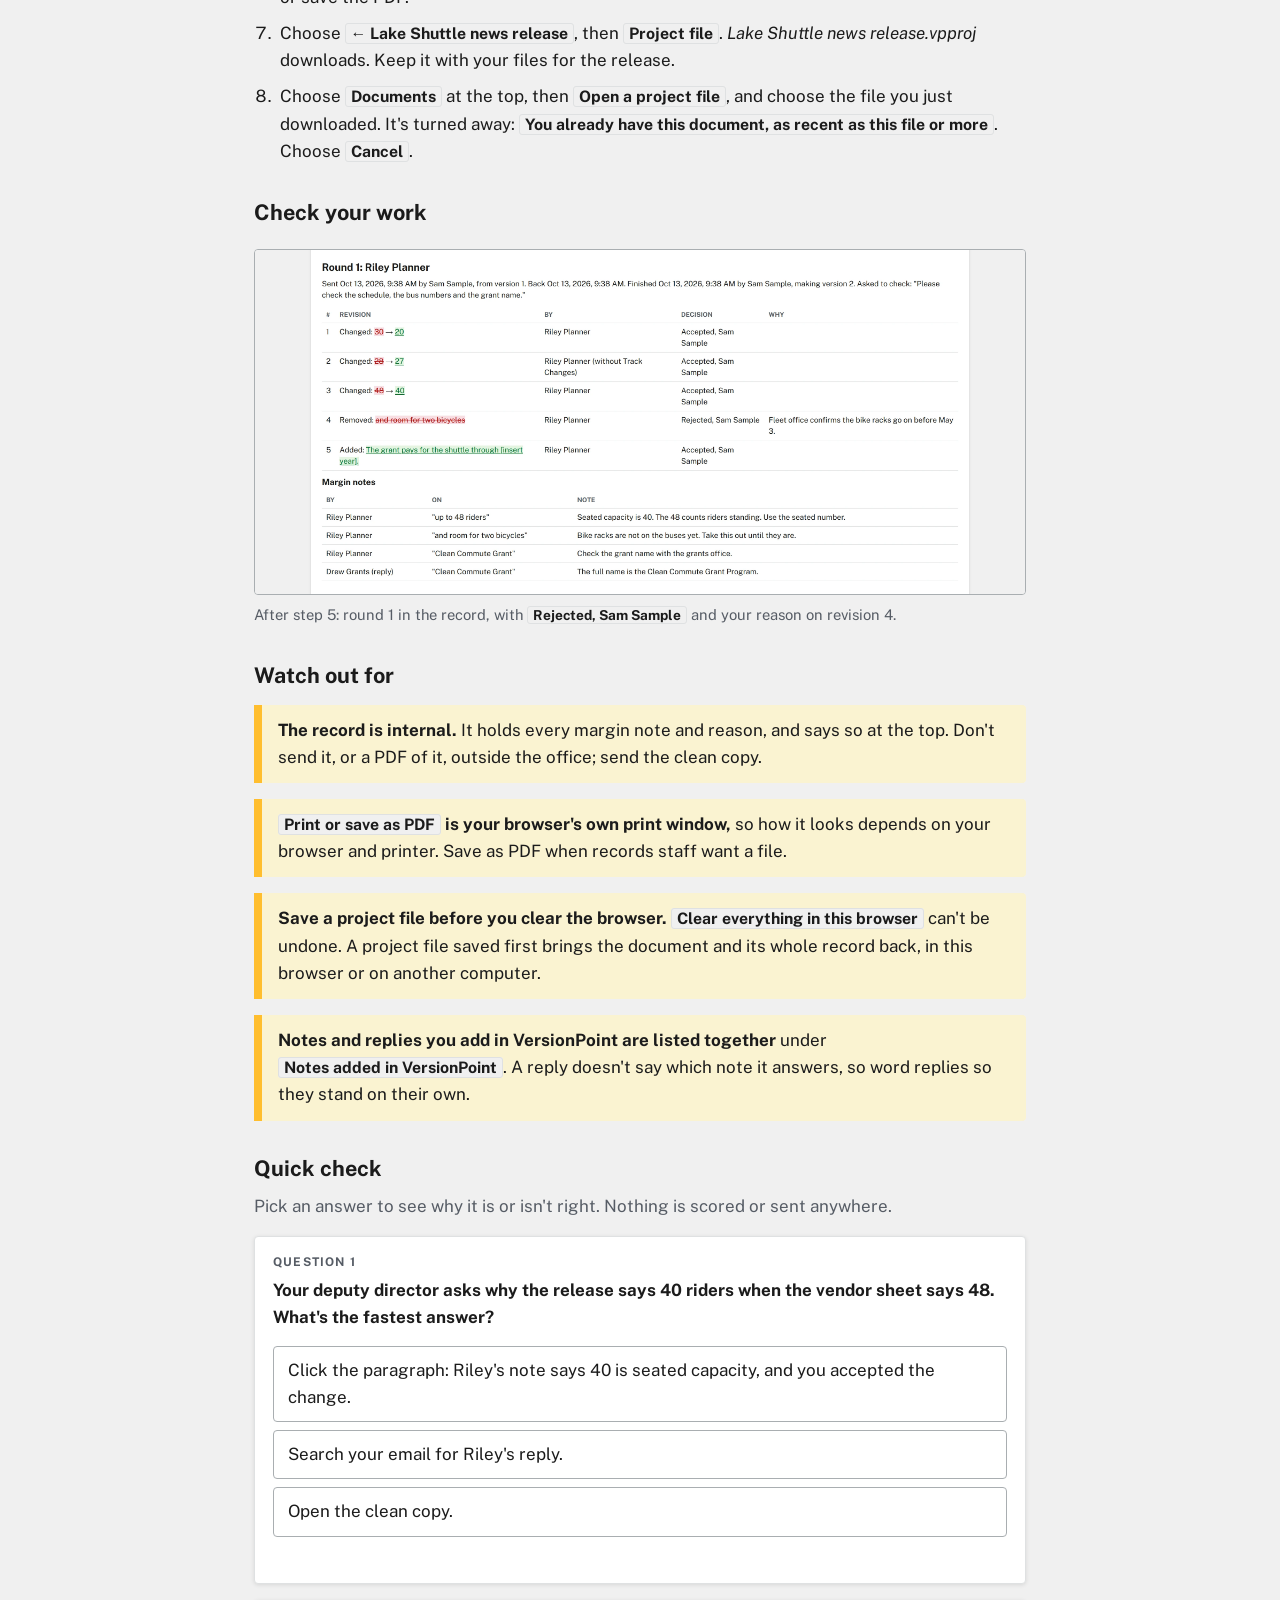
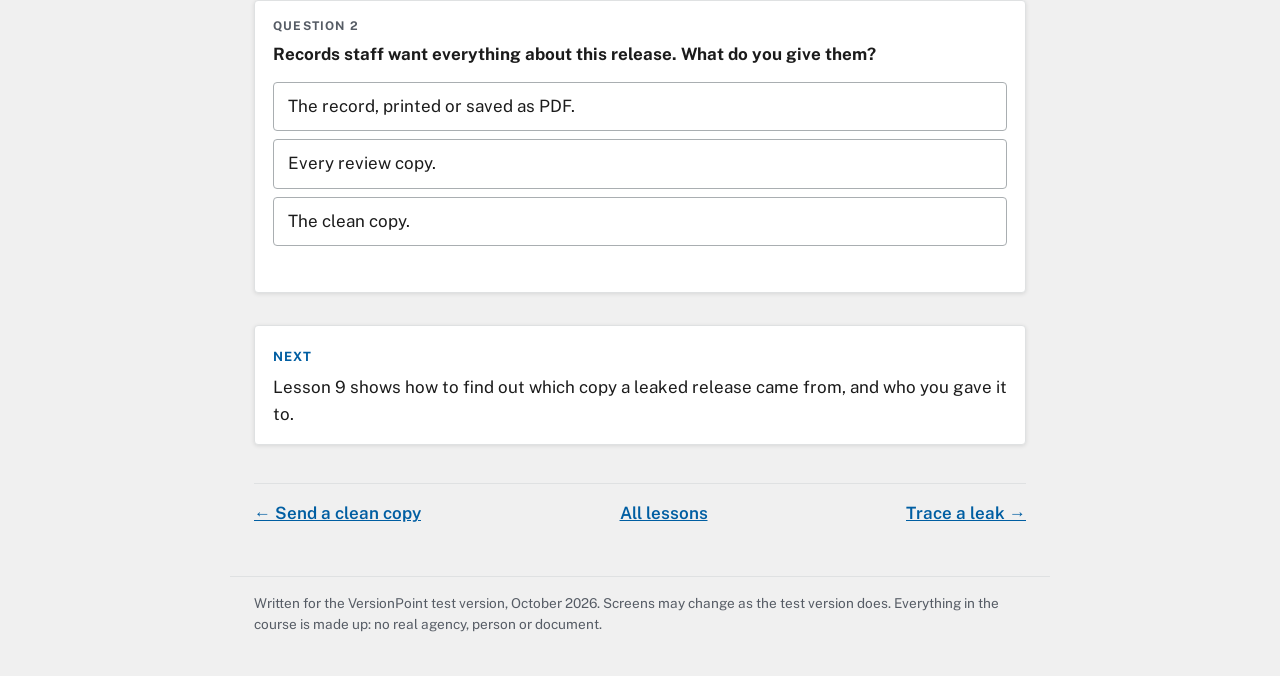
<file: course/lesson-8-the-record.html>
<!doctype html><html lang="en"><head><meta charset="utf-8"><meta name="viewport" content="width=device-width, initial-scale=1">
<title>The record · Learn VersionPoint</title><meta name="robots" content="noindex">
<link rel="icon" href="assets/favicon.svg" type="image/svg+xml">
<link rel="preconnect" href="https://fonts.googleapis.com"><link rel="preconnect" href="https://fonts.gstatic.com" crossorigin>
<link rel="stylesheet" href="https://fonts.googleapis.com/css2?family=Public+Sans:ital,wght@0,400;0,600;0,700;1,400&display=swap">
<link rel="stylesheet" href="assets/course.css"></head><body>
<a class="skip" href="#main">Skip to content</a>
<header class="topbar"><a class="brand" href="index.html"><img src="assets/favicon.svg" alt="" width="28" height="28"> Learn VersionPoint</a>
<span class="spacer"></span><a class="out" href="https://feralucce.github.io/versionpoint-test/">Open the test version</a></header>
<main id="main" class="page"><p class="slate"><span>Lesson 8</span><span>7 minutes</span><span>The Lake Shuttle, version 3</span></p><h1>The record</h1><p class="lede">Answer <i>why does this line read this way?</i> from the paragraph history, older versions and the record, and keep a copy of it all in a project file.</p><h2>Why it matters</h2><p>Sooner or later someone asks why a line reads the way it does. The record answers with names, dates, the reviewer&#x27;s note and your reason, without anyone digging through email.</p><h2>Watch</h2><figure class="shot"><a href="assets/l8-history-a.webp" class="zoom"><img src="assets/l8-history-a.webp" alt="The document page for version 3 with the buses paragraph selected and the How this paragraph got here panel open on the right. Callout 1 marks the selected paragraph: The shuttle uses four buses, each carrying up to 40 riders. Every bus has a wheelchair lift and room for two bicycles. Callout 2 marks Version 3, own edits by Sam Sample, with No changes to this paragraph in this round. Callout 3 marks Version 2, after review by Riley Planner, approved by Sam Sample. Callout 4 marks Accepted, Changed: 48 changed to 40, Riley Planner, Sam Sample. Callout 5 marks Rejected, Removed: and room for two bicycles, Riley Planner, Sam Sample, with Why: Fleet office confirms the bike racks go on before May 3. Callout 6 marks Riley&#x27;s two notes: Seated capacity is 40. The 48 counts riders standing. Use the seated number. And: Bike racks are not on the buses yet. Take this out until they are. Callout 7 marks Version 1, as imported, which reads up to 48 riders." loading="lazy"></a><figcaption>Click a paragraph: <span class="ui">How this paragraph got here</span>, newest version first.</figcaption><ol class="callouts"><li>The paragraph you clicked is highlighted.</li><li>Version 3 didn&#x27;t touch it: <span class="ui">No changes to this paragraph in this round.</span></li><li>Version 2: whose round it was, who approved it and when.</li><li><span class="ui">Accepted</span>: Riley&#x27;s change from 48 to 40, with who made it and who decided it.</li><li><span class="ui">Rejected</span>: Riley removed the bicycles, you kept them, and your reason sits right under it.</li><li>Riley&#x27;s notes on this paragraph: the reviewer&#x27;s reasons beside yours.</li><li><span class="ui">Version 1 · as imported</span>: the sentence as it first came in.</li></ol></figure><figure class="shot"><a href="assets/l8-schedule-a.webp" class="zoom"><img src="assets/l8-schedule-a.webp" alt="The How this paragraph got here panel for the first paragraph, the schedule. Version 2 lists two accepted changes: 30 changed to 20, Riley Planner, Sam Sample; and 28 changed to 27, Riley Planner, made without Track Changes, Sam Sample. Callout 1 marks the second one. Sam Sample&#x27;s note, Confirm the weekend-only schedule with the transit authority, shows under versions 3 and 2. Version 1, as imported, reads every 30 minutes and September 28." loading="lazy"></a><figcaption>The schedule paragraph: an edit made without Track Changes stays labelled as one.</figcaption><ol class="callouts"><li><span class="ui">made without Track Changes</span>: years from now, the record still shows Riley changed the date with tracking off, and that you accepted it.</li></ol></figure><figure class="shot"><a href="assets/l8-version1-a.webp" class="zoom"><img src="assets/l8-version1-a.webp" alt="The document page showing version 1. Callout 1 marks the version list, set to Version 1: Imported. Callout 2 marks the banner: You&#x27;re looking at version 1 of 3: Imported. Callout 3 marks the Back to the latest button. Callout 4 marks the first paragraph as imported: Buses run every 30 minutes on Saturdays and Sundays from May 3 through September 28. Only Record and Project file are offered at the top." loading="lazy"></a><figcaption>Any version opens from the version list, read as it stood.</figcaption><ol class="callouts"><li>The version list holds every version. Choose one to read it.</li><li><span class="ui">You&#x27;re looking at version 1 of 3: Imported.</span> You can&#x27;t send or edit an older version.</li><li><span class="ui">Back to the latest</span> returns to the current version.</li><li>Version 1&#x27;s words: every 30 minutes, through September 28.</li></ol></figure><figure class="shot"><a href="assets/l8-round1-a.webp" class="zoom"><img src="assets/l8-round1-a.webp" alt="The finished round page for Round 1: Riley Planner, read-only. Callout 1 marks the line that ends finished Oct 8, 2026 by Sam Sample. Callout 2 marks the See version 2 button. The warning from lesson 4 is still shown: Some edits were made without Track Changes. The revision cards have no Accept or Reject buttons: each shows its tag, Accepted or Rejected, and the line Riley Planner, Oct 8, 2026, decided by Sam Sample. Cards 3 and 4 show Riley&#x27;s notes under them. Callout 3 marks decided by Sam Sample on card 4, Removed: and room for two bicycles, Rejected. Callout 4 marks card 4&#x27;s reason: Why: Fleet office confirms the bike racks go on before May 3." loading="lazy"></a><figcaption>A finished round opens again from <span class="ui">Rounds</span> on the document page, read-only.</figcaption><ol class="callouts"><li><span class="ui">finished</span> with the date and who finished it.</li><li><span class="ui">See version 2</span> opens the version this round made.</li><li>Each card says who decided it: <span class="ui">decided by Sam Sample</span>.</li><li>Your reason stays on the card, as <span class="ui">Why:</span> and your words.</li></ol></figure><figure class="shot"><a href="assets/l8-record-a.webp" class="zoom"><img src="assets/l8-record-a.webp" alt="The record page. Callout 1 marks the Print or save as PDF button. Callout 2 marks the title Record: Lake Shuttle news release. Callout 3 marks the end of the line under it: Internal: this record holds review notes and is not a clean copy. Callout 4 marks the Versions table, with Version, What made it, When and By: 1 Imported, 2 After review by Riley Planner, 3 Own edits by Sam Sample, all by Sam Sample. Callout 5 marks the Round 1: Riley Planner section, with when it was sent, back and finished, what Riley was asked to check, and its table of revisions." loading="lazy"></a><figcaption><span class="ui">Record</span>: every version, round, revision, decision, reason and note on one page.</figcaption><ol class="callouts"><li><span class="ui">Print or save as PDF</span> opens your browser&#x27;s print window. Choose a printer, or save as PDF for the file.</li><li>The record is for one document, prepared by you, with the date and time.</li><li><span class="ui">Internal: this record holds review notes and is not a clean copy.</span> Keep it inside the office.</li><li><span class="ui">Versions</span>: what made each version, when, and by whom.</li><li>One section for the import and each round: sent, back, finished, what the reviewer was asked to check, every revision with its decision and <span class="ui">Why</span>, then the margin notes.</li></ol></figure><p>At the end, <span class="ui">Notes added in VersionPoint</span> lists the notes and replies made in the app, like your reply on the grant note and your note on <span class="ui">Saturdays and Sundays</span>.</p><h3>Keep a copy: &quot;Project file&quot;</h3><p>VersionPoint keeps every document on this computer, in this browser. <span class="ui">Project file</span> on the document page downloads the document with its whole record as one file: <i>Lake Shuttle news release.vpproj</i>. It holds the versions, rounds, decisions, reasons and notes, so keep it with your other files for the release, as your backup of everything VersionPoint knows about it.</p><p>To bring a project file back in, choose <span class="ui">Open a project file</span> on <span class="ui">Documents</span>. It opens in any VersionPoint: here again after you clear this browser, or on another computer. Whoever opens it takes the document over, and the names in its record stay as they were. It never overwrites what you have: if this browser already has the document, as recent or more, it&#x27;s turned away.</p><figure class="shot"><a href="assets/l8-project-a.webp" class="zoom"><img src="assets/l8-project-a.webp" alt="The Open a project file form on Documents, after choosing Lake Shuttle news release.vpproj. Callout 1 marks the red alert: You already have this document, as recent as this file or more (saved 2026-10-13). Callout 2 marks the form&#x27;s text: A project file (.vpproj) holds a document with its whole record: versions, rounds, decisions and notes. Save one from a document&#x27;s page as a backup: it opens here again, after clearing this browser, or on another computer. Callout 3 marks Choose a project file, with Drop it here, or click to choose. A Cancel button is at the bottom." loading="lazy"></a><figcaption><span class="ui">Open a project file</span> on <span class="ui">Documents</span>, given the project file of a document this browser already has.</figcaption><ol class="callouts"><li>Nothing is overwritten: <span class="ui">You already have this document, as recent as this file or more</span>, with the date it was saved.</li><li>What a project file holds, and what it&#x27;s for: a backup that opens here again after you clear this browser, or on another computer.</li><li><span class="ui">Choose a project file</span>: drop the .vpproj file here, or click to choose it.</li></ol></figure><h2>Try it</h2><p>Start on the document page of <i>Lake Shuttle news release</i>, version 3, where lesson 7 left you.</p><ol class="steps"><li>Click the paragraph about the buses (<span class="ui">The shuttle uses four buses…</span>). <span class="ui">How this paragraph got here</span> opens, with Riley&#x27;s two revisions in version 2, your reason on the rejected one, and both of Riley&#x27;s notes.</li><li>Choose <span class="ui">Close</span>, then click the first paragraph (the schedule). Under version 2, find <span class="ui">28 → 27</span> and <span class="ui">made without Track Changes</span>.</li><li>Choose <span class="ui">Close</span>. In the version list, choose <span class="ui">Version 1: Imported</span>. The banner says <span class="ui">You&#x27;re looking at version 1 of 3: Imported.</span> Choose <span class="ui">Back to the latest</span>.</li><li>Under <span class="ui">Rounds</span>, choose <span class="ui">Round 1: Riley Planner</span>. The round opens read-only, with <span class="ui">decided by Sam Sample</span> on each card. Choose <span class="ui">← Lake Shuttle news release</span> to go back.</li><li>Choose <span class="ui">Record</span>. Find the <span class="ui">Versions</span> table (three versions), then round 1&#x27;s table, with <span class="ui">Rejected, Sam Sample</span> and your reason on revision 4.</li><li>Choose <span class="ui">Print or save as PDF</span> if you&#x27;d like a copy. Your browser&#x27;s print window opens; cancel it or save the PDF.</li><li>Choose <span class="ui">← Lake Shuttle news release</span>, then <span class="ui">Project file</span>. <i>Lake Shuttle news release.vpproj</i> downloads. Keep it with your files for the release.</li><li>Choose <span class="ui">Documents</span> at the top, then <span class="ui">Open a project file</span>, and choose the file you just downloaded. It&#x27;s turned away: <span class="ui">You already have this document, as recent as this file or more</span>. Choose <span class="ui">Cancel</span>.</li></ol><h2>Check your work</h2><figure class="shot"><a href="assets/l8-check.webp" class="zoom"><img src="assets/l8-check.webp" alt="The record&#x27;s Round 1: Riley Planner section. The line under the heading says it was sent by Sam Sample from version 1, came back, and was finished by Sam Sample, making version 2, and repeats what Riley was asked to check. The table lists five revisions: 1, Changed 30 to 20, Accepted, Sam Sample; 2, Changed 28 to 27, Riley Planner (without Track Changes), Accepted, Sam Sample; 3, Changed 48 to 40, Accepted, Sam Sample; 4, Removed: and room for two bicycles, Rejected, Sam Sample, Why: Fleet office confirms the bike racks go on before May 3; 5, Added: The grant pays for the shuttle through [insert year]., Accepted, Sam Sample. Below it, Margin notes lists who wrote each note, the words it is on and the note: Riley Planner on up to 48 riders, Riley Planner on and room for two bicycles, Riley Planner on Clean Commute Grant, and Drew Grants&#x27;s reply on Clean Commute Grant." loading="lazy"></a><figcaption>After step 5: round 1 in the record, with <span class="ui">Rejected, Sam Sample</span> and your reason on revision 4.</figcaption></figure><h2>Watch out for</h2><div class="alert warning"><b>The record is internal.</b> It holds every margin note and reason, and says so at the top. Don&#x27;t send it, or a PDF of it, outside the office; send the clean copy.</div><div class="alert warning"><b><span class="ui">Print or save as PDF</span> is your browser&#x27;s own print window,</b> so how it looks depends on your browser and printer. Save as PDF when records staff want a file.</div><div class="alert warning"><b>Save a project file before you clear the browser.</b> <span class="ui">Clear everything in this browser</span> can&#x27;t be undone. A project file saved first brings the document and its whole record back, in this browser or on another computer.</div><div class="alert warning"><b>Notes and replies you add in VersionPoint are listed together</b> under <span class="ui">Notes added in VersionPoint</span>. A reply doesn&#x27;t say which note it answers, so word replies so they stand on their own.</div><h2>Quick check</h2><p class="dim">Pick an answer to see why it is or isn't right. Nothing is scored or sent anywhere.</p><div class="q card"><p class="qn">Question 1</p><p><b>Your deputy director asks why the release says 40 riders when the vendor sheet says 48. What&#x27;s the fastest answer?</b></p><div class="choices" role="group" aria-label="Answers to question 1"><button type="button" class="choice" data-right="true" data-fb="&quot;How this paragraph got here&quot; shows the change, who made it, who accepted it and Riley&#x27;s note, in one place.">Click the paragraph: Riley&#x27;s note says 40 is seated capacity, and you accepted the change.</button><button type="button" class="choice" data-right="false" data-fb="No need. The note is kept with the sentence. Click the paragraph to see it.">Search your email for Riley&#x27;s reply.</button><button type="button" class="choice" data-right="false" data-fb="The clean copy has the words, not the reasons. Click the paragraph, or open the record.">Open the clean copy.</button></div><p class="fb" aria-live="polite"></p></div><div class="q card"><p class="qn">Question 2</p><p><b>Records staff want everything about this release. What do you give them?</b></p><div class="choices" role="group" aria-label="Answers to question 2"><button type="button" class="choice" data-right="true" data-fb="It lists every version, round, revision, decision, reason and note.">The record, printed or saved as PDF.</button><button type="button" class="choice" data-right="false" data-fb="The copies don&#x27;t hold the decisions or the reasons. Give them the record.">Every review copy.</button><button type="button" class="choice" data-right="false" data-fb="That&#x27;s only the final words. The record holds how they got there.">The clean copy.</button></div><p class="fb" aria-live="polite"></p></div><div class="next card"><b>Next</b><p>Lesson 9 shows how to find out which copy a leaked release came from, and who you gave it to.</p></div><nav class="pager" aria-label="Lessons"><a href="lesson-7-clean-copy.html" rel="prev">&larr; Send a clean copy</a><a href="index.html">All lessons</a><a href="lesson-9-trace-a-leak.html" rel="next">Trace a leak &rarr;</a></nav></main>
<footer class="foot">Written for the VersionPoint test version, October 2026. Screens may change as the test version does. Everything in the course is made up: no real agency, person or document.</footer>
<script src="assets/course.js"></script></body></html>
</file>
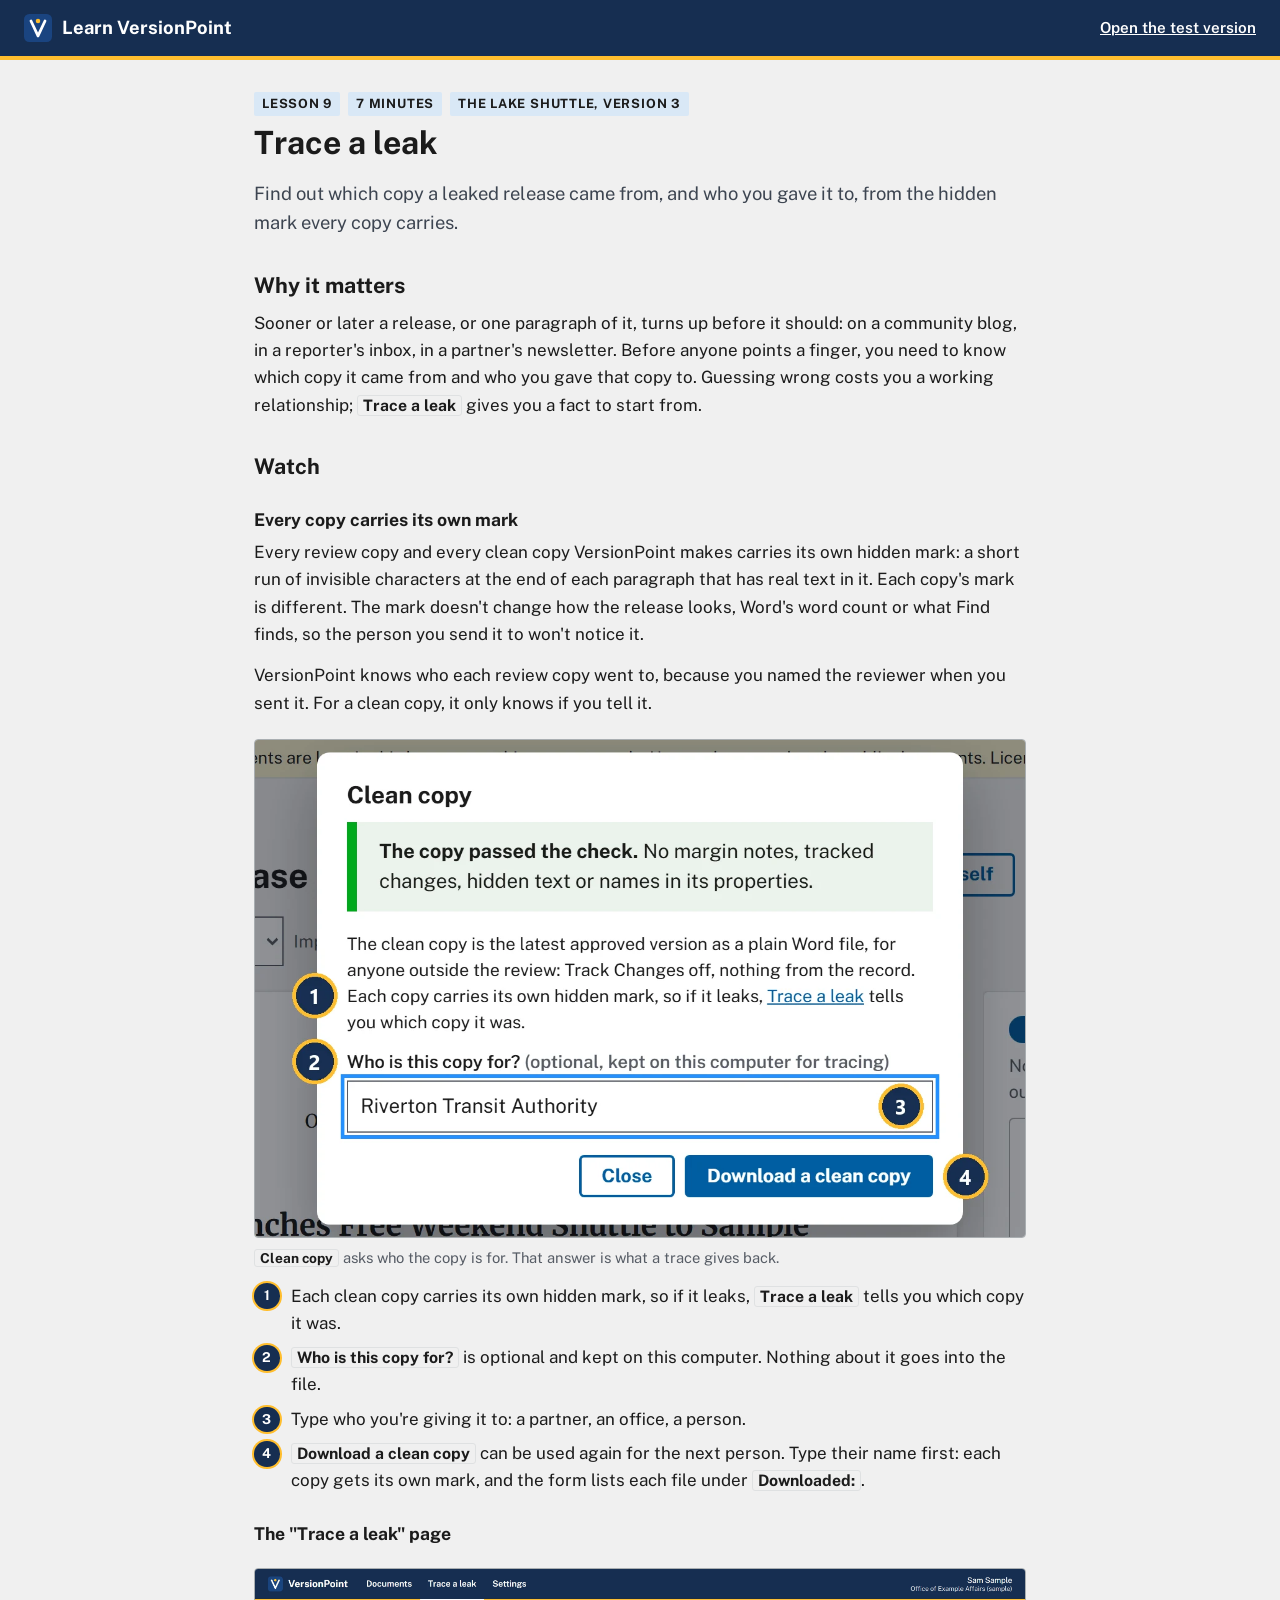
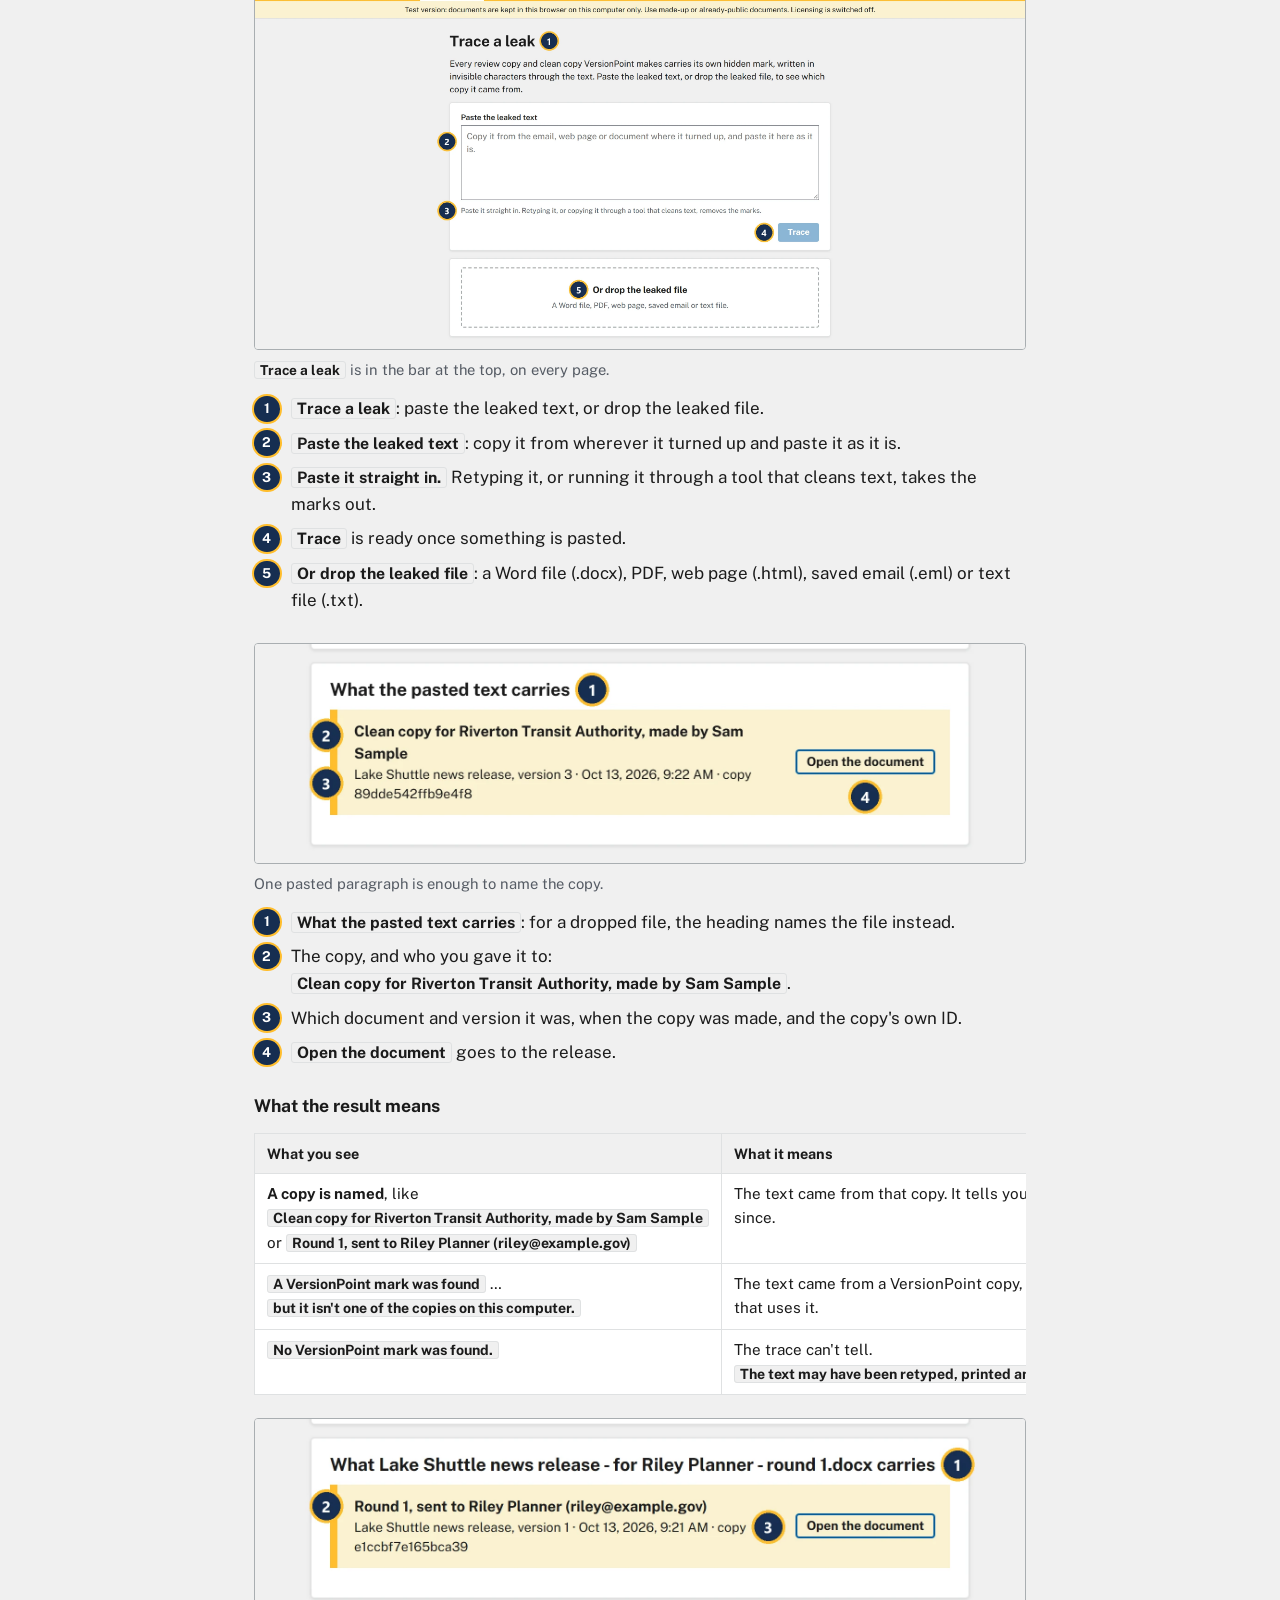
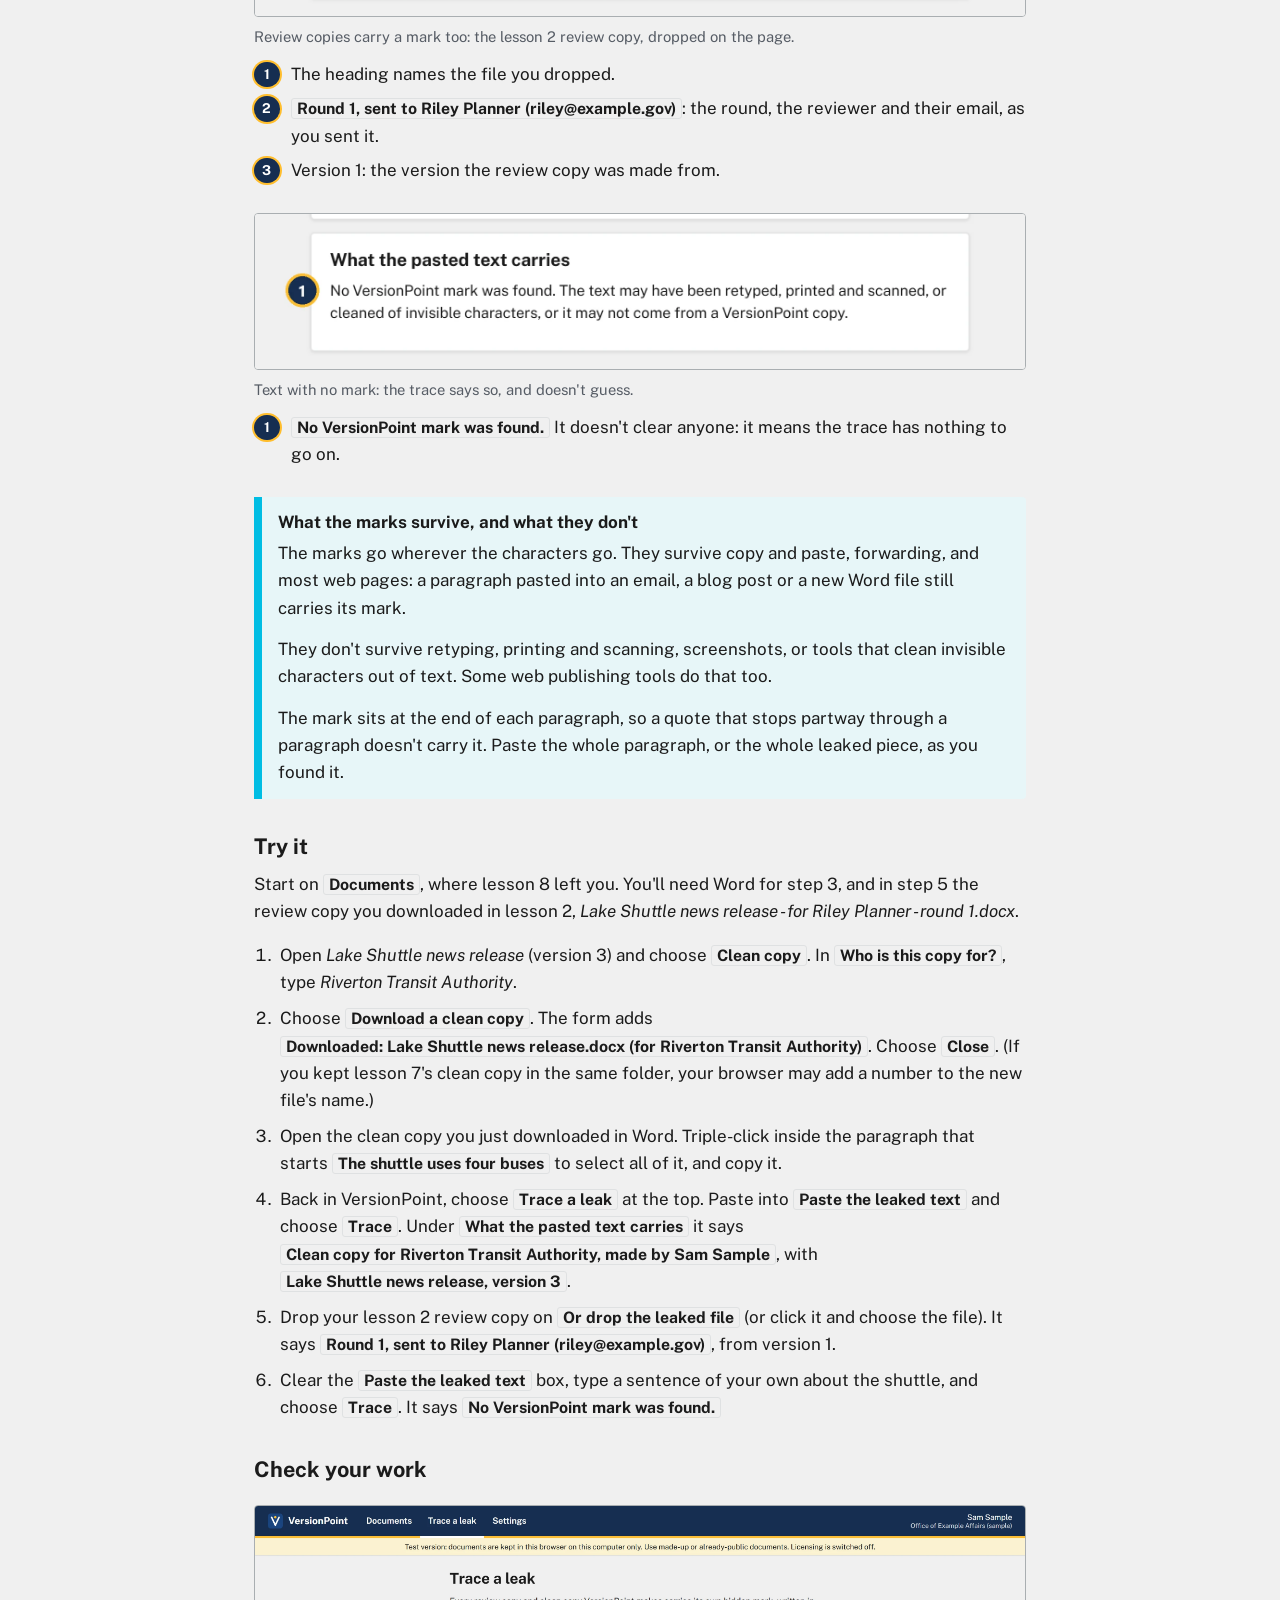
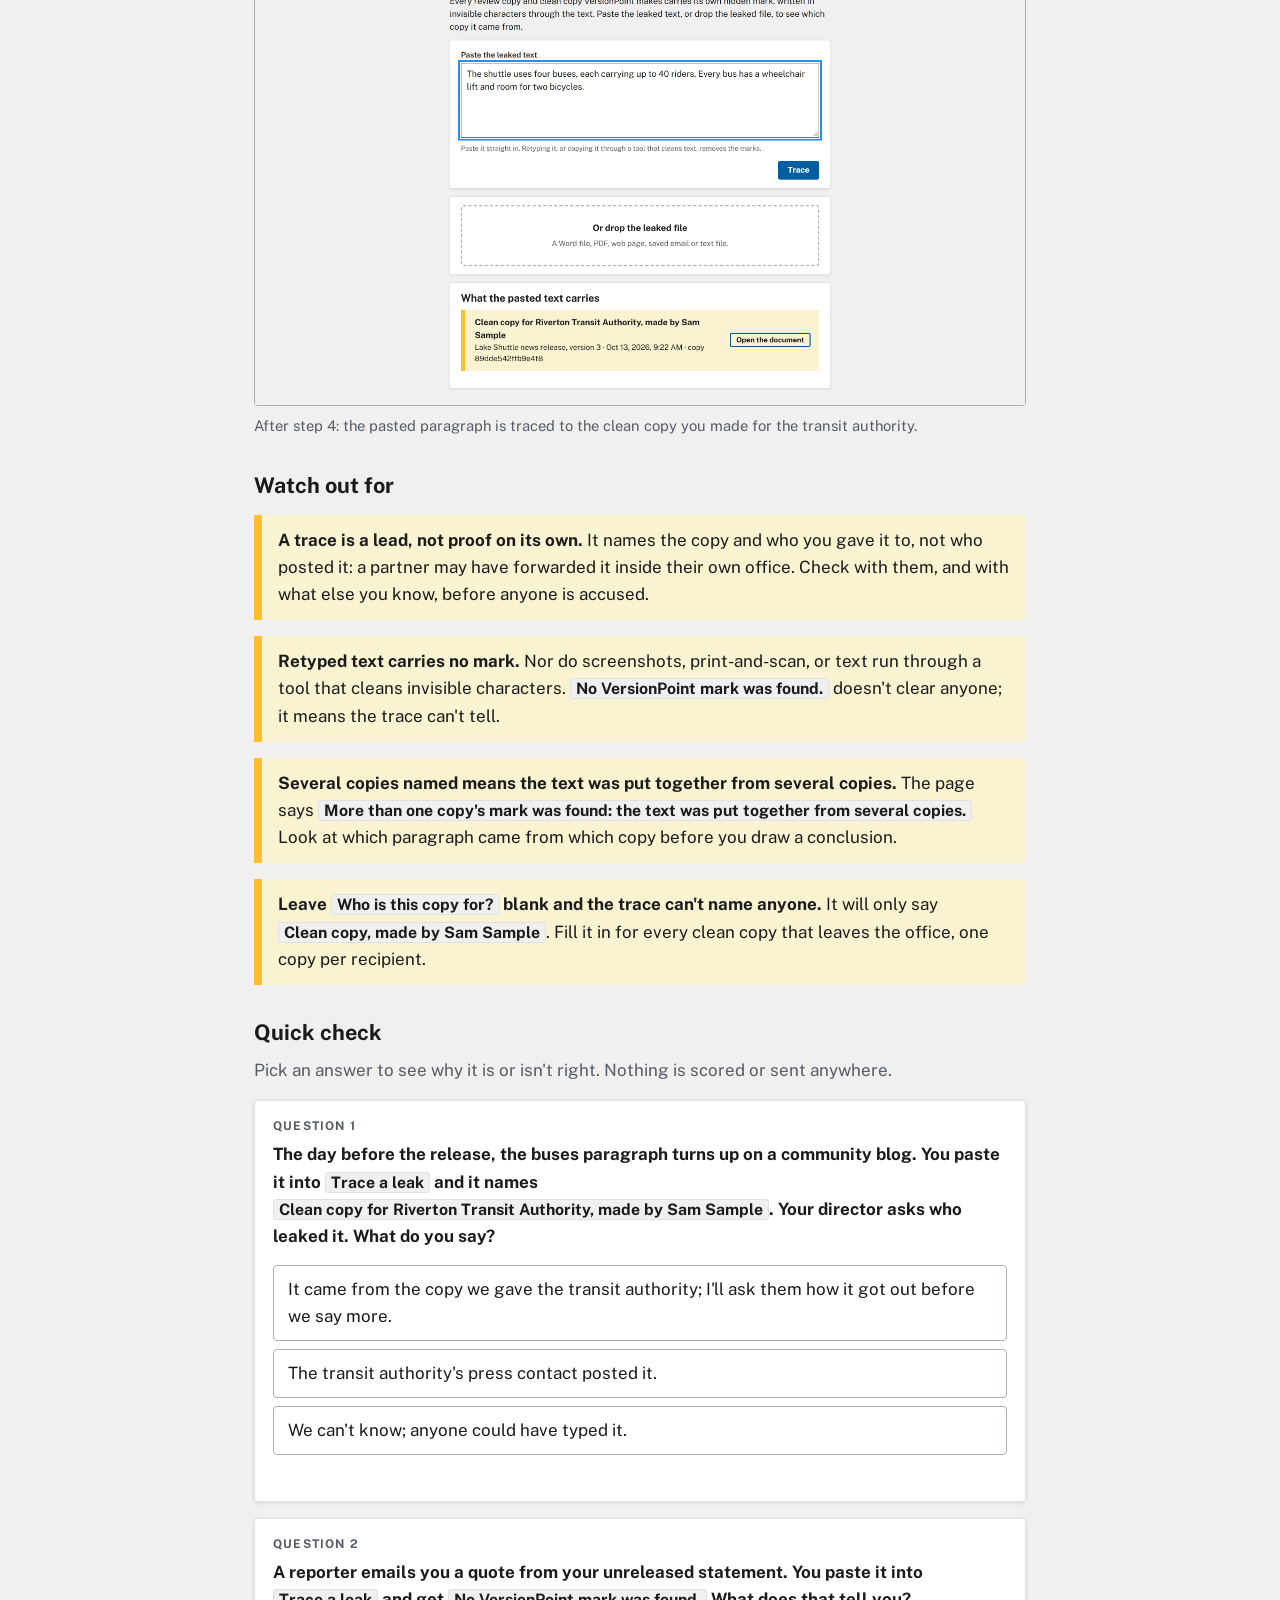
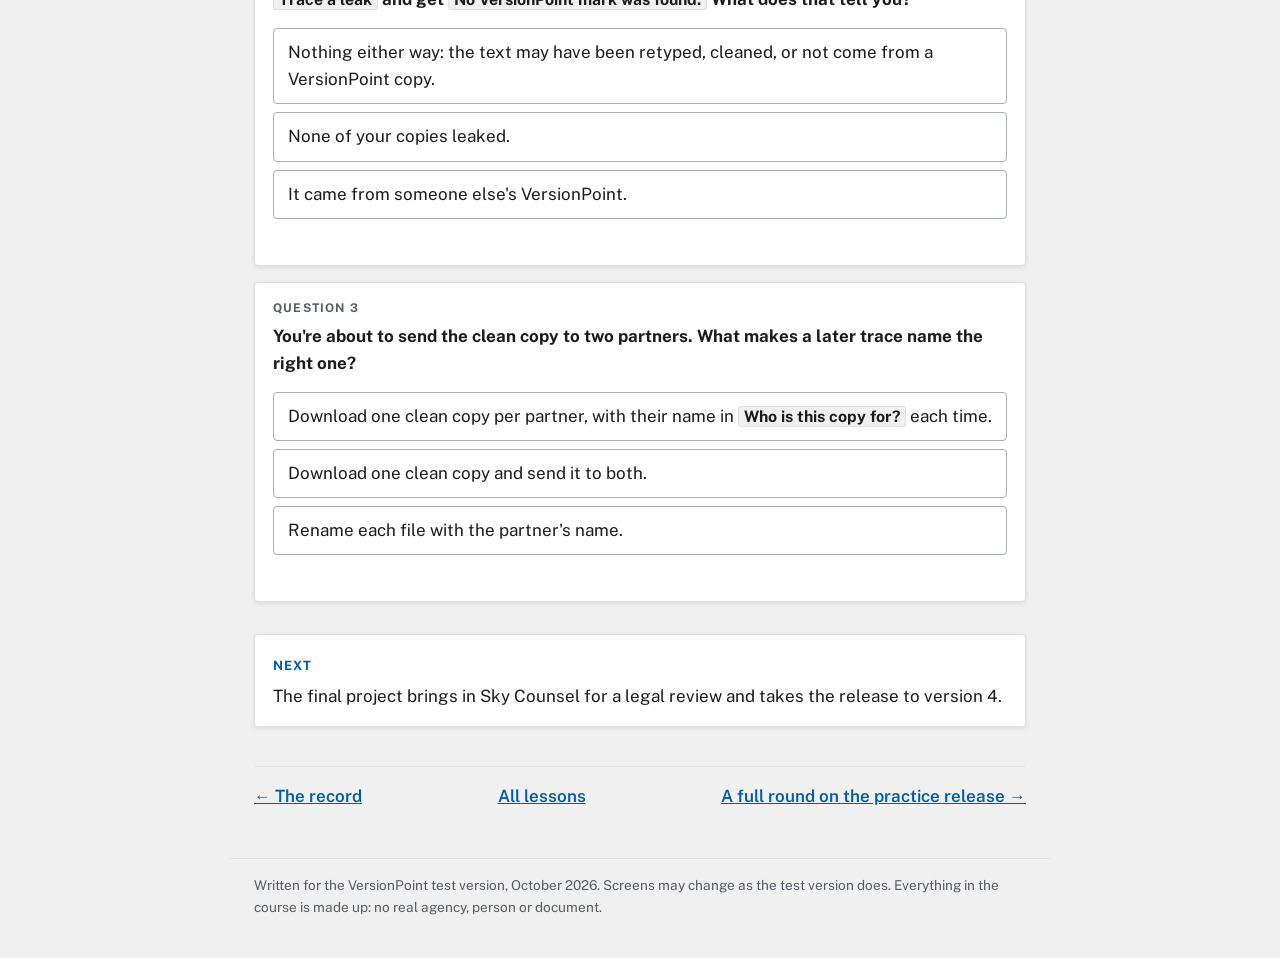
<file: course/lesson-9-trace-a-leak.html>
<!doctype html><html lang="en"><head><meta charset="utf-8"><meta name="viewport" content="width=device-width, initial-scale=1">
<title>Trace a leak · Learn VersionPoint</title><meta name="robots" content="noindex">
<link rel="icon" href="assets/favicon.svg" type="image/svg+xml">
<link rel="preconnect" href="https://fonts.googleapis.com"><link rel="preconnect" href="https://fonts.gstatic.com" crossorigin>
<link rel="stylesheet" href="https://fonts.googleapis.com/css2?family=Public+Sans:ital,wght@0,400;0,600;0,700;1,400&display=swap">
<link rel="stylesheet" href="assets/course.css"></head><body>
<a class="skip" href="#main">Skip to content</a>
<header class="topbar"><a class="brand" href="index.html"><img src="assets/favicon.svg" alt="" width="28" height="28"> Learn VersionPoint</a>
<span class="spacer"></span><a class="out" href="https://feralucce.github.io/versionpoint-test/">Open the test version</a></header>
<main id="main" class="page"><p class="slate"><span>Lesson 9</span><span>7 minutes</span><span>The Lake Shuttle, version 3</span></p><h1>Trace a leak</h1><p class="lede">Find out which copy a leaked release came from, and who you gave it to, from the hidden mark every copy carries.</p><h2>Why it matters</h2><p>Sooner or later a release, or one paragraph of it, turns up before it should: on a community blog, in a reporter&#x27;s inbox, in a partner&#x27;s newsletter. Before anyone points a finger, you need to know which copy it came from and who you gave that copy to. Guessing wrong costs you a working relationship; <span class="ui">Trace a leak</span> gives you a fact to start from.</p><h2>Watch</h2><h3>Every copy carries its own mark</h3><p>Every review copy and every clean copy VersionPoint makes carries its own hidden mark: a short run of invisible characters at the end of each paragraph that has real text in it. Each copy&#x27;s mark is different. The mark doesn&#x27;t change how the release looks, Word&#x27;s word count or what Find finds, so the person you send it to won&#x27;t notice it.</p><p>VersionPoint knows who each review copy went to, because you named the reviewer when you sent it. For a clean copy, it only knows if you tell it.</p><figure class="shot"><a href="assets/l9-clean-for-a.webp" class="zoom"><img src="assets/l9-clean-for-a.webp" alt="The Clean copy form on version 3. Callout 1 marks the line: The clean copy is the latest approved version as a plain Word file, for anyone outside the review: Track Changes off, nothing from the record. Each copy carries its own hidden mark, so if it leaks, Trace a leak tells you which copy it was. Callout 2 marks the field label: Who is this copy for? (optional, kept on this computer for tracing). Callout 3 marks the field, with Riverton Transit Authority typed in. Callout 4 marks the Download a clean copy button, beside Close." loading="lazy"></a><figcaption><span class="ui">Clean copy</span> asks who the copy is for. That answer is what a trace gives back.</figcaption><ol class="callouts"><li>Each clean copy carries its own hidden mark, so if it leaks, <span class="ui">Trace a leak</span> tells you which copy it was.</li><li><span class="ui">Who is this copy for?</span> is optional and kept on this computer. Nothing about it goes into the file.</li><li>Type who you&#x27;re giving it to: a partner, an office, a person.</li><li><span class="ui">Download a clean copy</span> can be used again for the next person. Type their name first: each copy gets its own mark, and the form lists each file under <span class="ui">Downloaded:</span>.</li></ol></figure><h3>The &quot;Trace a leak&quot; page</h3><figure class="shot"><a href="assets/l9-trace-a.webp" class="zoom"><img src="assets/l9-trace-a.webp" alt="The Trace a leak page, opened from Trace a leak in the bar at the top, between Documents and Settings. Callout 1 marks the heading Trace a leak, with the line: Every review copy and clean copy VersionPoint makes carries its own hidden mark, written in invisible characters through the text. Paste the leaked text, or drop the leaked file, to see which copy it came from. Callout 2 marks the empty Paste the leaked text box. Callout 3 marks the line under it: Paste it straight in. Retyping it, or copying it through a tool that cleans text, removes the marks. Callout 4 marks the Trace button, greyed out while the box is empty. Callout 5 marks Or drop the leaked file, with A Word file, PDF, web page, saved email or text file." loading="lazy"></a><figcaption><span class="ui">Trace a leak</span> is in the bar at the top, on every page.</figcaption><ol class="callouts"><li><span class="ui">Trace a leak</span>: paste the leaked text, or drop the leaked file.</li><li><span class="ui">Paste the leaked text</span>: copy it from wherever it turned up and paste it as it is.</li><li><span class="ui">Paste it straight in.</span> Retyping it, or running it through a tool that cleans text, takes the marks out.</li><li><span class="ui">Trace</span> is ready once something is pasted.</li><li><span class="ui">Or drop the leaked file</span>: a Word file (.docx), PDF, web page (.html), saved email (.eml) or text file (.txt).</li></ol></figure><figure class="shot"><a href="assets/l9-named-a.webp" class="zoom"><img src="assets/l9-named-a.webp" alt="The result under the Trace a leak page. Callout 1 marks the heading What the pasted text carries. Callout 2 marks the result: Clean copy for Riverton Transit Authority, made by Sam Sample. Callout 3 marks the line under it: Lake Shuttle news release, version 3, the date and time the copy was made, and copy followed by the copy&#x27;s ID. Callout 4 marks the Open the document button." loading="lazy"></a><figcaption>One pasted paragraph is enough to name the copy.</figcaption><ol class="callouts"><li><span class="ui">What the pasted text carries</span>: for a dropped file, the heading names the file instead.</li><li>The copy, and who you gave it to: <span class="ui">Clean copy for Riverton Transit Authority, made by Sam Sample</span>.</li><li>Which document and version it was, when the copy was made, and the copy&#x27;s own ID.</li><li><span class="ui">Open the document</span> goes to the release.</li></ol></figure><h3>What the result means</h3><div class="tbl"><table><thead><tr><th scope=col>What you see</th><th scope=col>What it means</th></tr></thead><tbody><tr><td><b>A copy is named</b>, like <span class="ui">Clean copy for Riverton Transit Authority, made by Sam Sample</span> or <span class="ui">Round 1, sent to Riley Planner (riley@example.gov)</span></td><td>The text came from that copy. It tells you whose hands the copy started in, not who posted it: it may have been forwarded since.</td></tr><tr><td><span class="ui">A VersionPoint mark was found</span> … <span class="ui">but it isn&#x27;t one of the copies on this computer.</span></td><td>The text came from a VersionPoint copy, but not one made here. <span class="ui">It may come from someone else&#x27;s VersionPoint</span>: another office that uses it.</td></tr><tr><td><span class="ui">No VersionPoint mark was found.</span></td><td>The trace can&#x27;t tell. <span class="ui">The text may have been retyped, printed and scanned, or cleaned of invisible characters, or it may not come from a VersionPoint copy.</span></td></tr></tbody></table></div><figure class="shot"><a href="assets/l9-review-a.webp" class="zoom"><img src="assets/l9-review-a.webp" alt="The result for a dropped file. Callout 1 marks the heading What Lake Shuttle news release - for Riley Planner - round 1.docx carries. Callout 2 marks the result: Round 1, sent to Riley Planner (riley@example.gov). Callout 3 marks the line under it: Lake Shuttle news release, version 1, the date and time, and the copy&#x27;s ID. An Open the document button is on the right." loading="lazy"></a><figcaption>Review copies carry a mark too: the lesson 2 review copy, dropped on the page.</figcaption><ol class="callouts"><li>The heading names the file you dropped.</li><li><span class="ui">Round 1, sent to Riley Planner (riley@example.gov)</span>: the round, the reviewer and their email, as you sent it.</li><li>Version 1: the version the review copy was made from.</li></ol></figure><figure class="shot"><a href="assets/l9-nomark-a.webp" class="zoom"><img src="assets/l9-nomark-a.webp" alt="The result for a typed sentence: What the pasted text carries. Callout 1 marks: No VersionPoint mark was found. The text may have been retyped, printed and scanned, or cleaned of invisible characters, or it may not come from a VersionPoint copy." loading="lazy"></a><figcaption>Text with no mark: the trace says so, and doesn&#x27;t guess.</figcaption><ol class="callouts"><li><span class="ui">No VersionPoint mark was found.</span> It doesn&#x27;t clear anyone: it means the trace has nothing to go on.</li></ol></figure><aside class="alert info"><b class="t">What the marks survive, and what they don&#x27;t</b><p>The marks go wherever the characters go. They survive copy and paste, forwarding, and most web pages: a paragraph pasted into an email, a blog post or a new Word file still carries its mark.</p><p>They don&#x27;t survive retyping, printing and scanning, screenshots, or tools that clean invisible characters out of text. Some web publishing tools do that too.</p><p>The mark sits at the end of each paragraph, so a quote that stops partway through a paragraph doesn&#x27;t carry it. Paste the whole paragraph, or the whole leaked piece, as you found it.</p></aside><h2>Try it</h2><p>Start on <span class="ui">Documents</span>, where lesson 8 left you. You&#x27;ll need Word for step 3, and in step 5 the review copy you downloaded in lesson 2, <i>Lake Shuttle news release - for Riley Planner - round 1.docx</i>.</p><ol class="steps"><li>Open <i>Lake Shuttle news release</i> (version 3) and choose <span class="ui">Clean copy</span>. In <span class="ui">Who is this copy for?</span>, type <i>Riverton Transit Authority</i>.</li><li>Choose <span class="ui">Download a clean copy</span>. The form adds <span class="ui">Downloaded: Lake Shuttle news release.docx (for Riverton Transit Authority)</span>. Choose <span class="ui">Close</span>. (If you kept lesson 7&#x27;s clean copy in the same folder, your browser may add a number to the new file&#x27;s name.)</li><li>Open the clean copy you just downloaded in Word. Triple-click inside the paragraph that starts <span class="ui">The shuttle uses four buses</span> to select all of it, and copy it.</li><li>Back in VersionPoint, choose <span class="ui">Trace a leak</span> at the top. Paste into <span class="ui">Paste the leaked text</span> and choose <span class="ui">Trace</span>. Under <span class="ui">What the pasted text carries</span> it says <span class="ui">Clean copy for Riverton Transit Authority, made by Sam Sample</span>, with <span class="ui">Lake Shuttle news release, version 3</span>.</li><li>Drop your lesson 2 review copy on <span class="ui">Or drop the leaked file</span> (or click it and choose the file). It says <span class="ui">Round 1, sent to Riley Planner (riley@example.gov)</span>, from version 1.</li><li>Clear the <span class="ui">Paste the leaked text</span> box, type a sentence of your own about the shuttle, and choose <span class="ui">Trace</span>. It says <span class="ui">No VersionPoint mark was found.</span></li></ol><h2>Check your work</h2><figure class="shot"><a href="assets/l9-check.webp" class="zoom"><img src="assets/l9-check.webp" alt="The Trace a leak page with the buses paragraph pasted in the Paste the leaked text box: The shuttle uses four buses, each carrying up to 40 riders. Every bus has a wheelchair lift and room for two bicycles. Below it, under What the pasted text carries: Clean copy for Riverton Transit Authority, made by Sam Sample, and the line Lake Shuttle news release, version 3, with the date, time and copy ID, beside an Open the document button." loading="lazy"></a><figcaption>After step 4: the pasted paragraph is traced to the clean copy you made for the transit authority.</figcaption></figure><h2>Watch out for</h2><div class="alert warning"><b>A trace is a lead, not proof on its own.</b> It names the copy and who you gave it to, not who posted it: a partner may have forwarded it inside their own office. Check with them, and with what else you know, before anyone is accused.</div><div class="alert warning"><b>Retyped text carries no mark.</b> Nor do screenshots, print-and-scan, or text run through a tool that cleans invisible characters. <span class="ui">No VersionPoint mark was found.</span> doesn&#x27;t clear anyone; it means the trace can&#x27;t tell.</div><div class="alert warning"><b>Several copies named means the text was put together from several copies.</b> The page says <span class="ui">More than one copy&#x27;s mark was found: the text was put together from several copies.</span> Look at which paragraph came from which copy before you draw a conclusion.</div><div class="alert warning"><b>Leave <span class="ui">Who is this copy for?</span> blank and the trace can&#x27;t name anyone.</b> It will only say <span class="ui">Clean copy, made by Sam Sample</span>. Fill it in for every clean copy that leaves the office, one copy per recipient.</div><h2>Quick check</h2><p class="dim">Pick an answer to see why it is or isn't right. Nothing is scored or sent anywhere.</p><div class="q card"><p class="qn">Question 1</p><p><b>The day before the release, the buses paragraph turns up on a community blog. You paste it into <span class="ui">Trace a leak</span> and it names <span class="ui">Clean copy for Riverton Transit Authority, made by Sam Sample</span>. Your director asks who leaked it. What do you say?</b></p><div class="choices" role="group" aria-label="Answers to question 1"><button type="button" class="choice" data-right="true" data-fb="The trace names the copy and who it went to. The authority may have passed it on inside their own office, so it&#x27;s a lead to follow up, not a verdict.">It came from the copy we gave the transit authority; I&#x27;ll ask them how it got out before we say more.</button><button type="button" class="choice" data-right="false" data-fb="The trace doesn&#x27;t say who posted it, only which copy the text came from. Treat it as a lead, and check before accusing anyone.">The transit authority&#x27;s press contact posted it.</button><button type="button" class="choice" data-right="false" data-fb="Typed text carries no mark. This paragraph carried the mark of one copy, so you do know where it started. Follow that up.">We can&#x27;t know; anyone could have typed it.</button></div><p class="fb" aria-live="polite"></p></div><div class="q card"><p class="qn">Question 2</p><p><b>A reporter emails you a quote from your unreleased statement. You paste it into <span class="ui">Trace a leak</span> and get <span class="ui">No VersionPoint mark was found.</span> What does that tell you?</b></p><div class="choices" role="group" aria-label="Answers to question 2"><button type="button" class="choice" data-right="true" data-fb="Marks don&#x27;t survive retyping, screenshots, print-and-scan or tools that clean invisible characters. No mark means the trace has nothing to go on.">Nothing either way: the text may have been retyped, cleaned, or not come from a VersionPoint copy.</button><button type="button" class="choice" data-right="false" data-fb="A retyped quote from one of your copies would carry no mark either. &quot;No VersionPoint mark was found.&quot; doesn&#x27;t clear anyone.">None of your copies leaked.</button><button type="button" class="choice" data-right="false" data-fb="That&#x27;s a different result: &quot;A VersionPoint mark was found&quot;, but not from a copy on this computer. Here no mark was found at all.">It came from someone else&#x27;s VersionPoint.</button></div><p class="fb" aria-live="polite"></p></div><div class="q card"><p class="qn">Question 3</p><p><b>You&#x27;re about to send the clean copy to two partners. What makes a later trace name the right one?</b></p><div class="choices" role="group" aria-label="Answers to question 3"><button type="button" class="choice" data-right="true" data-fb="Each download gets its own mark, and VersionPoint keeps who it was for on this computer. A trace then names the partner.">Download one clean copy per partner, with their name in <span class="ui">Who is this copy for?</span> each time.</button><button type="button" class="choice" data-right="false" data-fb="Both partners would hold the same mark, so a trace couldn&#x27;t tell them apart. Make one copy for each, and fill in &quot;Who is this copy for?&quot;.">Download one clean copy and send it to both.</button><button type="button" class="choice" data-right="false" data-fb="The trace reads the hidden mark, not the file name, and a pasted paragraph has no file name at all. Fill in &quot;Who is this copy for?&quot; for each copy.">Rename each file with the partner&#x27;s name.</button></div><p class="fb" aria-live="polite"></p></div><div class="next card"><b>Next</b><p>The final project brings in Sky Counsel for a legal review and takes the release to version 4.</p></div><nav class="pager" aria-label="Lessons"><a href="lesson-8-the-record.html" rel="prev">&larr; The record</a><a href="index.html">All lessons</a><a href="final-project.html" rel="next">A full round on the practice release &rarr;</a></nav></main>
<footer class="foot">Written for the VersionPoint test version, October 2026. Screens may change as the test version does. Everything in the course is made up: no real agency, person or document.</footer>
<script src="assets/course.js"></script></body></html>
</file>
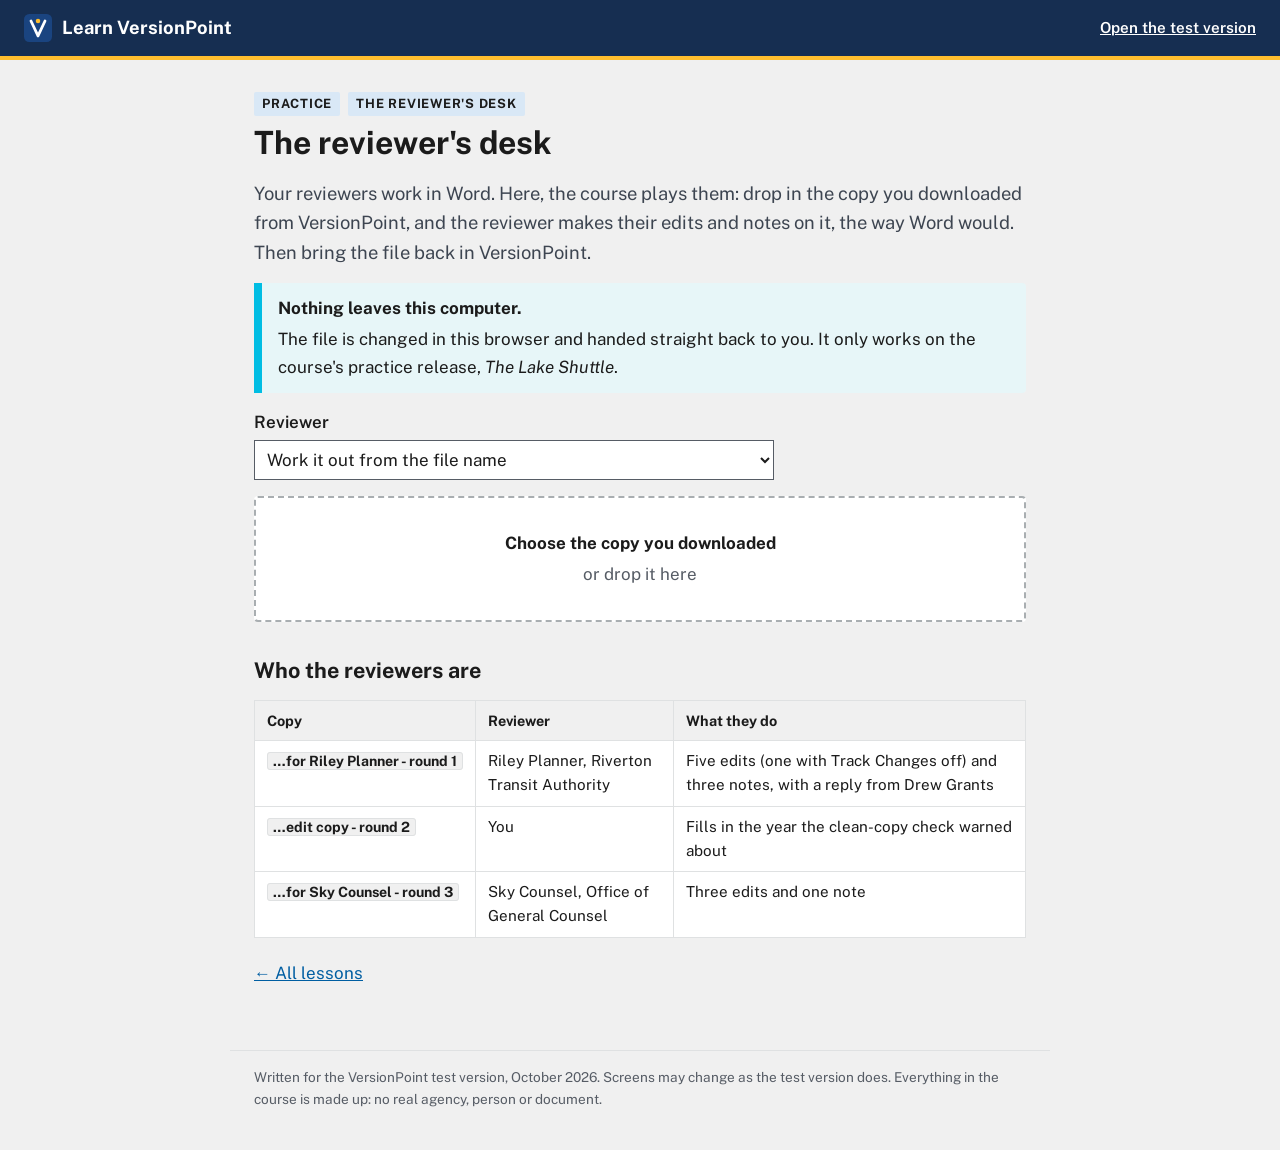
<file: course/reviewers-desk.html>
<!doctype html><html lang="en"><head><meta charset="utf-8"><meta name="viewport" content="width=device-width, initial-scale=1">
<title>The reviewer&#x27;s desk · Learn VersionPoint</title><meta name="robots" content="noindex">
<link rel="icon" href="assets/favicon.svg" type="image/svg+xml">
<link rel="preconnect" href="https://fonts.googleapis.com"><link rel="preconnect" href="https://fonts.gstatic.com" crossorigin>
<link rel="stylesheet" href="https://fonts.googleapis.com/css2?family=Public+Sans:ital,wght@0,400;0,600;0,700;1,400&display=swap">
<link rel="stylesheet" href="assets/course.css"></head><body>
<a class="skip" href="#main">Skip to content</a>
<header class="topbar"><a class="brand" href="index.html"><img src="assets/favicon.svg" alt="" width="28" height="28"> Learn VersionPoint</a>
<span class="spacer"></span><a class="out" href="https://feralucce.github.io/versionpoint-test/">Open the test version</a></header>
<main id="main" class="page"><p class="slate"><span>Practice</span><span>The reviewer's desk</span></p><h1>The reviewer's desk</h1><p class="lede">Your reviewers work in Word. Here, the course plays them: drop in the copy you downloaded from VersionPoint, and the reviewer makes their edits and notes on it, the way Word would. Then bring the file back in VersionPoint.</p><div class="alert info"><b class="t">Nothing leaves this computer.</b><p>The file is changed in this browser and handed straight back to you. It only works on the course's practice release, <i>The Lake Shuttle</i>.</p></div><label class="field"><span>Reviewer</span><select id="desk-who"><option value="auto">Work it out from the file name</option><option value="riley">Riley Planner (lesson 4)</option><option value="own">Your own edit copy (lesson 7)</option><option value="sky">Sky Counsel (final project)</option></select></label><label id="desk-drop" class="drop"><input id="desk-file" type="file" accept=".docx" class="sr-only"><b>Choose the copy you downloaded</b><span>or drop it here</span></label><div id="desk-result" class="alert" role="status" tabindex="-1" hidden></div><h2>Who the reviewers are</h2><div class="tbl"><table><thead><tr><th scope=col>Copy</th><th scope=col>Reviewer</th><th scope=col>What they do</th></tr></thead><tbody><tr><td><span class="ui">…for Riley Planner - round 1</span></td><td>Riley Planner, Riverton Transit Authority</td><td>Five edits (one with Track Changes off) and three notes, with a reply from Drew Grants</td></tr><tr><td><span class="ui">…edit copy - round 2</span></td><td>You</td><td>Fills in the year the clean-copy check warned about</td></tr><tr><td><span class="ui">…for Sky Counsel - round 3</span></td><td>Sky Counsel, Office of General Counsel</td><td>Three edits and one note</td></tr></tbody></table></div><p><a href="index.html">&larr; All lessons</a></p></main>
<footer class="foot">Written for the VersionPoint test version, October 2026. Screens may change as the test version does. Everything in the course is made up: no real agency, person or document.</footer>
<script src="assets/course.js"></script><script src="assets/desk.js"></script></body></html>
</file>
<file: assets/index-DhymI04J.css>
@font-face{font-family:Public Sans;font-style:normal;font-display:swap;font-weight:400;src:url(./public-sans-vietnamese-400-normal-TxZB8OSn.woff2)format("woff2"),url(./public-sans-vietnamese-400-normal-BO1meqcx.woff)format("woff");unicode-range:U+102-103,U+110-111,U+128-129,U+168-169,U+1A0-1A1,U+1AF-1B0,U+300-301,U+303-304,U+308-309,U+323,U+329,U+1EA0-1EF9,U+20AB}@font-face{font-family:Public Sans;font-style:normal;font-display:swap;font-weight:400;src:url(./public-sans-latin-ext-400-normal-mk90oQqJ.woff2)format("woff2"),url(./public-sans-latin-ext-400-normal-B02wwOdZ.woff)format("woff");unicode-range:U+100-2BA,U+2BD-2C5,U+2C7-2CC,U+2CE-2D7,U+2DD-2FF,U+304,U+308,U+329,U+1D00-1DBF,U+1E00-1E9F,U+1EF2-1EFF,U+2020,U+20A0-20AB,U+20AD-20C0,U+2113,U+2C60-2C7F,U+A720-A7FF}@font-face{font-family:Public Sans;font-style:normal;font-display:swap;font-weight:400;src:url(./public-sans-latin-400-normal-8Rpg0ruU.woff2)format("woff2"),url(./public-sans-latin-400-normal-SBbinRkI.woff)format("woff");unicode-range:U+??,U+131,U+152-153,U+2BB-2BC,U+2C6,U+2DA,U+2DC,U+304,U+308,U+329,U+2000-206F,U+20AC,U+2122,U+2191,U+2193,U+2212,U+2215,U+FEFF,U+FFFD}@font-face{font-family:Public Sans;font-style:normal;font-display:swap;font-weight:600;src:url(./public-sans-vietnamese-600-normal-P4BtCUdw.woff2)format("woff2"),url(./public-sans-vietnamese-600-normal-CcnAzmUX.woff)format("woff");unicode-range:U+102-103,U+110-111,U+128-129,U+168-169,U+1A0-1A1,U+1AF-1B0,U+300-301,U+303-304,U+308-309,U+323,U+329,U+1EA0-1EF9,U+20AB}@font-face{font-family:Public Sans;font-style:normal;font-display:swap;font-weight:600;src:url(./public-sans-latin-ext-600-normal-DchWdWJ_.woff2)format("woff2"),url(./public-sans-latin-ext-600-normal-DfkbVac2.woff)format("woff");unicode-range:U+100-2BA,U+2BD-2C5,U+2C7-2CC,U+2CE-2D7,U+2DD-2FF,U+304,U+308,U+329,U+1D00-1DBF,U+1E00-1E9F,U+1EF2-1EFF,U+2020,U+20A0-20AB,U+20AD-20C0,U+2113,U+2C60-2C7F,U+A720-A7FF}@font-face{font-family:Public Sans;font-style:normal;font-display:swap;font-weight:600;src:url(./public-sans-latin-600-normal-Fru-LXNs.woff2)format("woff2"),url(./public-sans-latin-600-normal-BR59oU-I.woff)format("woff");unicode-range:U+??,U+131,U+152-153,U+2BB-2BC,U+2C6,U+2DA,U+2DC,U+304,U+308,U+329,U+2000-206F,U+20AC,U+2122,U+2191,U+2193,U+2212,U+2215,U+FEFF,U+FFFD}@font-face{font-family:Public Sans;font-style:normal;font-display:swap;font-weight:700;src:url(./public-sans-vietnamese-700-normal-D97ShjGS.woff2)format("woff2"),url(./public-sans-vietnamese-700-normal-Dq5VrXjD.woff)format("woff");unicode-range:U+102-103,U+110-111,U+128-129,U+168-169,U+1A0-1A1,U+1AF-1B0,U+300-301,U+303-304,U+308-309,U+323,U+329,U+1EA0-1EF9,U+20AB}@font-face{font-family:Public Sans;font-style:normal;font-display:swap;font-weight:700;src:url(./public-sans-latin-ext-700-normal-CgolUQuG.woff2)format("woff2"),url(./public-sans-latin-ext-700-normal-jWHjnMgZ.woff)format("woff");unicode-range:U+100-2BA,U+2BD-2C5,U+2C7-2CC,U+2CE-2D7,U+2DD-2FF,U+304,U+308,U+329,U+1D00-1DBF,U+1E00-1E9F,U+1EF2-1EFF,U+2020,U+20A0-20AB,U+20AD-20C0,U+2113,U+2C60-2C7F,U+A720-A7FF}@font-face{font-family:Public Sans;font-style:normal;font-display:swap;font-weight:700;src:url(./public-sans-latin-700-normal-BqJmxWdE.woff2)format("woff2"),url(./public-sans-latin-700-normal-Dm-oTPSL.woff)format("woff");unicode-range:U+??,U+131,U+152-153,U+2BB-2BC,U+2C6,U+2DA,U+2DC,U+304,U+308,U+329,U+2000-206F,U+20AC,U+2122,U+2191,U+2193,U+2212,U+2215,U+FEFF,U+FFFD}@font-face{font-family:Merriweather;font-style:normal;font-display:swap;font-weight:400;src:url(./merriweather-cyrillic-ext-400-normal-D9NYhYTq.woff2)format("woff2"),url(./merriweather-cyrillic-ext-400-normal-Di6yW_eE.woff)format("woff");unicode-range:U+460-52F,U+1C80-1C8A,U+20B4,U+2DE0-2DFF,U+A640-A69F,U+FE2E-FE2F}@font-face{font-family:Merriweather;font-style:normal;font-display:swap;font-weight:400;src:url(./merriweather-cyrillic-400-normal-AvfsDsMQ.woff2)format("woff2"),url(./merriweather-cyrillic-400-normal-DAcQ8g-H.woff)format("woff");unicode-range:U+301,U+400-45F,U+490-491,U+4B0-4B1,U+2116}@font-face{font-family:Merriweather;font-style:normal;font-display:swap;font-weight:400;src:url(./merriweather-vietnamese-400-normal-hNacsVs_.woff2)format("woff2"),url(./merriweather-vietnamese-400-normal-Dh8WVvgZ.woff)format("woff");unicode-range:U+102-103,U+110-111,U+128-129,U+168-169,U+1A0-1A1,U+1AF-1B0,U+300-301,U+303-304,U+308-309,U+323,U+329,U+1EA0-1EF9,U+20AB}@font-face{font-family:Merriweather;font-style:normal;font-display:swap;font-weight:400;src:url(./merriweather-latin-ext-400-normal-CWVzVQq3.woff2)format("woff2"),url(./merriweather-latin-ext-400-normal-CLqijLtt.woff)format("woff");unicode-range:U+100-2BA,U+2BD-2C5,U+2C7-2CC,U+2CE-2D7,U+2DD-2FF,U+304,U+308,U+329,U+1D00-1DBF,U+1E00-1E9F,U+1EF2-1EFF,U+2020,U+20A0-20AB,U+20AD-20C0,U+2113,U+2C60-2C7F,U+A720-A7FF}@font-face{font-family:Merriweather;font-style:normal;font-display:swap;font-weight:400;src:url(./merriweather-latin-400-normal-G4kZaoXi.woff2)format("woff2"),url(./merriweather-latin-400-normal-CvqO63Ah.woff)format("woff");unicode-range:U+??,U+131,U+152-153,U+2BB-2BC,U+2C6,U+2DA,U+2DC,U+304,U+308,U+329,U+2000-206F,U+20AC,U+2122,U+2191,U+2193,U+2212,U+2215,U+FEFF,U+FFFD}@font-face{font-family:Merriweather;font-style:normal;font-display:swap;font-weight:700;src:url(./merriweather-cyrillic-ext-700-normal-Bk1p9YoV.woff2)format("woff2"),url(./merriweather-cyrillic-ext-700-normal-DoooT6Vg.woff)format("woff");unicode-range:U+460-52F,U+1C80-1C8A,U+20B4,U+2DE0-2DFF,U+A640-A69F,U+FE2E-FE2F}@font-face{font-family:Merriweather;font-style:normal;font-display:swap;font-weight:700;src:url(./merriweather-cyrillic-700-normal-wbY04GlL.woff2)format("woff2"),url(./merriweather-cyrillic-700-normal-CHCcU-4a.woff)format("woff");unicode-range:U+301,U+400-45F,U+490-491,U+4B0-4B1,U+2116}@font-face{font-family:Merriweather;font-style:normal;font-display:swap;font-weight:700;src:url(./merriweather-vietnamese-700-normal-Bp6kWjW5.woff2)format("woff2"),url(./merriweather-vietnamese-700-normal-C7_HxHBa.woff)format("woff");unicode-range:U+102-103,U+110-111,U+128-129,U+168-169,U+1A0-1A1,U+1AF-1B0,U+300-301,U+303-304,U+308-309,U+323,U+329,U+1EA0-1EF9,U+20AB}@font-face{font-family:Merriweather;font-style:normal;font-display:swap;font-weight:700;src:url(./merriweather-latin-ext-700-normal-jHnxg2Kc.woff2)format("woff2"),url(./merriweather-latin-ext-700-normal-CaBzXGOk.woff)format("woff");unicode-range:U+100-2BA,U+2BD-2C5,U+2C7-2CC,U+2CE-2D7,U+2DD-2FF,U+304,U+308,U+329,U+1D00-1DBF,U+1E00-1E9F,U+1EF2-1EFF,U+2020,U+20A0-20AB,U+20AD-20C0,U+2113,U+2C60-2C7F,U+A720-A7FF}@font-face{font-family:Merriweather;font-style:normal;font-display:swap;font-weight:700;src:url(./merriweather-latin-700-normal-DoUP8Ce-.woff2)format("woff2"),url(./merriweather-latin-700-normal-D4-nzrAh.woff)format("woff");unicode-range:U+??,U+131,U+152-153,U+2BB-2BC,U+2C6,U+2DA,U+2DC,U+304,U+308,U+329,U+2000-206F,U+20AC,U+2122,U+2191,U+2193,U+2212,U+2215,U+FEFF,U+FFFD}:root{--bg:#f0f0f0;--surface:#fff;--surface-2:#f0f0f0;--paper:#fff;--ink:#1b1b1b;--ink-2:#3d4551;--ink-3:#565c65;--line:#a9aeb1;--line-2:#dfe1e2;--primary:#005ea2;--primary-dark:#1a4480;--primary-darker:#162e51;--primary-ink:#fff;--primary-soft:#d9e8f6;--accent:#ffbe2e;--ok:#00a91c;--ok-text:#008817;--ok-soft:#ecf3ec;--warn:#ffbe2e;--warn-text:#936f38;--warn-soft:#faf3d1;--bad:#d54309;--bad-text:#b50909;--bad-soft:#f4e3db;--info:#00bde3;--info-soft:#e7f6f8;--ins:#00702b;--ins-bg:#e3f5e1;--del:#b50909;--del-bg:#f8dfe2;--note:#fef0c8;--note-strong:#e5a000;--focus:#2491ff;--shadow:0 1px 4px #0000001a;--radius:4px;--font:"Public Sans", "Source Sans Pro", "Helvetica Neue", Helvetica, Roboto, Arial, sans-serif;--serif:Merriweather, Georgia, Cambria, "Times New Roman", serif;--lightningcss-light:initial;--lightningcss-dark: ;color-scheme:light}@media (prefers-color-scheme:dark){:root{--bg:#111418;--surface:#1b1f24;--surface-2:#23282e;--paper:#1f2329;--ink:#f0f0f0;--ink-2:#dfe1e2;--ink-3:#a9aeb1;--line:#565c65;--line-2:#3d4551;--primary:#73b3e7;--primary-dark:#4f97d1;--primary-darker:#162e51;--primary-ink:#0b1a2c;--primary-soft:#1e3352;--accent:#ffbe2e;--ok:#70e17b;--ok-text:#70e17b;--ok-soft:#1a3320;--warn:#ffbe2e;--warn-text:#ffd27a;--warn-soft:#3a2f12;--bad:#f39268;--bad-text:#ff8f80;--bad-soft:#3d1f17;--info:#00bde3;--info-soft:#10313a;--ins:#7fe08f;--ins-bg:#183623;--del:#ff9b94;--del-bg:#3d1d1f;--note:#4a3d0c;--note-strong:#c89b2a;--shadow:0 1px 3px #00000080;--lightningcss-light: ;--lightningcss-dark:initial;color-scheme:dark}}*{box-sizing:border-box}html,body{margin:0;padding:0}body{background:var(--bg);color:var(--ink);font:16px/1.5 var(--font);-webkit-font-smoothing:antialiased}a:visited{color:#54278f}@media (prefers-color-scheme:dark){a:visited{color:#b8a2e3}}.btn:visited,.topbar a:visited,.brand:visited,.doc-title:visited,.round-card:visited{color:inherit}a{color:var(--primary)}button,input,select,textarea{font:inherit;color:inherit}:focus-visible{outline:3px solid var(--focus);outline-offset:2px}h1,h2,h3{margin:0 0 .5em;line-height:1.25}h1{font-size:1.75rem;font-weight:700}h2{font-size:1.2rem}h3{font-size:1rem}p{margin:0 0 .75em}.sr-only{clip:rect(0 0 0 0);white-space:nowrap;width:1px;height:1px;position:absolute;overflow:hidden}.skip{background:var(--surface);z-index:100;padding:8px 12px;position:absolute;top:0;left:-999px}.skip:focus{top:8px;left:8px}.topbar{background:var(--primary-darker);color:#fff;border-bottom:4px solid var(--accent);align-items:center;gap:20px;height:60px;padding:0 24px;display:flex}.brand{color:inherit;align-items:center;gap:10px;font-size:1.15rem;font-weight:700;text-decoration:none;display:flex}.brand img{width:28px;height:28px}.topbar nav{align-self:stretch;gap:2px;display:flex}.topbar nav a{color:inherit;border-bottom:4px solid #0000;align-items:center;margin-bottom:-4px;padding:0 14px;font-weight:600;text-decoration:none;display:flex}.topbar nav a:hover{background:#ffffff14}.topbar nav a[aria-current=page]{border-bottom-color:#fff}.topbar .spacer{flex:1}.topbar .who{text-align:right;font-size:.9rem;line-height:1.25}.topbar .who small{opacity:.8;display:block}.topbar button{color:#fff;cursor:pointer;background:0 0;border:0;border-radius:4px;padding:6px 14px;font-weight:700;box-shadow:inset 0 0 0 2px #fff}.topbar button:hover{background:#ffffff1a}.betabar{background:var(--warn-soft);color:var(--ink);text-align:center;border-bottom:1px solid var(--line-2);padding:6px 12px;font-size:.85rem}.page{max-width:1280px;margin:0 auto;padding:24px}.page.narrow{max-width:760px}.page-head{flex-wrap:wrap;align-items:flex-start;gap:16px;margin-bottom:20px;display:flex}.page-head .grow{flex:1;min-width:240px}.muted{color:var(--ink-3)}.small{font-size:.875rem}.row{flex-wrap:wrap;align-items:center;gap:8px;display:flex}.btn{box-shadow:inset 0 0 0 2px var(--primary);color:var(--primary);cursor:pointer;white-space:nowrap;background:0 0;border:0;border-radius:4px;justify-content:center;align-items:center;gap:6px;padding:9px 18px;font-size:.95rem;font-weight:700;line-height:1.1;text-decoration:none;display:inline-flex}.btn:hover:not(:disabled){box-shadow:inset 0 0 0 2px var(--primary-dark);color:var(--primary-dark);background:var(--surface)}.btn:active:not(:disabled){box-shadow:inset 0 0 0 2px var(--primary-darker);color:var(--primary-darker)}.btn:disabled{opacity:.45;cursor:not-allowed}.btn.primary{background:var(--primary);color:var(--primary-ink);box-shadow:none}.btn.primary:hover:not(:disabled){background:var(--primary-dark);color:var(--primary-ink);box-shadow:none}.btn.primary:active:not(:disabled){background:var(--primary-darker)}.btn.danger{color:var(--bad-text);box-shadow:inset 0 0 0 2px var(--bad-text)}.btn.quiet{box-shadow:none;color:var(--primary);background:0 0;padding-left:4px;padding-right:4px;font-weight:600;text-decoration:underline}.btn.quiet:hover:not(:disabled){box-shadow:none;color:var(--primary-dark);background:0 0}.btn.small{padding:6px 12px;font-size:.85rem}.btn.accept[aria-pressed=true]{background:var(--ok-text);color:#fff;box-shadow:none}.btn.reject[aria-pressed=true]{background:var(--bad-text);color:#fff;box-shadow:none}@media (prefers-color-scheme:dark){.btn.accept[aria-pressed=true],.btn.reject[aria-pressed=true]{color:#111}}.card{background:var(--surface);border:1px solid var(--line-2);border-radius:var(--radius);box-shadow:var(--shadow);padding:16px 20px}.card+.card{margin-top:14px}.badge{text-transform:uppercase;letter-spacing:.03em;background:var(--line-2);color:var(--ink);white-space:nowrap;border-radius:2px;padding:2px 7px;font-size:.72rem;font-weight:700;display:inline-block}.badge.ok{background:var(--ok-soft);color:var(--ok-text)}.badge.warn{background:var(--warn-soft);color:var(--warn-text)}.badge.bad{background:var(--bad-soft);color:var(--bad-text)}.badge.info{background:var(--primary-soft);color:var(--primary-dark)}@media (prefers-color-scheme:dark){.badge.info{color:var(--primary)}}.banner{border-left:8px solid var(--line);background:var(--surface-2);border-radius:0;flex-wrap:wrap;align-items:center;gap:12px;margin-bottom:16px;padding:12px 16px 12px 18px;display:flex}.banner .grow{flex:1;min-width:220px}.banner.info{background:var(--info-soft);border-left-color:var(--info)}.banner.warn{background:var(--warn-soft);border-left-color:var(--warn)}.banner.bad{background:var(--bad-soft);border-left-color:var(--bad)}.banner.ok{background:var(--ok-soft);border-left-color:var(--ok)}.banner ul{margin:4px 0 0;padding-left:18px}.error{color:var(--bad-text);font-weight:600}.field{margin-bottom:14px;display:block}.field>span{margin-bottom:4px;font-size:.9rem;font-weight:600;display:block}.field small{color:var(--ink-3);margin-top:3px;font-size:.8rem;display:block}input[type=text],input[type=email],input[type=password],select,textarea{border:1px solid var(--ink-3);background:var(--surface);border-radius:0;width:100%;min-height:40px;padding:8px 10px}textarea{resize:vertical;min-height:72px}.drop{border:2px dashed var(--line);border-radius:var(--radius);text-align:center;background:var(--surface);cursor:pointer;padding:28px}.drop.over{border-color:var(--primary);background:var(--primary-soft)}.drop strong{margin-bottom:4px;font-size:1.05rem;display:block}table.list{border-collapse:collapse;background:var(--surface);border:1px solid var(--line);border-radius:var(--radius);width:100%;overflow:hidden}table.list th,table.list td{text-align:left;border-bottom:1px solid var(--line-2);vertical-align:middle;padding:10px 14px}table.list th{text-transform:uppercase;letter-spacing:.04em;color:var(--ink-3);background:var(--surface-2);font-size:.78rem}table.list tr:last-child td{border-bottom:0}table.list tr.click{cursor:pointer}table.list tr.click:hover td{background:var(--primary-soft)}.doc-title{color:var(--ink);font-weight:600;text-decoration:none}.signin{max-width:400px;margin:10vh auto}.signin .brand{color:var(--primary);justify-content:center;margin-bottom:18px;font-size:1.5rem}.doc-layout{grid-template-columns:minmax(0,1fr) 340px;align-items:start;gap:20px;display:grid}@media (max-width:1000px){.doc-layout{grid-template-columns:1fr}}.side{max-height:calc(100vh - 32px);position:sticky;top:16px;overflow:auto}.paper{background:var(--paper);border:1px solid var(--line-2);box-shadow:var(--shadow);font-family:var(--serif);border-radius:2px;padding:48px 56px;font-size:15px;line-height:1.75}@media (max-width:700px){.paper{padding:24px 20px}}.paper .vp-p{white-space:pre-wrap;overflow-wrap:anywhere;border-radius:4px;margin:0 -6px .7em;padding:2px 6px}.paper .vp-p.empty{min-height:1em}.paper .clickable .vp-p{cursor:pointer}.paper .clickable .vp-p:hover{background:var(--surface-2)}.paper .vp-p.picked{background:var(--primary-soft);box-shadow:inset 3px 0 0 var(--primary)}.paper .s-title{font-size:1.6em;font-weight:700;line-height:1.25}.paper .s-h1{font-size:1.35em;font-weight:700}.paper .s-h2{font-size:1.15em;font-weight:700}.paper .s-h3{font-weight:700}.paper .s-quote{border-left:3px solid var(--line);padding-left:16px;font-style:italic}.paper .s-list{padding-left:22px;position:relative}.paper .s-list:before{content:"•";position:absolute;left:8px}.paper .a-center{text-align:center}.paper .a-right{text-align:right}.paper .a-justify{text-align:justify}.paper table.vp-table{border-collapse:collapse;width:100%;margin:0 0 .8em;font-size:.95em}.paper table.vp-table td{border:1px solid var(--line);vertical-align:top;padding:4px 8px}.paper table.vp-table .vp-p{margin:0}mark.note{background:var(--note);color:inherit;border-bottom:2px solid var(--note-strong);cursor:pointer;border-radius:2px;padding:0 1px}mark.note.on{background:var(--note-strong)}mark.note.loose{border-bottom:2px dashed var(--note-strong);background:0 0}mark.note.loose.on{background:var(--note)}.ins{color:var(--ins);background:var(--ins-bg);text-underline-offset:2px;text-decoration:underline;text-decoration-thickness:1px}.del{color:var(--del);background:var(--del-bg);text-decoration:line-through}.chg{cursor:pointer;border-radius:2px}.chg.on{outline:2px solid var(--primary);outline-offset:1px}.chg.decided-accept.del,.chg.decided-reject.ins{opacity:.45}.revnum{font:700 10px/1 var(--font);vertical-align:super;color:var(--primary);margin-left:1px}.pmark{color:var(--ins);font-family:var(--font);font-size:.8em}.pmark.del{color:var(--del)}.note-card{border:1px solid var(--line);border-radius:var(--radius);background:var(--surface);margin-bottom:10px;padding:10px 12px;font-size:.9rem}.note-card.on{border-color:var(--note-strong);box-shadow:0 0 0 2px var(--note-strong)}.note-card .meta{color:var(--ink-3);justify-content:space-between;gap:8px;margin-bottom:4px;font-size:.78rem;display:flex}.note-card .quote{font-family:var(--serif);color:var(--ink-2);border-left:3px solid var(--note-strong);margin:4px 0 6px;padding-left:8px;font-size:.85rem}.note-card .reply{border-top:1px solid var(--line-2);margin-top:8px;padding-top:8px}.note-card.resolved{opacity:.65}.toggle{cursor:pointer;-webkit-user-select:none;user-select:none;align-items:center;gap:8px;font-size:.9rem;font-weight:600;display:inline-flex}.switch{background:var(--line);cursor:pointer;border:0;border-radius:999px;flex:none;width:38px;height:22px;padding:0;transition:background .15s;position:relative}.switch:after{content:"";background:#fff;border-radius:50%;width:18px;height:18px;transition:left .15s;position:absolute;top:2px;left:2px;box-shadow:0 1px 2px #0000004d}.switch[aria-checked=true]{background:var(--primary)}.switch[aria-checked=true]:after{left:18px}.round-card{border:1px solid var(--line);border-radius:var(--radius);background:var(--surface);color:inherit;margin-bottom:8px;padding:10px 12px;text-decoration:none;display:block}a.round-card:hover{border-color:var(--primary)}.round-card .t{font-weight:600}.timeline-h{justify-content:space-between;align-items:center;margin:16px 0 8px;display:flex}.rev-layout{grid-template-columns:minmax(0,1fr) 440px;align-items:start;gap:20px;display:grid}@media (max-width:1100px){.rev-layout{grid-template-columns:1fr}}@media (min-width:1101px){.narrow-only{display:none}}.rev-list{max-height:calc(100vh - 220px);padding-right:4px;overflow:auto}.rev-card{border:1px solid var(--line);border-radius:var(--radius);background:var(--surface);margin-bottom:10px;padding:12px 14px}.rev-card.on{border-color:var(--primary);box-shadow:0 0 0 2px color-mix(in srgb, var(--primary) 45%, transparent)}.rev-card.done{background:var(--surface-2)}.rev-card .head{flex-wrap:wrap;align-items:center;gap:8px;margin-bottom:6px;display:flex}.rev-card .num{color:var(--primary);min-width:2ch;font-weight:800}.rev-card .what{font-family:var(--serif);overflow-wrap:anywhere;margin:4px 0 8px;font-size:.95rem}.rev-card .ctx{color:var(--ink-3)}.rev-card .by{color:var(--ink-3);font-size:.8rem}.rev-card .actions{flex-wrap:wrap;align-items:center;gap:6px;display:flex}.rev-card .reason{margin-top:8px}.rev-card .reason input{padding:5px 8px;font-size:.85rem}.filters{flex-wrap:wrap;gap:4px;margin-bottom:10px;display:flex}.filters button{border:1px solid var(--line);background:var(--surface);cursor:pointer;border-radius:999px;padding:3px 12px;font-size:.82rem}.filters button[aria-pressed=true]{background:var(--primary);color:var(--primary-ink);border-color:var(--primary)}.progress{background:var(--line-2);border-radius:999px;height:8px;margin:6px 0 2px;overflow:hidden}.progress>div{background:var(--ok);height:100%}.tabs{border-bottom:1px solid var(--line);gap:2px;margin-bottom:12px;display:flex}.tabs button{cursor:pointer;color:var(--ink-3);background:0 0;border:0;border-bottom:3px solid #0000;margin-bottom:-1px;padding:8px 14px;font-weight:600}.tabs button[aria-selected=true]{color:var(--primary);border-bottom-color:var(--primary)}.overlay{z-index:50;background:#0a0f1973;justify-content:center;align-items:flex-start;padding:8vh 16px;display:flex;position:fixed;inset:0;overflow:auto}.dialog{background:var(--surface);border-radius:10px;width:100%;max-width:520px;padding:22px 24px;box-shadow:0 20px 50px #0000004d}.dialog.wide{max-width:760px}.dialog .foot{justify-content:flex-end;gap:8px;margin-top:18px;display:flex}.drawer{background:var(--surface);z-index:40;border-left:1px solid var(--line);width:min(520px,100%);padding:20px 22px;position:fixed;top:0;bottom:0;right:0;overflow:auto;box-shadow:-10px 0 40px #0003}.drawer .close{float:right}.hist{border-left:3px solid var(--line);margin-left:6px;padding:0 0 14px 14px;position:relative}.hist:before{content:"";background:var(--primary);border-radius:50%;width:11px;height:11px;position:absolute;top:4px;left:-7px}.hist .text{font-family:var(--serif);background:var(--surface-2);border-radius:6px;margin:6px 0;padding:8px 10px;font-size:.92rem}.record h1{font-size:1.5rem}.record section{margin-bottom:24px}.record table{border-collapse:collapse;width:100%;font-size:.88rem}.record th,.record td{text-align:left;border-bottom:1px solid var(--line-2);vertical-align:top;padding:6px 8px}.record th{color:var(--ink-3);text-transform:uppercase;font-size:.75rem}.check-list li{margin-bottom:4px}@media print{.topbar,.betabar,.noprint{display:none!important}body{color:#000;background:#fff}.page{max-width:none;padding:0}.card{box-shadow:none;border:0;padding:0}.record section{break-inside:avoid-page}}.viewas{align-items:center;gap:8px;font-size:.85rem;display:flex}.viewas span{opacity:.85}.viewas select{color:#1b1b1b;background:#fff;border:0;width:auto;min-height:34px;padding:4px 8px}.notices{position:relative}.bell{color:#fff;cursor:pointer;background:0 0;border:0;border-radius:4px;align-items:center;gap:6px;padding:6px 12px;font-weight:700;display:inline-flex;box-shadow:inset 0 0 0 2px #fff9}.bell .count{background:var(--accent);color:#1b1b1b;border-radius:999px;padding:0 7px;font-size:.78rem}.notice-panel{background:var(--surface);width:360px;max-height:70vh;color:var(--ink);border:1px solid var(--line-2);z-index:60;border-radius:4px;padding:12px;position:absolute;top:calc(100% + 8px);right:0;overflow:auto;box-shadow:0 10px 30px #00000040}.notice{color:inherit;border-left:4px solid #0000;border-bottom:1px solid var(--line-2);padding:8px 10px;text-decoration:none;display:block}.notice:hover{background:var(--surface-2)}.notice.unread{border-left-color:var(--primary);background:var(--primary-soft)}.notice:visited{color:inherit}.team strong{font-size:1rem}fieldset.checks{border:0;margin:0 0 8px;padding:0}.check{border-bottom:1px solid var(--line-2);align-items:center;gap:8px;padding:6px 0;display:flex}.setup-brand{color:var(--primary);margin:24px 0 8px;font-size:1.6rem}.lead{color:var(--ink-2);font-size:1.1rem}
</file>
<file: course/assets/course.css>
:root {
  --bg: #f0f0f0; /* base-lightest */
  --surface: #ffffff;
  --surface-2: #f0f0f0;
  --paper: #ffffff;
  --ink: #1b1b1b; /* ink */
  --ink-2: #3d4551; /* base-darker */
  --ink-3: #565c65; /* base-dark */
  --line: #a9aeb1; /* base-light */
  --line-2: #dfe1e2; /* base-lighter */
  --primary: #005ea2; /* primary */
  --primary-dark: #1a4480; /* primary-dark */
  --primary-darker: #162e51; /* primary-darker */
  --primary-ink: #ffffff;
  --primary-soft: #d9e8f6; /* primary-lighter */
  --accent: #ffbe2e; /* gold */
  --ok: #00a91c; /* success */
  --ok-text: #008817; /* success-dark */
  --ok-soft: #ecf3ec; /* success-lighter */
  --warn: #ffbe2e; /* warning */
  --warn-text: #936f38; /* warning-darker */
  --warn-soft: #faf3d1; /* warning-lighter */
  --bad: #d54309; /* error */
  --bad-text: #b50909; /* error-dark */
  --bad-soft: #f4e3db; /* error-lighter */
  --info: #00bde3; /* info */
  --info-soft: #e7f6f8; /* info-lighter */
  --ins: #00702b; /* green-cool-60v-ish, readable on its tint */
  --ins-bg: #e3f5e1;
  --del: #b50909;
  --del-bg: #f8dfe2;
  --note: #fef0c8; /* yellow-5 */
  --note-strong: #e5a000; /* gold-30v */
  --focus: #2491ff; /* USWDS focus */
  --shadow: 0 1px 4px rgba(0, 0, 0, 0.1);
  --radius: 4px;
  --font: 'Public Sans', 'Source Sans Pro', 'Helvetica Neue', Helvetica, Roboto, Arial, sans-serif;
  --serif: Merriweather, Georgia, Cambria, 'Times New Roman', serif;
  color-scheme: light;
}

@media (prefers-color-scheme: dark) {
  :root {
    --bg: #111418;
    --surface: #1b1f24;
    --surface-2: #23282e;
    --paper: #1f2329;
    --ink: #f0f0f0;
    --ink-2: #dfe1e2;
    --ink-3: #a9aeb1;
    --line: #565c65;
    --line-2: #3d4551;
    --primary: #73b3e7; /* primary-light */
    --primary-dark: #4f97d1;
    --primary-darker: #162e51;
    --primary-ink: #0b1a2c;
    --primary-soft: #1e3352;
    --accent: #ffbe2e;
    --ok: #70e17b;
    --ok-text: #70e17b;
    --ok-soft: #1a3320;
    --warn: #ffbe2e;
    --warn-text: #ffd27a;
    --warn-soft: #3a2f12;
    --bad: #f39268;
    --bad-text: #ff8f80;
    --bad-soft: #3d1f17;
    --info: #00bde3;
    --info-soft: #10313a;
    --ins: #7fe08f;
    --ins-bg: #183623;
    --del: #ff9b94;
    --del-bg: #3d1d1f;
    --note: #4a3d0c;
    --note-strong: #c89b2a;
    --shadow: 0 1px 3px rgba(0, 0, 0, 0.5);
    color-scheme: dark;
  }
}

* { box-sizing: border-box; }
html, body { margin: 0; padding: 0; }
body { background: var(--bg); color: var(--ink); font: 17px/1.6 var(--font); -webkit-font-smoothing: antialiased; }
a { color: var(--primary); } a:visited { color: #54278f; }
@media (prefers-color-scheme: dark) { a:visited { color: #b8a2e3; } }
:focus-visible { outline: 3px solid var(--focus); outline-offset: 2px; }
h1, h2, h3 { line-height: 1.25; margin: 1.6em 0 0.5em; }
h1 { font-size: 2rem; margin-top: 0.2em; } h2 { font-size: 1.35rem; } h3 { font-size: 1.1rem; }
p { margin: 0 0 0.85em; }
.sr-only { position: absolute; width: 1px; height: 1px; overflow: hidden; clip: rect(0 0 0 0); white-space: nowrap; }
.skip { position: absolute; left: -999px; top: 0; background: var(--surface); padding: 8px 12px; z-index: 100; }
.skip:focus { left: 8px; top: 8px; }
.topbar { display: flex; align-items: center; gap: 16px; padding: 0 24px; min-height: 60px; background: var(--primary-darker); color: #fff; border-bottom: 4px solid var(--accent); flex-wrap: wrap; }
.topbar a, .topbar a:visited { color: #fff; }
.brand { display: flex; align-items: center; gap: 10px; font-weight: 700; font-size: 1.15rem; text-decoration: none; }
.topbar .spacer { flex: 1; }
.topbar .out { font-weight: 600; font-size: 0.95rem; }
.page { max-width: 820px; margin: 0 auto; padding: 32px 24px 48px; }
.foot { max-width: 820px; margin: 0 auto; padding: 16px 24px 40px; color: var(--ink-3); font-size: 0.85rem; border-top: 1px solid var(--line-2); }
.dim { color: var(--ink-3); }
.slate { display: flex; gap: 8px; flex-wrap: wrap; margin: 0; }
.slate span { font-size: 0.8rem; font-weight: 700; text-transform: uppercase; letter-spacing: 0.06em; background: var(--primary-soft); color: var(--ink); padding: 2px 8px; border-radius: 2px; }
.lede { font-size: 1.15rem; color: var(--ink-2); }
.ui { font-weight: 700; color: var(--ink); background: var(--surface-2); border: 1px solid var(--line-2); border-radius: 3px; padding: 0 5px; white-space: nowrap; font-size: 0.93em; }
.card { background: var(--surface); border: 1px solid var(--line-2); border-radius: var(--radius); padding: 16px 18px; box-shadow: var(--shadow); }
.alert { border-left: 8px solid var(--info); background: var(--info-soft); padding: 12px 16px; margin: 1rem 0; border-radius: 0 var(--radius) var(--radius) 0; }
.alert .t { display: block; margin-bottom: 4px; }
.alert p:last-child { margin-bottom: 0; }
.alert.warning { border-left-color: var(--warn); background: var(--warn-soft); }
.alert.success { border-left-color: var(--ok); background: var(--ok-soft); }
.alert.error { border-left-color: var(--bad); background: var(--bad-soft); }
.alert ul { margin: 0.4rem 0 0.8rem; }
.shot { margin: 1.4rem 0 1.8rem; }
.shot img { display: block; width: 100%; height: auto; border: 1px solid var(--line); border-radius: var(--radius); background: #fff; }
.shot figcaption { color: var(--ink-3); font-size: 0.92rem; margin-top: 0.5rem; }
.callouts { margin: 0.8rem 0 0; padding: 0; list-style: none; counter-reset: c; display: grid; gap: 0.45rem; }
.callouts li { counter-increment: c; position: relative; padding-left: 2.3rem; }
.callouts li::before { content: counter(c); position: absolute; left: 0; top: 0.05rem; width: 1.6rem; height: 1.6rem; border-radius: 50%;
  background: #162e51; color: #fff; box-shadow: 0 0 0 2px #ffbe2e; font-weight: 700; font-size: 0.85rem; display: grid; place-items: center; }
.steps { padding-left: 1.4rem; } .steps li { margin-bottom: 0.55rem; padding-left: 0.2rem; }
.q { margin: 1rem 0; } .qn { font-size: 0.75rem; font-weight: 700; letter-spacing: 0.1em; text-transform: uppercase; color: var(--ink-3); margin: 0 0 0.3rem; }
.choices { display: grid; gap: 8px; margin: 0.6rem 0; }
.q .choice { text-align: left; width: 100%; font: inherit; color: var(--ink); cursor: pointer; background: var(--surface); border: 1px solid var(--line); border-radius: var(--radius); padding: 10px 14px; }
.q .choice:hover { border-color: var(--primary); }
.q .choice[aria-pressed="true"].right { border: 2px solid var(--ok-text); }
.q .choice[aria-pressed="true"].wrong { border: 2px solid var(--bad-text); }
.fb { margin: 0.4rem 0 0; min-height: 1.2em; }
.fb.right { color: var(--ok-text); } .fb.wrong { color: var(--bad-text); }
.next { margin-top: 2rem; } .next b { text-transform: uppercase; letter-spacing: 0.08em; font-size: 0.8rem; color: var(--primary); } .next p { margin: 0.3rem 0 0; }
.tbl { overflow-x: auto; margin: 1rem 0 1.4rem; } .tbl table { border-collapse: collapse; width: 100%; font-size: 0.95rem; background: var(--surface); }
.tbl th, .tbl td { text-align: left; padding: 0.5rem 0.75rem; border: 1px solid var(--line-2); vertical-align: top; }
.tbl th { background: var(--surface-2); font-size: 0.9rem; }
.pager { display: flex; justify-content: space-between; gap: 1rem; margin: 2.4rem 0 0; padding-top: 1rem; border-top: 1px solid var(--line-2); flex-wrap: wrap; }
.pager a { font-weight: 600; }
.index { list-style: none; padding: 0; margin-top: 1.6rem; }
.index li { position: relative; margin: 0 0 0.9rem; padding: 0.9rem 1rem; background: var(--surface); border: 1px solid var(--line-2); border-left: 4px solid var(--primary); border-radius: var(--radius); }
.index li:hover, .index li:focus-within { border-color: var(--primary); background: var(--primary-soft); }
.index a { display: flex; gap: 1rem; align-items: baseline; flex-wrap: wrap; text-decoration: none; color: var(--ink); }
.index a::after { content: ""; position: absolute; inset: 0; }
.ix-n { font-size: 0.75rem; font-weight: 700; letter-spacing: 0.08em; text-transform: uppercase; color: var(--ink-3); min-width: 6rem; }
.ix-t { font-weight: 700; font-size: 1.1rem; flex: 1; } .ix-m { color: var(--ink-3); font-size: 0.9rem; }
.index p { margin: 0.3rem 0 0; color: var(--ink-2); }
.files { margin: 1.2rem 0; } .files ul { margin: 0.4rem 0 0; }
.btn { display: inline-flex; align-items: center; gap: 6px; border: 0; box-shadow: inset 0 0 0 2px var(--primary); background: transparent; color: var(--primary); border-radius: 4px; padding: 9px 18px; cursor: pointer; font-weight: 700; text-decoration: none; }
.btn.primary, .btn.primary:visited { background: var(--primary); color: var(--primary-ink); box-shadow: none; }
.btn.primary:hover { background: var(--primary-dark); }
.field { display: grid; gap: 4px; margin: 1rem 0; font-weight: 600; max-width: 520px; }
.field select, .field textarea { font: inherit; font-weight: 400; padding: 8px; border: 1px solid var(--ink-3); border-radius: 0; background: var(--surface); color: var(--ink); }
.drop { display: grid; place-items: center; gap: 4px; padding: 32px 16px; border: 2px dashed var(--line); border-radius: var(--radius); background: var(--surface); cursor: pointer; text-align: center; }
.drop.over, .drop:focus-within { border-color: var(--primary); background: var(--primary-soft); }
.drop span { color: var(--ink-3); }
.feedback fieldset { border: 0; padding: 0; margin: 0; } .feedback legend { font-weight: 600; margin-bottom: 6px; }
.rating { display: flex; gap: 16px; flex-wrap: wrap; }
@media (max-width: 600px) { .page { padding: 20px 16px 40px; } h1 { font-size: 1.6rem; } .topbar { padding: 8px 16px; } }
</file>
